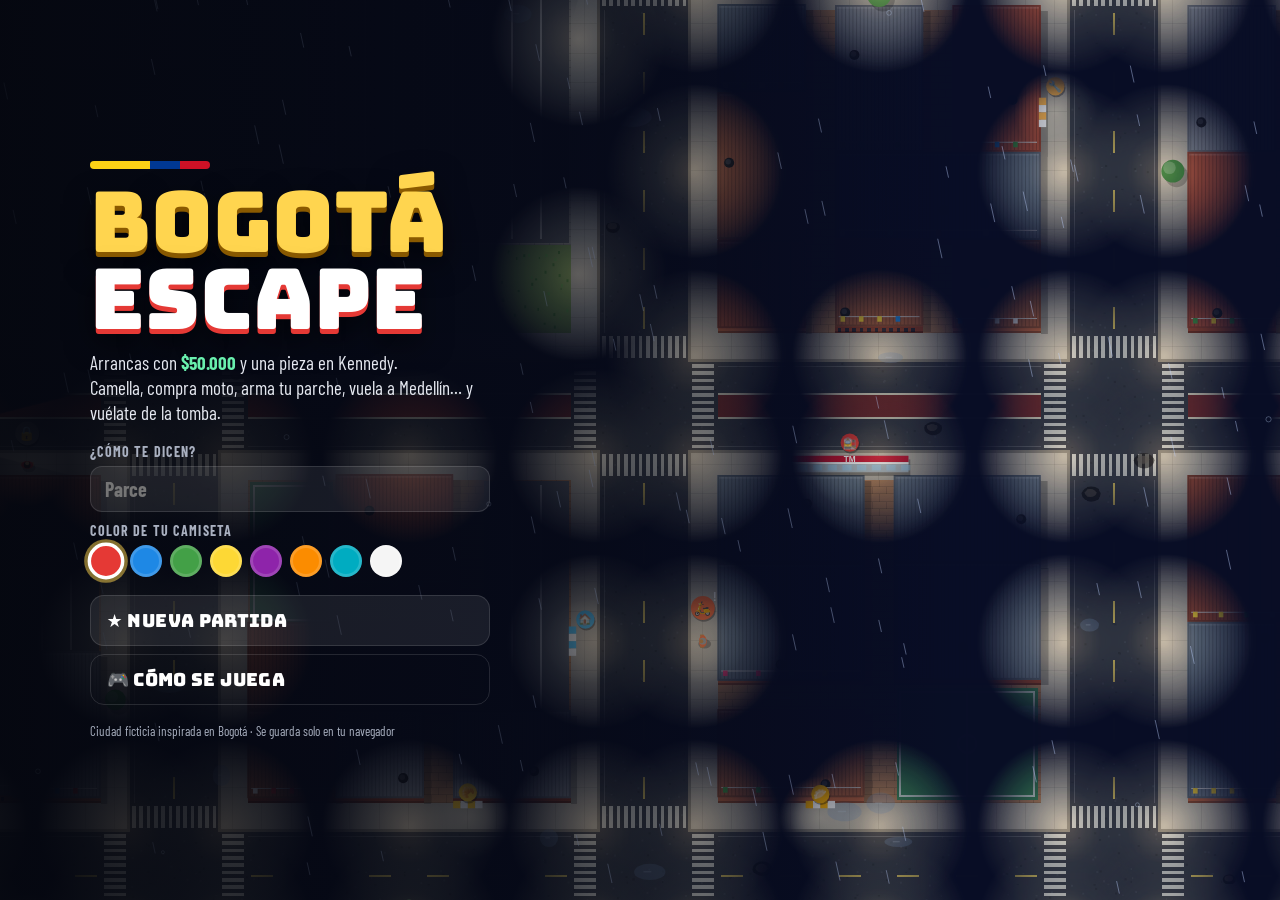
<file: bogota-escape/index.html>
<!DOCTYPE html>
<html lang="es">
<head>
<meta charset="utf-8">
<meta name="viewport" content="width=device-width, initial-scale=1, maximum-scale=1, user-scalable=no, viewport-fit=cover">
<meta name="theme-color" content="#0b0f1a">
<title>Bogotá Escape</title>
<meta name="description" content="Juego top-down de mundo abierto en una Bogotá estilizada: camella, compra moto, abre negocio y vuélate de la policía.">
<link rel="preconnect" href="https://fonts.googleapis.com">
<link rel="stylesheet" href="https://fonts.googleapis.com/css2?family=Bungee&family=Barlow+Condensed:wght@500;600;700;800&display=swap">
<link rel="stylesheet" href="style.css">
</head>
<body>
<canvas id="game"></canvas>

<!-- ===================== HUD ===================== -->
<div id="hud" hidden>
  <div id="hud-left" class="glass">
    <div class="h-top"><span id="h-name">Parce</span><span id="h-wanted" class="wanted"></span></div>
    <div id="h-money" class="h-money">$50.000</div>
    <div class="bar"><span>❤️</span><div class="track"><div id="h-health" class="fill health"></div></div></div>
    <div class="bar"><span>⚡</span><div class="track"><div id="h-energy" class="fill energy"></div></div></div>
    <div class="h-rep">⭐ <b id="h-rep">0</b> <small id="h-next"></small></div>
    <div id="h-weapon" class="h-weapon"></div>
    <div id="escape-bar" hidden><span>Perdiendo a la policía…</span><div class="track"><div id="escape-fill" class="fill"></div></div></div>
  </div>

  <div id="hud-mission" class="glass" hidden>
    <div id="m-title" class="m-title"></div>
    <div id="m-text" class="m-text"></div>
    <div class="m-row"><span id="m-extra" class="m-extra"></span><span id="m-timer" class="m-timer"></span></div>
    <div id="m-hint" class="m-hint"></div>
  </div>

  <div id="hud-right" class="glass">
    <div id="h-clock" class="h-clock">7:00 a.m.</div>
    <div class="h-sub"><span id="h-day">Día 1</span> · <span id="h-weather"></span></div>
  </div>
  <div id="toasts"></div>

  <div id="minimap-wrap" class="glass">
    <canvas id="minimap"></canvas>
    <div id="mm-addr"></div>
  </div>

  <div id="veh-box" class="glass" hidden>
    <div id="v-name" class="v-name"></div>
    <div class="v-speed"><b id="v-speed">0</b><small>km/h</small></div>
    <div class="track"><div id="v-hp" class="fill vhp"></div></div>
    <div id="v-extra" class="v-extra"></div>
  </div>

  <div id="prompt" hidden></div>
  <div id="banner" hidden><div class="b-title"></div><div class="b-sub"></div></div>
  <div id="district-banner" hidden><div class="db-name"></div><div class="db-tag"></div></div>
</div>

<div id="overlay" hidden><div class="ov-title"></div><div class="ov-sub"></div></div>
<div id="fade"></div>
<div id="menu" hidden></div>

<div id="bigmap" hidden>
  <canvas id="bigmap-canvas"></canvas>
  <div class="bm-bar">
    <b id="bm-title">🗺️ Mapa de Bogotá</b>
    <span>Arrastra para moverte · rueda o pellizco para zoom · toca para poner destino</span>
    <button id="bm-out" class="bm-btn" aria-label="Alejar">－</button>
    <button id="bm-in" class="bm-btn" aria-label="Acercar">＋</button>
    <button id="bm-me" class="bm-btn" aria-label="Centrar en mí">📍</button>
    <button class="bm-close">Cerrar (M)</button>
  </div>
</div>

<!-- ===================== TÍTULO ===================== -->
<div id="title">
  <div class="t-card">
    <div class="t-flag"><i></i><i></i><i></i></div>
    <h1>BOGOTÁ<br><span>ESCAPE</span></h1>
    <p class="t-tag">Arrancas con <b>$50.000</b> y una pieza en Kennedy.<br>Camella, compra moto, arma tu parche, vuela a Medellín… y vuélate de la tomba.</p>
    <label class="t-label" for="name-input">¿Cómo te dicen?</label>
    <input id="name-input" maxlength="14" placeholder="Parce" autocomplete="off" spellcheck="false">
    <div class="t-label">Color de tu camiseta</div>
    <div id="swatches"></div>
    <button id="btn-continue" class="t-btn primary" hidden>▶ Continuar<small></small></button>
    <button id="btn-new" class="t-btn">★ Nueva partida</button>
    <button id="btn-help" class="t-btn ghost">🎮 Cómo se juega</button>
    <div id="help" hidden>
      <div class="ctl-grid">
        <b>WASD / Flechas</b><span>Caminar y manejar</span>
        <b>Shift</b><span>Correr</span>
        <b>F</b><span>Subir/bajar de vehículos (o robarlos…)</span>
        <b>E</b><span>Hablar, comprar, esconderse</span>
        <b>Espacio</b><span>Freno de mano</span>
        <b>H</b><span>Pitar</span>
        <b>C</b><span>Celular (domicilios)</span>
        <b>Clic / Ctrl / J</b><span>Atacar · <b>Q</b> cambiar arma</span>
        <b>R</b><span>Cambiar emisora (reguetón, cumbia, salsa, champeta)</span>
        <b>M</b><span>Mapa · <b>Esc</b> Pausa</span>
      </div>
      <p>Haz misiones para ganar <b>plata</b> y <b>reputación ⭐</b>. Con reputación desbloqueas barrios nuevos (Chapinero, Suba, El Dorado, Zona T, Usaquén) y misiones mejor pagadas. Si cometes delitos, la policía te persigue: escóndete o pierde su rastro.</p>
    </div>
    <div class="t-foot">Ciudad ficticia inspirada en Bogotá · Se guarda solo en tu navegador</div>
  </div>
</div>

<!-- ===================== CONTROLES TÁCTILES ===================== -->
<div id="touch" hidden>
  <div id="joy"><div id="joy-knob"></div></div>
  <div class="t-btns">
    <button data-k="e" class="tb big">E<small>Acción</small></button>
    <button data-k="f" class="tb big">🚗<small>Subir</small></button>
    <button data-k="space" class="tb">🏃<small>Correr/Freno</small></button>
    <button data-k="h" class="tb">📯<small>Pito</small></button>
    <button data-k="fire" class="tb">🔫<small>Atacar</small></button>
    <button data-k="q" class="tb">🔄<small>Arma</small></button>
  </div>
  <div class="t-top">
    <button data-k="c" class="tb sm">📱</button>
    <button data-k="m" class="tb sm">🗺️</button>
    <button data-k="esc" class="tb sm">⏸</button>
  </div>
</div>

<script src="game.js"></script>
</body>
</html>
</file>
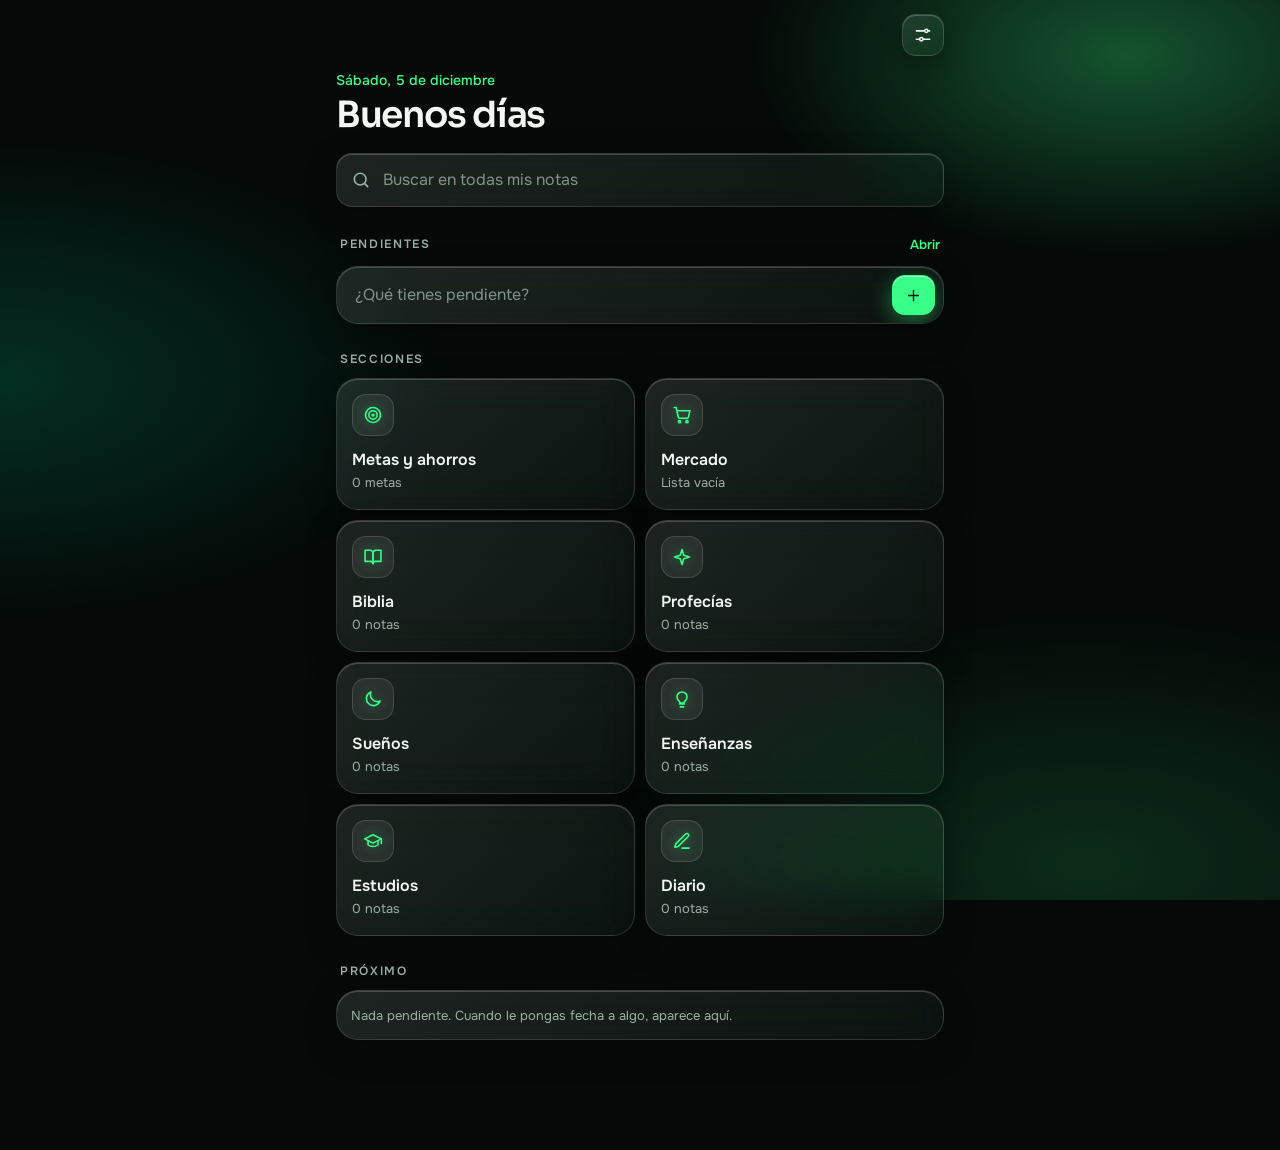
<file: cerebro/index.html>
<!doctype html>
<html lang="es">
<head>
<meta charset="utf-8">
<meta name="viewport" content="width=device-width, initial-scale=1, viewport-fit=cover">
<meta name="theme-color" content="#050a08">
<meta name="apple-mobile-web-app-capable" content="yes">
<meta name="mobile-web-app-capable" content="yes">
<meta name="apple-mobile-web-app-title" content="Mi Cerebro">
<meta name="apple-mobile-web-app-status-bar-style" content="default">
<link rel="manifest" href="manifest.webmanifest">
<link rel="icon" href="icon-192.png">
<link rel="apple-touch-icon" href="icon-192.png">
<title>Mi Segundo Cerebro</title>
<meta name="claude:viewport-fit-sides" content="cover">
<link rel="preconnect" href="https://fonts.googleapis.com">
<link rel="stylesheet" href="https://fonts.googleapis.com/css2?family=Sora:wght@500;600&family=Onest:wght@400;500;600&display=swap">
<style>
  /* Liquid glass: fondo oscuro con luces verdes, superficies de vidrio esmerilado y un solo acento verde neón. */
  :root {
    --bg: #050a08;
    --ink: #f2f7f4;
    --muted: #9db0a6;
    --glass: linear-gradient(140deg, rgba(255,255,255,.11), rgba(255,255,255,.035));
    --glass-solid: rgba(18,28,23,.78);
    --edge: rgba(255,255,255,.13);
    --hi: rgba(255,255,255,.2);
    --line: rgba(255,255,255,.09);
    --field: rgba(255,255,255,.07);
    --check: rgba(255,255,255,.32);
    --neon: #39ff88;
    --neon-ink: #39ff88;
    --on-neon: #03140a;
    --glow: rgba(57,255,136,.42);
    --blob1: rgba(57,255,136,.30);
    --blob2: rgba(0,214,170,.18);
    --blob3: rgba(57,255,136,.14);
    --head: rgba(5,10,8,.55);
    --scrim: rgba(0,0,0,.5);
    --shadow: 0 10px 30px rgba(0,0,0,.35);
    --good: #39ff88;
    --warn: #ffd166;
    --bad: #ff7272;
    --display: "Sora", system-ui, -apple-system, sans-serif;
    --text: "Onest", system-ui, -apple-system, "Segoe UI", sans-serif;
    --r: 22px;
    color-scheme: dark;
  }
  @media (prefers-color-scheme: light) {
    :root:not([data-theme="dark"]) {
      --bg: #e8efeb; --ink: #0b1510; --muted: #5a6a62;
      --glass: linear-gradient(140deg, rgba(255,255,255,.82), rgba(255,255,255,.5)); --glass-solid: rgba(250,253,251,.86);
      --edge: rgba(255,255,255,.9); --hi: rgba(255,255,255,.95); --line: rgba(11,21,16,.08); --field: rgba(255,255,255,.6);
      --check: rgba(11,21,16,.25); --neon-ink: #07964a; --glow: rgba(57,255,136,.35);
      --blob1: rgba(57,255,136,.38); --blob2: rgba(0,214,170,.2); --blob3: rgba(57,255,136,.2);
      --head: rgba(232,239,235,.6); --scrim: rgba(10,20,15,.3); --shadow: 0 8px 26px rgba(20,50,35,.09);
      --good: #07964a; --warn: #a86a12; --bad: #c2453c;
      color-scheme: light;
    }
  }
  :root[data-theme="light"] {
    --bg: #e8efeb; --ink: #0b1510; --muted: #5a6a62;
    --glass: linear-gradient(140deg, rgba(255,255,255,.82), rgba(255,255,255,.5)); --glass-solid: rgba(250,253,251,.86);
    --edge: rgba(255,255,255,.9); --hi: rgba(255,255,255,.95); --line: rgba(11,21,16,.08); --field: rgba(255,255,255,.6);
    --check: rgba(11,21,16,.25); --neon-ink: #07964a; --glow: rgba(57,255,136,.35);
    --blob1: rgba(57,255,136,.38); --blob2: rgba(0,214,170,.2); --blob3: rgba(57,255,136,.2);
    --head: rgba(232,239,235,.6); --scrim: rgba(10,20,15,.3); --shadow: 0 8px 26px rgba(20,50,35,.09);
    --good: #07964a; --warn: #a86a12; --bad: #c2453c;
    color-scheme: light;
  }
  * { box-sizing: border-box; }
  [hidden] { display: none !important; }
  html, body { margin: 0; }
  body {
    background: var(--bg); color: var(--ink); font-family: var(--text);
    font-size: 16px; line-height: 1.5; min-height: 100vh;
    -webkit-font-smoothing: antialiased; -webkit-tap-highlight-color: transparent;
  }
  /* Luces de fondo que se ven a través del vidrio */
  #fx {
    position: fixed; inset: 0; z-index: 0; pointer-events: none;
    background:
      radial-gradient(42% 32% at 88% 6%, var(--blob1), transparent 70%),
      radial-gradient(50% 38% at 0% 42%, var(--blob2), transparent 70%),
      radial-gradient(55% 40% at 85% 96%, var(--blob3), transparent 70%);
  }
  header, main { position: relative; z-index: 1; }
  body::before { content: ""; position: fixed; inset: 0 0 auto; height: env(safe-area-inset-top, 0px); z-index: 10; background: var(--head); backdrop-filter: blur(20px); -webkit-backdrop-filter: blur(20px); }
  button, input, textarea, select { font: inherit; color: inherit; }
  button { cursor: pointer; }
  ::placeholder { color: var(--muted); opacity: .8; }
  :focus-visible { outline: 2px solid var(--neon); outline-offset: 2px; }
  svg.i { width: 20px; height: 20px; fill: none; stroke: currentColor; stroke-width: 1.9; stroke-linecap: round; stroke-linejoin: round; flex: none; }

  /* El vidrio: degradado translúcido, desenfoque, borde de luz arriba */
  .icon-btn, .search input, .tile, .panel, .card, .chip, .btn, .adder {
    background: var(--glass);
    -webkit-backdrop-filter: blur(22px) saturate(170%); backdrop-filter: blur(22px) saturate(170%);
    border: 1px solid var(--edge);
    box-shadow: inset 0 1px 0 var(--hi), var(--shadow);
  }

  .wrap { max-width: 640px; margin: 0 auto; padding-left: max(16px, env(safe-area-inset-left, 0px)); padding-right: max(16px, env(safe-area-inset-right, 0px)); }

  /* Encabezado */
  header { position: sticky; top: env(safe-area-inset-top, 0px); z-index: 5; transition: background .2s; }
  header.scrolled { background: var(--head); -webkit-backdrop-filter: blur(20px) saturate(160%); backdrop-filter: blur(20px) saturate(160%); }
  header .wrap { display: flex; align-items: center; gap: 10px; padding-block: 14px 10px; }
  .htitle { flex: 1; min-width: 0; }
  .htitle h1 { font-family: var(--display); font-weight: 600; font-size: 22px; letter-spacing: -.02em; margin: 0; line-height: 1.2; white-space: nowrap; overflow: hidden; text-overflow: ellipsis; }
  .htitle p { margin: 0; color: var(--muted); font-size: 13px; }
  .icon-btn { width: 42px; height: 42px; border-radius: 14px; display: grid; place-items: center; color: var(--ink); flex: none; }
  .hero { padding-block: 4px 18px; }
  .hero p { margin: 0; color: var(--neon-ink); font-size: 14px; font-weight: 500; }
  .hero p::first-letter, .month::first-letter { text-transform: uppercase; }
  .hero h1 { font-family: var(--display); font-weight: 600; font-size: 36px; letter-spacing: -.035em; line-height: 1.1; margin: 4px 0 0; text-wrap: balance; }

  main { padding-bottom: calc(110px + env(safe-area-inset-bottom, 0px)); }

  .search { position: relative; margin-bottom: 8px; }
  .search svg { position: absolute; left: 15px; top: 50%; transform: translateY(-50%); color: var(--muted); z-index: 1; }
  .search input { width: 100%; border-radius: 16px; padding: 14px 14px 14px 46px; outline: none; font-size: 16px; }
  .search input:focus { border-color: var(--neon); }

  .label { display: flex; justify-content: space-between; align-items: center; margin: 26px 4px 10px; }
  .label h2 { margin: 0; font-size: 12px; font-weight: 600; text-transform: uppercase; letter-spacing: .14em; color: var(--muted); }
  .label span { font-size: 13px; color: var(--muted); }
  .more { border: 0; background: none; color: var(--neon-ink); font-weight: 600; font-size: 13px; padding: 2px 0; }

  /* Ícono de sección: trazo neón sobre vidrio */
  .chip-i {
    width: 42px; height: 42px; border-radius: 14px; display: grid; place-items: center; flex: none;
    color: var(--neon-ink); background: var(--field); border: 1px solid var(--edge);
  }
  .chip-i svg { filter: drop-shadow(0 0 6px var(--glow)); }
  .chip-i.sm { width: 34px; height: 34px; border-radius: 11px; }
  .chip-i.sm svg { width: 17px; height: 17px; }

  .grid { display: grid; grid-template-columns: repeat(2, minmax(0, 1fr)); gap: 10px; }
  .tile { border-radius: var(--r); padding: 15px; text-align: left; display: flex; flex-direction: column; gap: 14px; transition: transform .12s; }
  .tile:active { transform: scale(.97); }
  .tile b { display: block; font-weight: 600; font-size: 16px; line-height: 1.25; }
  .tile small { color: var(--muted); font-size: 13px; }

  .panel { border-radius: var(--r); overflow: hidden; }
  .rowlink { display: flex; align-items: center; gap: 12px; padding: 12px 14px; border: 0; background: none; width: 100%; text-align: left; }
  .rowlink + .rowlink { border-top: 1px solid var(--line); }
  .rowlink .txt { flex: 1; min-width: 0; }
  .rowlink .txt b { display: block; font-weight: 600; white-space: nowrap; overflow: hidden; text-overflow: ellipsis; }
  .rowlink .txt small { color: var(--muted); font-size: 13px; }
  .rowlink .sub { display: flex; flex-wrap: wrap; align-items: center; gap: 4px 8px; margin-top: 4px; }

  .card { border-radius: var(--r); padding: 16px; display: block; width: 100%; text-align: left; margin-bottom: 10px; }
  button.card:active { transform: scale(.99); }
  .card h3 { margin: 0; font-size: 17px; font-weight: 600; line-height: 1.35; overflow-wrap: anywhere; }
  .card .prev { margin: 6px 0 0; color: var(--muted); font-size: 15px; white-space: pre-wrap; overflow-wrap: anywhere;
    display: -webkit-box; -webkit-line-clamp: 3; -webkit-box-orient: vertical; overflow: hidden; }
  .card .verse { font-style: italic; }
  .foot { display: flex; flex-wrap: wrap; gap: 6px; align-items: center; margin-top: 12px; font-size: 13px; color: var(--muted); }
  .eyebrow { display: flex; align-items: center; gap: 6px; font-size: 13px; color: var(--muted); margin-bottom: 6px; }
  .eyebrow i { width: 6px; height: 6px; border-radius: 50%; background: var(--neon); box-shadow: 0 0 8px var(--glow); }

  .pill {
    display: inline-flex; align-items: center; gap: 5px; border-radius: 999px; padding: 3px 10px;
    font-size: 12.5px; font-weight: 500; background: var(--field); border: 1px solid var(--line); color: var(--ink); white-space: nowrap;
  }
  .pill svg { width: 13px; height: 13px; }
  .pill.ok { color: var(--good); border-color: color-mix(in srgb, var(--good) 40%, transparent); }
  .pill.warn { color: var(--warn); border-color: color-mix(in srgb, var(--warn) 40%, transparent); }
  .pill.late { color: var(--bad); border-color: color-mix(in srgb, var(--bad) 40%, transparent); }

  .month { font-size: 13px; font-weight: 600; color: var(--muted); margin: 22px 4px 8px; }
  .month:first-child { margin-top: 4px; }

  .chips { display: flex; gap: 8px; overflow-x: auto; padding: 2px 2px 6px; margin-bottom: 6px; scrollbar-width: none; }
  .chip { border-radius: 999px; padding: 7px 15px; white-space: nowrap; font-size: 14px; font-weight: 500; }
  .chip.on, .btn.main {
    background: var(--neon); color: var(--on-neon); border-color: transparent;
    box-shadow: inset 0 1px 0 rgba(255,255,255,.5), 0 6px 22px var(--glow);
  }

  .empty { text-align: center; color: var(--muted); padding: 48px 24px; }
  .empty .chip-i { width: 58px; height: 58px; border-radius: 19px; margin: 0 auto 14px; }
  .empty .chip-i svg { width: 26px; height: 26px; }
  .empty b { display: block; color: var(--ink); font-size: 17px; font-weight: 600; margin-bottom: 4px; }

  /* Metas */
  .amount { display: flex; align-items: baseline; gap: 8px; flex-wrap: wrap; margin-top: 14px; }
  .amount strong { font-family: var(--display); font-size: 30px; font-weight: 600; letter-spacing: -.03em; font-variant-numeric: tabular-nums; color: var(--neon-ink); text-shadow: 0 0 22px var(--glow); }
  .amount span { color: var(--muted); font-size: 14px; }
  .amount em { margin-left: auto; font-style: normal; font-weight: 600; font-variant-numeric: tabular-nums; }
  .bar { height: 8px; background: var(--field); border-radius: 99px; overflow: hidden; margin: 10px 0 2px; }
  .bar > i { display: block; height: 100%; background: var(--neon); border-radius: 99px; box-shadow: 0 0 12px var(--glow); transition: width .4s; }
  .plan { background: var(--field); border: 1px solid var(--line); border-radius: 14px; padding: 11px 13px; font-size: 14px; margin-top: 12px; line-height: 1.55; }
  .plan b { font-variant-numeric: tabular-nums; }
  .why { margin: 4px 0 0; color: var(--muted); font-size: 15px; }

  .checks { list-style: none; padding: 0; margin: 12px 0 0; }
  .checks li { display: flex; align-items: center; gap: 12px; padding: 11px 0; border-top: 1px solid var(--line); }
  .checks li span { flex: 1; min-width: 0; overflow-wrap: anywhere; }
  .checks li small { color: var(--muted); font-size: 13px; }
  .checks .done span { text-decoration: line-through; color: var(--muted); }
  .checks .tap { flex: 1; min-width: 0; border: 0; background: none; padding: 0; text-align: left; display: flex; flex-direction: column; align-items: flex-start; gap: 5px; }
  .checks .tap span { flex: none; }
  input[type="checkbox"] {
    appearance: none; -webkit-appearance: none; width: 24px; height: 24px; margin: 0; border-radius: 50%;
    border: 2px solid var(--check); background: transparent; flex: none; display: grid; place-items: center; transition: background .15s, box-shadow .15s;
  }
  input[type="checkbox"]:checked { background: var(--neon); border-color: var(--neon); box-shadow: 0 0 12px var(--glow); }
  input[type="checkbox"]:checked::after {
    content: ""; width: 6px; height: 11px; border: solid var(--on-neon); border-width: 0 2.5px 2.5px 0; transform: translateY(-1px) rotate(45deg);
  }

  .actions { display: flex; gap: 8px; flex-wrap: wrap; margin-top: 14px; }
  .btn { border-radius: 14px; padding: 10px 15px; font-weight: 600; font-size: 15px; display: inline-flex; align-items: center; gap: 7px; }
  .btn svg { width: 17px; height: 17px; }
  .btn.danger { color: var(--bad); }
  .btn.full { width: 100%; justify-content: center; padding: 15px; font-size: 16px; border-radius: 16px; }
  .btn.text { border: 0; background: none; box-shadow: none; -webkit-backdrop-filter: none; backdrop-filter: none; padding: 10px 4px; }

  /* Mercado y pendientes */
  .adder { display: flex; flex-wrap: wrap; gap: 8px; border-radius: 18px; padding: 6px; margin-bottom: 10px; }
  .adder:focus-within { border-color: var(--neon); }
  .adder input { flex: 1; min-width: 0; border: 0; background: none; padding: 8px 10px; outline: none; font-size: 16px; }
  .adder input.qty { flex: 0 0 72px; border-left: 1px solid var(--line); }
  .adder .btn { padding: 8px 12px; border-radius: 13px; }
  .whenrow { flex: 1 1 100%; display: flex; align-items: center; gap: 8px; border-top: 1px solid var(--line); padding: 8px 8px 2px; color: var(--muted); font-size: 14px; }
  .whenrow svg { width: 17px; height: 17px; }
  .whenrow span { white-space: nowrap; }
  .adder .whenrow input { flex: 1; min-width: 0; background: var(--field); border-radius: 10px; padding: 6px 8px; font-size: 14px; }
  .todo-home .adder { margin: 0; border: 0; border-radius: 0; background: none; box-shadow: none; -webkit-backdrop-filter: none; backdrop-filter: none; padding: 8px; }
  .todo-home .checks { margin: 0; padding: 0 14px; border-top: 1px solid var(--line); }
  .todo-home .checks li:first-child { border-top: 0; }
  .when { display: flex; flex-wrap: wrap; align-items: center; gap: 10px 12px; padding: 12px 14px; }
  .when .txt { flex: 1 0 auto; }
  .when .txt b { display: block; font-weight: 600; font-size: 15px; white-space: nowrap; }
  .when input { flex: 1 1 170px; min-width: 0; border: 0; background: var(--field); border-radius: 10px; padding: 8px 10px; font-size: 14px; }
  .list { padding: 0 14px; }
  .list .checks { margin: 0; }
  .list .checks li:first-child { border-top: 0; }
  .x { border: 0; background: none; color: var(--muted); padding: 4px; display: grid; place-items: center; }
  .x svg { width: 17px; height: 17px; }

  .fab {
    position: fixed; right: max(18px, env(safe-area-inset-right, 0px)); bottom: calc(22px + env(safe-area-inset-bottom, 0px)); z-index: 6;
    height: 56px; padding: 0 22px 0 18px; border-radius: 20px; border: 0; background: var(--neon); color: var(--on-neon);
    display: flex; align-items: center; gap: 8px; font-weight: 600; font-size: 16px;
    box-shadow: inset 0 1px 0 rgba(255,255,255,.55), 0 10px 32px var(--glow);
  }
  .fab svg { width: 22px; height: 22px; }

  /* Hoja inferior para formularios */
  .sheet-bg { position: fixed; inset: 0; background: var(--scrim); z-index: 20; display: none; align-items: flex-end; justify-content: center; }
  .sheet-bg.open { display: flex; }
  .sheet {
    background: var(--glass-solid); -webkit-backdrop-filter: blur(30px) saturate(170%); backdrop-filter: blur(30px) saturate(170%);
    border: 1px solid var(--edge); border-bottom: 0; box-shadow: inset 0 1px 0 var(--hi);
    width: 100%; max-width: 640px; max-height: 92vh; overflow-y: auto;
    border-radius: 28px 28px 0 0; padding: 10px max(18px, env(safe-area-inset-right, 0px)) calc(22px + env(safe-area-inset-bottom, 0px)) max(18px, env(safe-area-inset-left, 0px));
    animation: up .24s cubic-bezier(.2,.8,.2,1);
  }
  @keyframes up { from { transform: translateY(30px); opacity: .4; } }
  @media (prefers-reduced-motion: reduce) { .sheet { animation: none; } .tile, .bar > i { transition: none; } }
  .grab { width: 38px; height: 5px; border-radius: 9px; background: var(--check); margin: 0 auto 14px; }
  .shead { display: flex; align-items: center; gap: 12px; margin-bottom: 18px; }
  .shead h2 { flex: 1; margin: 0; font-family: var(--display); font-weight: 600; font-size: 21px; letter-spacing: -.02em; line-height: 1.25; text-wrap: balance; }
  .field { display: block; margin-bottom: 14px; }
  .field > span { display: block; font-size: 13px; font-weight: 600; color: var(--muted); margin-bottom: 6px; }
  .field input, .field textarea, .field select {
    width: 100%; border: 1px solid var(--line); background: var(--field); border-radius: 14px; padding: 12px 13px; outline: none; font-size: 16px;
  }
  .field select option { background: var(--bg); color: var(--ink); }
  .field input:focus, .field textarea:focus, .field select:focus { border-color: var(--neon); box-shadow: 0 0 0 3px color-mix(in srgb, var(--neon) 18%, transparent); }
  .field textarea { min-height: 130px; resize: vertical; line-height: 1.5; }
  .field textarea.short { min-height: 84px; }
  .two { display: grid; grid-template-columns: repeat(2, minmax(0, 1fr)); gap: 10px; }
  .hint { color: var(--muted); font-size: 13px; margin: -4px 0 14px; }
  .cal { display: inline-flex; align-items: center; gap: 6px; color: var(--neon-ink); font-weight: 600; font-size: 14px; text-decoration: none; margin: -2px 0 16px; }
  .cal svg { width: 16px; height: 16px; }
  .sheet .row { display: flex; gap: 8px; flex-wrap: wrap; }
  .sheet .center { justify-content: center; margin-top: 6px; }
  .setting { padding: 14px 0; border-top: 1px solid var(--line); }
  .setting h3 { margin: 0 0 4px; font-size: 15px; font-weight: 600; }
  .setting p { margin: 0 0 12px; color: var(--muted); font-size: 14px; }

  .toast {
    position: fixed; left: 50%; bottom: calc(96px + env(safe-area-inset-bottom, 0px)); transform: translateX(-50%);
    background: var(--glass-solid); -webkit-backdrop-filter: blur(24px); backdrop-filter: blur(24px);
    border: 1px solid color-mix(in srgb, var(--neon) 45%, transparent); color: var(--ink);
    padding: 11px 18px; border-radius: 16px; z-index: 30;
    font-weight: 500; font-size: 15px; max-width: calc(100% - 32px); display: none; box-shadow: 0 8px 28px rgba(0,0,0,.25), 0 0 18px var(--glow);
  }
  .toast.show { display: block; }
</style>
</head>
<body>
<div id="fx" aria-hidden="true"></div>
<header><div class="wrap" id="head"></div></header>
<main class="wrap" id="view"></main>
<button class="fab" id="fab" hidden></button>
<div class="sheet-bg" id="sheetBg"><div class="sheet" id="sheet"></div></div>
<div class="toast" id="toast" role="status"></div>
<input type="file" id="importFile" accept="application/json" hidden>

<script>
// ---------- Íconos (trazos sencillos) ----------
const ICONS = {
  target: '<circle cx="12" cy="12" r="9"/><circle cx="12" cy="12" r="5"/><circle cx="12" cy="12" r="1"/>',
  cart: '<circle cx="9" cy="20" r="1.3"/><circle cx="18" cy="20" r="1.3"/><path d="M2.5 3h2.6l2.4 11.4a2 2 0 0 0 2 1.6h8.2a2 2 0 0 0 2-1.5L21.5 7H6"/>',
  book: '<path d="M2.5 4h6a3.5 3.5 0 0 1 3.5 3.5V20a2.7 2.7 0 0 0-2.7-2.7H2.5z"/><path d="M21.5 4h-6A3.5 3.5 0 0 0 12 7.5V20a2.7 2.7 0 0 1 2.7-2.7h6.8z"/>',
  spark: '<path d="M12 3l2.1 6.9L21 12l-6.9 2.1L12 21l-2.1-6.9L3 12l6.9-2.1z"/>',
  moon: '<path d="M20.5 14.5A8.5 8.5 0 0 1 9.5 3.5a8.5 8.5 0 1 0 11 11z"/>',
  bulb: '<path d="M9 18h6M10 21.5h4"/><path d="M8.5 14.5C7 13.3 6 11.6 6 9.5a6 6 0 1 1 12 0c0 2.1-1 3.8-2.5 5-.6.5-1 1.2-1 2v.5h-5v-.5c0-.8-.4-1.5-1-2z"/>',
  cap: '<path d="M22 9.5 12 4.5 2 9.5l10 5z"/><path d="M6 11.5v5c3.3 2.7 8.7 2.7 12 0v-5M22 9.5V15"/>',
  pen: '<path d="M12 20.5h8.5"/><path d="M16.4 3.6a2.1 2.1 0 0 1 3 3L7.5 18.5l-4 1 1-4z"/>',
  back: '<path d="M15 5l-7 7 7 7"/>',
  sliders: '<path d="M4 7h10M18 7h2M4 17h4M12 17h8"/><circle cx="16" cy="7" r="2"/><circle cx="10" cy="17" r="2"/>',
  plus: '<path d="M12 5v14M5 12h14"/>',
  search: '<circle cx="11" cy="11" r="7"/><path d="m20 20-3.6-3.6"/>',
  clock: '<circle cx="12" cy="12" r="9"/><path d="M12 7.5V12l3 2"/>',
  flag: '<path d="M5 21V4M5 4.5c4-2.5 7 2.5 14 0v9c-7 2.5-10-2.5-14 0"/>',
  x: '<path d="M17 7 7 17M7 7l10 10"/>',
  cal: '<rect x="3.5" y="5" width="17" height="15.5" rx="3"/><path d="M8 3v4M16 3v4M3.5 10h17"/>',
  trash: '<path d="M4 7h16M10 11v6M14 11v6M6 7l1 12a2 2 0 0 0 2 2h6a2 2 0 0 0 2-2l1-12M9 7V4.5h6V7"/>',
  coins: '<ellipse cx="9" cy="7" rx="6" ry="3"/><path d="M3 7v5c0 1.7 2.7 3 6 3s6-1.3 6-3V7"/><path d="M9 15v2c0 1.7 2.7 3 6 3s6-1.3 6-3v-5c0-1.7-2.7-3-6-3"/>',
  edit: '<path d="M4 20h4L19 9l-4-4L4 16z"/>',
  list: '<path d="M9 6h11M9 12h11M9 18h11M4.5 6h.01M4.5 12h.01M4.5 18h.01"/>',
  check: '<rect x="3.5" y="3.5" width="17" height="17" rx="5"/><path d="m8.5 12 2.5 2.5 5-5"/>',
};
const ic = (name, cls = 'i') => `<svg class="${cls}" viewBox="0 0 24 24" aria-hidden="true">${ICONS[name]}</svg>`;

// ---------- Secciones ----------
// Cada sección de notas define sus propios campos; "metas" y "mercado" tienen pantallas especiales.
const SECTIONS = {
  pendientes: { name: 'Pendientes',      icon: 'check',  c: '#39ff88', special: true },
  metas:      { name: 'Metas y ahorros', icon: 'target', c: '#3d7a5e', special: true },
  mercado:    { name: 'Mercado',         icon: 'cart',   c: '#b0673f', special: true },
  biblia:     { name: 'Biblia',          icon: 'book',   c: '#6f5a9a', add: 'Nuevo estudio bíblico',
                fields: [
                  { k: 'ref', label: 'Cita (ej. Salmo 23:1-4)', title: true },
                  { k: 'verse', label: 'El versículo', type: 'area', small: true },
                  { k: 'body', label: 'Lo que Dios me enseñó', type: 'area' },
                ] },
  profecias:  { name: 'Profecías',       icon: 'spark',  c: '#3f7391', add: 'Nueva profecía',
                fields: [
                  { k: 'title', label: 'Título', title: true },
                  { k: 'who', label: '¿Quién la dio? ¿Dónde?' },
                  { k: 'when', label: 'Fecha en que la recibí', type: 'date' },
                  { k: 'status', label: 'Estado', type: 'select', options: ['Esperando', 'En proceso', 'Cumplida'], filter: true },
                  { k: 'body', label: 'La profecía', type: 'area' },
                ] },
  suenos:     { name: 'Sueños',          icon: 'moon',   c: '#4f5b8c', add: 'Nuevo sueño',
                fields: [
                  { k: 'title', label: 'Título del sueño', title: true },
                  { k: 'body', label: '¿Qué soñé?', type: 'area' },
                  { k: 'meaning', label: 'Interpretación o enseñanza', type: 'area', small: true },
                ] },
  ensenanzas: { name: 'Enseñanzas',      icon: 'bulb',   c: '#a8874a', add: 'Nueva enseñanza',
                fields: [
                  { k: 'title', label: 'La enseñanza en una frase', title: true },
                  { k: 'source', label: '¿De quién o de dónde la aprendí?' },
                  { k: 'body', label: 'Detalles', type: 'area' },
                ] },
  estudios:   { name: 'Estudios',        icon: 'cap',    c: '#a4566a', add: 'Nuevo apunte',
                fields: [
                  { k: 'subject', label: 'Materia', type: 'list', filter: true },
                  { k: 'title', label: 'Tema', title: true },
                  { k: 'body', label: 'Apuntes', type: 'area' },
                ] },
  diario:     { name: 'Diario',          icon: 'pen',    c: '#3e7f7a', add: 'Escribir en el diario',
                fields: [
                  { k: 'mood', label: '¿Cómo me siento?', type: 'select', options: ['😀 Feliz', '🙏 Agradecido', '😌 En paz', '😐 Normal', '😔 Triste', '😤 Estresado'], filter: true },
                  { k: 'title', label: 'Título (opcional)', title: true },
                  { k: 'body', label: '¿Qué pasó hoy?', type: 'area' },
                ] },
};
const secIcon = (k, cls = '') => `<span class="chip-i ${cls}" style="--c:${SECTIONS[k].c}">${ic(SECTIONS[k].icon)}</span>`;

// ---------- Datos ----------
const KEY = 'segundoCerebro.v1';
let db;
try { db = JSON.parse(localStorage.getItem(KEY)); } catch (e) {}
db = Object.assign({ notes: [], goals: [], shop: [], todos: [], shopRemind: '', theme: '' }, db || {});
function save() {
  try { localStorage.setItem(KEY, JSON.stringify(db)); }
  catch (e) { toast('No se pudo guardar. Haz una copia de seguridad.'); }
}
const uid = () => Date.now().toString(36) + Math.random().toString(36).slice(2, 7);

// ---------- Utilidades ----------
const $ = s => document.querySelector(s);
const esc = s => String(s ?? '').replace(/[&<>"']/g, c => ({ '&': '&amp;', '<': '&lt;', '>': '&gt;', '"': '&quot;', "'": '&#39;' }[c]));
const money = n => new Intl.NumberFormat('es-CO', { style: 'currency', currency: 'COP', maximumFractionDigits: 0 }).format(n || 0);
const num = v => Number(String(v).replace(/[^\d]/g, '')) || 0;
const toDate = d => new Date(d.length === 10 ? d + 'T00:00' : d);
function fmtDate(d, withTime) {
  if (!d) return '';
  const opt = { day: 'numeric', month: 'short' };
  if (toDate(d).getFullYear() !== new Date().getFullYear()) opt.year = 'numeric';
  if (withTime) Object.assign(opt, { hour: 'numeric', minute: '2-digit' });
  return toDate(d).toLocaleString('es-CO', opt);
}
function daysUntil(d) {
  const t = new Date(d.length === 10 ? d + 'T23:59' : d) - new Date();
  return Math.ceil(t / 86400000);
}
function toast(msg) {
  const t = $('#toast'); t.textContent = msg; t.classList.add('show');
  clearTimeout(toast.t); toast.t = setTimeout(() => t.classList.remove('show'), 2600);
}
// Link para pasar el recordatorio a Google Calendar (así suena aunque la app esté cerrada).
function calLink(text, when, details) {
  const s = new Date(when.length === 10 ? when + 'T08:00' : when);
  const e = new Date(s.getTime() + 30 * 60000);
  const f = d => d.getFullYear() + String(d.getMonth() + 1).padStart(2, '0') + String(d.getDate()).padStart(2, '0') + 'T' +
    String(d.getHours()).padStart(2, '0') + String(d.getMinutes()).padStart(2, '0') + '00';
  return 'https://calendar.google.com/calendar/render?action=TEMPLATE&text=' + encodeURIComponent(text) +
    '&dates=' + f(s) + '/' + f(e) + '&details=' + encodeURIComponent(details || 'Desde Mi Segundo Cerebro');
}
const calA = (text, when, details, label = 'Pasar a Google Calendar') =>
  `<a class="cal" target="_blank" rel="noopener" href="${calLink(text, when, details)}">${ic('cal')}${label}</a>`;
function remindPill(when, icon = 'clock') {
  if (!when) return '';
  const d = daysUntil(when);
  const cls = d < 0 ? 'late' : d <= 2 ? 'warn' : '';
  return `<span class="pill ${cls}">${ic(icon)}${fmtDate(when, when.length > 10)}</span>`;
}
function noteTitle(n) {
  const tf = SECTIONS[n.sec].fields.find(f => f.title);
  return n[tf.k] || (n.body || '').split('\n')[0].slice(0, 60) || 'Sin título';
}
const plural = (n, one, many) => `${n} ${n === 1 ? one : many}`;

// ---------- Navegación ----------
let route = { name: 'home' };
let filter = '';
function go(r) { route = r; filter = ''; render(); window.scrollTo(0, 0); }
window.addEventListener('popstate', () => { if (route.name !== 'home') go({ name: 'home' }); });

function sectionCount(k) {
  if (k === 'metas') return plural(db.goals.length, 'meta', 'metas');
  if (k === 'mercado') { const c = db.shop.filter(i => !i.done).length; return c ? `${c} por comprar` : 'Lista vacía'; }
  if (k === 'pendientes') { const c = db.todos.filter(t => !t.done).length; return c ? `${c} por hacer` : 'Todo al día'; }
  return plural(db.notes.filter(n => n.sec === k).length, 'nota', 'notas');
}
function render() {
  const home = route.name === 'home';
  if (!home) history.replaceState(null, '', '#' + route.name);
  const sec = SECTIONS[route.name];
  $('#head').innerHTML = home
    ? `<div class="htitle"></div><button class="icon-btn" id="menuBtn" aria-label="Opciones">${ic('sliders')}</button>`
    : `<button class="icon-btn" id="back" aria-label="Volver">${ic('back')}</button>
       <div class="htitle"><h1>${sec.name}</h1><p>${sectionCount(route.name)}</p></div>`;
  if (home) $('#menuBtn').onclick = openSettings; else $('#back').onclick = () => go({ name: 'home' });
  const fab = $('#fab');
  fab.hidden = home || route.name === 'mercado' || route.name === 'pendientes';
  fab.innerHTML = ic('plus') + (route.name === 'metas' ? 'Nueva meta' : 'Nueva nota');
  const v = $('#view');
  if (home) v.innerHTML = homeView();
  else if (route.name === 'metas') v.innerHTML = goalsView();
  else if (route.name === 'mercado') v.innerHTML = shopView();
  else if (route.name === 'pendientes') v.innerHTML = todoView();
  else v.innerHTML = notesView(route.name);
  bindView();
}

// ---------- Inicio ----------
function greeting() {
  const h = new Date().getHours();
  return h < 12 ? 'Buenos días' : h < 19 ? 'Buenas tardes' : 'Buenas noches';
}
function upcoming() {
  const list = [];
  db.notes.forEach(n => n.remind && list.push({ when: n.remind, text: noteTitle(n), sec: n.sec }));
  db.goals.forEach(g => {
    if (g.remind) list.push({ when: g.remind, text: g.title, sec: 'metas' });
    if (g.deadline && !goalDone(g)) list.push({ when: g.deadline, text: 'Fecha límite: ' + g.title, sec: 'metas', flag: true });
  });
  if (db.shopRemind) list.push({ when: db.shopRemind, text: 'Ir a mercar', sec: 'mercado' });
  db.todos.forEach(t => !t.done && t.when && list.push({ when: t.when, text: t.text, sec: 'pendientes' }));
  return list.filter(x => daysUntil(x.when) >= -1).sort((a, b) => toDate(a.when) - toDate(b.when)).slice(0, 5);
}
function homeView() {
  const today = new Date().toLocaleDateString('es-CO', { weekday: 'long', day: 'numeric', month: 'long' });
  let h = `<div class="hero"><p>${today}</p><h1>${greeting()}</h1></div>
    <div class="search">${ic('search')}<input id="q" type="search" placeholder="Buscar en todas mis notas" autocomplete="off"></div>
    <div id="results"></div><div id="homeBody">${homeTodos()}
    <div class="label"><h2>Secciones</h2></div>
    <div class="grid">` +
    Object.keys(SECTIONS).filter(k => k !== 'pendientes').map(k => `<button class="tile" data-go="${k}">${secIcon(k)}
      <span><b>${SECTIONS[k].name}</b><small>${sectionCount(k)}</small></span></button>`).join('') + `</div>`;

  const up = upcoming();
  h += `<div class="label"><h2>Próximo</h2></div>`;
  h += up.length
    ? `<div class="panel">` + up.map(x => `<button class="rowlink" data-go="${x.sec}">${secIcon(x.sec, 'sm')}
        <span class="txt"><b>${esc(x.text)}</b><span class="sub">${remindPill(x.when, x.flag ? 'flag' : 'clock')}<small>${SECTIONS[x.sec].name}</small></span></span></button>`).join('') + `</div>`
    : `<div class="panel"><div class="rowlink"><span class="txt"><small>Nada pendiente. Cuando le pongas fecha a algo, aparece aquí.</small></span></div></div>`;

  const active = db.goals.filter(g => g.target && !goalDone(g));
  if (active.length) {
    h += `<div class="label"><h2>Ahorros</h2></div>` + active.slice(0, 3).map(g => {
      const p = pct(g);
      return `<button class="card" data-go="metas" style="--c:${SECTIONS.metas.c}"><h3>${esc(g.title)}</h3>
        <div class="bar"><i style="width:${p}%"></i></div>
        <div class="foot"><span>${money(saved(g))} de ${money(g.target)}</span><span style="margin-left:auto">${p}%</span></div></button>`;
    }).join('');
  }
  return h + `</div>`;
}
function searchResults(q) {
  q = q.trim().toLowerCase();
  if (!q) return '';
  const hits = [];
  db.notes.forEach(n => {
    const text = SECTIONS[n.sec].fields.map(f => n[f.k] || '').join(' ').toLowerCase();
    if (text.includes(q)) hits.push(noteCard(n, true));
  });
  const simple = (k, title) => `<button class="card" data-go="${k}" style="--c:${SECTIONS[k].c}"><div class="eyebrow"><i></i>${SECTIONS[k].name}</div><h3>${esc(title)}</h3></button>`;
  db.goals.forEach(g => { if ((g.title + ' ' + (g.why || '')).toLowerCase().includes(q)) hits.push(simple('metas', g.title)); });
  db.shop.forEach(i => { if (i.name.toLowerCase().includes(q)) hits.push(simple('mercado', i.name)); });
  db.todos.forEach(t => { if (t.text.toLowerCase().includes(q)) hits.push(simple('pendientes', t.text)); });
  return `<div class="label"><h2>${plural(hits.length, 'resultado', 'resultados')}</h2></div>` +
    (hits.join('') || `<div class="empty">No encontré nada con “${esc(q)}”.</div>`);
}

// ---------- Notas (Biblia, Profecías, Sueños, Enseñanzas, Estudios, Diario) ----------
function noteCard(n, showSec) {
  const sec = SECTIONS[n.sec];
  const pills = sec.fields.filter(f => !f.title && n[f.k] && f.type !== 'area' && f.type !== 'date')
    .map(f => `<span class="pill ${n[f.k] === 'Cumplida' ? 'ok' : ''}">${esc(n[f.k])}</span>`).join('');
  const prev = n.verse ? `<p class="prev verse">“${esc(n.verse)}”</p>` : n.body ? `<p class="prev">${esc(n.body)}</p>` : n.meaning ? `<p class="prev">${esc(n.meaning)}</p>` : '';
  return `<button class="card" data-edit="${n.id}" style="--c:${sec.c}">
    ${showSec ? `<div class="eyebrow"><i></i>${sec.name}</div>` : ''}
    <h3>${esc(noteTitle(n))}</h3>${prev}
    <div class="foot"><span>${fmtDate(n.when || n.created)}</span>${pills}${remindPill(n.remind)}</div></button>`;
}
function notesView(k) {
  const sec = SECTIONS[k];
  let notes = db.notes.filter(n => n.sec === k).sort((a, b) => b.created.localeCompare(a.created));
  const ff = sec.fields.find(f => f.filter);
  let h = '';
  if (ff) {
    const vals = [...new Set(notes.map(n => n[ff.k]).filter(Boolean))];
    if (vals.length) h += `<div class="chips"><button class="chip ${!filter ? 'on' : ''}" data-filter="">Todas</button>` +
      vals.map(v => `<button class="chip ${filter === v ? 'on' : ''}" data-filter="${esc(v)}">${esc(v)}</button>`).join('') + `</div>`;
    if (filter) notes = notes.filter(n => n[ff.k] === filter);
  }
  if (!notes.length) return h + `<div class="empty">${secIcon(k)}<b>Aún no hay nada aquí</b>Toca “Nueva nota” para empezar.</div>`;
  // Agrupadas por mes, para encontrar las cosas por fecha.
  let last = '';
  return h + notes.map(n => {
    const m = new Date(n.created).toLocaleDateString('es-CO', { month: 'long', year: 'numeric' });
    const head = m !== last ? `<div class="month">${m}</div>` : '';
    last = m;
    return head + noteCard(n);
  }).join('');
}
function sheetHead(title, k) {
  return `<div class="grab"></div><div class="shead">${k ? secIcon(k, 'sm') : ''}<h2>${title}</h2>
    <button type="button" class="icon-btn" id="closeX" aria-label="Cerrar">${ic('x')}</button></div>`;
}
function noteForm(k, n) {
  const sec = SECTIONS[k];
  n = n || {};
  const fieldHtml = f => {
    const v = esc(n[f.k] || '');
    let input;
    if (f.type === 'area') input = `<textarea name="${f.k}" id="f-${f.k}" class="${f.small ? 'short' : ''}">${v}</textarea>`;
    else if (f.type === 'select') input = `<select name="${f.k}" id="f-${f.k}"><option value=""></option>${f.options.map(o => `<option ${n[f.k] === o ? 'selected' : ''}>${o}</option>`).join('')}</select>`;
    else if (f.type === 'date') input = `<input type="date" name="${f.k}" id="f-${f.k}" value="${v}">`;
    else if (f.type === 'list') {
      const opts = [...new Set(db.notes.filter(x => x.sec === k).map(x => x[f.k]).filter(Boolean))];
      input = `<input name="${f.k}" id="f-${f.k}" value="${v}" list="dl-${f.k}" autocomplete="off"><datalist id="dl-${f.k}">${opts.map(o => `<option value="${esc(o)}">`).join('')}</datalist>`;
    } else input = `<input name="${f.k}" id="f-${f.k}" value="${v}" autocomplete="off">`;
    return `<label class="field"><span>${f.label}</span>${input}</label>`;
  };
  openSheet(sheetHead(n.id ? 'Editar' : sec.add, k) + `
    <form id="f">${sec.fields.map(fieldHtml).join('')}
      <label class="field"><span>Recordármelo (opcional)</span><input type="datetime-local" name="remind" id="f-remind" value="${esc(n.remind || '')}"></label>
      ${n.remind ? calA(noteTitle(n), n.remind) : ''}
      <button class="btn main full">Guardar</button>
      ${n.id ? `<div class="row center"><button type="button" class="btn text danger" id="del">${ic('trash')}Borrar nota</button></div>` : ''}
    </form>`);
  $('#f').onsubmit = e => {
    e.preventDefault();
    const data = Object.fromEntries(new FormData(e.target));
    if (!Object.entries(data).some(([key, val]) => key !== 'remind' && val.trim())) return toast('Escribe algo primero');
    if (n.id) { if (data.remind !== n.remind) n.notified = false; Object.assign(n, data); }
    else db.notes.push({ id: uid(), sec: k, created: new Date().toISOString(), ...data });
    save(); closeSheet(); render(); toast('Guardado');
  };
  if (n.id) $('#del').onclick = () => {
    askConfirm('¿Borrar esta nota?', () => { db.notes = db.notes.filter(x => x.id !== n.id); save(); closeSheet(); render(); toast('Nota borrada'); }, () => noteForm(k, n));
  };
}

// ---------- Metas y ahorros ----------
const saved = g => (g.deposits || []).reduce((s, d) => s + d.amt, 0);
const pct = g => g.target ? Math.max(0, Math.min(100, Math.round(saved(g) / g.target * 100))) : stepsPct(g);
const stepsPct = g => (g.steps || []).length ? Math.round(g.steps.filter(s => s.done).length / g.steps.length * 100) : 0;
const goalDone = g => g.target ? saved(g) >= g.target : (g.steps || []).length > 0 && g.steps.every(s => s.done);

// Cuánto hay que guardar por semana/mes para llegar a tiempo.
function savingPlan(g) {
  const left = g.target - saved(g);
  if (left <= 0) return '¡Meta cumplida! Gloria a Dios.';
  if (!g.deadline) return `Te faltan <b>${money(left)}</b>. Ponle una fecha límite y te digo cuánto guardar.`;
  const days = daysUntil(g.deadline);
  if (days <= 0) return `Se pasó la fecha y faltan <b>${money(left)}</b>. Cambia la fecha y sigue con toda.`;
  const weeks = Math.max(1, days / 7), months = Math.max(1, days / 30.4);
  return `Faltan <b>${money(left)}</b> en ${plural(days, 'día', 'días')}. Guarda <b>${money(Math.ceil(left / weeks))}</b> por semana` +
    (days > 45 ? ` o <b>${money(Math.ceil(left / months))}</b> al mes.` : '.');
}
function goalsView() {
  if (!db.goals.length) return `<div class="empty">${secIcon('metas')}<b>¿Qué quieres lograr?</b>Crea tu primera meta. Puede ser de ahorro o de pasos.</div>`;
  const sorted = [...db.goals].sort((a, b) => goalDone(a) - goalDone(b));
  return sorted.map(g => {
    const p = pct(g), done = goalDone(g), steps = g.steps || [];
    return `<div class="card" style="--c:${SECTIONS.metas.c}">
      <h3>${esc(g.title)}</h3>
      ${g.why ? `<p class="why">${esc(g.why)}</p>` : ''}
      ${g.target ? `<div class="amount"><strong>${money(saved(g))}</strong><span>de ${money(g.target)}</span><em>${p}%</em></div>` : ''}
      ${g.target || steps.length ? `<div class="bar"><i style="width:${p}%"></i></div>` : ''}
      ${g.target ? `<div class="plan">${savingPlan(g)}</div>` : ''}
      ${steps.length ? `<ul class="checks">${steps.map((s, i) => `<li class="${s.done ? 'done' : ''}">
        <input type="checkbox" data-step="${g.id}:${i}" ${s.done ? 'checked' : ''} aria-label="${esc(s.text)}"><span>${esc(s.text)}</span></li>`).join('')}</ul>` : ''}
      <div class="foot">${done ? '<span class="pill ok">Cumplida</span>' : ''}${g.deadline ? remindPill(g.deadline, 'flag') : ''}${g.remind ? remindPill(g.remind) : ''}</div>
      <div class="actions">
        ${g.target ? `<button class="btn main" data-deposit="${g.id}">${ic('coins')}Abonar</button>` : ''}
        <button class="btn" data-goal="${g.id}">${ic('edit')}Editar</button>
        ${(g.deposits || []).length ? `<button class="btn" data-history="${g.id}">${ic('list')}Abonos</button>` : ''}
      </div></div>`;
  }).join('');
}
function goalForm(g) {
  g = g || {};
  openSheet(sheetHead(g.id ? 'Editar meta' : 'Nueva meta', 'metas') + `
    <form id="f">
      <label class="field"><span>¿Qué quiero lograr?</span><input name="title" id="g-title" value="${esc(g.title || '')}" required placeholder="Ej. Comprar una moto"></label>
      <label class="field"><span>¿Por qué es importante para mí?</span><textarea name="why" id="g-why" class="short">${esc(g.why || '')}</textarea></label>
      <div class="two">
        <label class="field"><span>Plata que necesito</span><input name="target" id="g-target" inputmode="numeric" value="${g.target || ''}" placeholder="0 si no es de plata"></label>
        <label class="field"><span>Fecha límite</span><input type="date" name="deadline" id="g-deadline" value="${esc(g.deadline || '')}"></label>
      </div>
      <label class="field"><span>Pasos, uno por línea</span><textarea name="steps" id="g-steps" class="short" placeholder="Abrir cuenta de ahorros&#10;Guardar cada quincena">${esc((g.steps || []).map(s => s.text).join('\n'))}</textarea></label>
      <label class="field"><span>Recordármelo (ej. el día de pago)</span><input type="datetime-local" name="remind" id="g-remind" value="${esc(g.remind || '')}"></label>
      ${g.remind ? calA('Meta: ' + g.title, g.remind, 'Abonar a mi meta') : ''}
      <button class="btn main full">Guardar</button>
      ${g.id ? `<div class="row center"><button type="button" class="btn text danger" id="del">${ic('trash')}Borrar meta</button></div>` : ''}
    </form>`);
  $('#f').onsubmit = e => {
    e.preventDefault();
    const d = Object.fromEntries(new FormData(e.target));
    const old = g.steps || [];
    const steps = d.steps.split('\n').map(s => s.trim()).filter(Boolean)
      .map(text => ({ text, done: !!(old.find(o => o.text === text) || {}).done }));
    if (g.id && d.remind !== g.remind) g.notified = false;
    const item = Object.assign(g.id ? g : { id: uid(), created: new Date().toISOString(), deposits: [] },
      { title: d.title.trim(), why: d.why, target: num(d.target), deadline: d.deadline, remind: d.remind, steps });
    if (!g.id) db.goals.push(item);
    save(); closeSheet(); render(); toast('Meta guardada');
  };
  if (g.id) $('#del').onclick = () => {
    askConfirm('¿Borrar esta meta y sus abonos?', () => { db.goals = db.goals.filter(x => x.id !== g.id); save(); closeSheet(); render(); }, () => goalForm(g));
  };
}
function depositForm(g) {
  openSheet(sheetHead(`Abonar a “${esc(g.title)}”`, 'metas') + `
    <form id="f">
      <label class="field"><span>¿Cuánto guardaste?</span><input name="amt" id="d-amt" inputmode="numeric" required placeholder="Ej. 50000"></label>
      <label class="field"><span>Nota (opcional)</span><input name="note" id="d-note" placeholder="Ej. de la quincena"></label>
      <p class="hint">Si te tocó sacar plata, escribe el valor con un menos adelante (ej. -20000).</p>
      <button class="btn main full">Guardar abono</button>
    </form>`);
  $('#f').onsubmit = e => {
    e.preventDefault();
    const d = Object.fromEntries(new FormData(e.target));
    const amt = num(d.amt) * (d.amt.trim().startsWith('-') ? -1 : 1);
    if (!amt) return toast('Escribe un valor');
    (g.deposits = g.deposits || []).push({ amt, note: d.note, date: new Date().toISOString() });
    save(); closeSheet(); render();
    toast(goalDone(g) ? '¡Cumpliste la meta!' : 'Abono guardado');
  };
}
function historySheet(g) {
  openSheet(sheetHead(`Abonos de “${esc(g.title)}”`, 'metas') + `
    <ul class="checks">${[...g.deposits].reverse().map(d => `<li><span><b>${money(d.amt)}</b>${d.note ? ' · ' + esc(d.note) : ''}<br><small>${fmtDate(d.date, true)}</small></span>
      <button class="x" data-deldep="${d.date}" aria-label="Borrar abono">${ic('trash')}</button></li>`).join('')}</ul>`);
  $('#sheet').querySelectorAll('[data-deldep]').forEach(b => b.onclick = () => {
    askConfirm('¿Borrar este abono?', () => {
      g.deposits = g.deposits.filter(d => d.date !== b.dataset.deldep); save(); render(); g.deposits.length ? historySheet(g) : closeSheet();
    }, () => historySheet(g));
  });
}

// ---------- Mercado ----------
function shopView() {
  const pend = db.shop.filter(i => !i.done), got = db.shop.filter(i => i.done);
  const li = i => `<li class="${i.done ? 'done' : ''}"><input type="checkbox" data-shop="${i.id}" ${i.done ? 'checked' : ''} aria-label="${esc(i.name)}">
    <span>${esc(i.name)}</span>${i.qty ? `<small>${esc(i.qty)}</small>` : ''}<button class="x" data-delshop="${i.id}" aria-label="Quitar">${ic('x')}</button></li>`;
  return `<div style="--c:${SECTIONS.mercado.c}">
    <form class="adder" id="shopForm">
      <input name="name" id="s-name" placeholder="¿Qué hay que comprar?" autocomplete="off" required>
      <input name="qty" id="s-qty" class="qty" placeholder="Cant.">
      <button class="btn main" aria-label="Agregar">${ic('plus')}</button></form>
    <div class="panel"><div class="when">${secIcon('mercado', 'sm')}<span class="txt"><b>Día de mercar</b></span>
      <input type="datetime-local" id="shopRemind" value="${esc(db.shopRemind)}" aria-label="Día de mercar"></div></div>
    ${db.shopRemind ? `<div style="margin-top:12px">${calA('Ir a mercar', db.shopRemind, pend.map(i => '• ' + i.name + (i.qty ? ' (' + i.qty + ')' : '')).join('\n'), 'Pasar a Google Calendar con la lista')}</div>` : ''}
    <div class="label"><h2>Por comprar</h2><span>${pend.length}</span></div>
    ${pend.length ? `<div class="panel list"><ul class="checks">${pend.map(li).join('')}</ul></div>`
      : `<div class="empty">${secIcon('mercado')}<b>Lista al día</b>Escribe arriba lo que haga falta.</div>`}
    ${got.length ? `<div class="label"><h2>En el carrito</h2><span>${got.length}</span></div>
      <div class="panel list"><ul class="checks">${got.map(li).join('')}</ul></div>
      <div class="actions"><button class="btn" id="clearShop">${ic('trash')}Borrar lo comprado</button></div>` : ''}
    </div>`;
}

// ---------- Pendientes ----------
// Primero lo que tiene fecha (lo más cercano arriba), después lo demás en el orden en que se anotó.
const sortTodos = list => [...list].sort((a, b) => (a.when ? 0 : 1) - (b.when ? 0 : 1) ||
  (a.when && b.when ? toDate(a.when) - toDate(b.when) : a.created.localeCompare(b.created)));
function todoItem(t) {
  return `<li class="${t.done ? 'done' : ''}"><input type="checkbox" data-todo="${t.id}" ${t.done ? 'checked' : ''} aria-label="${esc(t.text)}">
    <button class="tap" data-edittodo="${t.id}"><span>${esc(t.text)}</span>${t.when && !t.done ? remindPill(t.when) : ''}</button>
    <button class="x" data-deltodo="${t.id}" aria-label="Borrar">${ic('x')}</button></li>`;
}
function todoAdder(withDate) {
  return `<form class="adder" id="todoForm">
    <input name="text" id="t-text" placeholder="¿Qué tienes pendiente?" autocomplete="off" required>
    <button class="btn main" aria-label="Agregar">${ic('plus')}</button>
    ${withDate ? `<label class="whenrow">${ic('clock')}<span>Para cuándo</span><input type="datetime-local" name="when" id="t-when"></label>` : ''}
  </form>`;
}
function homeTodos() {
  const pend = sortTodos(db.todos.filter(t => !t.done));
  return `<div class="label"><h2>Pendientes</h2><button class="more" data-go="pendientes">${pend.length > 4 ? `Ver todos (${pend.length})` : 'Abrir'}</button></div>
    <div class="panel todo-home">${todoAdder(false)}${pend.length ? `<ul class="checks">${pend.slice(0, 4).map(todoItem).join('')}</ul>` : ''}</div>`;
}
function todoView() {
  const pend = sortTodos(db.todos.filter(t => !t.done)), done = db.todos.filter(t => t.done);
  return todoAdder(true) +
    `<div class="label"><h2>Por hacer</h2><span>${pend.length}</span></div>` +
    (pend.length ? `<div class="panel list"><ul class="checks">${pend.map(todoItem).join('')}</ul></div>`
      : `<div class="empty">${secIcon('pendientes')}<b>Todo al día</b>Escribe arriba lo que tengas pendiente.</div>`) +
    (done.length ? `<div class="label"><h2>Hechos</h2><span>${done.length}</span></div>
      <div class="panel list"><ul class="checks">${done.map(todoItem).join('')}</ul></div>
      <div class="actions"><button class="btn" id="clearTodos">${ic('trash')}Borrar los hechos</button></div>` : '');
}
function todoForm(t) {
  openSheet(sheetHead('Editar pendiente', 'pendientes') + `
    <form id="f">
      <label class="field"><span>¿Qué hay que hacer?</span><input name="text" id="e-text" value="${esc(t.text)}" required></label>
      <label class="field"><span>Para cuándo (opcional)</span><input type="datetime-local" name="when" id="e-when" value="${esc(t.when || '')}"></label>
      ${t.when ? calA(t.text, t.when) : ''}
      <button class="btn main full">Guardar</button>
      <div class="row center"><button type="button" class="btn text danger" id="del">${ic('trash')}Borrar</button></div>
    </form>`);
  $('#f').onsubmit = e => {
    e.preventDefault();
    const d = Object.fromEntries(new FormData(e.target));
    if (d.when !== t.when) t.notified = false;
    t.text = d.text.trim(); t.when = d.when;
    save(); closeSheet(); render(); toast('Guardado');
  };
  $('#del').onclick = () => { db.todos = db.todos.filter(x => x.id !== t.id); save(); closeSheet(); render(); toast('Pendiente borrado'); };
}

// ---------- Eventos de la vista ----------
function bindCards(root) {
  root.querySelectorAll('[data-go]').forEach(b => b.onclick = () => go({ name: b.dataset.go }));
  root.querySelectorAll('[data-edit]').forEach(b => b.onclick = () => { const n = db.notes.find(x => x.id === b.dataset.edit); noteForm(n.sec, n); });
}
function bindView() {
  const v = $('#view');
  bindCards(v);
  v.querySelectorAll('[data-filter]').forEach(b => b.onclick = () => { filter = b.dataset.filter; render(); });
  v.querySelectorAll('[data-goal]').forEach(b => b.onclick = () => goalForm(db.goals.find(g => g.id === b.dataset.goal)));
  v.querySelectorAll('[data-deposit]').forEach(b => b.onclick = () => depositForm(db.goals.find(g => g.id === b.dataset.deposit)));
  v.querySelectorAll('[data-history]').forEach(b => b.onclick = () => historySheet(db.goals.find(g => g.id === b.dataset.history)));
  v.querySelectorAll('[data-step]').forEach(c => c.onchange = () => {
    const [id, i] = c.dataset.step.split(':'); const g = db.goals.find(x => x.id === id);
    g.steps[i].done = c.checked; save(); render(); if (goalDone(g)) toast('¡Cumpliste la meta!');
  });
  v.querySelectorAll('[data-shop]').forEach(c => c.onchange = () => { db.shop.find(i => i.id === c.dataset.shop).done = c.checked; save(); render(); });
  v.querySelectorAll('[data-delshop]').forEach(b => b.onclick = () => { db.shop = db.shop.filter(i => i.id !== b.dataset.delshop); save(); render(); });
  v.querySelectorAll('[data-todo]').forEach(c => c.onchange = () => {
    db.todos.find(t => t.id === c.dataset.todo).done = c.checked; save(); render(); if (c.checked) toast('¡Hecho!');
  });
  v.querySelectorAll('[data-edittodo]').forEach(b => b.onclick = () => todoForm(db.todos.find(t => t.id === b.dataset.edittodo)));
  v.querySelectorAll('[data-deltodo]').forEach(b => b.onclick = () => { db.todos = db.todos.filter(t => t.id !== b.dataset.deltodo); save(); render(); });
  const tf = $('#todoForm');
  if (tf) tf.onsubmit = e => {
    e.preventDefault(); const d = Object.fromEntries(new FormData(tf));
    db.todos.push({ id: uid(), text: d.text.trim(), when: d.when || '', done: false, created: new Date().toISOString() });
    save(); render(); $('#t-text').focus();
  };
  const ct = $('#clearTodos'); if (ct) ct.onclick = () => { db.todos = db.todos.filter(t => !t.done); save(); render(); };
  const sf = $('#shopForm');
  if (sf) {
    sf.onsubmit = e => {
      e.preventDefault(); const d = Object.fromEntries(new FormData(sf));
      db.shop.push({ id: uid(), name: d.name.trim(), qty: d.qty.trim(), done: false }); save(); render(); $('#s-name').focus();
    };
    $('#shopRemind').onchange = e => { db.shopRemind = e.target.value; db.shopNotified = false; save(); render(); };
    const cl = $('#clearShop'); if (cl) cl.onclick = () => { db.shop = db.shop.filter(i => !i.done); save(); render(); };
  }
  const q = $('#q');
  if (q) q.oninput = () => {
    $('#results').innerHTML = searchResults(q.value);
    $('#homeBody').hidden = !!q.value.trim();
    bindCards($('#results'));
  };
}
$('#fab').onclick = () => route.name === 'metas' ? goalForm() : noteForm(route.name);

// ---------- Hoja (formularios) ----------
function openSheet(html) {
  $('#sheet').innerHTML = html; $('#sheetBg').classList.add('open'); $('#sheet').scrollTop = 0;
  const x = $('#closeX'); if (x) x.onclick = closeSheet;
}
function closeSheet() { $('#sheetBg').classList.remove('open'); }
$('#sheetBg').onclick = e => { if (e.target.id === 'sheetBg') closeSheet(); };
// Confirmación dentro de la app (los navegadores embebidos bloquean confirm()).
function askConfirm(msg, onYes, onNo, yesLabel = 'Sí, borrar') {
  openSheet(`<div class="grab"></div><div class="shead"><h2>${esc(msg)}</h2></div>
    <div class="row"><button class="btn main" id="yes" style="flex:1;justify-content:center">${yesLabel}</button>
    <button class="btn" id="no" style="flex:1;justify-content:center">Cancelar</button></div>`);
  $('#yes').onclick = onYes;
  $('#no').onclick = () => onNo ? onNo() : closeSheet();
}

// ---------- Opciones: copia de seguridad, tema, notificaciones ----------
function openSettings() {
  const notif = 'Notification' in window;
  openSheet(sheetHead('Opciones') + `
    <div class="setting"><h3>Copia de seguridad</h3>
      <p>Todo se guarda en este celular. Haz una copia de vez en cuando y guárdala en Drive o en WhatsApp.</p>
      <div class="row"><button class="btn main" id="exp">Descargar copia</button><button class="btn" id="imp">Restaurar desde archivo</button></div>
      <div class="row" style="margin-top:8px"><button class="btn" id="copy">Copiar como texto</button><button class="btn" id="paste">Pegar copia</button></div></div>
    <div class="setting"><h3>Recordatorios</h3>
      <p>Con la app abierta te aviso cuando llegue la hora. Para que suene aunque esté cerrada, usa “Pasar a Google Calendar”.</p>
      ${notif ? `<button class="btn" id="perm">${Notification.permission === 'granted' ? 'Avisos activados' : 'Activar avisos'}</button>` : ''}</div>
    <div class="setting"><h3>Apariencia</h3>
      <div class="chips">${[['', 'Oscuro neón'], ['light', 'Claro']].map(([v, l]) => `<button class="chip ${(db.theme === 'light' ? 'light' : '') === v ? 'on' : ''}" data-theme="${v}">${l}</button>`).join('')}</div></div>`);
  $('#exp').onclick = () => {
    const a = document.createElement('a');
    a.href = URL.createObjectURL(new Blob([JSON.stringify(db, null, 1)], { type: 'application/json' }));
    a.download = 'segundo-cerebro-' + new Date().toISOString().slice(0, 10) + '.json'; a.click();
  };
  $('#imp').onclick = () => $('#importFile').click();
  $('#paste').onclick = () => {
    openSheet(sheetHead('Pegar copia') + `<label class="field"><span>Pega aquí el texto de tu copia</span><textarea id="pasted"></textarea></label>
      <button class="btn main full" id="doPaste">Restaurar</button>`);
    $('#doPaste').onclick = () => restore($('#pasted').value);
  };
  $('#copy').onclick = () => {
    try {
      navigator.clipboard.writeText(JSON.stringify(db)).then(() => toast('Copia copiada. Pégala en una nota o en WhatsApp'), () => toast('No se pudo copiar'));
    } catch (e) { toast('No se pudo copiar'); }
  };
  if (notif) $('#perm').onclick = () => Notification.requestPermission().then(p => { toast(p === 'granted' ? 'Avisos activados' : 'No se dio permiso'); closeSheet(); });
  $('#sheet').querySelectorAll('[data-theme]').forEach(b => b.onclick = () => { db.theme = b.dataset.theme; save(); applyTheme(); openSettings(); });
}
function restore(text) {
  return Promise.resolve(text).then(t => {
    const data = JSON.parse(t);
    if (!Array.isArray(data.notes)) throw new Error();
    askConfirm('Esto reemplaza lo que tienes ahora con la copia. ¿Seguir?', () => {
      db = Object.assign({ notes: [], goals: [], shop: [], todos: [], shopRemind: '', theme: '' }, data);
      save(); applyTheme(); closeSheet(); go({ name: 'home' }); toast('Copia restaurada');
    }, null, 'Sí, restaurar');
  }).catch(() => toast('Eso no es una copia válida'));
}
$('#importFile').onchange = e => {
  const file = e.target.files[0]; if (!file) return;
  restore(file.text());
  e.target.value = '';
};
function applyTheme() {
  document.documentElement.dataset.theme = db.theme === 'light' ? 'light' : 'dark';
}

// ---------- Avisos con la app abierta ----------
// El service worker deja la app instalada en el celular y funcionando sin internet.
let swReg = null;
if ('serviceWorker' in navigator && location.protocol !== 'file:') {
  navigator.serviceWorker.register('sw.js').then(r => { swReg = r; }).catch(() => {});
}
function checkReminders() {
  const now = new Date();
  const due = [];
  const isDue = w => w && new Date(w.length === 10 ? w + 'T08:00' : w) <= now;
  db.notes.forEach(n => { if (isDue(n.remind) && !n.notified) { n.notified = true; due.push(SECTIONS[n.sec].name + ': ' + noteTitle(n)); } });
  db.goals.forEach(g => { if (isDue(g.remind) && !g.notified) { g.notified = true; due.push('Meta: ' + g.title); } });
  if (isDue(db.shopRemind) && !db.shopNotified) { db.shopNotified = true; due.push('Ir a mercar'); }
  db.todos.forEach(t => { if (!t.done && isDue(t.when) && !t.notified) { t.notified = true; due.push('Pendiente: ' + t.text); } });
  if (!due.length) return;
  save();
  due.forEach(text => {
    toast('Recordatorio: ' + text);
    if ('Notification' in window && Notification.permission === 'granted') {
      const opts = { body: text, icon: 'icon-192.png', badge: 'icon-192.png' };
      if (swReg) swReg.showNotification('Mi Segundo Cerebro', opts).catch(() => {});
      else try { new Notification('Mi Segundo Cerebro', opts); } catch (e) {}
    }
  });
}

// ---------- Arranque ----------
window.addEventListener('scroll', () => document.querySelector('header').classList.toggle('scrolled', window.scrollY > 4), { passive: true });
applyTheme();
const start = location.hash.slice(1);
if (SECTIONS[start]) route = { name: start };
history.pushState(null, '', location.href);
render();
checkReminders();
setInterval(checkReminders, 30000);
</script>
</body>
</html>
</file>
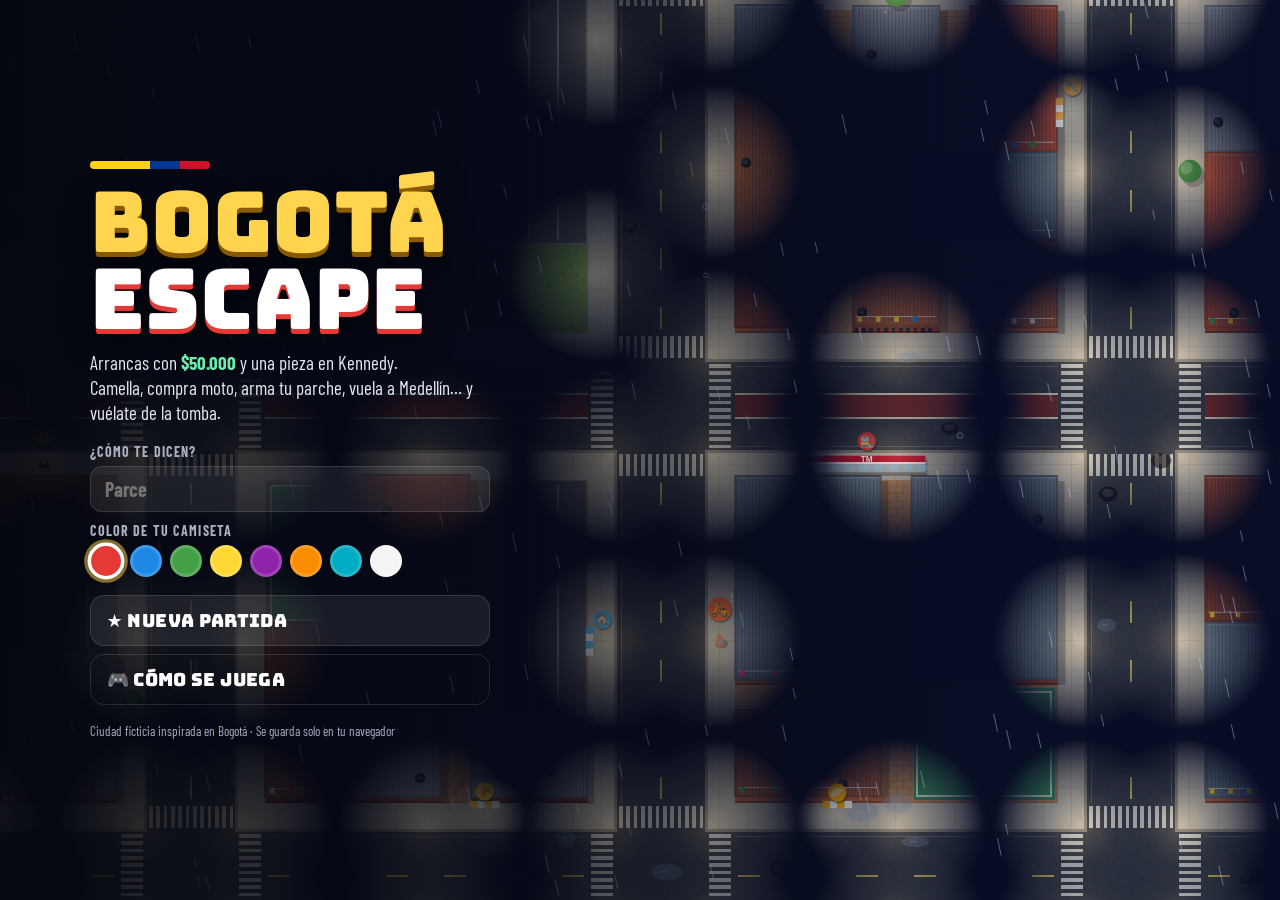
<file: bogota-escape.html>
<!DOCTYPE html>
<html lang="es">
<head>
<meta charset="utf-8">
<meta name="viewport" content="width=device-width, initial-scale=1, maximum-scale=1, user-scalable=no, viewport-fit=cover">
<meta name="theme-color" content="#0b0f1a">
<title>Bogotá Escape</title>
<meta name="description" content="Juego top-down de mundo abierto en una Bogotá estilizada: camella, compra moto, abre negocio y vuélate de la policía.">
<link rel="preconnect" href="https://fonts.googleapis.com">
<link rel="stylesheet" href="https://fonts.googleapis.com/css2?family=Bungee&family=Barlow+Condensed:wght@500;600;700;800&display=swap">
<style>
/* ==========================================================================
   BOGOTÁ ESCAPE — estilos del HUD, menús y pantalla de título
   Paneles oscuros tipo vidrio sobre el canvas; acentos con los colores
   de la bandera (amarillo, azul, rojo) y del neón de la Zona T.
   ========================================================================== */
:root {
  --ink: #0b0f1a;
  --glass: rgba(12, 16, 28, 0.72);
  --glass-2: rgba(22, 28, 44, 0.86);
  --line: rgba(255, 255, 255, 0.12);
  --text: #f4f1ea;
  --mute: #a9b0c0;
  --yellow: #ffd54f;
  --blue: #2f6fdb;
  --red: #e53935;
  --green: #69f0ae;
  --display: "Bungee", "Impact", system-ui, sans-serif;
  --body: "Barlow Condensed", "Arial Narrow", system-ui, sans-serif;
  --safe-t: env(safe-area-inset-top, 0px);
  --safe-b: env(safe-area-inset-bottom, 0px);
  color-scheme: dark;
}
* { box-sizing: border-box; }
[hidden] { display: none !important; }
html, body { margin: 0; height: 100%; overflow: hidden; }
body {
  background: var(--ink);
  color: var(--text);
  font-family: var(--body);
  font-size: 16px;
  user-select: none;
  -webkit-user-select: none;
  -webkit-tap-highlight-color: transparent;
  touch-action: none;
}
#game { position: fixed; inset: 0; width: 100%; height: 100%; display: block; image-rendering: pixelated; }

.glass {
  background: var(--glass);
  border: 1px solid var(--line);
  border-radius: 14px;
  backdrop-filter: blur(10px) saturate(1.3);
  -webkit-backdrop-filter: blur(10px) saturate(1.3);
  box-shadow: 0 10px 30px rgba(0, 0, 0, 0.35);
}
.track { height: 8px; border-radius: 6px; background: rgba(255, 255, 255, 0.1); overflow: hidden; flex: 1; }
.fill { height: 100%; border-radius: 6px; transition: width 0.25s ease; }
.fill.health { background: linear-gradient(90deg, #ff5252, #ff8a80); }
.fill.energy { background: linear-gradient(90deg, #ffb300, #ffe082); }
.fill.low { animation: blink 0.6s steps(2) infinite; }
@keyframes blink { 50% { opacity: 0.35; } }

#hud { position: fixed; inset: 0; pointer-events: none; z-index: 5; }

/* --- Panel de estado (arriba a la izquierda) --- */
#hud-left {
  position: absolute; top: calc(12px + var(--safe-t)); left: 12px;
  width: 230px; padding: 10px 14px 12px;
  transition: box-shadow 0.3s, border-color 0.3s;
}
#hud-left.hunted { border-color: rgba(255, 60, 60, 0.7); animation: hunted 0.8s infinite alternate; }
@keyframes hunted { from { box-shadow: 0 0 0 rgba(255, 30, 60, 0); } to { box-shadow: 0 0 26px rgba(80, 120, 255, 0.55); } }
.h-top { display: flex; justify-content: space-between; align-items: center; font-weight: 700; font-size: 15px; color: var(--mute); text-transform: uppercase; letter-spacing: 0.06em; }
.wanted i { font-style: normal; font-size: 18px; color: rgba(255, 255, 255, 0.18); margin-left: 2px; }
.wanted i.on { color: #ff5252; text-shadow: 0 0 8px #ff1744; animation: blink 0.5s steps(2) infinite; }
.h-money { font-family: var(--display); font-size: 27px; color: var(--green); letter-spacing: 0.02em; margin: 2px 0 6px; text-shadow: 0 2px 0 rgba(0, 0, 0, 0.4); }
.bar { display: flex; align-items: center; gap: 8px; margin: 5px 0; font-size: 13px; }
.h-rep { margin-top: 6px; font-size: 15px; }
.h-rep b { color: var(--yellow); font-size: 18px; }
.h-rep small { color: var(--mute); font-size: 13px; }
.h-weapon { margin-top: 5px; font-size: 14px; font-weight: 700; color: #ffcc80; }
#minimap-wrap { pointer-events: auto; cursor: pointer; }
.bm-btn { font-family: var(--body); font-weight: 800; font-size: 20px; width: 44px; height: 40px; color: var(--text); background: rgba(255,255,255,.1); border: 1px solid var(--line); border-radius: 10px; cursor: pointer; }
#bigmap-canvas { touch-action: none; cursor: grab; }
#fade { display: flex; align-items: center; justify-content: center; font-family: var(--display); font-size: clamp(22px, 4vw, 36px); color: var(--yellow); }
#escape-bar { margin-top: 8px; font-size: 12px; color: #90caf9; }
#escape-bar .track { margin-top: 4px; }
#escape-fill { background: linear-gradient(90deg, #2979ff, #69f0ae); }

/* --- Misión (arriba al centro) --- */
#hud-mission {
  position: absolute; top: calc(12px + var(--safe-t)); left: 50%; transform: translateX(-50%);
  width: min(460px, calc(100vw - 520px)); min-width: 300px;
  padding: 10px 16px; border-left: 4px solid var(--yellow);
}
.m-title { font-family: var(--display); font-size: 15px; letter-spacing: 0.03em; }
.m-text { font-size: 17px; font-weight: 600; margin-top: 3px; line-height: 1.15; }
.m-row { display: flex; justify-content: space-between; align-items: baseline; gap: 10px; margin-top: 4px; }
.m-extra { font-size: 14px; color: var(--mute); }
.m-timer { font-family: var(--display); font-size: 20px; color: var(--yellow); }
.m-timer.urgent { color: #ff5252; animation: blink 0.5s steps(2) infinite; }
.m-hint:empty { display: none; }
.m-hint { margin-top: 5px; font-size: 14px; color: #ffab40; font-weight: 600; }

/* --- Reloj (arriba a la derecha) --- */
#hud-right { position: absolute; top: calc(12px + var(--safe-t)); right: 12px; padding: 8px 14px; text-align: right; min-width: 170px; }
.h-clock { font-family: var(--display); font-size: 22px; }
.h-sub { font-size: 14px; color: var(--mute); }

/* --- Notificaciones --- */
#toasts {
  position: absolute; top: calc(84px + var(--safe-t)); right: 12px; width: 300px;
  display: flex; flex-direction: column; gap: 6px; align-items: flex-end;
}
.toast {
  background: var(--glass-2); border: 1px solid var(--line); border-radius: 10px;
  padding: 7px 12px; font-size: 15px; font-weight: 600; max-width: 300px;
  box-shadow: 0 6px 18px rgba(0, 0, 0, 0.35);
  animation: toastIn 0.35s cubic-bezier(.2, 1.4, .4, 1);
  transition: opacity 0.4s, transform 0.4s;
}
.toast.card { border-left: 4px solid var(--c, var(--yellow)); width: 300px; }
.toast.card b { display: block; font-size: 16px; color: var(--c, var(--yellow)); }
.toast.card span { display: block; font-size: 14px; font-weight: 500; color: #dfe3ee; margin-top: 1px; line-height: 1.2; }
.toast.out { opacity: 0; transform: translateX(40px); }
@keyframes toastIn { from { opacity: 0; transform: translateX(40px) scale(0.95); } }

/* --- Minimapa --- */
#minimap-wrap { position: absolute; right: 12px; bottom: calc(12px + var(--safe-b)); padding: 6px; border-radius: 16px; }
#minimap { width: 190px; height: 190px; display: block; border-radius: 11px; }
#mm-addr { font-size: 12px; color: var(--mute); text-align: center; margin-top: 4px; max-width: 190px; white-space: nowrap; overflow: hidden; text-overflow: ellipsis; }

/* --- Velocímetro --- */
#veh-box { position: absolute; left: 12px; bottom: calc(12px + var(--safe-b)); width: 200px; padding: 10px 14px; }
.v-name { font-weight: 700; font-size: 15px; color: var(--mute); text-transform: uppercase; letter-spacing: 0.05em; }
.v-speed b { font-family: var(--display); font-size: 40px; line-height: 1; }
.v-speed small { margin-left: 6px; color: var(--mute); }
.fill.vhp { background: linear-gradient(90deg, #26c6da, #69f0ae); }
.v-extra { font-size: 12px; color: var(--mute); margin-top: 6px; }

/* --- Sugerencia de interacción --- */
#prompt {
  position: absolute; left: 50%; bottom: calc(26px + var(--safe-b)); transform: translateX(-50%);
  background: var(--glass-2); border: 1px solid var(--line); border-radius: 30px;
  padding: 8px 18px; font-size: 17px; font-weight: 600; white-space: nowrap;
  box-shadow: 0 8px 20px rgba(0, 0, 0, 0.4);
}
kbd {
  display: inline-block; min-width: 24px; padding: 1px 7px; margin-right: 6px;
  border-radius: 6px; background: var(--yellow); color: #1a1a1a;
  font-family: var(--display); font-size: 14px; text-align: center;
  box-shadow: 0 2px 0 #b38f00;
}

/* --- Anuncios grandes --- */
#banner {
  position: absolute; left: 50%; top: 28%; transform: translate(-50%, -50%);
  text-align: center; pointer-events: none; width: 92vw;
}
#banner.show { animation: bannerIn 0.5s cubic-bezier(.2, 1.4, .4, 1); }
.b-title { font-family: var(--display); font-size: clamp(22px, 4vw, 38px); color: var(--c); text-shadow: 0 3px 0 rgba(0, 0, 0, 0.7), 0 0 30px rgba(0, 0, 0, 0.6); }
#banner.big .b-title { font-size: clamp(30px, 6vw, 60px); }
.b-sub { font-size: clamp(16px, 2.2vw, 22px); font-weight: 700; margin-top: 6px; text-shadow: 0 2px 6px rgba(0, 0, 0, 0.9); }
@keyframes bannerIn { from { opacity: 0; transform: translate(-50%, -50%) scale(0.6); } }

#district-banner { position: absolute; left: 50%; bottom: 22%; transform: translateX(-50%); text-align: center; }
#district-banner.show { animation: districtIn 2.8s ease both; }
.db-name { font-family: var(--display); font-size: clamp(26px, 5vw, 48px); color: var(--c); text-shadow: 0 4px 0 rgba(0, 0, 0, 0.6); letter-spacing: 0.04em; }
.db-tag { font-size: 18px; font-weight: 600; text-shadow: 0 2px 6px rgba(0, 0, 0, 0.9); }
@keyframes districtIn { 0% { opacity: 0; transform: translate(-50%, 20px); } 12%, 80% { opacity: 1; transform: translate(-50%, 0); } 100% { opacity: 0; } }

/* --- Overlay de muerte / arresto --- */
#overlay {
  position: fixed; inset: 0; z-index: 20; display: flex; flex-direction: column;
  align-items: center; justify-content: center; text-align: center;
  background: radial-gradient(circle, rgba(80, 0, 0, 0.35), rgba(0, 0, 0, 0.82));
  animation: fadeIn 0.6s ease;
}
#overlay.busted { background: radial-gradient(circle, rgba(10, 30, 90, 0.4), rgba(0, 0, 0, 0.85)); }
.ov-title { font-family: var(--display); font-size: clamp(36px, 8vw, 80px); color: #ff5252; text-shadow: 0 5px 0 #000; }
#overlay.busted .ov-title { color: #64b5f6; }
.ov-sub { font-size: 22px; font-weight: 700; margin-top: 10px; }
@keyframes fadeIn { from { opacity: 0; } }
#fade { position: fixed; inset: 0; background: #000; opacity: 0; pointer-events: none; transition: opacity 0.5s; z-index: 30; }
#fade.on { opacity: 1; }

/* --- Menús --- */
#menu {
  position: fixed; inset: 0; z-index: 25; display: flex; align-items: center; justify-content: center;
  background: rgba(4, 6, 12, 0.5); padding: 16px;
  animation: fadeIn 0.18s ease;
}
.menu-card {
  width: min(520px, 100%); max-height: calc(100vh - 32px); display: flex; flex-direction: column;
  background: linear-gradient(180deg, rgba(26, 32, 50, 0.95), rgba(14, 18, 30, 0.96));
  border: 1px solid var(--line); border-top: 4px solid var(--accent); border-radius: 18px;
  box-shadow: 0 30px 80px rgba(0, 0, 0, 0.6);
  backdrop-filter: blur(14px); -webkit-backdrop-filter: blur(14px);
  animation: cardIn 0.25s cubic-bezier(.2, 1.3, .4, 1);
}
@keyframes cardIn { from { opacity: 0; transform: translateY(16px) scale(0.97); } }
.menu-head { display: flex; align-items: center; gap: 12px; padding: 14px 16px 10px; }
.menu-icon { font-size: 34px; width: 52px; height: 52px; display: grid; place-items: center; border-radius: 14px; background: rgba(255, 255, 255, 0.06); flex: none; }
.menu-ht { flex: 1; min-width: 0; }
.menu-title { font-family: var(--display); font-size: 21px; color: var(--accent); line-height: 1.1; }
.menu-sub { color: var(--mute); font-size: 15px; margin-top: 2px; }
.menu-x { background: none; border: 0; color: var(--mute); font-size: 20px; cursor: pointer; padding: 6px; align-self: flex-start; }
.menu-x:hover { color: #fff; }
.menu-info { margin: 0 16px 8px; padding: 10px 12px; border-radius: 10px; background: rgba(255, 255, 255, 0.05); font-size: 15px; line-height: 1.3; color: #dfe3ee; }
.menu-list { overflow-y: auto; padding: 4px 10px 8px; }
.menu-section { padding: 10px 8px 4px; font-size: 13px; text-transform: uppercase; letter-spacing: 0.08em; color: var(--mute); font-weight: 700; }
.menu-item {
  display: flex; align-items: center; gap: 10px; padding: 10px 12px; margin: 3px 0;
  border-radius: 12px; border: 1px solid transparent; cursor: pointer;
  transition: background 0.12s, border-color 0.12s;
}
.menu-item:hover { background: rgba(255, 255, 255, 0.05); }
.menu-item.sel { background: rgba(255, 255, 255, 0.09); border-color: var(--accent); }
.menu-item.disabled { opacity: 0.45; }
.mi-main { flex: 1; min-width: 0; }
.mi-label { font-size: 18px; font-weight: 700; }
.mi-sub { font-size: 14px; color: var(--mute); margin-top: 1px; }
.mi-right { font-family: var(--display); font-size: 15px; color: var(--green); white-space: nowrap; }
.mi-btns { display: flex; gap: 6px; flex: none; }
.mi-btn {
  font-family: var(--body); font-weight: 700; font-size: 14px; color: var(--text);
  background: rgba(255, 255, 255, 0.08); border: 1px solid var(--line); border-radius: 9px;
  padding: 6px 9px; cursor: pointer; white-space: nowrap;
}
.mi-btn.sel { border-color: var(--accent); background: rgba(255, 213, 79, 0.18); }
.mi-btn.disabled { opacity: 0.4; }
.menu-foot { padding: 8px 16px 12px; font-size: 13px; color: var(--mute); text-align: center; border-top: 1px solid var(--line); }
.ctl-grid { display: grid; grid-template-columns: auto 1fr; gap: 4px 14px; font-size: 15px; }
.ctl-grid b { color: var(--yellow); white-space: nowrap; }

/* --- Mapa grande --- */
#bigmap { position: fixed; inset: 0; z-index: 22; background: rgba(6, 9, 16, 0.94); display: flex; flex-direction: column; }
#bigmap-canvas { flex: 1; width: 100%; min-height: 0; cursor: crosshair; }
.bm-bar { display: flex; align-items: center; gap: 14px; padding: 10px 16px calc(10px + var(--safe-b)); border-top: 1px solid var(--line); font-size: 14px; color: var(--mute); flex-wrap: wrap; }
.bm-bar b { color: var(--yellow); font-family: var(--display); font-weight: 400; }
.bm-bar span { flex: 1; min-width: 200px; }
.bm-close { font-family: var(--body); font-weight: 700; font-size: 15px; color: #1a1a1a; background: var(--yellow); border: 0; border-radius: 10px; padding: 8px 14px; cursor: pointer; }

/* --- Pantalla de título --- */
#title {
  position: fixed; inset: 0; z-index: 15; display: flex; align-items: center; justify-content: flex-start;
  padding: 24px 24px 24px max(24px, 7vw); overflow-y: auto;
  background: linear-gradient(90deg, rgba(5, 7, 14, 0.9) 0%, rgba(5, 7, 14, 0.55) 45%, rgba(5, 7, 14, 0) 75%);
}
.t-card { width: min(400px, 100%); margin: auto 0; animation: cardIn 0.6s ease; }
.t-flag { display: flex; height: 8px; width: 120px; border-radius: 4px; overflow: hidden; margin-bottom: 14px; }
.t-flag i { flex: 1; } .t-flag i:nth-child(1) { flex: 2; background: #fcd116; } .t-flag i:nth-child(2) { background: #003893; } .t-flag i:nth-child(3) { background: #ce1126; }
#title h1 {
  font-family: var(--display); font-weight: 400; margin: 0; line-height: 0.92;
  font-size: clamp(48px, 9vw, 84px); color: var(--yellow);
  text-shadow: 0 5px 0 #8a5a00, 0 12px 30px rgba(0, 0, 0, 0.6);
}
#title h1 span { color: #fff; text-shadow: 0 5px 0 var(--red), 0 12px 30px rgba(0, 0, 0, 0.6); }
.t-tag { font-size: 19px; line-height: 1.3; color: #e5e8f0; margin: 14px 0 18px; }
.t-tag b { color: var(--green); }
.t-label { display: block; font-size: 14px; text-transform: uppercase; letter-spacing: 0.08em; color: var(--mute); margin: 10px 0 6px; font-weight: 700; }
#name-input {
  width: 100%; font-family: var(--body); font-size: 20px; font-weight: 700; color: #fff;
  background: rgba(255, 255, 255, 0.07); border: 1px solid var(--line); border-radius: 12px; padding: 10px 14px; outline: none;
  user-select: text; -webkit-user-select: text;
}
#name-input:focus { border-color: var(--yellow); }
#swatches { display: flex; gap: 8px; flex-wrap: wrap; margin-bottom: 18px; }
.swatch { width: 32px; height: 32px; border-radius: 50%; border: 3px solid rgba(255, 255, 255, 0.15); cursor: pointer; transition: transform 0.15s; }
.swatch.on { border-color: #fff; transform: scale(1.15); box-shadow: 0 0 0 3px rgba(255, 213, 79, 0.5); }
.t-btn {
  display: block; width: 100%; margin: 8px 0; padding: 13px 16px; text-align: left;
  font-family: var(--display); font-size: 18px; color: #fff; letter-spacing: 0.02em;
  background: rgba(255, 255, 255, 0.08); border: 1px solid var(--line); border-radius: 14px; cursor: pointer;
  transition: transform 0.12s, background 0.12s;
}
.t-btn:hover { transform: translateX(4px); background: rgba(255, 255, 255, 0.14); }
.t-btn.primary { background: linear-gradient(90deg, #ffd54f, #ffb300); color: #1a1a1a; border: 0; box-shadow: 0 6px 0 #9c6b00; }
.t-btn small { display: block; font-family: var(--body); font-size: 14px; font-weight: 600; opacity: 0.75; margin-top: 2px; letter-spacing: 0; }
.t-btn.ghost { background: transparent; }
#help { margin-top: 10px; padding: 12px 14px; border-radius: 12px; background: rgba(0, 0, 0, 0.45); border: 1px solid var(--line); }
#help p { font-size: 15px; line-height: 1.3; color: #dfe3ee; margin: 10px 0 0; }
.t-foot { margin-top: 18px; font-size: 13px; color: var(--mute); }

/* --- Controles táctiles --- */
#touch { position: fixed; inset: 0; z-index: 8; pointer-events: none; }
body:not(.playing) #touch { display: none; }
#joy {
  position: absolute; left: 22px; bottom: calc(26px + var(--safe-b)); width: 132px; height: 132px; border-radius: 50%;
  background: rgba(255, 255, 255, 0.07); border: 2px solid rgba(255, 255, 255, 0.18); pointer-events: auto;
}
#joy-knob {
  position: absolute; left: 50%; top: 50%; width: 56px; height: 56px; margin: -28px 0 0 -28px; border-radius: 50%;
  background: rgba(255, 255, 255, 0.28); border: 2px solid rgba(255, 255, 255, 0.5);
}
.t-btns { position: absolute; right: 18px; bottom: calc(22px + var(--safe-b)); display: grid; grid-template-columns: repeat(2, 72px); gap: 10px; pointer-events: auto; }
.tb {
  width: 72px; height: 58px; border-radius: 18px; border: 2px solid rgba(255, 255, 255, 0.2);
  background: rgba(12, 16, 28, 0.6); color: #fff; font-family: var(--display); font-size: 18px;
  display: flex; flex-direction: column; align-items: center; justify-content: center; line-height: 1;
}
.tb small { font-family: var(--body); font-size: 11px; font-weight: 700; margin-top: 3px; opacity: 0.8; }
.tb.big { height: 72px; font-size: 24px; background: rgba(255, 213, 79, 0.22); border-color: rgba(255, 213, 79, 0.6); }
.tb.on { background: rgba(255, 213, 79, 0.5); }
.t-top { position: absolute; left: 50%; transform: translateX(-50%); top: calc(8px + var(--safe-t)); display: flex; gap: 8px; pointer-events: auto; }
.tb.sm { width: 46px; height: 40px; font-size: 18px; border-radius: 12px; }

@media (max-width: 900px) {
  #hud-left { width: 190px; padding: 8px 11px; }
  .h-money { font-size: 22px; }
  #hud-mission { top: auto; bottom: calc(80px + var(--safe-b)); width: min(440px, calc(100vw - 24px)); min-width: 0; }
  .toast.card, .toast { width: 250px; }
  #toasts { width: 250px; }
}
@media (max-width: 600px) {
  #hud-left { width: 168px; }
  .h-top { font-size: 13px; }
  .h-money { font-size: 19px; }
  .h-rep small { display: none; }
  #hud-right .h-sub { display: none; }
  .h-clock { font-size: 17px; }
  .v-speed b { font-size: 28px; }
  #title { justify-content: center; padding: 20px; background: rgba(5, 7, 14, 0.75); }
}
/* --- Pantallas táctiles: retrato --- */
body.touch #hud-left { top: calc(10px + var(--safe-t)); left: 10px; width: 170px; padding: 8px 11px; }
body.touch #hud-right { top: calc(10px + var(--safe-t)); right: 10px; padding: 6px 10px; min-width: 0; }
body.touch #hud-right .h-sub { display: none; }
body.touch #minimap-wrap { top: calc(62px + var(--safe-t)); bottom: auto; right: 10px; padding: 4px; }
body.touch #minimap { width: 124px; height: 124px; }
body.touch #mm-addr { display: none; }
body.touch .t-top { left: auto; right: 10px; transform: none; top: calc(198px + var(--safe-t)); }
body.touch #toasts { top: calc(252px + var(--safe-t)); left: 10px; right: 10px; width: auto; align-items: stretch; }
body.touch .toast, body.touch .toast.card { width: auto; max-width: none; font-size: 14px; }
body.touch #hud-mission { top: auto; bottom: calc(282px + var(--safe-b)); left: 10px; right: 10px; width: auto; min-width: 0; transform: none; }
body.touch #prompt { bottom: calc(226px + var(--safe-b)); font-size: 15px; }
body.touch .tb:not(.big) { height: 50px; }
body.touch #veh-box { left: 10px; right: auto; top: calc(168px + var(--safe-t)); bottom: auto; width: 140px; padding: 6px 10px; }
body.touch .v-extra { display: none; }
body.touch .v-name { font-size: 12px; }
body.touch .v-speed b { font-size: 28px; }
body.touch #district-banner { bottom: auto; top: 36%; }
body.touch #banner { top: 40%; }
body.touch .m-text { font-size: 15px; }
body.touch .m-title { font-size: 13px; }
body.touch #escape-bar span { display: none; }

/* --- Pantallas táctiles: horizontal --- */
@media (orientation: landscape) and (max-height: 520px) {
  body.touch #minimap { width: 100px; height: 100px; }
  body.touch #minimap-wrap { top: calc(54px + var(--safe-t)); }
  body.touch .h-rep small { display: none; }
  body.touch .t-top { top: calc(10px + var(--safe-t)); left: 50%; right: auto; transform: translateX(-50%); }
  body.touch #toasts { top: calc(58px + var(--safe-t)); left: 50%; right: auto; width: min(320px, calc(100vw - 400px)); transform: translateX(-50%); }
  body.touch #hud-mission { bottom: calc(10px + var(--safe-b)); left: 164px; right: 300px; width: auto; transform: none; padding: 6px 12px; }
  body.touch .m-extra { display: none; }
  body.touch #banner { top: 34%; }
  body.touch #prompt { bottom: calc(150px + var(--safe-b)); }
  body.touch .t-btns { grid-template-columns: repeat(3, 60px); gap: 8px; }
  body.touch .tb, body.touch .tb.big { width: 60px; height: 56px; font-size: 18px; }
  body.touch #veh-box { left: auto; right: 10px; bottom: auto; top: calc(180px + var(--safe-t)); width: 120px; }
  body.touch #district-banner { top: 28%; }
}

@media (prefers-reduced-motion: reduce) {
  *, *::before, *::after { animation-duration: 0.01ms !important; transition-duration: 0.01ms !important; }
}

</style>
</head>
<body>
<canvas id="game"></canvas>

<!-- ===================== HUD ===================== -->
<div id="hud" hidden>
  <div id="hud-left" class="glass">
    <div class="h-top"><span id="h-name">Parce</span><span id="h-wanted" class="wanted"></span></div>
    <div id="h-money" class="h-money">$50.000</div>
    <div class="bar"><span>❤️</span><div class="track"><div id="h-health" class="fill health"></div></div></div>
    <div class="bar"><span>⚡</span><div class="track"><div id="h-energy" class="fill energy"></div></div></div>
    <div class="h-rep">⭐ <b id="h-rep">0</b> <small id="h-next"></small></div>
    <div id="h-weapon" class="h-weapon"></div>
    <div id="escape-bar" hidden><span>Perdiendo a la policía…</span><div class="track"><div id="escape-fill" class="fill"></div></div></div>
  </div>

  <div id="hud-mission" class="glass" hidden>
    <div id="m-title" class="m-title"></div>
    <div id="m-text" class="m-text"></div>
    <div class="m-row"><span id="m-extra" class="m-extra"></span><span id="m-timer" class="m-timer"></span></div>
    <div id="m-hint" class="m-hint"></div>
  </div>

  <div id="hud-right" class="glass">
    <div id="h-clock" class="h-clock">7:00 a.m.</div>
    <div class="h-sub"><span id="h-day">Día 1</span> · <span id="h-weather"></span></div>
  </div>
  <div id="toasts"></div>

  <div id="minimap-wrap" class="glass">
    <canvas id="minimap"></canvas>
    <div id="mm-addr"></div>
  </div>

  <div id="veh-box" class="glass" hidden>
    <div id="v-name" class="v-name"></div>
    <div class="v-speed"><b id="v-speed">0</b><small>km/h</small></div>
    <div class="track"><div id="v-hp" class="fill vhp"></div></div>
    <div id="v-extra" class="v-extra"></div>
  </div>

  <div id="prompt" hidden></div>
  <div id="banner" hidden><div class="b-title"></div><div class="b-sub"></div></div>
  <div id="district-banner" hidden><div class="db-name"></div><div class="db-tag"></div></div>
</div>

<div id="overlay" hidden><div class="ov-title"></div><div class="ov-sub"></div></div>
<div id="fade"></div>
<div id="menu" hidden></div>

<div id="bigmap" hidden>
  <canvas id="bigmap-canvas"></canvas>
  <div class="bm-bar">
    <b id="bm-title">🗺️ Mapa de Bogotá</b>
    <span>Arrastra para moverte · rueda o pellizco para zoom · toca para poner destino</span>
    <button id="bm-out" class="bm-btn" aria-label="Alejar">－</button>
    <button id="bm-in" class="bm-btn" aria-label="Acercar">＋</button>
    <button id="bm-me" class="bm-btn" aria-label="Centrar en mí">📍</button>
    <button class="bm-close">Cerrar (M)</button>
  </div>
</div>

<!-- ===================== TÍTULO ===================== -->
<div id="title">
  <div class="t-card">
    <div class="t-flag"><i></i><i></i><i></i></div>
    <h1>BOGOTÁ<br><span>ESCAPE</span></h1>
    <p class="t-tag">Arrancas con <b>$50.000</b> y una pieza en Kennedy.<br>Camella, compra moto, arma tu parche, vuela a Medellín… y vuélate de la tomba.</p>
    <label class="t-label" for="name-input">¿Cómo te dicen?</label>
    <input id="name-input" maxlength="14" placeholder="Parce" autocomplete="off" spellcheck="false">
    <div class="t-label">Color de tu camiseta</div>
    <div id="swatches"></div>
    <button id="btn-continue" class="t-btn primary" hidden>▶ Continuar<small></small></button>
    <button id="btn-new" class="t-btn">★ Nueva partida</button>
    <button id="btn-help" class="t-btn ghost">🎮 Cómo se juega</button>
    <div id="help" hidden>
      <div class="ctl-grid">
        <b>WASD / Flechas</b><span>Caminar y manejar</span>
        <b>Shift</b><span>Correr</span>
        <b>F</b><span>Subir/bajar de vehículos (o robarlos…)</span>
        <b>E</b><span>Hablar, comprar, esconderse</span>
        <b>Espacio</b><span>Freno de mano</span>
        <b>H</b><span>Pitar</span>
        <b>C</b><span>Celular (domicilios)</span>
        <b>Clic / Ctrl / J</b><span>Atacar · <b>Q</b> cambiar arma</span>
        <b>R</b><span>Cambiar emisora (reguetón, cumbia, salsa, champeta)</span>
        <b>M</b><span>Mapa · <b>Esc</b> Pausa</span>
      </div>
      <p>Haz misiones para ganar <b>plata</b> y <b>reputación ⭐</b>. Con reputación desbloqueas barrios nuevos (Chapinero, Suba, El Dorado, Zona T, Usaquén) y misiones mejor pagadas. Si cometes delitos, la policía te persigue: escóndete o pierde su rastro.</p>
    </div>
    <div class="t-foot">Ciudad ficticia inspirada en Bogotá · Se guarda solo en tu navegador</div>
  </div>
</div>

<!-- ===================== CONTROLES TÁCTILES ===================== -->
<div id="touch" hidden>
  <div id="joy"><div id="joy-knob"></div></div>
  <div class="t-btns">
    <button data-k="e" class="tb big">E<small>Acción</small></button>
    <button data-k="f" class="tb big">🚗<small>Subir</small></button>
    <button data-k="space" class="tb">🏃<small>Correr/Freno</small></button>
    <button data-k="h" class="tb">📯<small>Pito</small></button>
    <button data-k="fire" class="tb">🔫<small>Atacar</small></button>
    <button data-k="q" class="tb">🔄<small>Arma</small></button>
  </div>
  <div class="t-top">
    <button data-k="c" class="tb sm">📱</button>
    <button data-k="m" class="tb sm">🗺️</button>
    <button data-k="esc" class="tb sm">⏸</button>
  </div>
</div>

<script>
'use strict';
/* ==========================================================================
   BOGOTÁ ESCAPE
   Juego 2D top-down de mundo abierto en una Bogotá estilizada (ficticia).
   Todo corre local: Canvas 2D + WebAudio + localStorage. Sin servidor.
   --------------------------------------------------------------------------
   Índice
    1. Utilidades y configuración
    2. Datos del juego (barrios, vehículos, tiendas, mercados, misiones…)
    3. Audio (efectos y "radio" de cumbia generados con WebAudio)
    4. Entrada (teclado + controles táctiles)
    5. Generación de la ciudad
    6. Render de la ciudad (piso en caché por chunks, techos en vivo)
    7. Entidades: vehículos, peatones, jugador, policía
    8. Sistemas: tráfico, búsqueda policial, clima y hora
    9. Misiones y eventos aleatorios
   10. Economía, tiendas y menús
   11. HUD, minimapa y mapa grande
   12. Guardado
   13. Bucle principal e inicio
   ========================================================================== */

// ==========================================================================
// 1. UTILIDADES Y CONFIGURACIÓN
// ==========================================================================
const TAU = Math.PI * 2;
const clamp = (v, a, b) => (v < a ? a : v > b ? b : v);
const lerp = (a, b, t) => a + (b - a) * t;
const dist = (ax, ay, bx, by) => Math.hypot(bx - ax, by - ay);
const rand = (a, b) => a + Math.random() * (b - a);
const randi = (a, b) => Math.floor(rand(a, b + 1));
const pick = arr => arr[Math.floor(Math.random() * arr.length)];
const approach = (v, target, step) => (v < target ? Math.min(v + step, target) : Math.max(v - step, target));
const angDiff = (a, b) => { let d = (b - a) % TAU; if (d > Math.PI) d -= TAU; if (d < -Math.PI) d += TAU; return d; };
const fmtMoney = n => (n < 0 ? '-$' : '$') + Math.abs(Math.round(n)).toString().replace(/\B(?=(\d{3})+(?!\d))/g, '.');
const round500 = n => Math.round(n / 500) * 500;

/** Generador pseudoaleatorio con semilla (la ciudad siempre es la misma). */
function mulberry32(seed) {
  return function () {
    seed |= 0; seed = (seed + 0x6D2B79F5) | 0;
    let t = Math.imul(seed ^ (seed >>> 15), 1 | seed);
    t = (t + Math.imul(t ^ (t >>> 7), 61 | t)) ^ t;
    return ((t ^ (t >>> 14)) >>> 0) / 4294967296;
  };
}
const pickR = (rng, arr) => arr[Math.floor(rng() * arr.length)];

/** Hash determinístico de dos enteros a [0,1): texturas sin guardar estado. */
function h2(x, y) {
  let h = (x * 374761393 + y * 668265263) | 0;
  h = Math.imul(h ^ (h >>> 13), 1274126177);
  return ((h ^ (h >>> 16)) >>> 0) / 4294967296;
}

/** Aclara (amt>0) u oscurece (amt<0) un color hex. */
function shade(hex, amt) {
  const c = parseInt(hex.slice(1), 16);
  let r = c >> 16, g = (c >> 8) & 255, b = c & 255;
  if (amt < 0) { r *= 1 + amt; g *= 1 + amt; b *= 1 + amt; }
  else { r += (255 - r) * amt; g += (255 - g) * amt; b += (255 - b) * amt; }
  return `rgb(${r | 0},${g | 0},${b | 0})`;
}

// --- Medidas del mundo ---
const T = 32;            // tamaño de un tile (px de mundo)
const P = 16;            // cada 16 tiles hay una calle
const RW = 3;            // ancho de la calle en tiles (2 carriles + separador)
const BX = 10, BY = 8;   // manzanas en X y en Y
const PT = P * T;        // 512 px entre calles
const MW = BX * P + RW;  // ancho del mapa en tiles
const MH = BY * P + RW;  // alto del mapa en tiles
const WORLD_W = MW * T, WORLD_H = MH * T;
const MIN_PER_SEC = 2;   // minutos de juego por segundo real (1 día = 12 min)
const SAVE_KEY = 'bogotaEscape.save.v1';

const TILE = { ROAD: 0, SIDEWALK: 1, BUILDING: 2, GRASS: 3, PLAZA: 4, WATER: 5, TREE: 6, RUNWAY: 7, APRON: 8, SAND: 9 };
const SOLID_LUT = [0, 0, 1, 0, 0, 1, 1, 0, 0, 0];
const DIRV = [[1, 0], [0, 1], [-1, 0], [0, -1]];            // E S O N
const DIR_ANG = [0, Math.PI / 2, Math.PI, -Math.PI / 2];

// ==========================================================================
// 2. DATOS DEL JUEGO
// ==========================================================================

/** Barrios: reputación necesaria para entrar y color en el mapa. */
const BOG_DISTRICTS = {
  K: { name: 'Kennedy', rep: 0, color: '#d08b4f', tagline: 'Donde arranca todo, parce.' },
  D: { name: 'Centro', rep: 0, color: '#9aa3b0', tagline: 'Rascacielos, afán y San Victorino.' },
  L: { name: 'La Candelaria', rep: 0, color: '#e2b84a', tagline: 'Casitas de colores y calles empedradas.' },
  C: { name: 'Chapinero', rep: 5, color: '#c96a40', tagline: 'Ladrillo, cafecitos y parche bohemio.' },
  S: { name: 'Suba', rep: 10, color: '#86b55f', tagline: 'Humedales, lomas y barrio.' },
  A: { name: 'Aeropuerto El Dorado', rep: 15, color: '#9fb4c8', tagline: 'Vuelos, turistas y puro afán.' },
  Z: { name: 'Zona T', rep: 20, color: '#c35bd6', tagline: 'Rumba, neón y gente con plata.' },
  U: { name: 'Usaquén', rep: 30, color: '#55b082', tagline: 'Colonial, tranquilo y muy caché.' },
};
/** Barrio de cada manzana (10 columnas x 8 filas). Norte arriba, cerros al oriente. */
const BOG_GRID = [
  'SSSSUUUUUU',
  'SSSSUUUUUU',
  'AASSCZZZUU',
  'AAKCCZZZCC',
  'AAKCCCCCCC',
  'AAKKDDDLLL',
  'KKKKDDDLLL',
  'KKKKDDDLLL',
];

/** Estilo de construcción por barrio. */
const BOG_STYLE = {
  K: { minS: 3, gap: 0.35, empty: 0.1, court: 0.12, h: [8, 16], roofs: ['#b5523b', '#9c4a35', '#8a8f99', '#6f7d8c', '#c46a3c', '#a65d3f'], walls: ['#a0472f', '#8c3d2a', '#b8603e'], kind: 'tanks' },
  D: { minS: 4, gap: 0.3, empty: 0.06, court: 0, h: [28, 60], roofs: ['#8c929c', '#7a828e', '#9aa3ad', '#6b7380', '#a2a8b0'], walls: ['#5a616c', '#4a515b', '#666d78'], kind: 'ac' },
  L: { minS: 3, gap: 0.18, empty: 0.04, court: 0, h: [8, 14], roofs: ['#c0582f', '#b14d2a', '#cc6a3a', '#b8532d'], walls: ['#f2c94c', '#6fa8dc', '#93c47d', '#e06666', '#f6f1e7', '#c27ba0', '#f6b26b'], kind: 'tejas' },
  C: { minS: 3, gap: 0.3, empty: 0.06, court: 0.03, h: [16, 32], roofs: ['#8d6e63', '#7a6157', '#a1887f', '#6d6d6d', '#94705e'], walls: ['#b3542f', '#9e4a2a', '#a8502d'], kind: 'terrace' },
  Z: { minS: 4, gap: 0.45, empty: 0.05, court: 0, h: [18, 40], roofs: ['#2b3a55', '#23415a', '#1f4e5f', '#33475b', '#2e3550'], walls: ['#18263a', '#1a3346', '#223044'], kind: 'glass' },
  U: { minS: 3, gap: 0.4, empty: 0.08, court: 0.02, h: [8, 18], roofs: ['#c0582f', '#a84a2c', '#7c8a5c', '#b86b45'], walls: ['#f4efe6', '#b3542f', '#e8dcc6'], kind: 'tejas' },
  S: { minS: 3, gap: 0.35, empty: 0.1, court: 0.1, h: [10, 22], roofs: ['#a35d43', '#8f5a48', '#7d7f86', '#b06f50', '#996049'], walls: ['#a8492e', '#93432c', '#b4583a'], kind: 'tanks' },
};

/** Manzanas que son parques o plazas. */
const BOG_PARKS = {
  '3,0': { kind: 'park', name: 'Parque Mirador' },
  '2,1': { kind: 'humedal', name: 'Humedal de Suba' },
  '7,0': { kind: 'usaquen', name: 'Parque de Usaquén' },
  '6,2': { kind: 'park93', name: 'Parque de la 93' },
  '4,3': { kind: 'park', name: 'Parque de los Hippies' },
  '7,5': { kind: 'plaza', name: 'Plaza de Bolívar' },
  '2,7': { kind: 'park', name: 'Parque Timiza' },
  '6,7': { kind: 'park', name: 'Parque Tercer Milenio' },
};

/** Vehículos: medidas en px, velocidades en px/s (×0.3 ≈ km/h). */
const VEH = {
  bici: { name: 'Bicicleta', len: 18, w: 7, max: 205, acc: 210, turn: 3.6, grip: 8, hp: 40, seats: 1, cap: 10, two: true, mass: 0.3, engine: false },
  moto: { name: 'Moto 125cc', len: 21, w: 8, max: 320, acc: 430, turn: 3.5, grip: 7.5, hp: 60, seats: 2, cap: 14, two: true, mass: 0.5, engine: true },
  motosport: { name: 'Moto deportiva', len: 23, w: 9, max: 410, acc: 580, turn: 3.6, grip: 7.5, hp: 70, seats: 2, cap: 12, two: true, mass: 0.55, engine: true },
  sedan: { name: 'Sedán', len: 30, w: 15, max: 290, acc: 300, turn: 2.7, grip: 5.5, hp: 100, seats: 4, cap: 30, mass: 1, engine: true },
  taxi: { name: 'Taxi', len: 30, w: 15, max: 290, acc: 300, turn: 2.7, grip: 5.5, hp: 100, seats: 4, cap: 30, mass: 1, engine: true },
  suv: { name: 'Camioneta', len: 34, w: 17, max: 285, acc: 280, turn: 2.4, grip: 6, hp: 160, seats: 5, cap: 45, mass: 1.4, engine: true },
  sport: { name: 'Deportivo', len: 31, w: 15, max: 430, acc: 580, turn: 3.0, grip: 6.5, hp: 110, seats: 2, cap: 15, mass: 1, engine: true },
  police: { name: 'Patrulla', len: 31, w: 15, max: 335, acc: 360, turn: 2.9, grip: 6, hp: 150, seats: 4, cap: 20, mass: 1.2, engine: true },
  bus: { name: 'Buseta SITP', len: 52, w: 19, max: 175, acc: 130, turn: 1.5, grip: 6, hp: 300, seats: 30, cap: 60, mass: 3, engine: true },
  tm: { name: 'TransMilenio', len: 84, w: 19, max: 200, acc: 120, turn: 1.2, grip: 6, hp: 600, seats: 150, cap: 0, mass: 5, engine: true, nodrive: true },
};
const CAR_COLORS = ['#d9d9d9', '#2b2b2b', '#b71c1c', '#1e5aa8', '#7a7f87', '#f0f0f0', '#5d4037', '#2e7d32', '#8e1b5a', '#c56a12'];
function defaultColor(type) {
  if (type === 'taxi') return '#ffd21f';
  if (type === 'police') return '#f4f6f4';
  if (type === 'bus') return '#1c64b5';
  if (type === 'tm') return CITY.troncal.color;
  if (type === 'bici') return pick(['#26a69a', '#e53935', '#fdd835', '#5e35b1']);
  return pick(CAR_COLORS);
}

/** Tiendas: e = energía, h = salud, cloth = ropa, veh = vehículo, phone = celular. */
const SHOPS = {
  empanadas: { name: 'Empanadas La Mona', icon: '🥟', color: '#ffb300', items: [
    { n: 'Empanada con ají', p: 2500, e: 14 },
    { n: 'Pastel de pollo', p: 4500, e: 24 },
    { n: 'Avena fría', p: 3000, e: 10, h: 3 }] },
  tinto: { name: 'Tinto y Pan', icon: '☕', color: '#a1887f', items: [
    { n: 'Tinto', p: 1500, e: 9 },
    { n: 'Pan de bono', p: 2000, e: 12 },
    { n: 'Chocolate con queso', p: 7000, e: 30, h: 5 }] },
  panaderia: { name: 'Panadería La Espiga', icon: '🥐', color: '#ffca28', items: [
    { n: 'Almojábana', p: 2500, e: 14 },
    { n: 'Roscón de arequipe', p: 3500, e: 18 },
    { n: 'Tinto', p: 1500, e: 9 }] },
  corrientazo: { name: 'Corrientazo Doña Marta', icon: '🍛', color: '#ff7043', items: [
    { n: 'Almuerzo ejecutivo', p: 14000, e: 55, h: 10 },
    { n: 'Jugo de lulo', p: 4500, e: 14, h: 2 }] },
  ajiaco: { name: 'El Santafereño', icon: '🍲', color: '#fdd835', items: [
    { n: 'Ajiaco santafereño', p: 28000, e: 85, h: 20 },
    { n: 'Changua', p: 12000, e: 40, h: 8 },
    { n: 'Tamal con chocolate', p: 18000, e: 60, h: 10 }] },
  gourmet: { name: 'Restaurante La 93', icon: '🍽️', color: '#ab47bc', items: [
    { n: 'Bandeja paisa', p: 48000, e: 100, h: 25 },
    { n: 'Hamburguesa gourmet', p: 36000, e: 70, h: 12 }] },
  drogueria: { name: 'Droguería', icon: '💊', color: '#66bb6a', items: [
    { n: 'Curitas y acetaminofén', p: 9000, h: 18 },
    { n: 'Botiquín completo', p: 32000, h: 50 },
    { n: 'Suero oral', p: 6000, e: 18, h: 6 }] },
  ropa: { name: 'Ropa San Victorino', icon: '👕', color: '#ec407a', items: [
    { n: 'Ruana boyacense', p: 65000, cloth: 'ruana', rep: 2, desc: 'Te abriga: la lluvia y el frío gastan menos energía.' },
    { n: 'Impermeable', p: 90000, cloth: 'impermeable', rep: 1, desc: 'La lluvia ya no te cansa cuando vas a pie.' },
    { n: 'Tenis "originales"', p: 110000, cloth: 'tenis', rep: 2, desc: 'Corres 12% más rápido.' }] },
  boutique: { name: 'Boutique Zona T', icon: '🕶️', color: '#7e57c2', items: [
    { n: 'Gafas de sol', p: 180000, cloth: 'gafas', rep: 4, desc: 'Puro estilo.' },
    { n: 'Pinta elegante', p: 480000, cloth: 'pinta', rep: 6, desc: 'Entrada VIP en la rumba: sin cover y más reputación.' },
    { n: 'Chaqueta de cuero', p: 650000, cloth: 'cuero', rep: 8, desc: 'Respeto en la calle.' }] },
  celulares: { name: 'Celulares San Andresito', icon: '📱', color: '#29b6f6', items: [
    { n: 'Celular básico', p: 180000, phone: 1, desc: 'Recibe domicilios desde cualquier parte (tecla C).' },
    { n: 'Smartphone gama alta', p: 850000, phone: 2, desc: 'Domicilios mejor pagados (+25%).' }] },
  bicis: { name: 'Bicicletería El Pedalazo', icon: '🚲', color: '#26a69a', items: [
    { n: 'Bicicleta', p: 250000, veh: 'bici', desc: 'Mucho más rápida que caminar. Ideal para domicilios.' }] },
  motos: { name: 'Motos La 68', icon: '🏍️', color: '#ef6c00', items: [
    { n: 'Moto 125cc', p: 1500000, veh: 'moto', desc: 'La reina de Bogotá: rápida y se mete por todo lado.' },
    { n: 'Moto deportiva', p: 4200000, veh: 'motosport', desc: 'Para los que viven con afán.' }] },
  carros: { name: 'Concesionario del Norte', icon: '🚗', color: '#5c6bc0', items: [
    { n: 'Carro usado', p: 5500000, veh: 'sedan', desc: 'Cuatro puestos y techo para el aguacero.' },
    { n: 'Camioneta', p: 13000000, veh: 'suv', desc: 'Aguanta huecos y estrellones.' },
    { n: 'Deportivo', p: 38000000, veh: 'sport', desc: 'El más rápido de la ciudad.' }] },
};

/** Viviendas: arriendo diario o compra. */
const HOMES = {
  kennedy: { name: 'Pieza en Kennedy', price: 0, rent: 8000, sleep: 70 },
  chapinero: { name: 'Apartaestudio en Chapinero', price: 3500000, rent: 0, sleep: 85 },
  usaquen: { name: 'Apartamento en Usaquén', price: 12000000, rent: 0, sleep: 100 },
  penthouse: { name: 'Penthouse en la Zona T', price: 35000000, rent: 0, sleep: 100 },
};

/** Negocios: dejan plata cada medianoche. */
const BIZ = {
  tienda: { name: 'Tienda de barrio "La Bendición"', price: 2000000, income: 130000, icon: '🏪' },
  foodtruck: { name: 'Food truck de arepas', price: 6000000, income: 420000, icon: '🫓' },
  parqueadero: { name: 'Parqueadero del Centro', price: 9000000, income: 650000, icon: '🅿️' },
  bar: { name: 'Bar "El Guaro" en la Zona T', price: 20000000, income: 1500000, icon: '🍸' },
};

/** Mercancía para revender. */
const GOODS = [
  { id: 'paraguas', n: 'Paraguas', icon: '☂️', base: 14000 },
  { id: 'mango', n: 'Mango biche', icon: '🥭', base: 4000 },
  { id: 'cargador', n: 'Cargadores', icon: '🔌', base: 16000 },
  { id: 'ropa', n: 'Ropa de paca', icon: '👕', base: 20000 },
  { id: 'flores', n: 'Flores de la Sabana', icon: '💐', base: 22000 },
  { id: 'cafe', n: 'Café de origen', icon: '☕', base: 28000 },
  { id: 'artesania', n: 'Artesanías', icon: '🧺', base: 38000 },
];
const GOOD = Object.fromEntries(GOODS.map(g => [g.id, g]));
const MARKETS = {
  victorino: { name: 'San Victorino', desc: 'Todo al por mayor y barato.', m: { paraguas: 0.62, mango: 0.8, cargador: 0.55, ropa: 0.5, flores: 0.9, cafe: 0.85, artesania: 0.8 } },
  corabastos: { name: 'Corabastos', desc: 'La central de abastos: comida y flores baratas.', m: { paraguas: 0.9, mango: 0.45, cargador: 0.95, ropa: 0.9, flores: 0.55, cafe: 0.7, artesania: 1.0 } },
  suba: { name: 'Feria de Suba', desc: 'Mercado de barrio, precios normales.', m: { paraguas: 1.05, mango: 1.1, cargador: 1.1, ropa: 1.15, flores: 0.75, cafe: 1.05, artesania: 1.05 } },
  candelaria: { name: 'Toldos de La Candelaria', desc: 'Turistas por todo lado.', m: { paraguas: 1.2, mango: 1.35, cargador: 1.05, ropa: 1.1, flores: 1.2, cafe: 1.45, artesania: 1.4 } },
  zonat: { name: 'Puestos de la Zona T', desc: 'Gente con plata y afán.', m: { paraguas: 1.45, mango: 1.4, cargador: 1.55, ropa: 1.2, flores: 1.65, cafe: 1.3, artesania: 1.25 } },
  pulgas: { name: 'Mercado de Pulgas de Usaquén', desc: 'Lleno de turistas y cachacos.', m: { paraguas: 1.25, mango: 1.2, cargador: 1.15, ropa: 1.45, flores: 1.4, cafe: 1.55, artesania: 1.75 } },
};

/** Misiones: reputación mínima para que te las den. */
const MISSION_INFO = {
  delivery: { title: 'Domicilio Express', icon: '🛵', rep: 0, color: '#ff6f3c', desc: 'Recoge el pedido y entrégalo antes de que se enfríe. Si te estrellas, la comida llega vuelta nada y te pagan menos.' },
  hustle: { title: 'Negocio en San Victorino', icon: '💰', rep: 0, color: '#ffd54f', desc: 'Un cliente quiere mercancía. Cómprala barata en cualquier mercado y llévasela antes de que se arrepienta.' },
  tmrace: { title: 'Carrera contra el TransMilenio', icon: '🚌', rep: 10, color: '#e53935', desc: 'Apostaste que llegabas al Portal Norte antes que el articulado. Arranca en el Portal Américas. ¡No pierda, mijo!' },
  airport: { title: 'Afán al Aeropuerto', icon: '✈️', rep: 15, color: '#4fc3f7', desc: 'Un turista va tarde para su vuelo. Llévalo a El Dorado rápido pero sin volverlo nada. Necesitas carro o moto.' },
  rumba: { title: 'Rumba en la Zona T', icon: '🍻', rep: 20, color: '#d05ce3', desc: 'El parche sale de rumba. Saca plata, compra las polas, recoge a los amigos y llega a la discoteca antes de las 11:30 p.m. Cover: $40.000.' },
  diluvio: { title: 'El Diluvio', icon: '🌧️', rep: 25, color: '#64b5f6', desc: 'Se viene el aguacero del año. Rescata a 3 personas varadas y llévalas a su casa antes de que la ciudad colapse.' },
  volada: { title: 'La Volada', icon: '🚨', rep: 35, color: '#ff5252', desc: 'El Flaco necesita que le "recojas" un carro. Va a sonar la alarma: pierde a la policía y entra al taller sin estrellas.' },
};

/** Logros. */
const ACH = {
  first_delivery: { n: 'Primer domicilio', d: 'Entrega tu primer pedido.', i: '🛵' },
  rolo: { n: 'Rolo de verdad', d: 'Visita los 8 barrios.', i: '🗺️' },
  fugitive: { n: 'Fugitivo', d: 'Escápate de la policía con 3 estrellas.', i: '🚨' },
  biz: { n: 'Empresario', d: 'Compra un negocio.', i: '🏪' },
  home: { n: 'Propietario', d: 'Compra un apartamento.', i: '🏠' },
  moto: { n: 'Motero', d: 'Compra tu primera moto.', i: '🏍️' },
  rich: { n: 'Millonario', d: 'Junta $10.000.000.', i: '💰' },
  tm: { n: 'Más rápido que el TM', d: 'Gánale al TransMilenio.', i: '🚌' },
  rumba: { n: 'Rumbero', d: 'Termina la rumba en la Zona T.', i: '🍻' },
  flood: { n: 'Sobreviviente del diluvio', d: 'Completa El Diluvio.', i: '🌧️' },
  hustler: { n: 'Comerciante', d: 'Gana $500.000 negociando.', i: '💼' },
  pothole: { n: 'Cazahuecos', d: 'Cae en 25 huecos.', i: '🕳️' },
  legend: { n: 'Leyenda de la calle', d: 'Llega a 100 de reputación.', i: '⭐' },
};

/** Puntos de interés: manzana [col, fila], lado de la acera y posición. */
const BOG_POIS = [
  // Viviendas
  { id: 'home_kennedy', type: 'home', home: 'kennedy', b: [1, 6], side: 'E', off: 6 },
  { id: 'home_chapinero', type: 'home', home: 'chapinero', b: [3, 3], side: 'E', off: 6 },
  { id: 'home_usaquen', type: 'home', home: 'usaquen', b: [8, 1], side: 'S', off: 6 },
  { id: 'home_penthouse', type: 'home', home: 'penthouse', b: [5, 2], side: 'S', off: 6 },
  // Comida
  { id: 'f1', type: 'shop', shop: 'empanadas', b: [2, 6], side: 'S', off: 4 },
  { id: 'f2', type: 'shop', shop: 'corrientazo', b: [5, 5], side: 'S', off: 4 },
  { id: 'f3', type: 'shop', shop: 'tinto', b: [8, 6], side: 'W', off: 5 },
  { id: 'f4', type: 'shop', shop: 'ajiaco', b: [8, 5], side: 'N', off: 8 },
  { id: 'f5', type: 'shop', shop: 'gourmet', b: [7, 3], side: 'W', off: 4 },
  { id: 'f6', type: 'shop', shop: 'empanadas', b: [3, 4], side: 'S', off: 3 },
  { id: 'f7', type: 'shop', shop: 'tinto', b: [1, 1], side: 'S', off: 5 },
  { id: 'f8', type: 'shop', shop: 'panaderia', b: [6, 0], side: 'S', off: 5 },
  { id: 'f9', type: 'shop', shop: 'corrientazo', b: [0, 7], side: 'N', off: 9 },
  { id: 'f10', type: 'shop', shop: 'panaderia', b: [1, 6], side: 'S', off: 8 },
  // Salud y autoridad
  { id: 'ph1', type: 'shop', shop: 'drogueria', b: [3, 7], side: 'N', off: 4 },
  { id: 'ph2', type: 'shop', shop: 'drogueria', b: [5, 4], side: 'E', off: 5 },
  { id: 'hosp1', type: 'hospital', b: [6, 5], side: 'N', off: 6 },
  { id: 'hosp2', type: 'hospital', b: [8, 0], side: 'S', off: 3 },
  { id: 'police1', type: 'police', b: [4, 6], side: 'E', off: 8 },
  // Ropa y celulares
  { id: 'cl1', type: 'shop', shop: 'ropa', b: [5, 6], side: 'S', off: 3 },
  { id: 'cl2', type: 'shop', shop: 'boutique', b: [5, 3], side: 'E', off: 6 },
  { id: 'cel', type: 'shop', shop: 'celulares', b: [6, 6], side: 'N', off: 8 },
  // Vehículos
  { id: 'bikes', type: 'shop', shop: 'bicis', b: [3, 6], side: 'N', off: 8 },
  { id: 'motos', type: 'shop', shop: 'motos', b: [6, 4], side: 'S', off: 6 },
  { id: 'cars', type: 'shop', shop: 'carros', b: [8, 3], side: 'S', off: 6 },
  { id: 'mech1', type: 'mechanic', b: [2, 5], side: 'E', off: 4 },
  { id: 'mech2', type: 'mechanic', b: [7, 4], side: 'N', off: 6 },
  { id: 'wash1', type: 'carwash', b: [3, 5], side: 'S', off: 8 },
  { id: 'wash2', type: 'carwash', b: [9, 4], side: 'W', off: 6 },
  { id: 'wash3', type: 'carwash', b: [1, 0], side: 'E', off: 6 },
  // Mercados
  { id: 'm_victorino', type: 'market', market: 'victorino', b: [5, 6], side: 'E', off: 6 },
  { id: 'm_corabastos', type: 'market', market: 'corabastos', b: [0, 6], side: 'S', off: 6 },
  { id: 'm_pulgas', type: 'market', market: 'pulgas', b: [7, 0], side: 'S', off: 6 },
  { id: 'm_zonat', type: 'market', market: 'zonat', b: [5, 2], side: 'E', off: 4 },
  { id: 'm_suba', type: 'market', market: 'suba', b: [2, 2], side: 'N', off: 6 },
  { id: 'm_cande', type: 'market', market: 'candelaria', b: [8, 7], side: 'N', off: 5 },
  // Negocios en venta
  { id: 'biz_tienda', type: 'business', biz: 'tienda', b: [1, 7], side: 'N', off: 6 },
  { id: 'biz_parq', type: 'business', biz: 'parqueadero', b: [4, 7], side: 'E', off: 6 },
  { id: 'biz_truck', type: 'business', biz: 'foodtruck', b: [4, 4], side: 'S', off: 8 },
  { id: 'biz_bar', type: 'business', biz: 'bar', b: [7, 2], side: 'S', off: 5 },
  // Quienes dan misiones
  { id: 'g_domi', type: 'giver', mission: 'delivery', b: [2, 6], side: 'W', off: 6, npc: 'Central de Domicilios' },
  { id: 'g_hustle', type: 'giver', mission: 'hustle', b: [5, 6], side: 'E', off: 9, npc: 'Don Ramiro' },
  { id: 'g_tm', type: 'giver', mission: 'tmrace', b: [0, 6], side: 'N', off: 9, npc: 'El Apostador' },
  { id: 'g_rumba', type: 'giver', mission: 'rumba', b: [4, 2], side: 'S', off: 6, npc: 'El Parce' },
  { id: 'g_air', type: 'giver', mission: 'airport', b: [8, 4], side: 'W', off: 6, npc: 'Hotel Andino Inn' },
  { id: 'g_diluvio', type: 'giver', mission: 'diluvio', b: [6, 5], side: 'W', off: 8, npc: 'Doña Gloria' },
  { id: 'g_volada', type: 'giver', mission: 'volada', b: [9, 6], side: 'W', off: 6, npc: 'El Flaco' },
  // Destinos especiales
  { id: 'club', type: 'club', b: [6, 3], side: 'N', off: 6 },
  { id: 'atm1', type: 'atm', b: [3, 3], side: 'S', off: 3 },
  { id: 'atm2', type: 'atm', b: [5, 4], side: 'N', off: 4 },
  // Escondites para perder a la policía
  { id: 'hide1', type: 'hide', b: [2, 5], side: 'W', off: 9 },
  { id: 'hide2', type: 'hide', b: [5, 7], side: 'S', off: 9 },
  { id: 'hide3', type: 'hide', b: [8, 6], side: 'S', off: 3 },
  { id: 'hide4', type: 'hide', b: [3, 3], side: 'N', off: 9 },
  { id: 'hide5', type: 'hide', b: [1, 1], side: 'E', off: 9 },
  { id: 'hide6', type: 'hide', b: [6, 1], side: 'W', off: 9 },
  { id: 'hide7', type: 'hide', b: [5, 3], side: 'W', off: 9 },
  { id: 'hide8', type: 'hide', b: [8, 4], side: 'N', off: 3 },
  { id: 'hide9', type: 'hide', b: [0, 7], side: 'E', off: 4 },
];

/** Estaciones de TransMilenio (sobre la Av. Américas y la Av. Caracas). */
const BOG_STATIONS = [
  { name: 'Portal Américas', tx: 8, ty: 99, axis: 'h' },
  { name: 'Kennedy', tx: 40, ty: 99, axis: 'h' },
  { name: 'San Victorino', tx: 88, ty: 99, axis: 'h' },
  { name: 'Universidades', tx: 136, ty: 99, axis: 'h' },
  { name: 'Calle 26', tx: 67, ty: 88, axis: 'v' },
  { name: 'Calle 45', tx: 67, ty: 72, axis: 'v' },
  { name: 'Calle 72', tx: 67, ty: 40, axis: 'v' },
  { name: 'Portal Norte', tx: 63, ty: 8, axis: 'v' },
];

/** Nomenclatura bogotana: calles de oriente a occidente, carreras de norte a sur. */
function calleName(j) { return j === 6 ? CITY.avH : 'Calle ' + ((BY - j) * 10 + 8); }
function carreraName(i) { return i === 4 ? CITY.avV : 'Carrera ' + ((BX - i) * 7 + 3); }
function carreraNum(i) { return (BX - i) * 7 + 3; }
function calleNum(j) { return (BY - j) * 10 + 8; }
/** Dirección tipo "Calle 48 # 24-31" para un punto del mapa. */
function addressOf(x, y) {
  const j = clamp(Math.round((y - 48) / PT), 0, BY), i = clamp(Math.round((x - 48) / PT), 0, BX);
  const dy = Math.abs(y - (j * PT + 48)), dx = Math.abs(x - (i * PT + 48));
  const nn = 10 + Math.floor(h2(Math.floor(x), Math.floor(y)) * 80);
  if (dy <= dx) {
    const ii = clamp(Math.round((x - 48) / PT), 0, BX);
    return `${calleName(j)} # ${carreraNum(ii)}-${nn}`;
  }
  return `${carreraName(i)} # ${calleNum(j)}-${nn}`;
}

const RESTAURANT_NAMES = ['Arepas Doña Ceci', 'Pollos La Brasa', 'Pizzería Il Forno', 'Sushi Ichiban', 'Frutería Tropical', 'Hamburguesas El Mono', 'Asadero Los Llanos', 'Crepes y Más', 'Comidas Rápidas Mi Rancho', 'Tamales Doña Chava'];
const CLIENT_NAMES = ['Valentina', 'Andrés', 'Doña Luz', 'Camilo', 'Sebastián', 'Mariana', 'Don Jairo', 'Laura', 'Felipe', 'Natalia', 'Juan Pablo', 'Daniela'];
const TOURIST_LINES = ['Wow, ¡cuántas motos!', 'Is it always this traffic?', '¿Ajiaco? Yes please!', '¡Qué frío hace aquí!', 'Bogotá is beautiful, man!', '¿Eso es Monserrate?', 'Please, my flight!!', '¡Chévere, parce!'];
const HONK_LINES = ['¡Pite pues!', '¡Muévase, señor!', '¡Ay, qué trancón!', '¿Sí o qué?', '¡Uy, qué tal este!', '¡Pilas, pues!'];

// ==========================================================================
// 2b. CIUDADES DE COLOMBIA — cada una con sus barrios, comida, dichos y radio
// ==========================================================================

/** Kits de construcción reutilizables. */
const KIT = {
  brick: { minS: 3, gap: 0.3, empty: 0.06, court: 0.05, h: [14, 30], roofs: ['#9a5a40', '#8d6e63', '#a1664a', '#7a6157'], walls: ['#b3542f', '#a04a2b', '#bf6a3c'], kind: 'terrace' },
  comuna: { minS: 2, gap: 0.22, empty: 0.02, court: 0.05, h: [6, 12], roofs: ['#8a8f99', '#b5523b', '#6f7d8c', '#c46a3c', '#9e9e9e'], walls: ['#e53935', '#fdd835', '#1e88e5', '#43a047', '#fb8c00', '#8e24aa', '#00acc1'], kind: 'tanks', graffiti: true },
  glass: BOG_STYLE.Z,
  white: { minS: 4, gap: 0.4, empty: 0.05, court: 0, h: [30, 70], roofs: ['#e8e8e4', '#d9dcdf', '#f1efe9', '#cfd8dc'], walls: ['#b0bec5', '#cfd4d8', '#a7b4bc'], kind: 'ac' },
  colonial: { minS: 3, gap: 0.15, empty: 0.03, court: 0, h: [10, 18], roofs: ['#c0582f', '#b14d2a', '#cc6a3a', '#d27a45'], walls: ['#f2c94c', '#e8a33d', '#3f88c5', '#e86a92', '#69b578', '#f6f1e7', '#ff8a65'], kind: 'tejas', balcony: true },
  costa: { minS: 3, gap: 0.3, empty: 0.08, court: 0.08, h: [8, 18], roofs: ['#e0e0dc', '#c9c9c4', '#b5523b', '#d7a86e', '#bdbdb6'], walls: ['#f6d6a8', '#a8dadc', '#f4a6a6', '#fff1c1', '#b8e0b0', '#ce93d8'], kind: 'tanks' },
  centro: BOG_STYLE.D,
  verde: BOG_STYLE.U,
  barrio: BOG_STYLE.K,
};
const withK = (base, extra) => Object.assign({}, base, extra);

/** Lugares estándar que tiene toda ciudad (posición automática dentro del barrio indicado). */
function cityPOIs(c) {
  return [
    { id: 'hotel', type: 'home', home: 'hotel', d: c.hotel },
    ...c.food.map((f, i) => ({ id: 'food' + i, type: 'shop', shop: f[0], d: f[1] })),
    { id: 'drog', type: 'shop', shop: 'drogueria', d: c.misc[0] },
    { id: 'hosp1', type: 'hospital', d: c.misc[1] },
    { id: 'police1', type: 'police', d: c.misc[2] },
    { id: 'ropa', type: 'shop', shop: c.ropa[0], d: c.ropa[1] },
    { id: 'motos', type: 'shop', shop: 'motos', d: c.misc[3] },
    { id: 'bikes', type: 'shop', shop: 'bicis', d: c.misc[0] },
    { id: 'mech1', type: 'mechanic', d: c.misc[4] },
    { id: 'wash1', type: 'carwash', d: c.misc[5] },
    { id: 'armas', type: 'shop', shop: 'armas', d: c.misc[5] },
    { id: 'cel', type: 'shop', shop: 'celulares', d: c.misc[1] },
    { id: 'atm1', type: 'atm', d: c.misc[3] },
    { id: 'club', type: 'club', d: c.club[0], name: c.club[1] },
    ...c.markets.map((m, i) => ({ id: 'm_' + m[0], type: 'market', market: m[0], d: m[1] })),
    ...c.givers.map(g => Object.assign({ type: 'giver' }, g)),
    ...['hideA', 'hideB', 'hideC', 'hideD'].map((id, i) => ({ id, type: 'hide', d: c.hides[i % c.hides.length] })),
  ];
}

/** Bogotá también tiene misiones nuevas. */
BOG_POIS.push(
  { id: 'g_taxi', type: 'giver', mission: 'taxi', b: [4, 5], side: 'N', off: 4, npc: 'Don Pacho, el de los taxis' },
  { id: 'g_race', type: 'giver', mission: 'carrera', b: [7, 4], side: 'S', off: 4, npc: 'El Pique' },
  { id: 'g_gang', type: 'giver', mission: 'pandilla', b: [0, 7], side: 'S', off: 5, npc: 'La Junta de Acción Comunal' },
  { id: 'armas', type: 'shop', shop: 'armas', b: [3, 7], side: 'W', off: 9 },
);

const CITIES = {
  bogota: {
    id: 'bogota', name: 'Bogotá', nick: 'La Nevera', seed: 1538,
    districts: BOG_DISTRICTS, grid: BOG_GRID, style: BOG_STYLE, parks: BOG_PARKS, pois: BOG_POIS,
    stationNames: BOG_STATIONS.map(s => s.name),
    avH: 'Av. Américas', avV: 'Av. Caracas',
    troncal: { name: 'TransMilenio', short: 'TM', color: '#c8102e', lane: '#7b2d2d', fare: 2950 },
    airport: 'El Dorado', climate: 'frio', rain: 0.35, palms: false,
    outside: { N: 'sabana', S: 'sabana', W: 'sabana', E: 'mount' },
    radio: 1, price: 0,
    sayings: ['¡Qué más, sumercé!', '¡Uy, qué oso!', 'Ala, ¿sí o qué?', '¡Qué boleta, parce!', '¡Qué frío tan berraco!', 'Llegué tarde por el trancón, ¿sí me entiende?', '¡Chévere, parce!', '¿Me regala un tintico?', '¡Uy, se largó a llover otra vez!', 'Ese man es muy gomelo', '¡Qué chimba, parce!', '¡Pilas con el celular, ome!', '¿Una changüita o qué?', 'Hágale, que yo le camello'],
    honk: ['¡Pite pues!', '¡Muévase, señor!', '¡Ay, qué trancón!', '¿Sí o qué?', '¡Uy, qué tal este!', '¡Pilas, pues!'],
    welcome: 'La capital: frío, trancón y oportunidades. ¡A camellar!',
    landmark: { kind: 'monserrate', x: MW + 4, y: 70 },
  },
  medellin: {
    id: 'medellin', name: 'Medellín', nick: 'La Eterna Primavera', seed: 5021,
    districts: {
      T: { name: 'Comuna 13', rep: 0, color: '#e57373', tagline: 'Grafitis, escaleras eléctricas y puro arte.' },
      L: { name: 'Laureles', rep: 0, color: '#8bc34a', tagline: 'Arborizado, tranquilo y con buena papa.' },
      C: { name: 'Centro', rep: 0, color: '#b0a8a0', tagline: 'Botero, el Parque Berrío y el metro pasando.' },
      P: { name: 'El Poblado', rep: 0, color: '#ab47bc', tagline: 'Vidrio, Provenza y el Parque Lleras.' },
      B: { name: 'Belén', rep: 0, color: '#ffb74d', tagline: 'Arepa, fútbol en la cuadra y señoras en la ventana.' },
      E: { name: 'Envigado', rep: 0, color: '#4db6ac', tagline: 'El pueblito sabroso pegado a la ciudad.' },
      N: { name: 'Manrique', rep: 0, color: '#f06292', tagline: 'Las lomas, el metrocable y el tango.' },
      A: { name: 'Aeropuerto Olaya Herrera', rep: 0, color: '#9fb4c8', tagline: 'Avionetas, turistas y montañas.' },
    },
    grid: ['TTTLLCCCNN', 'TTTLLCCCNN', 'AATLLCCCNN', 'AALLLCCPPN', 'AABBBPPPPP', 'AABBBPPPPP', 'BBBBEEEPPP', 'BBBBEEEEEE'],
    style: { T: KIT.comuna, L: withK(KIT.brick, { empty: 0.1 }), C: withK(KIT.centro, { walls: ['#a0522d', '#8d6e63', '#6d4c41'] }), P: KIT.glass, B: withK(KIT.barrio, { roofs: ['#b5523b', '#a65d3f', '#c46a3c'] }), E: KIT.colonial, N: KIT.comuna },
    parks: {
      '6,1': { kind: 'botero', name: 'Plaza Botero' }, '6,2': { kind: 'plaza', name: 'Parque Berrío' },
      '7,4': { kind: 'park93', name: 'Parque Lleras' }, '3,3': { kind: 'park', name: 'Parque de Laureles' },
      '5,7': { kind: 'park', name: 'Parque de Envigado' }, '8,0': { kind: 'park', name: 'Entrada al Parque Arví' },
      '1,0': { kind: 'park', name: 'Mirador de la Comuna 13' },
    },
    avH: 'Av. San Juan', avV: 'Av. Oriental',
    troncal: { name: 'Metroplús', short: 'M+', color: '#2e7d32', lane: '#2f5d34', fare: 2900 },
    stationNames: ['San Javier', 'Floresta', 'Industriales', 'Poblado', 'Exposiciones', 'Parque Berrío', 'Prado', 'Niquía'],
    airport: 'Olaya Herrera', climate: 'templado', rain: 0.25, palms: false,
    outside: { N: 'mount', S: 'mount', W: 'mount', E: 'mount' },
    metro: true, radio: 0, price: 280000,
    sayings: ['¡Eh, avemaría, pues!', '¿Qué más pues, parcero?', 'Hágale pues, mijo', '¡Qué chimba de día!', 'Pa\' las que sea, pues', '¡Ome, no sea tan lambón!', 'Bien o qué, ¿todo bien?', 'Eso sí está muy bacano', 'Vamos por una bandeja, pues', '¡Pilas pues con el metro!', 'Medallo es Medallo, parce', 'De una, ¡hagámosle!', '¡Qué gonorrea de calor! Mentiras, aquí es primavera', '¿Y vos qué, pues?'],
    honk: ['¡Avemaría, avance pues!', '¡Ome, muévase!', '¡Hágale, que voy de afán!'],
    welcome: 'La ciudad de la eterna primavera 🌸 Metro, flores y bandeja paisa.',
    hotel: 'P', food: [['fonda', 'C'], ['fonda', 'B'], ['cafepaisa', 'L'], ['cafepaisa', 'P']], misc: ['L', 'C', 'C', 'B', 'B', 'T'],
    ropa: ['paisa_ropa', 'C'], club: ['P', 'Discoteca Provenza'], hides: ['T', 'N', 'B'],
    markets: [['hueco', 'C'], ['minorista', 'C'], ['lleras', 'P']],
    givers: [
      { id: 'g_domi', mission: 'delivery', d: 'L', npc: 'Domicilios Paisas' },
      { id: 'g_hustle', mission: 'hustle', d: 'C', npc: 'Doña Gilma' },
      { id: 'g_taxi', mission: 'taxi', d: 'B', npc: 'Don Efraín, taxista' },
      { id: 'g_race', mission: 'carrera', d: 'P', npc: 'Los de las Palmas' },
      { id: 'g_gang', mission: 'pandilla', d: 'B', npc: 'La Junta de Belén' },
      { id: 'g_silleta', mission: 'silleta', d: 'E', npc: 'Don Arturo, silletero' },
      { id: 'g_grafiti', mission: 'grafiti', d: 'T', npc: 'Guía de la Comuna 13' },
    ],
    landmark: { kind: 'cable', x: MW + 3, y: 20 },
  },
  cali: {
    id: 'cali', name: 'Cali', nick: 'La Sucursal del Cielo', seed: 7311,
    districts: {
      G: { name: 'Granada', rep: 0, color: '#ba68c8', tagline: 'Restaurantes, rumba y la Avenida Sexta.' },
      N: { name: 'San Antonio', rep: 0, color: '#ffb74d', tagline: 'Colinas coloniales y los mejores atardeceres.' },
      C: { name: 'Centro', rep: 0, color: '#a1a1a1', tagline: 'La Plaza de Caycedo y el Bulevar del Río.' },
      J: { name: 'Juanchito', rep: 0, color: '#ef5350', tagline: 'Aquí se baila salsa hasta que salga el sol.' },
      E: { name: 'El Peñón', rep: 0, color: '#4db6ac', tagline: 'El Gato del Río y la brisa de la tarde.' },
      P: { name: 'Pance', rep: 0, color: '#81c784', tagline: 'Verde, ríos fríos y paseo de olla.' },
      A: { name: 'Aeropuerto Bonilla Aragón', rep: 0, color: '#9fb4c8', tagline: 'Calorcito apenas se abre la puerta.' },
    },
    grid: ['GGGGCCJJJJ', 'GGGNCCJJJJ', 'AANNCCCJJJ', 'AANNECCCJJ', 'AAEEECCCJJ', 'AAEEEPPPJJ', 'PPPPPPPPJJ', 'PPPPPPPPPJ'],
    style: { G: withK(KIT.brick, { kind: 'glass', roofs: KIT.glass.roofs }), N: KIT.colonial, C: KIT.centro, J: withK(KIT.costa, { graffiti: true }), E: KIT.brick, P: withK(KIT.verde, { empty: 0.14 }) },
    parks: {
      '5,3': { kind: 'rio', name: 'Bulevar del Río' }, '3,2': { kind: 'plaza', name: 'Iglesia de San Antonio' },
      '4,4': { kind: 'gato', name: 'El Gato del Río' }, '7,1': { kind: 'park', name: 'Parque de la Salsa' },
      '3,7': { kind: 'park', name: 'Parque de la Caña' }, '1,0': { kind: 'park93', name: 'Parque del Perro' },
    },
    avH: 'Calle Quinta', avV: 'Av. Sexta',
    troncal: { name: 'MIO', short: 'MIO', color: '#1565c0', lane: '#1e3f73', fare: 2700 },
    stationNames: ['Universidades', 'Calipso', 'Santa Librada', 'Plaza de Caycedo', 'Estadio', 'Torre de Cali', 'Chiminangos', 'Menga'],
    airport: 'Bonilla Aragón', climate: 'calor', rain: 0.2, palms: true,
    outside: { N: 'cana', S: 'cana', W: 'mount', E: 'cana' },
    radio: 2, price: 260000,
    sayings: ['¡Oís, ve, qué más pues!', '¡Mirá ve, qué calor tan berraco!', '¿Vos qué, mor?', 'Cali es Cali, lo demás es loma', '¡Uy, qué chimba de salsa!', 'Ve, ¿y vos de dónde sos?', '¡Ay, no, qué pereza!', 'Pasáme el chontaduro, ve', 'Esta noche es pa\' bailar, mi llave', '¡Ve, qué ricura de brisa!', 'Ole, ¿qué más pues, pelao?', '¡Ahí sí, mor, a gozar!'],
    honk: ['¡Mirá ve, avanzá pues!', '¡Oís, moveté!', '¡Ve, qué man tan lento!'],
    welcome: 'La capital mundial de la salsa 💃 Chontaduro, brisa y rumba hasta el amanecer.',
    hotel: 'G', food: [['chontaduro', 'C'], ['chontaduro', 'J'], ['pandebono', 'N'], ['sancocho', 'E']], misc: ['G', 'C', 'C', 'E', 'J', 'J'],
    ropa: ['salsero', 'G'], club: ['J', 'Juanchito Salsa Club'], hides: ['J', 'P', 'E'],
    markets: [['alameda', 'C'], ['santaelena', 'J'], ['granada', 'G']],
    givers: [
      { id: 'g_domi', mission: 'delivery', d: 'E', npc: 'Domicilios Caleños' },
      { id: 'g_hustle', mission: 'hustle', d: 'C', npc: 'Doña Mercedes' },
      { id: 'g_taxi', mission: 'taxi', d: 'C', npc: 'Taxista Caleño' },
      { id: 'g_race', mission: 'carrera', d: 'P', npc: 'Los Pilotos de Pance' },
      { id: 'g_gang', mission: 'pandilla', d: 'J', npc: 'Líder de Juanchito' },
      { id: 'g_salsa', mission: 'salsa', d: 'J', npc: 'Jurado del Concurso' },
      { id: 'g_vend', mission: 'vendedor', d: 'C', npc: 'Don Chucho', product: { n: 'chontaduro', icon: '🥥', pay: 12000 } },
    ],
    landmark: { kind: 'cristo', x: -5, y: 60 },
  },
  cartagena: {
    id: 'cartagena', name: 'Cartagena', nick: 'La Heroica', seed: 9177,
    districts: {
      M: { name: 'Ciudad Amurallada', rep: 0, color: '#f2c94c', tagline: 'Balcones, buganvilias y coches de caballos.' },
      G: { name: 'Getsemaní', rep: 0, color: '#e86a92', tagline: 'Grafitis, sombrillas de colores y rumba en la plaza.' },
      B: { name: 'Bocagrande', rep: 0, color: '#4fc3f7', tagline: 'Torres blancas, playa y sol picante.' },
      Z: { name: 'Manga', rep: 0, color: '#9ccc65', tagline: 'Casas republicanas y la brisa de la bahía.' },
      K: { name: 'Bazurto', rep: 0, color: '#ff8a65', tagline: 'El mercado más caótico y sabroso del Caribe.' },
      A: { name: 'Aeropuerto Rafael Núñez', rep: 0, color: '#9fb4c8', tagline: 'Sales del avión y te abraza el calor.' },
    },
    grid: ['MMMMGGGZZZ', 'MMMMGGGZZZ', 'AAMMGGGZZZ', 'AABBGGZZKK', 'AABBBZZKKK', 'AABBBZZKKK', 'BBBBBZZKKK', 'BBBBBZZKKK'],
    style: { M: KIT.colonial, G: withK(KIT.colonial, { graffiti: true, balcony: false }), B: KIT.white, Z: KIT.costa, K: withK(KIT.costa, { minS: 2, empty: 0.04 }) },
    parks: {
      '0,0': { kind: 'muralla', name: 'Baluarte de Santo Domingo' }, '1,0': { kind: 'muralla', name: 'Las Murallas' },
      '0,1': { kind: 'muralla', name: 'Baluarte de San Ignacio' }, '3,1': { kind: 'reloj', name: 'Torre del Reloj' },
      '2,0': { kind: 'plaza', name: 'Plaza de la Catedral' }, '5,1': { kind: 'usaquen', name: 'Plaza de la Trinidad' },
      '8,1': { kind: 'castillo', name: 'Castillo San Felipe' }, '0,6': { kind: 'beach', name: 'Playa de Bocagrande' },
      '0,7': { kind: 'beach', name: 'Playa de Castillogrande' }, '1,7': { kind: 'beach', name: 'Playa del Laguito' },
      '8,5': { kind: 'usaquen', name: 'Mercado de Bazurto' },
    },
    avH: 'Av. Pedro de Heredia', avV: 'Av. Santander',
    troncal: { name: 'Transcaribe', short: 'TC', color: '#00897b', lane: '#1f5e57', fare: 2900 },
    stationNames: ['Portal El Gallo', 'Bazurto', 'Chambacú', 'La Popa', 'Bocagrande', 'Centro', 'Getsemaní', 'Crespo'],
    airport: 'Rafael Núñez', climate: 'calor', rain: 0.1, palms: true,
    outside: { N: 'sea', S: 'sea', W: 'sea', E: 'manglar' },
    radio: 3, price: 420000,
    sayings: ['¡Ajá, y entonces!', '¡Eche, no joda, qué calor!', '¿Qué hubo, mi llave?', '¡Ombe, qué vaina tan buena!', '¡Erda, mi vale!', 'Aquí se vive sabroso, compa', '¡Uy, cuidao con el sol, cachaco!', '¡Ajá, mi rey, a la orden!', '¡Ey, mi vale, cómprame una cocadita!', 'Eso está bacano, ¿oíste?', 'Tranquilo, que aquí todo es con calma', '¡Qué molleja de calor!', '¿Masajito, mi amor? Barato'],
    honk: ['¡Eche, muévete, mi vale!', '¡Ajá, y qué esperas!', '¡Ombe, avanza!'],
    welcome: 'La Heroica 🌴 Murallas, playa y un calor que no perdona.',
    hotel: 'M', food: [['fritos', 'M'], ['mariscos', 'B'], ['raspao', 'G'], ['cocadas', 'B']], misc: ['G', 'Z', 'M', 'K', 'K', 'K'],
    ropa: ['costa_ropa', 'M'], club: ['G', 'Champetódromo La Trinidad'], hides: ['G', 'K', 'Z'],
    markets: [['bazurto', 'K'], ['amurallada', 'M'], ['bocagrande', 'B']],
    givers: [
      { id: 'g_domi', mission: 'delivery', d: 'Z', npc: 'Domicilios del Caribe' },
      { id: 'g_hustle', mission: 'hustle', d: 'K', npc: 'Doña Emelina' },
      { id: 'g_taxi', mission: 'taxi', d: 'Z', npc: 'Los del Mototaxi' },
      { id: 'g_race', mission: 'carrera', d: 'B', npc: 'Los Pelaos del Laguito' },
      { id: 'g_gang', mission: 'pandilla', d: 'K', npc: 'Comerciantes de Bazurto' },
      { id: 'g_guia', mission: 'guia', d: 'M', npc: 'Agencia de Turismo' },
      { id: 'g_vend', mission: 'vendedor', d: 'B', npc: 'Palenquera Doña Emelina', product: { n: 'cocadas', icon: '🥥', pay: 14000 } },
    ],
    landmark: { kind: 'popa', x: MW + 5, y: 30 },
  },
  barranquilla: {
    id: 'barranquilla', name: 'Barranquilla', nick: 'Curramba la Bella', seed: 3343,
    districts: {
      N: { name: 'Norte', rep: 0, color: '#7986cb', tagline: 'Edificios, centros comerciales y la Calle 84.' },
      P: { name: 'El Prado', rep: 0, color: '#aed581', tagline: 'Casonas republicanas y palmeras.' },
      R: { name: 'Barrio Abajo', rep: 0, color: '#ff7043', tagline: 'Cuna del Carnaval: tambores y marimondas.' },
      C: { name: 'Centro', rep: 0, color: '#bdbdbd', tagline: 'El Paseo Bolívar y los almacenes.' },
      S: { name: 'Soledad', rep: 0, color: '#ffd54f', tagline: 'Calor, picó y fritos por todo lado.' },
      M: { name: 'Gran Malecón', rep: 0, color: '#4dd0e1', tagline: 'El río Magdalena y la brisa de la tarde.' },
      A: { name: 'Aeropuerto Cortissoz', rep: 0, color: '#9fb4c8', tagline: '¡Bienvenido a Curramba, mi llave!' },
    },
    grid: ['NNNNNPPPMM', 'NNNNNPPPMM', 'AANNPPPRMM', 'AARRPPPRRM', 'AARRRCCCRM', 'AASSRCCCCM', 'SSSSSCCCCM', 'SSSSSSCCCM'],
    style: { N: KIT.white, P: withK(KIT.colonial, { walls: ['#fff1c1', '#f6d6a8', '#e8f5e9', '#ffe0b2', '#f8bbd0'] }), R: withK(KIT.costa, { graffiti: true }), C: KIT.centro, S: KIT.costa, M: KIT.costa },
    parks: {
      '8,0': { kind: 'malecon', name: 'Gran Malecón' }, '9,0': { kind: 'malecon', name: 'Gran Malecón' }, '8,1': { kind: 'malecon', name: 'Gran Malecón' },
      '9,1': { kind: 'malecon', name: 'Gran Malecón' }, '9,2': { kind: 'malecon', name: 'Gran Malecón' }, '9,3': { kind: 'malecon', name: 'Gran Malecón' },
      '9,4': { kind: 'malecon', name: 'Gran Malecón' }, '9,5': { kind: 'malecon', name: 'Gran Malecón' }, '9,6': { kind: 'malecon', name: 'Gran Malecón' },
      '9,7': { kind: 'malecon', name: 'Gran Malecón' }, '8,2': { kind: 'malecon', name: 'Gran Malecón' },
      '6,1': { kind: 'park93', name: 'Parque Washington' }, '5,4': { kind: 'plaza', name: 'Plaza de la Paz' },
      '3,3': { kind: 'usaquen', name: 'Plaza del Carnaval' }, '2,6': { kind: 'park', name: 'Parque de Soledad' },
    },
    avH: 'Calle Murillo', avV: 'Av. Olaya Herrera',
    troncal: { name: 'Transmetro', short: 'TRM', color: '#43a047', lane: '#2f5a32', fare: 2650 },
    stationNames: ['Portal de Soledad', 'Joaquín Barrios', 'Barranquillita', 'Paseo Bolívar', 'Hospital', 'Plaza de la Paz', 'Calle 72', 'Portal del Norte'],
    airport: 'Ernesto Cortissoz', climate: 'calor', rain: 0.15, palms: true,
    outside: { N: 'sea', S: 'sabana', W: 'sabana', E: 'river' },
    radio: 3, price: 380000,
    sayings: ['¡Ajá, mi llave! ¿Qué es la que hay?', '¡Quien lo vive es quien lo goza!', '¡Nojoda, qué brisa tan sabrosa!', '¡Eche, no joda!', 'Ajá, ¿y la mía qué?', '¡Erda, qué calor tan arrecho!', 'Mi vale, vamos pa\' la verbena', '¡Ombe, eso está bueno!', 'Aquí en Curramba todo es bacano', '¡Ey, mi llave, sube el picó!', 'Ajá, ¿te vas a disfrazá pa\'l Carnaval?', '¡Qué vaina tan buena, compa!'],
    honk: ['¡Ajá, avanza, mi llave!', '¡Eche, el pito no es de adorno!', '¡Nojoda, muévete!'],
    welcome: 'Curramba la Bella 🎭 ¡Quien lo vive es quien lo goza!',
    hotel: 'N', food: [['fritos', 'C'], ['sancocho', 'S'], ['raspao', 'P'], ['fritos', 'R']], misc: ['N', 'P', 'C', 'S', 'S', 'R'],
    ropa: ['carnaval_ropa', 'R'], club: ['N', 'La Troja del Picó'], hides: ['R', 'S', 'C'],
    markets: [['barranquillita', 'C'], ['paseo', 'C'], ['calle84', 'N']],
    givers: [
      { id: 'g_domi', mission: 'delivery', d: 'P', npc: 'Domicilios Curramba' },
      { id: 'g_hustle', mission: 'hustle', d: 'C', npc: 'Don Abelardo' },
      { id: 'g_taxi', mission: 'taxi', d: 'S', npc: 'Mototaxista de Soledad' },
      { id: 'g_race', mission: 'carrera', d: 'N', npc: 'Los Pelaos de la 84' },
      { id: 'g_gang', mission: 'pandilla', d: 'S', npc: 'La Cuadra de Soledad' },
      { id: 'g_carnaval', mission: 'carnaval', d: 'R', npc: 'Reina del Carnaval' },
      { id: 'g_vend', mission: 'vendedor', d: 'S', npc: 'Doña Nena', product: { n: 'bollos de yuca', icon: '🌽', pay: 11000 } },
    ],
    landmark: null,
  },
};
const CITY_ORDER = ['bogota', 'medellin']; // Cali, Cartagena y Barranquilla ya tienen datos; se activan después
let CITY = CITIES.bogota;
let DISTRICTS, DISTRICT_GRID, STYLE, PARKS, POI_DEFS;
/** Activa una ciudad: todas las funciones del mundo leen estas variables. */
function applyCity(id) {
  CITY = CITIES[id] || CITIES.bogota;
  DISTRICTS = CITY.districts; DISTRICT_GRID = CITY.grid; STYLE = CITY.style; PARKS = CITY.parks;
  POI_DEFS = CITY.id === 'bogota' ? CITY.pois : cityPOIs(CITY);
}
applyCity('bogota');

// --- Tiendas, mercados y vivienda de las otras ciudades ---
HOMES.hotel = { name: 'Hotel', price: 0, rent: 0, sleep: 90, night: 70000 };
Object.assign(SHOPS, {
  fonda: { name: 'Fonda Paisa La Arriería', icon: '🍛', color: '#ff7043', items: [
    { n: 'Bandeja paisa', p: 32000, e: 100, h: 20 }, { n: 'Arepa con quesito', p: 4000, e: 18 }, { n: 'Mazamorra con panela', p: 3500, e: 14, h: 3 }] },
  cafepaisa: { name: 'Café de la 70', icon: '☕', color: '#8d6e63', items: [
    { n: 'Tinto campesino', p: 2000, e: 10 }, { n: 'Buñuelo', p: 1500, e: 8 }, { n: 'Parva paisa', p: 5000, e: 20 }] },
  paisa_ropa: { name: 'Almacén El Carriel', icon: '👜', color: '#a1887f', items: [
    { n: 'Carriel antioqueño', p: 150000, cloth: 'carriel', rep: 5, desc: 'Más paisa que la arepa: +5 reputación.' },
    { n: 'Poncho', p: 70000, cloth: 'ruana', rep: 2, desc: 'Abriga en las lomas y en la lluvia.' },
    { n: 'Sombrero aguadeño', p: 90000, cloth: 'sombrero', rep: 3, desc: 'El sol y el calor ya no te cansan.' }] },
  chontaduro: { name: 'Chontaduro y Cholado', icon: '🥥', color: '#ff9800', items: [
    { n: 'Chontaduro con sal y miel', p: 3000, e: 16 }, { n: 'Cholado', p: 7000, e: 28, cool: true }, { n: 'Lulada', p: 5000, e: 18, cool: true }] },
  pandebono: { name: 'Pandebonos del Valle', icon: '🥯', color: '#ffca28', items: [
    { n: 'Pandebono', p: 1500, e: 10 }, { n: 'Champús', p: 3500, e: 14, cool: true }, { n: 'Empanada valluna', p: 1500, e: 9 }] },
  sancocho: { name: 'Sancochos Doña Nena', icon: '🍲', color: '#fdd835', items: [
    { n: 'Sancocho', p: 18000, e: 80, h: 15 }, { n: 'Bollo de yuca', p: 1500, e: 10 }, { n: 'Jugo de níspero', p: 5000, e: 16, cool: true }] },
  fritos: { name: 'Fritos de Doña Eloísa', icon: '🫓', color: '#ffb300', items: [
    { n: 'Arepa e\' huevo', p: 4000, e: 20 }, { n: 'Carimañola', p: 2500, e: 12 }, { n: 'Butifarra', p: 3000, e: 14 }] },
  mariscos: { name: 'La Mojarra de Bocagrande', icon: '🐟', color: '#26c6da', items: [
    { n: 'Mojarra frita con patacón', p: 35000, e: 85, h: 15 }, { n: 'Cazuela de mariscos', p: 45000, e: 100, h: 20 }, { n: 'Limonada de coco', p: 9000, e: 20, cool: true }] },
  raspao: { name: 'Raspao y Bolis', icon: '🍧', color: '#f06292', items: [
    { n: 'Raspao de colores', p: 2500, e: 8, cool: true }, { n: 'Bolis de corozo', p: 1000, e: 5, cool: true }, { n: 'Agua de coco', p: 4000, e: 12, h: 3, cool: true }] },
  cocadas: { name: 'Palenquera Doña Emelina', icon: '🥥', color: '#8bc34a', items: [
    { n: 'Cocadas', p: 3000, e: 14 }, { n: 'Alegría de coco', p: 2000, e: 10 }, { n: 'Enyucado', p: 3000, e: 15 }] },
  costa_ropa: { name: 'Artesanías del Caribe', icon: '👒', color: '#ffb74d', items: [
    { n: 'Sombrero vueltiao', p: 150000, cloth: 'sombrero', rep: 4, desc: 'El calor ya no te cansa. ¡Puro orgullo costeño!' },
    { n: 'Guayabera', p: 110000, cloth: 'guayabera', rep: 3, desc: 'Elegante y fresquita.' },
    { n: 'Chanclas', p: 25000, cloth: 'tenis', rep: 0, desc: 'Corres más (sí, con chanclas).' }] },
  salsero: { name: 'Pinta Salsera', icon: '🕺', color: '#e91e63', items: [
    { n: 'Camisa de salsero', p: 120000, cloth: 'salsero', rep: 4, desc: 'Más margen en el concurso de salsa.' },
    { n: 'Zapatos de baile', p: 90000, cloth: 'tenis', rep: 2, desc: 'Corres 12% más rápido.' }] },
  carnaval_ropa: { name: 'Disfraces del Carnaval', icon: '🎭', color: '#ffeb3b', items: [
    { n: 'Máscara de marimonda', p: 80000, cloth: 'marimonda', rep: 5, desc: '¡Quien lo vive es quien lo goza!' },
    { n: 'Sombrero vueltiao', p: 150000, cloth: 'sombrero', rep: 4, desc: 'El calor ya no te cansa.' }] },
  armas: { name: 'Los Fierros del Mono', icon: '🔫', color: '#78909c', items: [
    { n: 'Bate de béisbol', p: 45000, weapon: 'bate', desc: 'Para defenderse en la cuadra.' },
    { n: 'Pistola', p: 380000, weapon: 'pistola', desc: 'Incluye 24 tiros.' },
    { n: 'Munición de pistola ×24', p: 30000, ammo: 'pistola', amount: 24 },
    { n: 'Escopeta', p: 950000, weapon: 'escopeta', desc: 'Pega duro de cerca. Incluye 12 cartuchos.' },
    { n: 'Cartuchos ×12', p: 45000, ammo: 'escopeta', amount: 12 },
    { n: 'Mini-Uzi', p: 1700000, weapon: 'uzi', desc: 'Dispara ráfagas. Incluye 60 tiros.' },
    { n: 'Munición Uzi ×60', p: 60000, ammo: 'uzi', amount: 60 },
    { n: 'Papas bomba ×3', p: 15000, ammo: 'papa', amount: 3, desc: 'Se tiran y ¡PUM! Ojo dónde caen.' }] },
});
Object.assign(MARKETS, {
  hueco: { name: 'El Hueco', desc: 'El paraíso del contrabando… digo, de lo barato.', m: { paraguas: 0.55, mango: 0.9, cargador: 0.5, ropa: 0.45, flores: 0.7, cafe: 0.8, artesania: 0.85 } },
  minorista: { name: 'Plaza Minorista', desc: 'Fruta y flores fresquitas.', m: { paraguas: 0.9, mango: 0.5, cargador: 1.0, ropa: 0.9, flores: 0.4, cafe: 0.6, artesania: 1.0 } },
  lleras: { name: 'Puestos del Parque Lleras', desc: 'Turistas con dólares.', m: { paraguas: 1.4, mango: 1.4, cargador: 1.5, ropa: 1.3, flores: 1.5, cafe: 1.6, artesania: 1.6 } },
  alameda: { name: 'Galería Alameda', desc: 'La galería más sabrosa de Cali.', m: { paraguas: 0.9, mango: 0.45, cargador: 0.9, ropa: 0.8, flores: 0.9, cafe: 0.75, artesania: 0.9 } },
  santaelena: { name: 'Galería Santa Elena', desc: 'Al por mayor y con regateo.', m: { paraguas: 0.7, mango: 0.6, cargador: 0.65, ropa: 0.6, flores: 0.85, cafe: 0.8, artesania: 0.95 } },
  granada: { name: 'Toldos de Granada', desc: 'Gente con plata en la Sexta.', m: { paraguas: 1.3, mango: 1.5, cargador: 1.4, ropa: 1.5, flores: 1.6, cafe: 1.4, artesania: 1.5 } },
  bazurto: { name: 'Mercado de Bazurto', desc: 'Caos total, precios bajitos.', m: { paraguas: 0.6, mango: 0.4, cargador: 0.6, ropa: 0.55, flores: 1.1, cafe: 0.9, artesania: 0.6 } },
  amurallada: { name: 'Toldos de la Ciudad Amurallada', desc: 'Cruceros llenos de turistas.', m: { paraguas: 1.6, mango: 1.6, cargador: 1.4, ropa: 1.5, flores: 1.8, cafe: 1.9, artesania: 2.0 } },
  bocagrande: { name: 'Vendedores de Bocagrande', desc: 'En la playa todo vale doble.', m: { paraguas: 1.9, mango: 1.5, cargador: 1.3, ropa: 1.3, flores: 1.3, cafe: 1.4, artesania: 1.6 } },
  barranquillita: { name: 'Mercado de Barranquillita', desc: 'Donde se surte media costa.', m: { paraguas: 0.6, mango: 0.45, cargador: 0.6, ropa: 0.55, flores: 1.0, cafe: 0.85, artesania: 0.75 } },
  paseo: { name: 'Paseo Bolívar', desc: 'Vendedores por todo lado.', m: { paraguas: 0.9, mango: 0.9, cargador: 0.8, ropa: 0.8, flores: 1.1, cafe: 1.0, artesania: 1.0 } },
  calle84: { name: 'Puestos de la 84', desc: 'La zona rosa de Curramba.', m: { paraguas: 1.6, mango: 1.4, cargador: 1.5, ropa: 1.4, flores: 1.7, cafe: 1.5, artesania: 1.5 } },
});
Object.assign(MISSION_INFO, {
  taxi: { title: 'Taxista Pirata', icon: '🚕', rep: 5, color: '#ffd21f', desc: 'Recoge pasajeros y llévalos rápido. Necesitas carro o moto (en la costa, ¡mototaxi!).' },
  carrera: { title: 'Pique Ilegal', icon: '🏁', rep: 10, color: '#ff9100', desc: 'Carrera callejera contra dos pilotos. Pasa por todos los puntos antes que ellos. Necesitas vehículo.' },
  pandilla: { title: 'Guerra de Pandillas', icon: '👊', rep: 8, color: '#d50000', desc: 'Una gallada se tomó un parque y tiene azotado al barrio. Noquéalos a todos. Mejor llega armado (Los Fierros del Mono 🔫).' },
  silleta: { title: 'Desfile de Silleteros', icon: '💐', rep: 0, color: '#f06292', desc: 'Lleva la silleta llena de flores hasta la tarima del desfile. Pesa harto: no puedes correr ni montarte en nada.' },
  grafiti: { title: 'Grafitour Comuna 13', icon: '🎨', rep: 0, color: '#ff7043', desc: 'Lleva a los turistas a ver los 4 murales más bacanos de la Comuna 13 antes de que se les acabe la batería del celular.' },
  salsa: { title: 'Concurso de Salsa', icon: '💃', rep: 0, color: '#e91e63', desc: 'Sube a la pista y demostrá que sos un salsero caleño. Seguí el ritmo con las flechas (o los botones).' },
  vendedor: { title: 'Venta Ambulante', icon: '🛒', rep: 0, color: '#8bc34a', desc: 'Sal con el carrito y vende en todos los puntos antes de que se acabe el turno.' },
  guia: { title: 'Guía Turístico', icon: '📸', rep: 0, color: '#26c6da', desc: 'Los turistas quieren conocer lo más bacano de La Heroica. Llévalos a los 3 sitios antes de que se acabe el tour.' },
  carnaval: { title: 'Batalla de Flores', icon: '🎭', rep: 0, color: '#ffeb3b', desc: 'Métete al desfile del Carnaval y recoge 10 bolsas de maicena antes de que pase la última carroza.' },
});
Object.assign(ACH, {
  viajero: { n: 'Mochilero', d: 'Visita las 5 ciudades.', i: '✈️' },
  salsero: { n: 'Salsero caleño', d: 'Gana el concurso de salsa.', i: '💃' },
  carnaval: { n: 'Quien lo vive lo goza', d: 'Termina la Batalla de Flores.', i: '🎭' },
  silletero: { n: 'Silletero', d: 'Lleva la silleta al desfile.', i: '💐' },
  piloto: { n: 'Rey del pique', d: 'Gana una carrera ilegal.', i: '🏁' },
  barrio: { n: 'Defensor del barrio', d: 'Gana una guerra de pandillas.', i: '👊' },
  bandeja: { n: 'Paisa de corazón', d: 'Cómete una bandeja paisa.', i: '🍛' },
});

/** Armas: daño, cadencia (s), velocidad de la bala, dispersión. */
const WEAPONS = {
  punos: { n: 'Puños', icon: '👊', melee: true, dmg: 12, range: 20, rate: 0.42 },
  bate: { n: 'Bate', icon: '🏏', melee: true, dmg: 30, range: 27, rate: 0.6 },
  pistola: { n: 'Pistola', icon: '🔫', dmg: 24, rate: 0.3, speed: 950, spread: 0.04, range: 560, start: 24 },
  escopeta: { n: 'Escopeta', icon: '💥', dmg: 14, pellets: 6, rate: 0.85, speed: 820, spread: 0.24, range: 320, start: 12 },
  uzi: { n: 'Mini-Uzi', icon: '🔥', dmg: 13, rate: 0.085, speed: 980, spread: 0.11, range: 480, start: 60 },
  papa: { n: 'Papa bomba', icon: '💣', thrown: true, dmg: 75, radius: 78, rate: 0.8, range: 260 },
};
const WEAPON_ORDER = ['punos', 'bate', 'pistola', 'escopeta', 'uzi', 'papa'];

/** Emisoras de radio (todo sintetizado, nada de canciones con derechos). */
const STATIONS = [
  { id: 'mega', name: 'La Mega 🔥 Reguetón', bpm: 94 },
  { id: 'tropi', name: 'Tropicana · Cumbia', bpm: 100 },
  { id: 'rumba', name: 'Rumba Estéreo · Salsa', bpm: 104 },
  { id: 'champe', name: 'Champeta FM', bpm: 112 },
];
const WASTED_LINES = ['¡PAILA, PARCE!', '¡QUEDASTE FRITO!', '¡SE LO LLEVÓ EL QUE LO TRAJO!', '¡NO DIO PA\' MÁS!'];
const BUSTED_LINES = ['¡TE COGIÓ LA TOMBA!', '¡PA\' LA UPJ, MIJO!', '¡SE ACABÓ LA FIESTA!'];
const SNITCH_LINES = ['🐸 Un sapo llamó a la tomba', '🐸 ¡Lo sapearon!', '🐸 Una señora llamó al 123'];

// ==========================================================================
// 3. AUDIO — todo sintetizado con WebAudio (no hay archivos de sonido)
// ==========================================================================
const Sound = {
  ctx: null, master: null, muted: false, noiseBuf: null,
  engine: null, siren: null, rain: null,
  radio: { on: true, station: 0, forced: null, playing: false, next: 0, step: 0 },

  /** El navegador exige un gesto del usuario antes de arrancar el audio. */
  init() {
    if (this.ctx) { if (this.ctx.state === 'suspended') this.ctx.resume(); return; }
    try { this.ctx = new (window.AudioContext || window.webkitAudioContext)(); } catch (e) { return; }
    const c = this.ctx;
    this.master = c.createGain(); this.master.gain.value = this.muted ? 0 : 0.55; this.master.connect(c.destination);
    // Ruido blanco reutilizable
    const len = c.sampleRate * 2, buf = c.createBuffer(1, len, c.sampleRate), d = buf.getChannelData(0);
    for (let i = 0; i < len; i++) d[i] = Math.random() * 2 - 1;
    this.noiseBuf = buf;
    // Motor: diente de sierra filtrado
    const eo = c.createOscillator(); eo.type = 'sawtooth'; eo.frequency.value = 40;
    const ef = c.createBiquadFilter(); ef.type = 'lowpass'; ef.frequency.value = 380;
    const eg = c.createGain(); eg.gain.value = 0;
    eo.connect(ef); ef.connect(eg); eg.connect(this.master); eo.start();
    this.engine = { o: eo, f: ef, g: eg };
    // Sirena de policía
    const so = c.createOscillator(); so.type = 'square'; so.frequency.value = 700;
    const sf = c.createBiquadFilter(); sf.type = 'lowpass'; sf.frequency.value = 1800;
    const sg = c.createGain(); sg.gain.value = 0;
    so.connect(sf); sf.connect(sg); sg.connect(this.master); so.start();
    this.siren = { o: so, g: sg };
    // Lluvia: ruido pasabanda en bucle
    const rn = c.createBufferSource(); rn.buffer = buf; rn.loop = true;
    const rf = c.createBiquadFilter(); rf.type = 'bandpass'; rf.frequency.value = 1500; rf.Q.value = 0.5;
    const rg = c.createGain(); rg.gain.value = 0;
    rn.connect(rf); rf.connect(rg); rg.connect(this.master); rn.start();
    this.rain = { g: rg };
    // Bus de la radio (volumen propio)
    this.radioBus = c.createGain(); this.radioBus.gain.value = 0.9; this.radioBus.connect(this.master);
  },

  setMuted(m) { this.muted = m; if (this.master) this.master.gain.setTargetAtTime(m ? 0 : 0.55, this.ctx.currentTime, 0.05); },

  /** Tono simple con envolvente. */
  tone(freq, dur, type = 'sine', vol = 0.15, when = 0, slide = 0, dest) {
    if (!this.ctx || this.muted) return;
    const c = this.ctx, t = c.currentTime + when;
    const o = c.createOscillator(), g = c.createGain();
    o.type = type; o.frequency.setValueAtTime(freq, t);
    if (slide) o.frequency.exponentialRampToValueAtTime(Math.max(30, freq + slide), t + dur);
    g.gain.setValueAtTime(0.0001, t); g.gain.exponentialRampToValueAtTime(vol, t + 0.01);
    g.gain.exponentialRampToValueAtTime(0.0001, t + dur);
    o.connect(g); g.connect(dest || this.master); o.start(t); o.stop(t + dur + 0.05);
  },

  /** Golpe de ruido filtrado (choques, truenos, guacharaca). */
  noise(dur, vol = 0.2, freq = 800, type = 'lowpass', when = 0, dest) {
    if (!this.ctx || this.muted) return;
    const c = this.ctx, t = c.currentTime + when;
    const s = c.createBufferSource(); s.buffer = this.noiseBuf;
    const f = c.createBiquadFilter(); f.type = type; f.frequency.value = freq;
    const g = c.createGain(); g.gain.setValueAtTime(vol, t); g.gain.exponentialRampToValueAtTime(0.0001, t + dur);
    s.connect(f); f.connect(g); g.connect(dest || this.master);
    s.start(t, Math.random() * 1.5); s.stop(t + dur + 0.05);
  },

  sfx(name) {
    if (!this.ctx) return;
    switch (name) {
      case 'coin': this.tone(988, 0.08, 'square', 0.08); this.tone(1319, 0.16, 'square', 0.08, 0.07); break;
      case 'buy': this.tone(660, 0.07, 'triangle', 0.15); this.tone(880, 0.12, 'triangle', 0.15, 0.06); break;
      case 'deny': this.tone(200, 0.15, 'square', 0.08); this.tone(150, 0.2, 'square', 0.08, 0.1); break;
      case 'click': this.tone(1200, 0.03, 'square', 0.04); break;
      case 'notify': this.tone(784, 0.08, 'sine', 0.12); this.tone(1047, 0.14, 'sine', 0.12, 0.08); break;
      case 'success': [523, 659, 784, 1047].forEach((f, i) => this.tone(f, 0.2, 'square', 0.07, i * 0.09)); break;
      case 'fail': [392, 330, 262, 196].forEach((f, i) => this.tone(f, 0.25, 'sawtooth', 0.06, i * 0.12)); break;
      case 'crash': this.noise(0.35, 0.35, 600); this.tone(90, 0.2, 'sine', 0.2, 0, -40); break;
      case 'bump': this.noise(0.12, 0.18, 400); break;
      case 'horn': this.tone(392, 0.25, 'square', 0.05); this.tone(494, 0.25, 'square', 0.05); break;
      case 'door': this.noise(0.08, 0.15, 1200, 'bandpass'); break;
      case 'star': this.tone(880, 0.12, 'square', 0.07); this.tone(660, 0.18, 'square', 0.07, 0.12); break;
      case 'thunder': this.noise(1.6, 0.4, 180); break;
      case 'splash': this.noise(0.2, 0.08, 2500, 'highpass'); break;
      case 'shot': this.noise(0.09, 0.3, 2400, 'highpass'); this.tone(140, 0.08, 'square', 0.08, 0, -60); break;
      case 'shotgun': this.noise(0.25, 0.4, 900); this.tone(90, 0.15, 'square', 0.12, 0, -40); break;
      case 'uzi': this.noise(0.05, 0.2, 2800, 'highpass'); break;
      case 'boom': this.noise(1.2, 0.55, 220); this.tone(55, 0.6, 'sine', 0.35, 0, -30); break;
      case 'punch': this.noise(0.08, 0.22, 500); this.tone(110, 0.06, 'sine', 0.12); break;
      case 'achievement': [659, 784, 988, 1319].forEach((f, i) => this.tone(f, 0.18, 'triangle', 0.1, i * 0.07)); break;
    }
  },

  /** Actualiza sonidos continuos según el estado del juego. */
  update(dt) {
    if (!this.ctx) return;
    const c = this.ctx, now = c.currentTime, p = G.player;
    // Motor
    const v = p && !p.onFoot ? p.vehicle : null;
    const on = G.state === 'play' && v && v.spec.engine && !v.wrecked;
    const sp = v ? Math.abs(v.speed) : 0;
    this.engine.g.gain.setTargetAtTime(on ? 0.045 + Math.min(sp / 400, 1) * 0.05 : 0, now, 0.08);
    if (on) {
      const base = v.spec.two ? 70 : 45;
      this.engine.o.frequency.setTargetAtTime(base + sp * (v.spec.two ? 0.55 : 0.32), now, 0.06);
      this.engine.f.frequency.setTargetAtTime(300 + sp * 2, now, 0.1);
    }
    // Sirena: la más cercana manda
    let near = 1e9;
    if (G.state === 'play') for (const cv of G.vehicles) if (cv.siren) near = Math.min(near, dist(cv.x, cv.y, p.x, p.y));
    const sv = near < 900 ? (1 - near / 900) * 0.05 : 0;
    this.siren.g.gain.setTargetAtTime(sv, now, 0.1);
    if (sv > 0) this.siren.o.frequency.setTargetAtTime((now * 2.2) % 1 < 0.5 ? 640 : 920, now, 0.02);
    // Lluvia
    this.rain.g.gain.setTargetAtTime(G.state === 'play' || G.state === 'title' ? G.rain * 0.16 : 0, now, 0.4);
    // Radio: suena en carro y, más pasito, a pie (audífonos)
    const forced = this.radio.forced != null;
    const wantRadio = G.state === 'play' && !G.menu && (forced || (this.radio.on && !G.overlay));
    this.radioBus.gain.setTargetAtTime(forced ? 1 : on ? 0.95 : 0.45, now, 0.2);
    if (wantRadio && !this.radio.playing) { this.radio.playing = true; this.radio.next = now + 0.05; }
    if (!wantRadio) this.radio.playing = false;
    if (this.radio.playing && !this.muted) {
      const bpm = STATIONS[forced ? this.radio.forced : this.radio.station].bpm;
      while (this.radio.next < now + 0.15) { this.stationStep(this.radio.next, this.radio.step++); this.radio.next += 60 / bpm / 4; }
    }
  },

  /** Un paso de corchea de una cumbia sencilla: guacharaca, bajo y "acordeón". */
  radioStep(t, step) {
    const c = this.ctx, w = t - c.currentTime;
    const s8 = step % 8, bar = Math.floor(step / 8) % 4;
    // guacharaca (ruido agudo con acento largo-corto-corto)
    this.noise(s8 % 2 === 0 ? 0.09 : 0.04, s8 % 4 === 0 ? 0.05 : 0.025, 5500, 'highpass', w, this.radioBus);
    // tambora en 1 y 3
    if (s8 === 0 || s8 === 4) this.tone(80, 0.18, 'sine', 0.12, w, -30, this.radioBus);
    // llamador en contratiempo
    if (s8 === 2 || s8 === 6) this.tone(220, 0.06, 'triangle', 0.05, w, 0, this.radioBus);
    // bajo: La menor / Mi mayor
    const root = [110, 82.41, 110, 82.41][bar];
    if (s8 === 0) this.tone(root, 0.3, 'triangle', 0.13, w, 0, this.radioBus);
    if (s8 === 3) this.tone(root * 1.5, 0.2, 'triangle', 0.1, w, 0, this.radioBus);
    if (s8 === 4) this.tone(root, 0.25, 'triangle', 0.12, w, 0, this.radioBus);
    if (s8 === 7) this.tone(root * 2, 0.15, 'triangle', 0.08, w, 0, this.radioBus);
    // melodía tipo acordeón
    const scale = bar % 2 === 0 ? [440, 523, 659, 587, 523, 494] : [415, 494, 659, 587, 494, 330];
    if ((step * 7919) % 11 < 6) this.tone(scale[(step * 31 + bar) % scale.length], 0.13, 'square', 0.022, w, 0, this.radioBus);
  },
};

// ==========================================================================
// 4. ENTRADA — teclado y controles táctiles
// ==========================================================================
const KEYMAP = {
  arrowup: 'up', w: 'up', arrowdown: 'down', s: 'down', arrowleft: 'left', a: 'left', arrowright: 'right', d: 'right',
  ' ': 'space', shift: 'shift', e: 'e', f: 'f', enter: 'enter', escape: 'esc', p: 'esc', m: 'm', c: 'c', tab: 'c',
  n: 'n', r: 'r', h: 'h', x: 'x', backspace: 'back', q: 'q', control: 'fire', j: 'fire',
};
const Input = {
  keys: Object.create(null), hits: Object.create(null),
  joy: { x: 0, y: 0, on: false },
  down(...ks) { return ks.some(k => this.keys[k]); },
  hit(...ks) { return ks.some(k => this.hits[k]); },
  clear() { this.hits = Object.create(null); },
  ax() { return this.joy.on ? this.joy.x : (this.keys.right ? 1 : 0) - (this.keys.left ? 1 : 0); },
  ay() { return this.joy.on ? this.joy.y : (this.keys.down ? 1 : 0) - (this.keys.up ? 1 : 0); },
};
window.addEventListener('keydown', e => {
  if (e.target && (e.target.tagName === 'INPUT' || e.target.tagName === 'TEXTAREA')) return;
  const raw = e.key.toLowerCase();
  const k = KEYMAP[raw] || raw;
  if (['up', 'down', 'left', 'right', 'space', 'c'].includes(k)) e.preventDefault();
  if (!Input.keys[k]) Input.hits[k] = true;
  Input.keys[k] = true;
  Sound.init();
});
window.addEventListener('keyup', e => {
  const raw = e.key.toLowerCase();
  Input.keys[KEYMAP[raw] || raw] = false;
});
window.addEventListener('blur', () => { Input.keys = Object.create(null); });

/** Joystick virtual y botones para celular. */
function setupTouch() {
  const isTouch = 'ontouchstart' in window || (window.matchMedia && matchMedia('(pointer: coarse)').matches);
  const tc = document.getElementById('touch');
  if (!isTouch) return;
  tc.hidden = false;
  document.body.classList.add('touch');
  const base = document.getElementById('joy'), knob = document.getElementById('joy-knob');
  let jid = null, cx = 0, cy = 0;
  const R = 46;
  const move = t => {
    let dx = t.clientX - cx, dy = t.clientY - cy; const l = Math.hypot(dx, dy);
    if (l > R) { dx = dx / l * R; dy = dy / l * R; }
    knob.style.transform = `translate(${dx}px, ${dy}px)`;
    const m = Math.min(1, l / R);
    Input.joy.x = m < 0.15 ? 0 : dx / R; Input.joy.y = m < 0.15 ? 0 : dy / R;
    Input.joy.on = m >= 0.15;
  };
  base.addEventListener('touchstart', e => {
    e.preventDefault(); Sound.init();
    const t = e.changedTouches[0]; jid = t.identifier;
    const r = base.getBoundingClientRect(); cx = r.left + r.width / 2; cy = r.top + r.height / 2; move(t);
  }, { passive: false });
  base.addEventListener('touchmove', e => {
    e.preventDefault();
    for (const t of e.changedTouches) if (t.identifier === jid) move(t);
  }, { passive: false });
  const end = e => {
    for (const t of e.changedTouches) if (t.identifier === jid) {
      jid = null; Input.joy.on = false; Input.joy.x = Input.joy.y = 0; knob.style.transform = '';
    }
  };
  base.addEventListener('touchend', end); base.addEventListener('touchcancel', end);
  tc.querySelectorAll('[data-k]').forEach(btn => {
    const k = btn.dataset.k;
    btn.addEventListener('touchstart', e => { e.preventDefault(); Sound.init(); Input.keys[k] = true; Input.hits[k] = true; btn.classList.add('on'); }, { passive: false });
    const up = e => { e.preventDefault(); Input.keys[k] = false; btn.classList.remove('on'); };
    btn.addEventListener('touchend', up); btn.addEventListener('touchcancel', up);
  });
}

// ==========================================================================
// 5. GENERACIÓN DE LA CIUDAD
// ==========================================================================
const World = {
  tiles: null, dyn: null, h: [], v: [], closed: new Set(),
  buildings: [], trees: [], lamps: [], potholes: new Map(), puddles: [],
  pois: [], stations: [], parking: [], courts: [], lots: [], stalls: [], reeds: [], pigeons: [],
  edges: [], airport: null, planes: [],
};

function tileAt(tx, ty) { return tx < 0 || ty < 0 || tx >= MW || ty >= MH ? -1 : World.tiles[ty * MW + tx]; }
function setTile(tx, ty, t) { if (tx >= 0 && ty >= 0 && tx < MW && ty < MH) World.tiles[ty * MW + tx] = t; }
function fillTiles(x, y, w, h, t) { for (let j = y; j < y + h; j++) for (let i = x; i < x + w; i++) setTile(i, j, t); }
function tileAtPx(px, py) { return tileAt(Math.floor(px / T), Math.floor(py / T)); }
/** ¿Hay algo sólido (edificio, árbol, agua, barrera) en este punto del mundo? */
function solidAt(px, py) {
  const tx = Math.floor(px / T), ty = Math.floor(py / T);
  if (tx < 0 || ty < 0 || tx >= MW || ty >= MH) return true;
  const i = ty * MW + tx;
  return SOLID_LUT[World.tiles[i]] === 1 || World.dyn[i] === 1;
}
function blockOf(px, py) { return [clamp(Math.floor((px / T - RW) / P), 0, BX - 1), clamp(Math.floor((py / T - RW) / P), 0, BY - 1)]; }
function districtAt(px, py) { const b = blockOf(px, py); return DISTRICT_GRID[b[1]][b[0]]; }
function districtUnlocked(d) { return G.rep >= DISTRICTS[d].rep; }
/**
 * Barrio que "manda" en un punto para efectos de bloqueo: una calle de frontera
 * pertenece al barrio vecino menos exigente, para no encerrar al jugador.
 */
function lockDistrictAt(px, py) {
  const tx = Math.floor(px / T), ty = Math.floor(py / T);
  const lx = ((tx % P) + P) % P, ly = ((ty % P) + P) % P;
  const cols = lx < RW ? [Math.floor(tx / P) - 1, Math.floor(tx / P)] : [Math.floor((tx - RW) / P)];
  const rows = ly < RW ? [Math.floor(ty / P) - 1, Math.floor(ty / P)] : [Math.floor((ty - RW) / P)];
  let best = null;
  for (const c of cols) for (const r of rows) {
    if (c < 0 || r < 0 || c >= BX || r >= BY) continue;
    const d = DISTRICT_GRID[r][c];
    if (!best || DISTRICTS[d].rep < DISTRICTS[best].rep) best = d;
  }
  return best || districtAt(px, py);
}
function canEnter(px, py) { return districtUnlocked(lockDistrictAt(px, py)); }

// --- Grafo de calles: nodos = intersecciones, aristas = cuadras ---
function hEdgeOk(i, j) { return i >= 0 && i < BX && j >= 0 && j <= BY && World.h[i][j]; }
function vEdgeOk(i, j) { return i >= 0 && i <= BX && j >= 0 && j < BY && World.v[i][j]; }
function edgeKey(i, j, dir) {
  switch (dir) { case 0: return 'h' + i + ',' + j; case 1: return 'v' + i + ',' + j; case 2: return 'h' + (i - 1) + ',' + j; default: return 'v' + i + ',' + (j - 1); }
}
/** Direcciones por las que se puede salir de una intersección. */
function nodeExits(i, j, ignoreClosed) {
  const out = [];
  const ok = d => ignoreClosed || !World.closed.has(edgeKey(i, j, d));
  if (hEdgeOk(i, j) && ok(0)) out.push(0);
  if (vEdgeOk(i, j) && ok(1)) out.push(1);
  if (hEdgeOk(i - 1, j) && ok(2)) out.push(2);
  if (vEdgeOk(i, j - 1) && ok(3)) out.push(3);
  return out;
}
function nodeHasRoad(i, j) { return nodeExits(i, j, true).length > 0; }
function nodeCenter(i, j) { return [i * PT + 48, j * PT + 48]; }
/** Coordenada transversal del carril (se maneja por la derecha). */
function laneCoord(dir, idx, tm) {
  const b = idx * PT;
  if (tm) return dir === 0 || dir === 1 ? b + 56 : b + 40;
  return dir === 0 || dir === 3 ? b + 80 : b + 16;
}
function isTroncalEdge(i, j, d) { return d % 2 === 0 ? j === 6 : i === 4; }
function nearestNode(x, y) {
  let i = clamp(Math.round((x - 48) / PT), 0, BX), j = clamp(Math.round((y - 48) / PT), 0, BY);
  if (nodeHasRoad(i, j)) return [i, j];
  let best = null, bd = 1e9;
  for (let a = -1; a <= 1; a++) for (let b = -1; b <= 1; b++) {
    const ni = i + a, nj = j + b;
    if (ni < 0 || nj < 0 || ni > BX || nj > BY || !nodeHasRoad(ni, nj)) continue;
    const c = nodeCenter(ni, nj), dd = dist(x, y, c[0], c[1]);
    if (dd < bd) { bd = dd; best = [ni, nj]; }
  }
  return best || [0, 0];
}
/** Línea de visión libre de edificios. */
function losClear(x0, y0, x1, y1) {
  const d = dist(x0, y0, x1, y1), n = Math.ceil(d / 14);
  for (let k = 1; k < n; k++) {
    const t = k / n, tx = Math.floor(lerp(x0, x1, t) / T), ty = Math.floor(lerp(y0, y1, t) / T);
    const tl = tileAt(tx, ty);
    if (tl === TILE.BUILDING || tl < 0) return false;
  }
  return true;
}
/** BFS sobre el grafo de calles: distancia en cuadras desde un nodo. */
function bfsFrom(si, sj) {
  const W = BX + 1, out = new Int16Array(W * (BY + 1)).fill(-1), q = [si, sj];
  out[sj * W + si] = 0;
  for (let h = 0; h < q.length; h += 2) {
    const i = q[h], j = q[h + 1], dv = out[j * W + i];
    for (const d of nodeExits(i, j)) {
      const ni = i + DIRV[d][0], nj = j + DIRV[d][1];
      if (out[nj * W + ni] < 0) { out[nj * W + ni] = dv + 1; q.push(ni, nj); }
    }
  }
  return out;
}
/** Ruta (lista de nodos) para el GPS. */
function routeNodes(fx, fy, tx, ty) {
  const a = nearestNode(fx, fy), b = nearestNode(tx, ty), W = BX + 1;
  const field = bfsFrom(b[0], b[1]);
  const path = [a]; let cur = a, guard = 0;
  while ((cur[0] !== b[0] || cur[1] !== b[1]) && guard++ < 60) {
    const cd = field[cur[1] * W + cur[0]]; if (cd < 0) break;
    let nxt = null;
    for (const d of nodeExits(cur[0], cur[1])) {
      const ni = cur[0] + DIRV[d][0], nj = cur[1] + DIRV[d][1];
      if (field[nj * W + ni] === cd - 1) { nxt = [ni, nj]; break; }
    }
    if (!nxt) break;
    path.push(nxt); cur = nxt;
  }
  return path;
}

function sidewalkTile(bi, bj, side, off) {
  const x0 = bi * P + RW, y0 = bj * P + RW, x1 = x0 + 12, y1 = y0 + 12;
  switch (side) { case 'N': return [x0 + off, y0]; case 'S': return [x0 + off, y1]; case 'W': return [x0, y0 + off]; default: return [x1, y0 + off]; }
}
/** Punto aleatorio en una acera, con filtro opcional por barrio/posición. */
function randomSidewalkPoint(filter) {
  for (let k = 0; k < 300; k++) {
    const bi = randi(0, BX - 1), bj = randi(0, BY - 1), d = DISTRICT_GRID[bj][bi];
    if (d === 'A') continue;
    const side = pick(['N', 'S', 'W', 'E']), off = randi(2, 10);
    const [tx, ty] = sidewalkTile(bi, bj, side, off);
    const x = (tx + 0.5) * T, y = (ty + 0.5) * T;
    if (filter && !filter(d, x, y)) continue;
    if (World.pois.some(p => dist(p.x, p.y, x, y) < 48)) continue;
    return { x, y, d, side };
  }
  return null;
}

function genWorld() {
  const rng = mulberry32(CITY.seed);
  const W = World;
  Object.assign(W, {
    h: [], v: [], closed: new Set(), buildings: [], trees: [], lamps: [], potholes: new Map(), puddles: [],
    pois: [], stations: [], parking: [], courts: [], lots: [], stalls: [], reeds: [], pigeons: [], edges: [],
    airport: null, planes: [], umbrellas: [], statues: [],
  });
  chunkCache.clear();
  W.tiles = new Uint8Array(MW * MH).fill(TILE.GRASS);
  W.dyn = new Uint8Array(MW * MH);
  for (let i = 0; i < BX; i++) { W.h[i] = []; for (let j = 0; j <= BY; j++) W.h[i][j] = true; }
  for (let i = 0; i <= BX; i++) { W.v[i] = []; for (let j = 0; j < BY; j++) W.v[i][j] = true; }
  // El aeropuerto es una sola zona grande sin calles internas
  for (const j of [3, 4, 5]) { W.h[0][j] = false; W.h[1][j] = false; }
  for (const j of [2, 3, 4, 5]) W.v[1][j] = false;
  // Calles
  for (let i = 0; i <= BX; i++) for (let j = 0; j <= BY; j++) if (nodeHasRoad(i, j)) fillTiles(i * P, j * P, RW, RW, TILE.ROAD);
  for (let i = 0; i < BX; i++) for (let j = 0; j <= BY; j++) if (W.h[i][j]) { fillTiles(i * P + RW, j * P, P - RW, RW, TILE.ROAD); W.edges.push({ h: true, i, j }); }
  for (let i = 0; i <= BX; i++) for (let j = 0; j < BY; j++) if (W.v[i][j]) { fillTiles(i * P, j * P + RW, RW, P - RW, TILE.ROAD); W.edges.push({ h: false, i, j }); }
  // Manzanas
  for (let bj = 0; bj < BY; bj++) for (let bi = 0; bi < BX; bi++) {
    const d = DISTRICT_GRID[bj][bi];
    if (d !== 'A') genBlock(bi, bj, d, rng);
  }
  genAirport(rng);
  // Hito del Centro: la torre más grande se vuelve el rascacielos icónico
  let tallest = null;
  if (CITY.id === 'bogota') for (const b of W.buildings) if (b.d === 'D' && b.kind === 'ac' && (!tallest || b.tw * b.th > tallest.tw * tallest.th)) tallest = b;
  if (tallest) { tallest.kind = 'tower'; tallest.height = 95; tallest.lift = 26; }
  genPOIs();
  genStreetTrees(rng);
  genLamps();
  genPotholes(rng);
}

function addBuilding(tx, ty, tw, th, d, rng, o = {}) {
  const st = STYLE[d] || KIT.centro;
  const height = o.height || Math.round(lerp(st.h[0], st.h[1], rng()) * (0.75 + Math.min(tw, th) / 12));
  const b = {
    x: tx * T, y: ty * T, w: tw * T, h: th * T, tw, th, d, height,
    lift: o.lift || clamp(Math.round(height * 0.42), 5, 22),
    roof: o.roof || pickR(rng, st.roofs), wall: o.wall || pickR(rng, st.walls),
    kind: o.kind || st.kind, seed: (rng() * 1e9) | 0,
    neon: pickR(rng, ['#00e5ff', '#ff3dcd', '#b388ff', '#69f0ae', '#ffd740']),
  };
  b.patio = (st.kind === 'tejas' && st.walls === BOG_STYLE.L.walls || st.balcony) && tw >= 4 && th >= 4 && !o.kind;
  b.graffiti = !!st.graffiti && !o.kind; b.balcony = !!st.balcony && !o.kind;
  b.roofDark = shade(b.roof, -0.22); b.roofLight = shade(b.roof, 0.18); b.wallDark = shade(b.wall, -0.3);
  World.buildings.push(b);
  fillTiles(tx, ty, tw, th, TILE.BUILDING);
  return b;
}

/** Divide un rectángulo en lotes (con callejones de 1 tile a veces). */
function splitLots(rng, x, y, w, h, minS, gapP, out, depth) {
  const big = w * h > minS * minS * 3.2;
  const canH = h >= minS * 2, canW = w >= minS * 2;
  if ((!canH && !canW) || (!big && rng() < 0.55) || depth > 6) { out.push({ x, y, w, h }); return; }
  const horiz = canH && (!canW || h > w || (h === w && rng() < 0.5));
  const len = horiz ? h : w;
  let gap = rng() < gapP ? 1 : 0;
  if (len - gap - 2 * minS < 0) gap = 0;
  const span = len - gap - 2 * minS;
  if (span < 0) { out.push({ x, y, w, h }); return; }
  const s = minS + Math.floor(rng() * (span + 1));
  if (horiz) {
    splitLots(rng, x, y, w, s, minS, gapP, out, depth + 1);
    splitLots(rng, x, y + s + gap, w, h - s - gap, minS, gapP, out, depth + 1);
  } else {
    splitLots(rng, x, y, s, h, minS, gapP, out, depth + 1);
    splitLots(rng, x + s + gap, y, w - s - gap, h, minS, gapP, out, depth + 1);
  }
}

function addTree(tx, ty, rng, solid = true, r) {
  if (solid) setTile(tx, ty, TILE.TREE);
  const c = pickR(rng, ['#3f8f3a', '#4a9b3f', '#2f7a35', '#3d8a44', '#57a14a']);
  World.trees.push({ x: (tx + 0.5) * T + (rng() - 0.5) * 6, y: (ty + 0.5) * T + (rng() - 0.5) * 6, r: r || 13 + rng() * 6, c, c2: shade(c, 0.2), solid, palm: CITY.palms && rng() < 0.6 });
}

function genBlock(bi, bj, d, rng) {
  const x0 = bi * P + RW, y0 = bj * P + RW, x1 = x0 + 12, y1 = y0 + 12;
  for (let x = x0; x <= x1; x++) { setTile(x, y0, TILE.SIDEWALK); setTile(x, y1, TILE.SIDEWALK); }
  for (let y = y0; y <= y1; y++) { setTile(x0, y, TILE.SIDEWALK); setTile(x1, y, TILE.SIDEWALK); }
  const ix = x0 + 1, iy = y0 + 1, n = 11;
  const park = PARKS[bi + ',' + bj];
  if (park) { genPark(park, ix, iy, n, rng, d); return; }
  fillTiles(ix, iy, n, n, TILE.PLAZA);
  const st = STYLE[d], lots = [];
  splitLots(rng, ix, iy, n, n, st.minS, st.gap, lots, 0);
  for (const L of lots) {
    const r = rng();
    if (r < st.court && L.w >= 3 && L.h >= 3 && L.w * L.h >= 12) {
      World.courts.push({ x: L.x * T, y: L.y * T, w: L.w * T, h: L.h * T });
      continue;
    }
    if (r < st.court + st.empty && L.w * L.h >= 6 && L.h >= 2) {
      World.lots.push({ x: L.x * T, y: L.y * T, w: L.w * T, h: L.h * T });
      for (let k = 0; k < L.w; k++) World.parking.push({ x: (L.x + k + 0.5) * T, y: (L.y + L.h / 2) * T, a: -Math.PI / 2 });
      continue;
    }
    addBuilding(L.x, L.y, L.w, L.h, d, rng);
  }
}

function genPark(park, ix, iy, n, rng, d) {
  const W = World;
  switch (park.kind) {
    case 'park': {
      fillTiles(ix, iy, n, n, TILE.GRASS);
      fillTiles(ix, iy + 5, n, 1, TILE.PLAZA); fillTiles(ix + 5, iy, 1, n, TILE.PLAZA);
      fillTiles(ix + 4, iy + 4, 3, 3, TILE.PLAZA); setTile(ix + 5, iy + 5, TILE.WATER);
      for (let y = iy; y < iy + n; y++) for (let x = ix; x < ix + n; x++) {
        if (tileAt(x, y) !== TILE.GRASS) continue;
        if (Math.abs(x - ix - 5) <= 1 || Math.abs(y - iy - 5) <= 1) continue;
        if (rng() < 0.28) addTree(x, y, rng);
      }
      break;
    }
    case 'park93': {
      fillTiles(ix, iy, n, n, TILE.GRASS);
      fillTiles(ix + 1, iy + 1, 9, 1, TILE.PLAZA); fillTiles(ix + 1, iy + 9, 9, 1, TILE.PLAZA);
      fillTiles(ix + 1, iy + 1, 1, 9, TILE.PLAZA); fillTiles(ix + 9, iy + 1, 1, 9, TILE.PLAZA);
      fillTiles(ix + 4, iy + 4, 3, 3, TILE.PLAZA);
      fillTiles(ix + 5, iy, 1, 11, TILE.PLAZA); fillTiles(ix, iy + 5, 11, 1, TILE.PLAZA);
      for (let y = iy; y < iy + n; y++) for (let x = ix; x < ix + n; x++)
        if (tileAt(x, y) === TILE.GRASS && rng() < 0.38) addTree(x, y, rng);
      break;
    }
    case 'humedal': {
      fillTiles(ix, iy, n, n, TILE.GRASS);
      for (let y = iy; y < iy + n; y++) for (let x = ix; x < ix + n; x++) {
        const dx = (x - (ix + 5)) / 4.6, dy = (y - (iy + 4)) / 3.4;
        if (dx * dx + dy * dy < 1) setTile(x, y, TILE.WATER);
        else if (dx * dx + dy * dy < 1.5 && rng() < 0.5) W.reeds.push({ x: (x + rng()) * T, y: (y + rng()) * T });
      }
      fillTiles(ix, iy + 9, n, 1, TILE.PLAZA);
      for (let y = iy; y < iy + n; y++) for (let x = ix; x < ix + n; x++)
        if (tileAt(x, y) === TILE.GRASS && y < iy + 9 && rng() < 0.18) addTree(x, y, rng);
      break;
    }
    case 'plaza': {
      fillTiles(ix, iy, n, n, TILE.PLAZA);
      addBuilding(ix + 2, iy, 7, 3, 'L', rng, { height: 44, lift: 22, kind: 'cathedral', roof: '#8d8a84', wall: '#d8cdb8' });
      addBuilding(ix + 1, iy + 9, 9, 2, 'L', rng, { height: 24, lift: 14, kind: 'capitol', roof: '#aaa59b', wall: '#e2dccd' });
      addBuilding(ix + 5, iy + 5, 1, 1, 'L', rng, { height: 16, lift: 10, kind: 'statue', roof: '#b0a999', wall: '#8f887a' });
      for (let k = 0; k < 26; k++) W.pigeons.push({ x: (ix + 1 + rng() * 9) * T, y: (iy + 3.5 + rng() * 5) * T, t: rng() * 10, fly: 0, vx: 0, vy: 0 });
      break;
    }
    case 'usaquen': {
      fillTiles(ix, iy, n, n, TILE.GRASS);
      fillTiles(ix + 2, iy + 2, 7, 7, TILE.PLAZA);
      fillTiles(ix + 5, iy, 1, n, TILE.PLAZA); fillTiles(ix, iy + 5, n, 1, TILE.PLAZA);
      const cols = ['#e53935', '#1e88e5', '#fdd835', '#43a047', '#fb8c00', '#8e24aa'];
      for (let r = 0; r < 2; r++) for (let c = 0; c < 3; c++)
        W.stalls.push({ x: (ix + 2.6 + c * 2.3) * T, y: (iy + 3 + r * 3.4) * T, c: pickR(rng, cols) });
      for (let y = iy; y < iy + n; y++) for (let x = ix; x < ix + n; x++)
        if (tileAt(x, y) === TILE.GRASS && rng() < 0.45) addTree(x, y, rng);
      break;
    }
    case 'beach': { // playa: arena, mar hacia el borde del mapa, palmas y sombrillas
      fillTiles(ix, iy, n, n, TILE.SAND);
      const [bi, bj] = blockOf(ix * T, iy * T);
      if (bi === 0) fillTiles(ix, iy, 4, n, TILE.WATER);
      if (bj === BY - 1) fillTiles(ix, iy + 7, n, 4, TILE.WATER);
      const cols = ['#e53935', '#fdd835', '#1e88e5', '#43a047', '#ff6d00', '#ec407a'];
      for (let y = iy; y < iy + n; y++) for (let x = ix; x < ix + n; x++) {
        if (tileAt(x, y) !== TILE.SAND) continue;
        const rr = rng();
        if (rr < 0.12) addTree(x, y, rng, true, 14);
        else if (rr < 0.3) W.umbrellas.push({ x: (x + 0.5) * T, y: (y + 0.5) * T, c: pickR(rng, cols) });
      }
      break;
    }
    case 'muralla': { // baluartes de piedra con cañones
      fillTiles(ix, iy, n, n, TILE.GRASS);
      fillTiles(ix + 2, iy + 2, 7, 7, TILE.PLAZA);
      const o = { height: 26, lift: 12, kind: 'wall', roof: '#c2a878', wall: '#9c8558' };
      addBuilding(ix, iy, 4, 2, 'M', rng, o); addBuilding(ix + 7, iy, 4, 2, 'M', rng, o);
      addBuilding(ix, iy + 9, 4, 2, 'M', rng, o); addBuilding(ix + 7, iy + 9, 4, 2, 'M', rng, o);
      addBuilding(ix, iy + 2, 2, 2, 'M', rng, o); addBuilding(ix, iy + 7, 2, 2, 'M', rng, o);
      addBuilding(ix + 9, iy + 2, 2, 2, 'M', rng, o); addBuilding(ix + 9, iy + 7, 2, 2, 'M', rng, o);
      for (let k = 0; k < 4; k++) W.statues.push({ x: (ix + 3 + k * 1.7) * T, y: (iy + 5.5) * T, kind: 'cannon' });
      break;
    }
    case 'reloj': {
      fillTiles(ix, iy, n, n, TILE.PLAZA);
      addBuilding(ix + 4, iy + 3, 3, 3, 'M', rng, { height: 60, lift: 24, kind: 'reloj', roof: '#f2c94c', wall: '#e0a93b' });
      const cols = ['#e53935', '#1e88e5', '#fdd835', '#43a047'];
      for (let k = 0; k < 4; k++) W.stalls.push({ x: (ix + 1.8 + k * 2.4) * T, y: (iy + 8.6) * T, c: pickR(rng, cols) });
      break;
    }
    case 'castillo': {
      fillTiles(ix, iy, n, n, TILE.GRASS);
      fillTiles(ix + 5, iy + 9, 1, 2, TILE.PLAZA);
      addBuilding(ix + 1, iy + 1, 9, 8, 'M', rng, { height: 44, lift: 18, kind: 'castillo', roof: '#b39b72', wall: '#8f7a55' });
      break;
    }
    case 'botero': {
      fillTiles(ix, iy, n, n, TILE.PLAZA);
      for (const [a, b] of [[2, 2], [7, 2], [2, 7], [7, 7], [5, 4], [4, 8]]) addBuilding(ix + a, iy + b, 1, 1, 'C', rng, { height: 16, lift: 8, kind: 'botero', roof: '#6d4c2f', wall: '#4e3620' });
      for (const [a, b] of [[0, 0], [10, 0], [0, 10], [10, 10]]) addTree(ix + a, iy + b, rng);
      for (let k = 0; k < 20; k++) W.pigeons.push({ x: (ix + 1 + rng() * 9) * T, y: (iy + 1 + rng() * 9) * T, t: rng() * 10, fly: 0, vx: 0, vy: 0 });
      break;
    }
    case 'rio': { // Bulevar del Río (Cali)
      fillTiles(ix, iy, n, n, TILE.PLAZA);
      fillTiles(ix, iy + 4, n, 3, TILE.WATER);
      for (let x = ix; x < ix + n; x += 2) { addTree(x, iy + 1, rng, true, 13); addTree(x + 1, iy + 9, rng, true, 13); }
      break;
    }
    case 'gato': {
      fillTiles(ix, iy, n, n, TILE.GRASS);
      fillTiles(ix + 3, iy + 3, 5, 5, TILE.PLAZA); fillTiles(ix + 5, iy, 1, n, TILE.PLAZA);
      fillTiles(ix + 8, iy, 3, n, TILE.WATER);
      addBuilding(ix + 4, iy + 4, 2, 2, 'C', rng, { height: 24, lift: 12, kind: 'gato', roof: '#5d4037', wall: '#3e2723' });
      for (let y = iy; y < iy + n; y++) for (let x = ix; x < ix + 8; x++) if (tileAt(x, y) === TILE.GRASS && rng() < 0.35) addTree(x, y, rng);
      break;
    }
    case 'malecon': { // Gran Malecón del río Magdalena
      fillTiles(ix, iy, n, n, TILE.PLAZA);
      const [bi] = blockOf(ix * T, iy * T);
      if (bi === BX - 1) fillTiles(ix + 6, iy, 5, n, TILE.WATER);
      for (let y = iy; y < iy + n; y += 2) addTree(ix + (bi === BX - 1 ? 5 : 1 + (y % 4)), y, rng, true, 13);
      if (rng() < 0.6) W.stalls.push({ x: (ix + 2.5) * T, y: (iy + 5) * T, c: pickR(rng, ['#e53935', '#fdd835', '#1e88e5']) });
      break;
    }
  }
}

function genAirport(rng) {
  const W = World;
  const ax = 3, ay = 35, aw = 29, ah = 61;
  fillTiles(ax, ay, aw, ah, TILE.GRASS);
  for (let x = ax; x < ax + aw; x++) { setTile(x, ay, TILE.SIDEWALK); setTile(x, ay + ah - 1, TILE.SIDEWALK); }
  for (let y = ay; y < ay + ah; y++) { setTile(ax, y, TILE.SIDEWALK); setTile(ax + aw - 1, y, TILE.SIDEWALK); }
  fillTiles(7, 39, 5, 53, TILE.RUNWAY);                 // pista
  fillTiles(12, 45, 6, 2, TILE.APRON); fillTiles(12, 84, 6, 2, TILE.APRON); // calles de rodaje
  fillTiles(16, 45, 2, 41, TILE.APRON);
  fillTiles(18, 48, 4, 24, TILE.APRON);                 // plataforma
  addBuilding(22, 50, 7, 16, 'D', rng, { height: 30, lift: 14, kind: 'terminal', roof: '#cfd6dd', wall: '#7f8c99' });
  fillTiles(29, 50, 2, 16, TILE.PLAZA);                 // andén de llegada
  addBuilding(22, 72, 7, 6, 'D', rng, { height: 20, lift: 12, kind: 'hangar', roof: '#9aa5ae', wall: '#5e6a74' });
  addBuilding(24, 40, 2, 2, 'D', rng, { height: 46, lift: 22, kind: 'ac', roof: '#e0e0e0', wall: '#90a4ae' });
  fillTiles(22, 82, 9, 10, TILE.PLAZA);                 // parqueadero
  W.lots.push({ x: 22 * T, y: 82 * T, w: 9 * T, h: 10 * T });
  for (let r = 0; r < 3; r++) for (let k = 0; k < 9; k++) W.parking.push({ x: (22 + k + 0.5) * T, y: (83.5 + r * 3) * T, a: -Math.PI / 2 });
  W.airport = { x: 30.5 * T, y: 58 * T };
  // Aviones parqueados en la plataforma
  W.planes.push({ x: 19.5 * T, y: 53 * T, a: 0, parked: true }, { x: 19.5 * T, y: 64 * T, a: 0, parked: true });
  for (let k = 0; k < 18; k++) {
    const x = ax + 2 + Math.floor(rng() * 3), y = ay + 3 + Math.floor(rng() * (ah - 6));
    if (tileAt(x, y) === TILE.GRASS) addTree(x, y, rng);
  }
}

function poiMeta(p) {
  switch (p.type) {
    case 'home': return p.home === 'hotel' ? { name: 'Hotel ' + CITY.nick, icon: '🏨', color: '#4fc3f7' } : { name: HOMES[p.home].name, icon: '🏠', color: '#4fc3f7' };
    case 'shop': return { name: SHOPS[p.shop].name, icon: SHOPS[p.shop].icon, color: SHOPS[p.shop].color };
    case 'hospital': return { name: CITY.id !== 'bogota' ? 'Hospital Universitario' : p.id === 'hosp1' ? 'Hospital San Juan' : 'Clínica del Norte', icon: '🏥', color: '#ef5350' };
    case 'police': return { name: 'Estación de Policía', icon: '🚓', color: '#42a5f5' };
    case 'mechanic': return { name: 'Taller El Mono', icon: '🔧', color: '#ffb74d' };
    case 'carwash': return { name: 'Lavadero y Placas', icon: '🧽', color: '#4dd0e1' };
    case 'market': return { name: MARKETS[p.market].name, icon: '💰', color: '#ffd54f' };
    case 'business': return { name: BIZ[p.biz].name, icon: BIZ[p.biz].icon, color: '#81c784' };
    case 'giver': return { name: p.npc, icon: MISSION_INFO[p.mission].icon, color: MISSION_INFO[p.mission].color };
    case 'club': return { name: p.name || 'Discoteca Galáctica', icon: '🪩', color: '#e040fb' };
    case 'atm': return { name: 'Cajero automático', icon: '🏧', color: '#90a4ae' };
    case 'hide': return { name: 'Escondite', icon: '🌿', color: '#66bb6a' };
    case 'airport': return { name: 'Aeropuerto ' + CITY.airport + ' · Vuelos', icon: '✈️', color: '#4fc3f7' };
    case 'station': return { name: 'Estación ' + p.station, icon: '🚉', color: '#e53935' };
  }
  return { name: '?', icon: '?', color: '#fff' };
}

/** Escoge un andén libre dentro del barrio pedido (para las ciudades nuevas). */
function autoPlace(def, rng) {
  const blocks = [];
  for (let bj = 0; bj < BY; bj++) for (let bi = 0; bi < BX; bi++)
    if (DISTRICT_GRID[bj][bi] === def.d && !PARKS[bi + ',' + bj]) blocks.push([bi, bj]);
  if (!blocks.length) for (let bj = 0; bj < BY; bj++) for (let bi = 0; bi < BX; bi++) if (DISTRICT_GRID[bj][bi] !== 'A' && !PARKS[bi + ',' + bj]) blocks.push([bi, bj]);
  for (let k = 0; k < 400; k++) {
    const b = pickR(rng, blocks), side = pickR(rng, ['N', 'S', 'W', 'E']), off = 2 + Math.floor(rng() * 9);
    const [tx, ty] = sidewalkTile(b[0], b[1], side, off);
    const x = (tx + 0.5) * T, y = (ty + 0.5) * T;
    const minD = k < 300 ? 76 : 44;
    if (World.pois.some(p => dist(p.x, p.y, x, y) < minD)) continue;
    if (BOG_STATIONS.some(st => dist((st.tx + 0.5) * T, (st.ty + 0.5) * T, x, y) < 110)) continue;
    return { b, side, off };
  }
  return { b: blocks[0], side: 'N', off: 6 };
}

function genPOIs() {
  const W = World;
  const rng = mulberry32(CITY.seed + 77);
  for (const d0 of POI_DEFS) {
    const def = d0.b ? d0 : Object.assign({}, d0, autoPlace(d0, rng));
    const [tx, ty] = sidewalkTile(def.b[0], def.b[1], def.side, def.off);
    const p = Object.assign({}, def, { x: (tx + 0.5) * T, y: (ty + 0.5) * T, tx, ty });
    Object.assign(p, poiMeta(p));
    W.pois.push(p);
  }
  const ap = { id: 'airport', type: 'airport', x: W.airport.x, y: W.airport.y, side: 'E' };
  Object.assign(ap, poiMeta(ap)); W.pois.push(ap);
  BOG_STATIONS.forEach((sd0, i) => {
    const sd = Object.assign({}, sd0, { name: CITY.stationNames[i] });
    const p = { id: 'st_' + sd.name, type: 'station', station: sd.name, axis: sd.axis, x: (sd.tx + 0.5) * T, y: (sd.ty + 0.5) * T, side: sd.axis === 'h' ? 'N' : (sd.tx % P === RW ? 'W' : 'E') };
    Object.assign(p, poiMeta(p));
    W.pois.push(p); W.stations.push(p);
  });
}

function genStreetTrees(rng) {
  const prob = CITY.id === 'bogota' ? { U: 0.3, S: 0.22, C: 0.2, Z: 0.16, K: 0.08, L: 0.04, D: 0.07 } : null;
  for (let bj = 0; bj < BY; bj++) for (let bi = 0; bi < BX; bi++) {
    const d = DISTRICT_GRID[bj][bi]; if (d === 'A') continue;
    for (const side of ['N', 'S', 'W', 'E']) for (let off = 2; off <= 10; off += 2) {
      if (rng() > (prob ? prob[d] : CITY.palms ? 0.2 : 0.18)) continue;
      const [tx, ty] = sidewalkTile(bi, bj, side, off);
      const x = (tx + 0.5) * T, y = (ty + 0.5) * T;
      if (World.pois.some(p => dist(p.x, p.y, x, y) < 56)) continue;
      const c = pickR(rng, ['#3f8f3a', '#4a9b3f', '#2f7a35', '#5aa64c']);
      World.trees.push({ x, y, r: 11 + rng() * 4, c, c2: shade(c, 0.2), solid: false, palm: CITY.palms && rng() < 0.75 });
    }
  }
}

function genLamps() {
  const L = World.lamps;
  for (let bj = 0; bj < BY; bj++) for (let bi = 0; bi < BX; bi++) {
    if (DISTRICT_GRID[bj][bi] === 'A') continue;
    const x0 = (bi * P + RW) * T, y0 = (bj * P + RW) * T, s = 13 * T;
    L.push({ x: x0 + 6, y: y0 + 6 }, { x: x0 + s - 6, y: y0 + 6 }, { x: x0 + 6, y: y0 + s - 6 }, { x: x0 + s - 6, y: y0 + s - 6 });
    L.push({ x: x0 + s / 2, y: y0 + 6 }, { x: x0 + s / 2, y: y0 + s - 6 }, { x: x0 + 6, y: y0 + s / 2 }, { x: x0 + s - 6, y: y0 + s / 2 });
  }
  for (let k = 0; k < 8; k++) L.push({ x: 31.5 * T - 8, y: (37 + k * 8) * T });
}

function genPotholes(rng) {
  let made = 0;
  while (made < 170) {
    const tx = Math.floor(rng() * MW), ty = Math.floor(rng() * MH);
    if (tileAt(tx, ty) !== TILE.ROAD) continue;
    const lx = tx % P, ly = ty % P;
    if (lx < RW && ly < RW) continue;
    const key = ty * MW + tx;
    if (World.potholes.has(key)) continue;
    World.potholes.set(key, { x: (tx + 0.25 + rng() * 0.5) * T, y: (ty + 0.25 + rng() * 0.5) * T, r: 5 + rng() * 4 });
    made++;
  }
  for (let k = 0; k < 300; k++) {
    const tx = Math.floor(rng() * MW), ty = Math.floor(rng() * MH), t = tileAt(tx, ty);
    if (t === TILE.ROAD || t === TILE.SIDEWALK || t === TILE.PLAZA)
      World.puddles.push({ x: (tx + rng()) * T, y: (ty + rng()) * T, rx: 8 + rng() * 14, ry: 5 + rng() * 7 });
  }
}

// ==========================================================================
// 6. RENDER DE LA CIUDAD
// ==========================================================================
const CHUNK = 16, CHUNK_PX = CHUNK * T;
const chunkCache = new Map();
function circ(g, x, y, r) { g.beginPath(); g.arc(x, y, r, 0, TAU); g.fill(); }

/** Devuelve (y cachea) la capa de piso de un chunk de 16x16 tiles. */
function getChunk(cx, cy) {
  const key = cx + ',' + cy;
  let c = chunkCache.get(key);
  if (c) { chunkCache.delete(key); chunkCache.set(key, c); return c; }
  c = document.createElement('canvas');
  c.width = c.height = CHUNK_PX;
  renderChunk(c.getContext('2d'), cx, cy);
  chunkCache.set(key, c);
  if (chunkCache.size > 56) chunkCache.delete(chunkCache.keys().next().value);
  return c;
}

function renderChunk(g, cx, cy) {
  const tx0 = cx * CHUNK, ty0 = cy * CHUNK;
  for (let ty = ty0; ty < ty0 + CHUNK; ty++)
    for (let tx = tx0; tx < tx0 + CHUNK; tx++) drawTile(g, tx, ty, (tx - tx0) * T, (ty - ty0) * T);
  g.save();
  g.translate(-tx0 * T, -ty0 * T);
  const X0 = tx0 * T - 40, Y0 = ty0 * T - 40, X1 = X0 + CHUNK_PX + 80, Y1 = Y0 + CHUNK_PX + 80;
  const inR = (x, y, w, h) => x < X1 && x + w > X0 && y < Y1 && y + h > Y0;
  for (const c of World.courts) if (inR(c.x, c.y, c.w, c.h)) drawCourt(g, c);
  for (const l of World.lots) if (inR(l.x, l.y, l.w, l.h)) drawParkingLot(g, l);
  for (const p of World.potholes.values()) if (inR(p.x - 12, p.y - 12, 24, 24)) drawPothole(g, p);
  for (const r of World.reeds) if (inR(r.x - 6, r.y - 10, 12, 14)) drawReeds(g, r);
  for (const b of World.buildings) if (inR(b.x, b.y - 30, b.w + 30, b.h + 40)) drawBuildingShadow(g, b);
  for (const b of World.buildings) if (inR(b.x, b.y, b.w, b.h)) drawBuildingWall(g, b);
  g.restore();
}

const dStyle = d => STYLE[d] || KIT.centro;
const isCobble = d => dStyle(d).walls === BOG_STYLE.L.walls || !!dStyle(d).balcony;
/** Lo que se ve fuera de la ciudad: cerros, sabana, caña, mar, río o manglar. */
function drawOutside(g, tx, ty, px, py, r) {
  const side = tx >= MW ? 'E' : tx < 0 ? 'W' : ty < 0 ? 'N' : 'S';
  const kind = CITY.outside[side];
  const near = Math.max(tx - MW + 1, -tx, -ty, ty - MH + 1); // tiles de distancia al borde
  switch (kind) {
    case 'sea': case 'river': case 'manglar': {
      if (kind === 'sea' && near <= 2) { g.fillStyle = '#e9d59a'; g.fillRect(px, py, T, T); g.fillStyle = '#d6bf7c'; g.fillRect(px + r * 24, py + 10, 3, 3); return; }
      g.fillStyle = kind === 'sea' ? (near < 5 ? '#2f9fc4' : '#1f78a8') : kind === 'river' ? '#7d6b4f' : '#3d6b4f';
      g.fillRect(px, py, T, T);
      g.fillStyle = kind === 'river' ? 'rgba(255,240,200,.18)' : 'rgba(255,255,255,.22)';
      g.fillRect(px + r * 18, py + 8 + r * 10, 12, 2);
      if (kind === 'manglar' && r > 0.5) { g.fillStyle = '#2e5e34'; circ(g, px + 16, py + 16, 9 + r * 5); }
      return;
    }
    case 'cana': {
      g.fillStyle = r < 0.5 ? '#6fa84a' : '#79b24f'; g.fillRect(px, py, T, T);
      g.fillStyle = '#5a9440'; for (let k = 0; k < 4; k++) g.fillRect(px + k * 8 + 2, py, 2, T);
      return;
    }
    case 'mount': {
      g.fillStyle = r < 0.5 ? '#2c5631' : '#305b35'; g.fillRect(px, py, T, T);
      if (r > 0.55) { g.fillStyle = 'rgba(18,48,24,.7)'; circ(g, px + 16, py + 16, 8 + r * 8); }
      if (CITY.id === 'medellin' && near < 8 && r < 0.3) { // casitas en las lomas
        g.fillStyle = pick(['#e53935', '#fdd835', '#1e88e5', '#fb8c00', '#ffffff', '#b5523b']); g.fillRect(px + 6, py + 8, 12, 10);
        g.fillStyle = '#8a8f99'; g.fillRect(px + 5, py + 6, 14, 3);
      }
      return;
    }
    default: {
      g.fillStyle = r < 0.5 ? '#5c8442' : '#618a46'; g.fillRect(px, py, T, T);
      if (r > 0.55) { g.fillStyle = 'rgba(70,110,50,.6)'; circ(g, px + 16, py + 16, 8 + r * 8); }
      if (r < 0.06) { g.fillStyle = '#e8e2d0'; g.fillRect(px + 10, py + 12, 10, 8); g.fillStyle = '#b5523b'; g.fillRect(px + 8, py + 8, 14, 5); }
    }
  }
}

function drawTile(g, tx, ty, px, py) {
  const t = tileAt(tx, ty), r = h2(tx, ty);
  if (t < 0) { drawOutside(g, tx, ty, px, py, r); return; }
  const d = districtAt((tx + 0.5) * T, (ty + 0.5) * T);
  switch (t) {
    case TILE.ROAD: drawRoadTile(g, tx, ty, px, py, d); break;
    case TILE.SIDEWALK: {
      g.fillStyle = isCobble(d) ? '#c4b49a' : dStyle(d).kind === 'glass' ? '#c9c6cf' : d === 'A' ? '#c2c2bc' : '#bdb6a8';
      g.fillRect(px, py, T, T);
      g.fillStyle = 'rgba(0,0,0,.08)'; g.fillRect(px, py + 15, T, 1); g.fillRect(px + 15, py, 1, T);
      g.fillStyle = '#8a8478';
      if (tileAt(tx, ty - 1) === TILE.ROAD) g.fillRect(px, py, T, 3);
      if (tileAt(tx, ty + 1) === TILE.ROAD) g.fillRect(px, py + T - 3, T, 3);
      if (tileAt(tx - 1, ty) === TILE.ROAD) g.fillRect(px, py, 3, T);
      if (tileAt(tx + 1, ty) === TILE.ROAD) g.fillRect(px + T - 3, py, 3, T);
      break;
    }
    case TILE.GRASS: case TILE.TREE: {
      g.fillStyle = d === 'A' || CITY.palms ? '#7ea65c' : '#5b9a48'; g.fillRect(px, py, T, T);
      for (let k = 0; k < 5; k++) {
        g.fillStyle = k % 2 ? '#6db257' : '#4c8a3c';
        g.fillRect(px + h2(tx * 3 + k, ty) * 29, py + h2(tx, ty * 3 + k) * 29, 2, 3);
      }
      if (t === TILE.TREE) { g.fillStyle = '#5d4037'; g.fillRect(px + 14, py + 14, 4, 4); }
      break;
    }
    case TILE.PLAZA: {
      g.fillStyle = dStyle(d).kind === 'glass' ? '#a9a4ad' : isCobble(d) ? '#b9a98f' : d === 'A' ? '#a8a8a2' : '#b8845c';
      g.fillRect(px, py, T, T);
      g.fillStyle = 'rgba(0,0,0,.13)';
      for (let row = 0; row < 4; row++) {
        g.fillRect(px, py + row * 8 + 7, T, 1);
        const o = (row % 2) * 8;
        for (let c = 0; c < 2; c++) g.fillRect(px + o + c * 16, py + row * 8, 1, 8);
      }
      break;
    }
    case TILE.WATER: {
      g.fillStyle = CITY.id === 'bogota' && d === 'S' ? '#3f7f86' : CITY.palms ? '#2f9fc4' : '#3779b0'; g.fillRect(px, py, T, T);
      g.fillStyle = 'rgba(255,255,255,.18)';
      g.fillRect(px + r * 16, py + 8, 10, 2); g.fillRect(px + 4 + (1 - r) * 14, py + 22, 8, 2);
      break;
    }
    case TILE.SAND: {
      g.fillStyle = '#e9d59a'; g.fillRect(px, py, T, T);
      g.fillStyle = '#d9c27f'; for (let k = 0; k < 4; k++) g.fillRect(px + h2(tx * 5 + k, ty) * 29, py + h2(tx, ty * 5 + k) * 29, 2, 2);
      break;
    }
    case TILE.RUNWAY: {
      g.fillStyle = '#2e3137'; g.fillRect(px, py, T, T);
      g.fillStyle = '#e9e9e9';
      if (tx === 9 && ty % 3 === 0) g.fillRect(px + 14, py + 4, 4, 22);
      if (tx === 7) g.fillRect(px + 3, py, 2, T);
      if (tx === 11) g.fillRect(px + T - 5, py, 2, T);
      if (ty === 40 || ty === 90) for (let k = 0; k < 4; k++) g.fillRect(px + 3 + k * 8, py + 4, 4, 24);
      break;
    }
    case TILE.APRON: {
      g.fillStyle = '#9b9b96'; g.fillRect(px, py, T, T);
      g.fillStyle = 'rgba(0,0,0,.12)'; g.fillRect(px, py, T, 1); g.fillRect(px, py, 1, T);
      g.fillStyle = '#f2c94c';
      if (tx === 16 || tx === 20) g.fillRect(px + 15, py, 2, T);
      if (ty === 45 || ty === 84) g.fillRect(px, py + 15, T, 2);
      break;
    }
    default: g.fillStyle = '#333'; g.fillRect(px, py, T, T);
  }
}

function drawRoadTile(g, tx, ty, px, py, d) {
  const cob = isCobble(d);
  g.fillStyle = cob ? '#5f564c' : '#3a3d45';
  g.fillRect(px, py, T, T);
  if (cob) { // adoquines de La Candelaria
    g.fillStyle = '#6e6458';
    for (let yy = 0; yy < 4; yy++) for (let xx = 0; xx < 5; xx++) g.fillRect(px + xx * 8 + (yy % 2) * 4 - 4, py + yy * 8 + 1, 6, 6);
  } else {
    for (let k = 0; k < 4; k++) {
      g.fillStyle = k % 2 ? '#454952' : '#31343a';
      g.fillRect(px + h2(tx * 7 + k, ty) * 30, py + h2(tx, ty * 7 + k) * 30, 2, 2);
    }
  }
  const lx = tx % P, ly = ty % P;
  if (lx < RW && ly < RW) return; // intersección
  const horiz = ly < RW;
  const along = horiz ? lx : ly, across = horiz ? ly : lx;
  const troncal = horiz ? Math.floor(ty / P) === 6 : Math.floor(tx / P) === 4;
  // Cebras junto a las intersecciones
  if (along === RW || along === P - 1) {
    g.fillStyle = 'rgba(236,236,226,.85)';
    for (let k = 0; k < 4; k++) horiz ? g.fillRect(px + 4, py + 2 + k * 8, 24, 4) : g.fillRect(px + 2 + k * 8, py + 4, 4, 24);
    return;
  }
  if (across === 1) {
    if (troncal) { // carril exclusivo de TransMilenio
      g.fillStyle = CITY.troncal.lane;
      horiz ? g.fillRect(px, py + 2, T, T - 4) : g.fillRect(px + 2, py, T - 4, T);
      g.fillStyle = '#e8e2c8';
      if (horiz) { g.fillRect(px, py + 2, T, 2); g.fillRect(px, py + T - 4, T, 2); }
      else { g.fillRect(px + 2, py, 2, T); g.fillRect(px + T - 4, py, 2, T); }
    } else if (along % 2 === 0) {
      g.fillStyle = '#e0c860';
      horiz ? g.fillRect(px + 4, py + 15, 24, 2) : g.fillRect(px + 15, py + 4, 2, 24);
    }
  }
  g.fillStyle = 'rgba(255,255,255,.2)';
  if (across === 0) horiz ? g.fillRect(px, py + 4, T, 1) : g.fillRect(px + 4, py, 1, T);
  if (across === 2) horiz ? g.fillRect(px, py + T - 5, T, 1) : g.fillRect(px + T - 5, py, 1, T);
}

function drawCourt(g, c) {
  g.fillStyle = '#3d8b5a'; g.fillRect(c.x + 3, c.y + 3, c.w - 6, c.h - 6);
  g.strokeStyle = 'rgba(255,255,255,.8)'; g.lineWidth = 2;
  g.strokeRect(c.x + 7, c.y + 7, c.w - 14, c.h - 14);
  g.beginPath();
  if (c.w > c.h) { g.moveTo(c.x + c.w / 2, c.y + 7); g.lineTo(c.x + c.w / 2, c.y + c.h - 7); }
  else { g.moveTo(c.x + 7, c.y + c.h / 2); g.lineTo(c.x + c.w - 7, c.y + c.h / 2); }
  g.stroke();
  g.beginPath(); g.arc(c.x + c.w / 2, c.y + c.h / 2, 10, 0, TAU); g.stroke();
}

function drawParkingLot(g, l) {
  g.fillStyle = '#62656c'; g.fillRect(l.x + 2, l.y + 2, l.w - 4, l.h - 4);
  g.fillStyle = 'rgba(255,255,255,.65)';
  for (let x = l.x + T; x < l.x + l.w - 4; x += T) g.fillRect(x - 1, l.y + 6, 2, l.h - 12);
}

function drawPothole(g, p) {
  g.fillStyle = 'rgba(0,0,0,.55)'; g.beginPath(); g.ellipse(p.x, p.y, p.r * 1.3, p.r, 0, 0, TAU); g.fill();
  g.fillStyle = 'rgba(90,85,80,.6)'; g.beginPath(); g.ellipse(p.x - 1, p.y - 1, p.r * 0.8, p.r * 0.55, 0, 0, TAU); g.fill();
}

function drawReeds(g, r) {
  g.strokeStyle = '#6a8f3a'; g.lineWidth = 1.5;
  for (let k = -1; k <= 1; k++) { g.beginPath(); g.moveTo(r.x + k * 3, r.y); g.lineTo(r.x + k * 4, r.y - 9); g.stroke(); }
}

function drawBuildingShadow(g, b) {
  const sw = Math.min(18, 4 + b.height * 0.3);
  g.fillStyle = 'rgba(0,0,0,.26)';
  g.fillRect(b.x + b.w, b.y - b.lift + 6, sw, b.h);
}

function drawBuildingWall(g, b) {
  g.fillStyle = b.wallDark; g.fillRect(b.x, b.y, b.w, b.h);
  const fy = b.y + b.h - b.lift;
  g.fillStyle = b.wall; g.fillRect(b.x, fy, b.w, b.lift);
  const colonial = b.kind === 'tejas';
  if (b.lift >= 7) {
    const rows = Math.max(1, Math.floor((b.lift - 2) / 7));
    for (let r = 0; r < rows; r++) {
      const wy = fy + 2 + r * 7;
      for (let wx = b.x + 3; wx < b.x + b.w - 5; wx += 8) {
        g.fillStyle = colonial ? '#5d4037' : (h2(wx, wy) < 0.22 ? '#ffe9a8' : 'rgba(25,35,52,.85)');
        g.fillRect(wx, wy, 4, 4);
      }
    }
  }
  if (b.graffiti && b.lift >= 5) { // murales de colores
    const R = mulberry32(b.seed + 3);
    for (let k = 0; k < Math.max(2, b.w / 14); k++) {
      g.fillStyle = pickR(R, ['#ff1744', '#ffea00', '#00e5ff', '#76ff03', '#d500f9', '#ff9100', '#ffffff']);
      g.beginPath(); g.ellipse(b.x + R() * b.w, fy + R() * b.lift, 3 + R() * 6, 2 + R() * 3, R() * 3, 0, TAU); g.fill();
    }
  }
  if (b.balcony && b.lift >= 8) { // balcones de madera
    for (let bx = b.x + 4; bx < b.x + b.w - 14; bx += 22) {
      g.fillStyle = '#5d4037'; g.fillRect(bx, fy + 1, 14, 4);
      g.fillStyle = '#8d6e63'; for (let k = 0; k < 14; k += 3) g.fillRect(bx + k, fy + 1, 1, 4);
    }
  }
  g.fillStyle = 'rgba(0,0,0,.28)'; g.fillRect(b.x, b.y + b.h - 2, b.w, 2);
}

/** Techos: se dibujan encima de las entidades para dar sensación de altura. */
function drawRoof(g, b, time) {
  const x = b.x, y = b.y - b.lift, w = b.w, h = b.h;
  g.fillStyle = b.roof; g.fillRect(x, y, w, h);
  const R = mulberry32(b.seed);
  switch (b.kind) {
    case 'tejas': {
      g.fillStyle = b.roofDark;
      for (let yy = y + 4; yy < y + h - 1; yy += 5) g.fillRect(x + 1, yy, w - 2, 1);
      g.fillStyle = b.roofLight;
      if (w >= h) g.fillRect(x + 1, y + (h >> 1) - 1, w - 2, 3); else g.fillRect(x + (w >> 1) - 1, y + 1, 3, h - 2);
      if (b.patio) {
        const px = x + w * 0.3, py = y + h * 0.3, pw = w * 0.4, ph = h * 0.4;
        g.fillStyle = '#d7c7a8'; g.fillRect(px - 3, py - 3, pw + 6, ph + 6);
        g.fillStyle = '#6fa356'; g.fillRect(px, py, pw, ph);
        g.fillStyle = '#3f7f35'; circ(g, px + pw / 2, py + ph / 2, Math.min(pw, ph) * 0.28);
      }
      break;
    }
    case 'tanks': {
      g.fillStyle = b.roofDark;
      for (let xx = x + 3; xx < x + w - 1; xx += 4) g.fillRect(xx, y + 1, 1, h - 2);
      const tx = x + 7 + R() * Math.max(1, w - 16), ty = y + 7 + R() * Math.max(1, h - 16);
      g.fillStyle = '#1d1d1f'; circ(g, tx, ty, 5.5);
      g.fillStyle = '#3d3d42'; circ(g, tx - 1, ty - 1, 3);
      if (R() < 0.55 && w > 40) {
        g.fillStyle = '#ddd'; g.fillRect(x + 4, y + h - 11, w - 8, 1);
        for (let k = 0; k < 4; k++) {
          g.fillStyle = pickR(R, ['#e53935', '#1e88e5', '#fdd835', '#ffffff', '#43a047', '#ec407a']);
          g.fillRect(x + 6 + k * ((w - 16) / 4), y + h - 11, 5, 6);
        }
      }
      break;
    }
    case 'terrace': {
      g.fillStyle = b.roofLight; g.fillRect(x + 3, y + 3, w - 6, h - 6);
      g.fillStyle = b.roof; g.fillRect(x + 5, y + 5, w - 10, h - 10);
      const dw = Math.min(34, w * 0.42), dh = Math.min(26, h * 0.36);
      g.fillStyle = '#a1887f'; g.fillRect(x + 7, y + 7, dw, dh);
      g.fillStyle = '#8d6e63'; for (let k = y + 10; k < y + 7 + dh; k += 4) g.fillRect(x + 7, k, dw, 1);
      g.fillStyle = '#4caf50'; for (let k = 0; k < 4; k++) circ(g, x + 9 + R() * (w - 18), y + 9 + R() * (h - 18), 3);
      g.fillStyle = '#90caf9'; g.fillRect(x + w - 17, y + h - 15, 9, 7);
      break;
    }
    case 'ac': {
      const n = 2 + Math.floor(R() * 4);
      for (let k = 0; k < n; k++) {
        const ax = x + 6 + R() * Math.max(1, w - 22), ay = y + 6 + R() * Math.max(1, h - 20);
        g.fillStyle = '#c9ccd1'; g.fillRect(ax, ay, 11, 9);
        g.fillStyle = '#555'; circ(g, ax + 5.5, ay + 4.5, 2.6);
      }
      if (w >= 128 && h >= 128 && R() < 0.6) {
        g.strokeStyle = '#f5f5f5'; g.lineWidth = 2;
        g.beginPath(); g.arc(x + w / 2, y + h / 2, 18, 0, TAU); g.stroke();
        g.fillStyle = '#f5f5f5'; g.font = 'bold 18px sans-serif'; g.textAlign = 'center'; g.textBaseline = 'middle';
        g.fillText('H', x + w / 2, y + h / 2 + 1);
      }
      break;
    }
    case 'glass': {
      g.save(); g.beginPath(); g.rect(x, y, w, h); g.clip();
      g.fillStyle = 'rgba(150,220,255,.11)';
      for (let k = -h; k < w; k += 24) { g.beginPath(); g.moveTo(x + k, y + h); g.lineTo(x + k + 10, y + h); g.lineTo(x + k + 10 + h, y); g.lineTo(x + k + h, y); g.closePath(); g.fill(); }
      g.restore();
      g.strokeStyle = b.neon; g.globalAlpha = 0.6; g.lineWidth = 2; g.strokeRect(x + 3, y + 3, w - 6, h - 6); g.globalAlpha = 1;
      break;
    }
    case 'tower': {
      for (let s = 0; s < 3; s++) {
        const ins = 8 + s * 12;
        if (w - ins * 2 < 10) break;
        g.fillStyle = s % 2 ? b.roofDark : b.roofLight; g.fillRect(x + ins, y + ins, w - ins * 2, h - ins * 2);
      }
      g.fillStyle = (time % 1.4) < 0.7 ? '#ff1744' : '#5a0010'; circ(g, x + w / 2, y + h / 2, 4);
      break;
    }
    case 'terminal': {
      g.fillStyle = b.roofDark; for (let yy = y + 8; yy < y + h; yy += 16) g.fillRect(x + 2, yy, w - 4, 2);
      g.fillStyle = '#7fb3d5'; for (let yy = y + 14; yy < y + h - 8; yy += 32) g.fillRect(x + 12, yy, w - 24, 6);
      g.save(); g.translate(x + w / 2, y + h / 2); g.rotate(-Math.PI / 2);
      g.fillStyle = '#37474f'; g.font = 'bold 26px sans-serif'; g.textAlign = 'center'; g.textBaseline = 'middle';
      g.fillText(CITY.airport.toUpperCase(), 0, 0); g.restore();
      break;
    }
    case 'hangar': {
      g.fillStyle = b.roofLight; for (let xx = x + 6; xx < x + w; xx += 12) g.fillRect(xx, y + 2, 3, h - 4);
      break;
    }
    case 'cathedral': {
      g.fillStyle = b.roofDark; g.fillRect(x + 30, y + 10, w - 60, h - 20);
      g.fillStyle = '#9e9a92'; g.fillRect(x + 4, y + h - 36, 30, 32); g.fillRect(x + w - 34, y + h - 36, 30, 32);
      g.fillStyle = '#6d6a64'; circ(g, x + 19, y + h - 20, 8); circ(g, x + w - 19, y + h - 20, 8);
      g.fillStyle = '#f5f0e0'; g.fillRect(x + w / 2 - 2, y + 18, 4, 26); g.fillRect(x + w / 2 - 10, y + 26, 20, 4);
      break;
    }
    case 'capitol': {
      g.fillStyle = b.roofLight; for (let xx = x + 6; xx < x + w - 4; xx += 10) g.fillRect(xx, y + 4, 4, h - 8);
      break;
    }
    case 'wall': { // piedra de las murallas con almenas
      g.fillStyle = b.roofDark;
      for (let yy = y + 5; yy < y + h; yy += 6) for (let xx = x + ((yy / 6) % 2) * 5; xx < x + w; xx += 10) g.fillRect(xx, yy, 1, 6);
      for (let yy = y + 5; yy < y + h; yy += 6) g.fillRect(x, yy, w, 1);
      g.fillStyle = b.roofLight; for (let xx = x + 2; xx < x + w - 4; xx += 10) g.fillRect(xx, y + 1, 6, 4);
      break;
    }
    case 'reloj': { // Torre del Reloj
      g.fillStyle = '#f6d365'; g.fillRect(x + 10, y + 10, w - 20, h - 20);
      g.fillStyle = '#c62828'; g.fillRect(x + w / 2 - 8, y + 6, 16, 10);
      g.fillStyle = '#fff'; circ(g, x + w / 2, y + h / 2 + 4, 13);
      g.strokeStyle = '#333'; g.lineWidth = 2; g.beginPath();
      g.moveTo(x + w / 2, y + h / 2 + 4); g.lineTo(x + w / 2, y + h / 2 - 6);
      g.moveTo(x + w / 2, y + h / 2 + 4); g.lineTo(x + w / 2 + 7, y + h / 2 + 4); g.stroke();
      break;
    }
    case 'castillo': { // Castillo San Felipe: terrazas escalonadas y bandera
      for (let s2 = 0; s2 < 4; s2++) { const ins = 6 + s2 * 18; if (w - ins * 2 < 20) break; g.fillStyle = s2 % 2 ? b.roofDark : b.roofLight; g.fillRect(x + ins, y + ins, w - ins * 2, h - ins * 2); }
      const fx = x + w / 2, fy = y + h / 2;
      g.fillStyle = '#5d4037'; g.fillRect(fx - 1, fy - 20, 2, 22);
      g.fillStyle = '#fcd116'; g.fillRect(fx + 1, fy - 20, 16, 5); g.fillStyle = '#003893'; g.fillRect(fx + 1, fy - 15, 16, 3); g.fillStyle = '#ce1126'; g.fillRect(fx + 1, fy - 12, 16, 3);
      break;
    }
    case 'botero': { // escultura gordita de bronce
      g.fillStyle = 'rgba(0,0,0,.25)'; circ(g, x + w / 2 + 3, y + h / 2 + 3, 12);
      g.fillStyle = '#4e342e'; circ(g, x + w / 2, y + h / 2 + 2, 12);
      g.fillStyle = '#795548'; circ(g, x + w / 2 - 3, y + h / 2 - 1, 7);
      g.fillStyle = '#6d4c41'; circ(g, x + w / 2, y + h / 2 - 9, 5);
      return;
    }
    case 'gato': { // El Gato del Río
      const cx = x + w / 2, cy = y + h / 2;
      g.fillStyle = '#3e2723'; circ(g, cx, cy + 6, 16); circ(g, cx, cy - 12, 11);
      g.beginPath(); g.moveTo(cx - 10, cy - 18); g.lineTo(cx - 6, cy - 30); g.lineTo(cx - 1, cy - 20); g.fill();
      g.beginPath(); g.moveTo(cx + 10, cy - 18); g.lineTo(cx + 6, cy - 30); g.lineTo(cx + 1, cy - 20); g.fill();
      g.fillStyle = '#ffd54f'; circ(g, cx - 4, cy - 13, 2); circ(g, cx + 4, cy - 13, 2);
      g.strokeStyle = '#3e2723'; g.lineWidth = 4; g.beginPath(); g.moveTo(cx + 14, cy + 12); g.quadraticCurveTo(cx + 28, cy + 10, cx + 24, cy - 6); g.stroke();
      return;
    }
    case 'statue': {
      g.fillStyle = '#7d7668'; circ(g, x + w / 2, y + h / 2, 9);
      g.fillStyle = '#4e5a4a'; circ(g, x + w / 2, y + h / 2 - 2, 5);
      break;
    }
  }
  g.strokeStyle = b.roofDark; g.lineWidth = 2; g.strokeRect(x + 1, y + 1, w - 2, h - 2);
  g.fillStyle = 'rgba(255,255,255,.14)'; g.fillRect(x + 2, y + 2, w - 4, 2);
  if (b.balcony) { // buganvilias
    const R2 = mulberry32(b.seed + 9);
    for (let k = 0; k < w / 9; k++) { g.fillStyle = R2() < 0.5 ? '#e91e63' : '#f06292'; circ(g, x + R2() * w, y + h - 2 - R2() * 5, 2.4); }
  }
}

function drawTreeCanopy(g, t) {
  if (t.palm) { // palmera: hojas en estrella
    g.fillStyle = 'rgba(0,0,0,.22)'; circ(g, t.x + 5, t.y + 6, t.r * 0.8);
    const R = t.r * 1.15;
    for (let k = 0; k < 7; k++) {
      const a = k * 0.9 + t.x * 0.01;
      g.strokeStyle = k % 2 ? '#3f9a3a' : '#56b04a'; g.lineWidth = 5; g.lineCap = 'round';
      g.beginPath(); g.moveTo(t.x, t.y); g.quadraticCurveTo(t.x + Math.cos(a) * R * 0.7, t.y + Math.sin(a) * R * 0.7 - 3, t.x + Math.cos(a) * R, t.y + Math.sin(a) * R); g.stroke();
    }
    g.lineCap = 'butt';
    g.fillStyle = '#8d6e63'; circ(g, t.x, t.y, 3.5);
    g.fillStyle = '#795548'; circ(g, t.x + 2, t.y + 1, 1.8);
    return;
  }
  g.fillStyle = 'rgba(0,0,0,.24)'; circ(g, t.x + 4, t.y + 5, t.r);
  g.fillStyle = t.c; circ(g, t.x, t.y, t.r);
  g.fillStyle = t.c2; circ(g, t.x - t.r * 0.3, t.y - t.r * 0.3, t.r * 0.55);
}

function drawStall(g, s) {
  g.fillStyle = 'rgba(0,0,0,.25)'; g.fillRect(s.x - 22, s.y - 12, 48, 30);
  for (let k = 0; k < 6; k++) { g.fillStyle = k % 2 ? '#fafafa' : s.c; g.fillRect(s.x - 24 + k * 8, s.y - 16, 8, 28); }
}

/** Paradero de TransMilenio (techo rojo sobre el andén). */
function drawStation(g, st) {
  g.save(); g.translate(st.x, st.y);
  if (st.axis === 'v') g.rotate(Math.PI / 2);
  g.fillStyle = 'rgba(0,0,0,.3)'; g.fillRect(-62, -6, 128, 18);
  g.fillStyle = '#b0bec5'; g.fillRect(-64, -10, 128, 18);
  g.fillStyle = CITY.troncal.color; g.fillRect(-64, -10, 128, 7);
  g.fillStyle = '#fff'; g.fillRect(-64, -3, 128, 2);
  g.fillStyle = 'rgba(160,220,255,.5)'; for (let k = -56; k < 60; k += 16) g.fillRect(k, 0, 10, 6);
  g.fillStyle = '#fff'; g.font = 'bold 9px sans-serif'; g.textAlign = 'center'; g.textBaseline = 'middle';
  g.fillText(CITY.troncal.short, 0, -6);
  g.restore();
}

/** Toldo de colores frente a cada negocio. */
function drawAwning(g, p) {
  if (p.type === 'giver' || p.type === 'hide' || p.type === 'atm' || p.type === 'station' || p.type === 'airport') return;
  let x, y, w, h;
  switch (p.side) {
    case 'N': x = p.x - 16; y = p.y + 10; w = 32; h = 8; break;
    case 'S': x = p.x - 16; y = p.y - 18; w = 32; h = 8; break;
    case 'W': x = p.x + 10; y = p.y - 16; w = 8; h = 32; break;
    default: x = p.x - 18; y = p.y - 16; w = 8; h = 32;
  }
  const n = 4;
  for (let k = 0; k < n; k++) {
    g.fillStyle = k % 2 ? '#fafafa' : p.color;
    if (w > h) g.fillRect(x + k * w / n, y, w / n, h); else g.fillRect(x, y + k * h / n, w, h / n);
  }
}

// ==========================================================================
// 7. ENTIDADES
// ==========================================================================
const SKINS = ['#f1c27d', '#e0ac69', '#c68642', '#8d5524', '#ffdbac', '#d4a373'];
const HAIRS = ['#2b1b0e', '#4a2c17', '#0f0f0f', '#6b4423', '#9e9e9e', '#3b2416'];
const SHIRTS = ['#e53935', '#1e88e5', '#43a047', '#fdd835', '#8e24aa', '#fb8c00', '#00897b', '#f06292', '#ffffff', '#455a64', '#6d4c41', '#3949ab'];
const PANTS = ['#263238', '#37474f', '#1a237e', '#3e2723', '#212121', '#5d4037'];
const UMBRELLAS = ['#e53935', '#1e88e5', '#212121', '#fdd835', '#8e24aa', '#43a047'];
function randomLook() {
  return { skin: pick(SKINS), hair: pick(HAIRS), shirt: pick(SHIRTS), pants: pick(PANTS), ruana: Math.random() < 0.06 };
}

let VID = 1;
class Vehicle {
  constructor(type, x, y, angle, o = {}) {
    this.id = VID++; this.type = type; this.spec = VEH[type];
    this.x = x; this.y = y; this.angle = angle; this.vx = 0; this.vy = 0; this.speed = 0;
    this.hp = o.hp != null ? o.hp : this.spec.hp;
    this.setColor(o.color || defaultColor(type));
    this.mode = o.mode || 'traffic';                     // traffic | physics
    this.driver = o.driver !== undefined ? o.driver : (this.mode === 'traffic' ? 'npc' : null); // npc | player | cop | null
    this.dir = 0; this.ni = 0; this.nj = 0; this.plan = null;
    this.cruise = (type === 'bus' ? 105 : type === 'tm' ? 150 : type === 'moto' ? 165 : 128) * rand(0.85, 1.15);
    this.stopT = 0; this.jamT = 0; this.honkT = rand(2, 6); this.blockedT = 0; this.potCD = 0;
    this.owned = !!o.owned; this.stolen = false; this.persist = !!o.persist; this.mission = !!o.mission;
    this.siren = false; this.wrecked = false; this.stuckT = 0; this.reverseT = 0;
    this.rider = o.rider || randomLook();
    this.lastStation = null; this.chase = false; this.wp = null; this.officerOut = false;
  }
  setColor(c) { this.color = c; this.colorL = shade(c, 0.28); this.colorD = shade(c, -0.3); }
}
const NOCTL = { throttle: 0, steer: 0, brake: 1 };
const VEH_PTS = [[1, 1], [1, -1], [-1, 1], [-1, -1], [1, 0], [-1, 0], [0, 1], [0, -1], [0.5, 1], [0.5, -1], [-0.5, 1], [-0.5, -1]];

function vehCircles(v) {
  const c = Math.cos(v.angle), s = Math.sin(v.angle), L = v.spec.len, r = v.spec.w / 2 + 1;
  if (L > 40) return [-L / 3, 0, L / 3].map(o => [v.x + c * o, v.y + s * o, r]);
  return [[v.x - c * L / 4, v.y - s * L / 4, r], [v.x + c * L / 4, v.y + s * L / 4, r]];
}
/** Velocidad en el mundo (el tráfico no guarda vx/vy). */
function vehVel(v) { return v.mode === 'traffic' ? [DIRV[v.dir][0] * v.speed, DIRV[v.dir][1] * v.speed] : [v.vx, v.vy]; }

function vehicleBlocked(v, x, y, a) {
  const c = Math.cos(a), s = Math.sin(a), hl = v.spec.len / 2, hw = v.spec.w / 2;
  for (const pt of VEH_PTS) {
    const lx = pt[0] * hl, ly = pt[1] * hw;
    if (solidAt(x + lx * c - ly * s, y + lx * s + ly * c)) return true;
  }
  if (v.driver === 'player') {
    const d = lockDistrictAt(x, y);
    if (!districtUnlocked(d)) { G.lockHint = d; return true; }
  }
  return false;
}

/** Mueve un vehículo con colisión contra el mapa. Devuelve la velocidad del impacto. */
function moveVehicle(v, dt, na) {
  const nx = v.x + v.vx * dt, ny = v.y + v.vy * dt;
  if (vehicleBlocked(v, v.x, v.y, v.angle)) { v.x = nx; v.y = ny; v.angle = na; return 0; } // atrapado: dejarlo salir
  if (!vehicleBlocked(v, v.x, v.y, na)) v.angle = na; else { v.vx *= 0.92; v.vy *= 0.92; }
  if (!vehicleBlocked(v, nx, ny, v.angle)) { v.x = nx; v.y = ny; return 0; }
  if (!vehicleBlocked(v, nx, v.y, v.angle)) { v.x = nx; const imp = Math.abs(v.vy); v.vy *= -0.25; v.vx *= 0.85; return imp; }
  if (!vehicleBlocked(v, v.x, ny, v.angle)) { v.y = ny; const imp = Math.abs(v.vx); v.vx *= -0.25; v.vy *= 0.85; return imp; }
  const imp = Math.hypot(v.vx, v.vy); v.vx *= -0.3; v.vy *= -0.3; return imp;
}

/** Física arcade: aceleración, giro dependiente de la velocidad y derrape lateral. */
function updatePhysicsVehicle(v, dt, ctl) {
  const s = v.spec;
  if (v.hp <= 0 && !v.wrecked) {
    v.wrecked = true; v.siren = false;
    for (let k = 0; k < 14; k++) addFx('smoke', v.x, v.y, rand(-30, 30), rand(-30, 30), rand(1, 2));
    if (v === G.player.vehicle) { notify('💥 Vehículo varado', 'Se murió el motor. Bájate con F y busca otro.', '#ff5252'); Sound.sfx('crash'); }
  }
  if (v.wrecked) ctl = NOCTL;
  const fx = Math.cos(v.angle), fy = Math.sin(v.angle), rx = -fy, ry = fx;
  let fwd = v.vx * fx + v.vy * fy, lat = v.vx * rx + v.vy * ry;
  const tl = tileAtPx(v.x, v.y);
  const offroad = tl === TILE.GRASS || tl === TILE.TREE;
  let maxF = s.max * (v.hp < s.hp * 0.3 ? 0.7 : 1) * (offroad ? 0.55 : 1);
  if (v.driver === 'player' && !s.engine && G.player.energy < 10) maxF *= 0.6;
  const th = ctl.throttle;
  if (th > 0) {
    if (fwd < -5) fwd += s.acc * 2.2 * th * dt;
    else if (fwd < maxF) fwd = Math.min(maxF, fwd + s.acc * th * dt * (1 - 0.45 * fwd / maxF));
    else fwd = approach(fwd, maxF, 300 * dt);
  } else if (th < 0) {
    if (fwd > 5) fwd -= s.acc * 2.2 * -th * dt;
    else fwd = Math.max(-maxF * 0.38, fwd - s.acc * 0.7 * -th * dt);
  } else fwd = approach(fwd, 0, (55 + Math.abs(fwd) * 0.5) * dt);
  if (ctl.brake) fwd = approach(fwd, 0, 240 * dt);
  const sf = clamp(fwd / 110, -1, 1);
  const turn = s.turn * ctl.steer * sf * (ctl.brake ? 1.4 : 1);
  const grip = s.grip * (ctl.brake ? 0.22 : 1) * (1 - G.wetness * 0.55) * (offroad ? 0.8 : 1);
  lat *= Math.exp(-grip * dt);
  if (Math.abs(lat) > 65 && !s.two) addSkid(v);
  v.vx = fx * fwd + rx * lat; v.vy = fy * fwd + ry * lat;
  v.speed = fwd;
  const imp = moveVehicle(v, dt, v.angle + turn * dt);
  if (imp > 45) vehicleImpact(v, imp);
  if (v.potCD > 0) v.potCD -= dt;
  else if (Math.abs(fwd) > 110) checkPothole(v);
  if (v.hp < s.hp * 0.35 && Math.random() < dt * (v.wrecked ? 6 : 3)) addFx('smoke', v.x + fx * s.len * 0.35, v.y + fy * s.len * 0.35, rand(-10, 10), rand(-20, -5), rand(1, 1.8));
}

function vehicleImpact(v, imp) {
  const dmg = (imp - 45) * 0.11 / Math.sqrt(v.spec.mass);
  v.hp = Math.max(0, v.hp - dmg);
  for (let k = 0; k < Math.min(8, imp / 25); k++) addFx('spark', v.x + Math.cos(v.angle) * v.spec.len / 2, v.y + Math.sin(v.angle) * v.spec.len / 2, rand(-80, 80), rand(-80, 80), 0.4);
  if (v === G.player.vehicle) {
    shake(Math.min(12, imp / 25));
    Sound.sfx(imp > 120 ? 'crash' : 'bump');
    const hurt = (imp - 90) * (v.spec.two ? 0.12 : 0.03);
    if (hurt > 0) damagePlayer(hurt);
    if (G.mission && G.mission.onImpact) G.mission.onImpact(imp);
  }
}

function checkPothole(v) {
  const key = Math.floor(v.y / T) * MW + Math.floor(v.x / T);
  const ph = World.potholes.get(key);
  if (!ph || dist(ph.x, ph.y, v.x, v.y) > ph.r + 7) return;
  v.potCD = 0.7;
  v.hp = Math.max(0, v.hp - rand(2, 5) * (v.spec.two ? 1.4 : 1));
  v.vx *= 0.86; v.vy *= 0.86;
  if (v === G.player.vehicle) {
    shake(5); Sound.sfx('bump');
    floater(v.x, v.y - 20, '¡HUECO!', '#ffb74d');
    G.stats.potholes++;
    if (G.stats.potholes >= 25) unlock('pothole');
    if (G.mission && G.mission.onImpact) G.mission.onImpact(70, true);
  }
}

// ---------- Tráfico (sigue carriles e intersecciones) ----------
function randomTrafficType() {
  const r = Math.random();
  if (r < 0.37) return 'sedan';
  if (r < 0.61) return G.events.strike ? 'sedan' : 'taxi';
  if (r < 0.81) return 'moto';
  if (r < 0.88) return 'bus';
  if (r < 0.96) return 'suv';
  return 'police';
}

function spawnTrafficOn(e, dir, s, type) {
  const tm = type === 'tm';
  const x = e.h ? s : laneCoord(dir, e.i, tm), y = e.h ? laneCoord(dir, e.j, tm) : s;
  const v = new Vehicle(type, x, y, DIR_ANG[dir], { mode: 'traffic' });
  v.dir = dir;
  if (e.h) { v.nj = e.j; v.ni = dir === 0 ? e.i + 1 : e.i; } else { v.ni = e.i; v.nj = dir === 1 ? e.j + 1 : e.j; }
  if (type === 'tm') v.cruise = 160;
  G.vehicles.push(v);
  return v;
}

function spawnTraffic(type, minD = 520, maxD = 1300) {
  const f = G.focus, tm = type === 'tm';
  const near = World.edges.filter(e => {
    if (tm && !(e.h ? e.j === 6 : e.i === 4)) return false;
    const mx = e.h ? e.i * PT + 304 : e.i * PT + 48, my = e.h ? e.j * PT + 48 : e.j * PT + 304;
    const d = dist(mx, my, f.x, f.y);
    return d < maxD + 260 && d > minD - 260 && !World.closed.has((e.h ? 'h' : 'v') + e.i + ',' + e.j);
  });
  if (!near.length) return null;
  for (let tries = 0; tries < 10; tries++) {
    const e = pick(near);
    const dir = e.h ? (Math.random() < 0.5 ? 0 : 2) : (Math.random() < 0.5 ? 1 : 3);
    const base = e.h ? e.i * PT : e.j * PT;
    const s = rand(base + 112, base + PT - 24);
    const x = e.h ? s : laneCoord(dir, e.i, tm), y = e.h ? laneCoord(dir, e.j, tm) : s;
    const d = dist(x, y, f.x, f.y);
    if (d < minD || d > maxD || onScreen(x, y, 80)) continue;
    if (G.vehicles.some(o => Math.abs(o.x - x) < 70 && Math.abs(o.y - y) < 70)) continue;
    return spawnTrafficOn(e, dir, s, type || randomTrafficType());
  }
  return null;
}

/** Distancia al obstáculo más cercano delante (otros carros, peatones en la vía, barreras). */
function obstacleAhead(v, f) {
  let best = 999;
  const look = 95 + v.spec.len * 0.5;
  const check = (ox, oy, rad) => {
    const rx = ox - v.x, ry = oy - v.y;
    const along = rx * f[0] + ry * f[1];
    if (along <= 0 || along > look + rad) return;
    const lat = Math.abs(rx * f[1] - ry * f[0]);
    if (lat < 11 + rad * 0.6) best = Math.min(best, along - rad);
  };
  for (const o of G.vehicles) {
    if (o === v) continue;
    if (o.mode === 'traffic' && o.dir !== v.dir) continue;
    if (Math.abs(o.x - v.x) > 160 || Math.abs(o.y - v.y) > 160) continue;
    check(o.x, o.y, o.spec.len * 0.5);
  }
  const p = G.player;
  if (G.state === 'play' && p.onFoot && !p.hidden) check(p.x, p.y, 6);
  for (const pd of G.peds) if (pd.mode !== 'walk' && pd.mode !== 'gone') check(pd.x, pd.y, 6);
  const fx = v.x + f[0] * (v.spec.len * 0.5 + 18), fy = v.y + f[1] * (v.spec.len * 0.5 + 18);
  if (solidAt(fx, fy)) best = Math.min(best, 10);
  return best;
}

function updateTrafficCar(v, dt) {
  const tm = v.type === 'tm';
  let desired = v.cruise * G.trafficMul;
  if (v.jamT > 0) { v.jamT -= dt; desired = 0; }
  if (v.stopT > 0) { v.stopT -= dt; desired = 0; }
  // Retén: todos frenan al pasar
  const cp = G.events.checkpoint;
  if (cp && dist(v.x, v.y, cp.x, cp.y) < 110) desired = Math.min(desired, 45);
  const f = DIRV[v.dir];
  const gap = obstacleAhead(v, f);
  if (gap < 90) desired = Math.min(desired, Math.max(0, (gap - 14) * 2.4));
  // TransMilenio: para en las estaciones
  if (tm) for (const st of World.stations) {
    if (v.lastStation === st) continue;
    const onAxis = st.axis === 'h' ? (v.dir % 2 === 0 && Math.abs(v.y - (6 * PT + 48)) < 40) : (v.dir % 2 === 1 && Math.abs(v.x - (4 * PT + 48)) < 40);
    if (onAxis && (st.axis === 'h' ? Math.abs(v.x - st.x) : Math.abs(v.y - st.y)) < 6) { v.stopT = 2.5; v.lastStation = st; }
  }
  v.speed = approach(v.speed, desired, (desired < v.speed ? 420 : v.spec.acc * 0.6) * dt);
  // Pitos cuando el trancón no avanza
  if (v.speed < 5 && gap < 90) {
    v.blockedT += dt;
    if (v.blockedT > v.honkT) {
      v.blockedT = 0; v.honkT = rand(3, 7);
      if (dist(v.x, v.y, G.player.x, G.player.y) < 420) { Sound.sfx('horn'); if (Math.random() < 0.4) bubble(v, pick(CITY.honk)); }
    }
    // Calle bloqueada por barreras: media vuelta
    if (solidAt(v.x + f[0] * (v.spec.len * 0.5 + 18), v.y + f[1] * (v.spec.len * 0.5 + 18)) && v.blockedT > 2) uTurn(v);
  } else if (v.speed > 20) v.blockedT = 0;
  v.x += f[0] * v.speed * dt; v.y += f[1] * v.speed * dt;
  v.angle += angDiff(v.angle, DIR_ANG[v.dir]) * Math.min(1, dt * 9);
  handleTurn(v);
}

function uTurn(v) {
  const tm = v.type === 'tm';
  const nd = (v.dir + 2) % 4;
  v.ni -= DIRV[v.dir][0]; v.nj -= DIRV[v.dir][1];
  v.dir = nd; v.plan = null; v.blockedT = 0;
  if (nd % 2 === 0) v.y = laneCoord(nd, Math.round((v.y - 48) / PT), tm); else v.x = laneCoord(nd, Math.round((v.x - 48) / PT), tm);
  v.angle = DIR_ANG[nd];
}

/** Decide y ejecuta los giros en las intersecciones. */
function handleTurn(v) {
  const tm = v.type === 'tm';
  const c = nodeCenter(v.ni, v.nj);
  const toNode = v.dir === 0 ? c[0] - v.x : v.dir === 2 ? v.x - c[0] : v.dir === 1 ? c[1] - v.y : v.y - c[1];
  if (!v.plan && toNode < 130) {
    let exits = nodeExits(v.ni, v.nj).filter(d => d !== (v.dir + 2) % 4);
    if (tm) exits = exits.filter(d => isTroncalEdge(v.ni, v.nj, d));
    if (!exits.length) exits = [(v.dir + 2) % 4];
    let nd = exits.includes(v.dir) && Math.random() < 0.55 ? v.dir : pick(exits);
    if (v.route) { const r = v.route(v.ni, v.nj, exits); if (r != null) nd = r; }
    let tp;
    if (nd === v.dir || nd === (v.dir + 2) % 4) tp = v.dir % 2 === 0 ? c[0] : c[1];
    else tp = laneCoord(nd, nd % 2 === 1 ? v.ni : v.nj, tm);
    v.plan = { nd, tp };
  }
  if (!v.plan) return;
  const pos = v.dir % 2 === 0 ? v.x : v.y;
  const passed = v.dir === 0 || v.dir === 1 ? pos >= v.plan.tp : pos <= v.plan.tp;
  if (!passed) return;
  const nd = v.plan.nd;
  if (v.dir % 2 === 0) v.x = v.plan.tp; else v.y = v.plan.tp;
  v.dir = nd;
  if (nd % 2 === 0) v.y = laneCoord(nd, v.nj, tm); else v.x = laneCoord(nd, v.ni, tm);
  v.ni += DIRV[nd][0]; v.nj += DIRV[nd][1];
  v.plan = null;
}

// ---------- Colisiones entre vehículos ----------
function collideVehicles() {
  const vs = G.vehicles;
  for (let a = 0; a < vs.length; a++) {
    const A = vs[a];
    for (let b = a + 1; b < vs.length; b++) {
      const B = vs[b];
      if (A.mode !== 'physics' && B.mode !== 'physics') continue;
      if (Math.abs(A.x - B.x) > 110 || Math.abs(A.y - B.y) > 110) continue;
      // Las patrullas atraviesan el tráfico para no quedarse atascadas
      if (((A.driver === 'cop' || A.driver === 'racer') && B.mode === 'traffic') || ((B.driver === 'cop' || B.driver === 'racer') && A.mode === 'traffic')) continue;
      const CA = vehCircles(A), CB = vehCircles(B);
      let pen = 0, nx = 0, ny = 0;
      for (const ca of CA) for (const cb of CB) {
        const dx = cb[0] - ca[0], dy = cb[1] - ca[1], d = Math.hypot(dx, dy) || 0.01, p = ca[2] + cb[2] - d;
        if (p > pen) { pen = p; nx = dx / d; ny = dy / d; }
      }
      if (pen <= 0) continue;
      const ma = A.mode === 'physics' ? A.spec.mass : 1000, mb = B.mode === 'physics' ? B.spec.mass : 1000, tot = ma + mb;
      if (A.mode === 'physics') { const ox = A.x, oy = A.y; A.x -= nx * pen * mb / tot; A.y -= ny * pen * mb / tot; if (vehicleBlocked(A, A.x, A.y, A.angle)) { A.x = ox; A.y = oy; } }
      if (B.mode === 'physics') { const ox = B.x, oy = B.y; B.x += nx * pen * ma / tot; B.y += ny * pen * ma / tot; if (vehicleBlocked(B, B.x, B.y, B.angle)) { B.x = ox; B.y = oy; } }
      const [avx, avy] = vehVel(A), [bvx, bvy] = vehVel(B);
      const rvn = (bvx - avx) * nx + (bvy - avy) * ny;
      if (rvn >= 0) continue;
      const j = -(1.3 * rvn) / (1 / ma + 1 / mb);
      if (A.mode === 'physics') { A.vx -= j * nx / ma; A.vy -= j * ny / ma; }
      if (B.mode === 'physics') { B.vx += j * nx / mb; B.vy += j * ny / mb; }
      const imp = -rvn;
      if (A.mode === 'traffic') A.stopT = Math.max(A.stopT, 1.5);
      if (B.mode === 'traffic') B.stopT = Math.max(B.stopT, 1.5);
      if (imp > 40) {
        A.hp = Math.max(0, A.hp - (imp - 40) * 0.07 * mb / tot / Math.sqrt(A.spec.mass) * (A.mode === 'traffic' ? 0 : 1));
        B.hp = Math.max(0, B.hp - (imp - 40) * 0.07 * ma / tot / Math.sqrt(B.spec.mass) * (B.mode === 'traffic' ? 0 : 1));
        const pv = G.player.vehicle;
        if (pv === A || pv === B) {
          const other = pv === A ? B : A;
          shake(Math.min(10, imp / 25)); Sound.sfx(imp > 110 ? 'crash' : 'bump');
          addFx('spark', (A.x + B.x) / 2, (A.y + B.y) / 2, rand(-60, 60), rand(-60, 60), 0.4);
          if (pv.spec.two && imp > 100) damagePlayer((imp - 100) * 0.1);
          if (G.mission && G.mission.onImpact) G.mission.onImpact(imp);
          if (other.type === 'police' && imp > 70 && other.driver !== null) addWanted(1, 'Le pegaste a una patrulla');
          if (other.mode === 'traffic' && Math.random() < 0.5) bubble(other, pick(['¡Ey, qué le pasa!', '¡Mire por dónde va!', '¡Me rayó el carro!']));
        }
      }
    }
  }
}

// ---------- Peatones ----------
function ringPos(bi, bj, d, off) {
  const x0 = (bi * P + RW + 0.5) * T, y0 = (bj * P + RW + 0.5) * T, L = 12 * T, per = 4 * L;
  d = ((d % per) + per) % per;
  const seg = Math.floor(d / L), u = d - seg * L;
  switch (seg) {
    case 0: return [x0 + u, y0 + off, 0];
    case 1: return [x0 + L - off, y0 + u, Math.PI / 2];
    case 2: return [x0 + L - u, y0 + L - off, Math.PI];
    default: return [x0 + off, y0 + L - u, -Math.PI / 2];
  }
}

class Ped {
  constructor(o) {
    this.mode = 'walk'; this.t = 0; this.anim = Math.random() * 10; this.alpha = 1; this.idle = 0;
    this.look = o.look || randomLook(); this.speed = rand(28, 46);
    this.umbrella = Math.random() < 0.65 ? pick(UMBRELLAS) : null;
    this.x = 0; this.y = 0; this.angle = 0;
    if (o.bi != null) {
      this.bi = o.bi; this.bj = o.bj; this.d = o.d; this.off = rand(-7, 7); this.dirS = Math.random() < 0.5 ? 1 : -1;
      this.place();
    } else { this.x = o.x; this.y = o.y; this.mode = o.mode || 'static'; this.angle = o.angle || 0; }
  }
  place() {
    const p = ringPos(this.bi, this.bj, this.d, this.off);
    this.x = p[0]; this.y = p[1]; this.angle = p[2] + (this.dirS < 0 ? Math.PI : 0);
  }
}

function circleFree(x, y, r) {
  return !(solidAt(x - r, y - r) || solidAt(x + r, y - r) || solidAt(x - r, y + r) || solidAt(x + r, y + r));
}
/** Mueve una entidad circular con deslizamiento contra paredes. */
function moveCircle(e, dx, dy, r, isPlayer) {
  const ok = (x, y) => {
    if (!circleFree(x, y, r)) return false;
    if (isPlayer) { const d = lockDistrictAt(x, y); if (!districtUnlocked(d)) { G.lockHint = d; return false; } }
    return true;
  };
  if (ok(e.x + dx, e.y)) e.x += dx;
  if (ok(e.x, e.y + dy)) e.y += dy;
}

function scarePed(p, fx, fy, t = 3) {
  if (p.mode !== 'walk' && p.mode !== 'static') return;
  if (p.keep) return;
  p.mode = 'flee'; p.fleeT = t; p.fx = fx; p.fy = fy; p.speed = rand(95, 125);
  if (Math.random() < 0.3) bubble(p, pick(['¡Ay, Dios mío!', '¡Uy, cuidado!', '¡Corran!', '¡Qué peligro!']));
}

function updatePed(p, dt) {
  p.t += dt;
  switch (p.mode) {
    case 'walk': {
      if (p.idle > 0) { p.idle -= dt; break; }
      p.d += p.dirS * p.speed * dt; p.place(); p.anim += dt * p.speed * 0.15;
      if (Math.random() < dt * 0.04) p.idle = rand(1, 3);
      if (Math.random() < dt * 0.015) p.dirS *= -1;
      break;
    }
    case 'flee': {
      const dx = p.x - p.fx, dy = p.y - p.fy, l = Math.hypot(dx, dy) || 1;
      moveCircle(p, dx / l * p.speed * dt, dy / l * p.speed * dt, 5);
      p.angle = Math.atan2(dy, dx); p.anim += dt * p.speed * 0.15;
      p.fleeT -= dt;
      if (p.fleeT <= 0) p.mode = 'gone';
      break;
    }
    case 'gang': updateGang(p, dt); break;
    case 'down': {
      p.downT -= dt;
      if (p.downT <= 0 && p.koGone) { p.mode = 'gone'; break; }
      if (p.downT <= 0) { p.mode = 'flee'; p.fleeT = 4; p.speed = 80; bubble(p, pick(['¡Ay, mi espalda!', '¡Lo voy a demandar!', '¡Casi me mata!'])); }
      break;
    }
    case 'gone': p.alpha -= dt * 0.8; break;
    case 'thief': updateThief(p, dt); break;
    case 'cop': updateOfficer(p, dt); copShoot(p, dt); break;
    case 'dance': p.anim += dt * 8; p.angle += Math.sin(p.t * 3) * dt * 2; break;
    case 'static': p.anim = 0; break;
  }
}

function hitPed(p, v) {
  if (p.mode === 'down' || p.mode === 'gone' || p.keep) return;
  const sp = Math.hypot(v.vx, v.vy);
  p.mode = 'down'; p.downT = 2.5; p.angle = Math.atan2(v.vy, v.vx);
  const l = sp || 1; moveCircle(p, v.vx / l * 14, v.vy / l * 14, 5);
  Sound.sfx('bump');
  addFx('spark', p.x, p.y, rand(-40, 40), rand(-40, 40), 0.3);
  if (v.driver === 'player') {
    G.rep = Math.max(0, G.rep - 1);
    floater(p.x, p.y - 16, '-1 ⭐ reputación', '#ff8a80');
    if (p.mode === 'cop' || p.officer) addWanted(1, 'Atropellaste a un policía');
    else if (copWitness(p.x, p.y) || Math.random() < 0.4) addWanted(1, 'Atropellaste a un peatón');
  }
}

// ---------- Ladrón de celulares (evento) ----------
function updateThief(p, dt) {
  const pl = G.player;
  const dx = p.x - pl.x, dy = p.y - pl.y, l = Math.hypot(dx, dy) || 1;
  moveCircle(p, dx / l * 128 * dt + Math.sin(p.t * 3) * 30 * dt, dy / l * 128 * dt + Math.cos(p.t * 2.3) * 30 * dt, 5);
  p.angle = Math.atan2(dy, dx); p.anim += dt * 18;
  p.thiefT -= dt;
  if (l < 16) {
    G.phone = p.stolenPhone; p.mode = 'flee'; p.fleeT = 3; p.fx = pl.x; p.fy = pl.y;
    notify('📱 ¡Recuperaste el celular!', '+3 reputación. Ese ladrón no vuelve por acá.', '#69f0ae');
    G.rep += 3; Sound.sfx('success'); floater(pl.x, pl.y - 20, '¡Recuperado!', '#69f0ae');
  } else if (p.thiefT <= 0 || l > 700) {
    p.mode = 'gone';
    notify('📱 Se voló el ladrón', 'Te tocó comprar otro celular en San Andresito.', '#ff8a80');
  }
}

// ---------- Policía ----------
function copWitness(x, y) {
  for (const v of G.vehicles) if (v.type === 'police' && v.driver !== 'player' && v.driver !== null && dist(v.x, v.y, x, y) < 430 && losClear(v.x, v.y, x, y)) return true;
  for (const p of G.peds) if (p.mode === 'cop' && dist(p.x, p.y, x, y) < 380 && losClear(p.x, p.y, x, y)) return true;
  return false;
}

function makeCop(v) {
  if (v.mode === 'traffic') { const vv = vehVel(v); v.vx = vv[0]; v.vy = vv[1]; }
  v.mode = 'physics'; v.driver = 'cop'; v.chase = true; v.siren = true; v.wp = null; v.persist = false;
}

function updateCopCar(v, dt) {
  const p = G.player;
  const tx = p.onFoot ? p.x : p.vehicle.x, ty = p.onFoot ? p.y : p.vehicle.y;
  const pvx = p.onFoot ? 0 : p.vehicle.vx, pvy = p.onFoot ? 0 : p.vehicle.vy;
  const d = dist(v.x, v.y, tx, ty);
  let ax, ay;
  if (!v.chase) {
    // Sin persecución: se van por la calle hasta desaparecer
    if (!v.wp || dist(v.x, v.y, v.wp[0], v.wp[1]) < 70) {
      const n = nearestNode(v.x, v.y), ex = nodeExits(n[0], n[1]);
      const dd = pick(ex); const c = nodeCenter(n[0] + DIRV[dd][0], n[1] + DIRV[dd][1]);
      v.wp = c;
    }
    ax = v.wp[0]; ay = v.wp[1];
  } else if ((d < 280 && !p.hidden && losClear(v.x, v.y, tx, ty)) || !G.bfs) {
    ax = tx + pvx * 0.35; ay = ty + pvy * 0.35;
  } else {
    // Navegar por la red de calles usando el campo BFS hacia el jugador
    const W = BX + 1;
    if (!v.wpn) v.wpn = nearestNode(v.x, v.y);
    let c = nodeCenter(v.wpn[0], v.wpn[1]);
    if (dist(v.x, v.y, c[0], c[1]) < 70) {
      const cd = G.bfs[v.wpn[1] * W + v.wpn[0]];
      let best = null, bd = cd < 0 ? 999 : cd;
      for (const dd of nodeExits(v.wpn[0], v.wpn[1])) {
        const ni = v.wpn[0] + DIRV[dd][0], nj = v.wpn[1] + DIRV[dd][1], val = G.bfs[nj * W + ni];
        if (val >= 0 && val < bd) { bd = val; best = [ni, nj]; }
      }
      if (best) v.wpn = best; else { v.wpn = null; ax = tx; ay = ty; }
      if (v.wpn) c = nodeCenter(v.wpn[0], v.wpn[1]);
    }
    if (ax == null) { ax = c[0]; ay = c[1]; }
  }
  let diff = angDiff(v.angle, Math.atan2(ay - v.y, ax - v.x));
  // Esquivar paredes con antenas
  const probe = a => solidAt(v.x + Math.cos(a) * 42, v.y + Math.sin(a) * 42);
  if (probe(v.angle)) diff += probe(v.angle - 0.7) ? 1.1 : -1.1;
  let steer = clamp(diff * 2.4, -1, 1);
  let throttle = Math.abs(diff) > 1.5 && v.speed > 90 ? 0.25 : 1;
  let brake = false;
  if (v.chase && p.onFoot && d < 90) { throttle = 0; brake = true; }
  if (v.chase && !p.onFoot && d < 60 && Math.abs(p.vehicle.speed) < 30) { throttle = 0.2; }
  // Atascado: reversa un momento
  if (Math.abs(v.speed) < 15 && throttle > 0.5) v.stuckT += dt; else v.stuckT = Math.max(0, v.stuckT - dt);
  if (v.stuckT > 1.1) { v.reverseT = 0.9; v.stuckT = 0; v.wpn = null; }
  if (v.reverseT > 0) { v.reverseT -= dt; throttle = -1; steer = -steer; }
  updatePhysicsVehicle(v, dt, { throttle, steer, brake });
  copCarShoot(v, dt);
  // Bajar un policía cuando el jugador va a pie
  if (v.chase && p.onFoot && d < 120 && Math.abs(v.speed) < 50 && !v.officerOut && !v.wrecked) {
    v.officerOut = true;
    const o = new Ped({ x: v.x + Math.cos(v.angle + 1.57) * 14, y: v.y + Math.sin(v.angle + 1.57) * 14, mode: 'cop', look: { skin: pick(SKINS), hair: '#1b5e20', shirt: '#2e7d32', pants: '#1b2a1b' } });
    o.officer = true; o.umbrella = null; o.speed = 132;
    if (circleFree(o.x, o.y, 5)) G.peds.push(o);
    if (Math.random() < 0.6) bubble(o, pick(['¡Alto ahí!', '¡Quieto, mijo!', '¡Policía! ¡No se mueva!']));
  }
}

function updateOfficer(p, dt) {
  const pl = G.player;
  if (G.wanted <= 0) { p.mode = 'gone'; return; }
  const tx = pl.x, ty = pl.y;
  const dx = tx - p.x, dy = ty - p.y, l = Math.hypot(dx, dy) || 1;
  if (pl.hidden && l > 40) { p.anim = 0; return; }
  moveCircle(p, dx / l * p.speed * dt, dy / l * p.speed * dt, 5);
  p.angle = Math.atan2(dy, dx); p.anim += dt * 16;
  if (l > 1500) p.mode = 'gone';
}

/** Patrulla nueva fuera de pantalla, ya persiguiendo. */
function spawnCop() {
  const v = spawnTraffic('police', 650, 1150);
  if (v) makeCop(v);
}

// ==========================================================================
// ESTADO GLOBAL
// ==========================================================================
const G = {
  state: 'title', menu: null, overlay: null, bigmap: false,
  minutes: 7 * 60, day: 1, weather: 'sol', weatherT: 160, rain: 0, wetness: 0, trafficMul: 1, lightning: 0, forceStorm: false,
  player: null, vehicles: [], peds: [], pickups: [], fx: [], floaters: [], bubbles: [], skids: [],
  focus: { x: 0, y: 0 }, spawnT: 0, pedT: 0,
  money: 50000, rep: 0, wanted: 0, unseen: 0, peakWanted: 0, bustT: 0, bfs: null, bfsT: 0, copSpawnT: 0,
  phone: 0, clothes: {}, homes: { kennedy: true }, home: 'kennedy', biz: {}, inv: {}, invCost: {}, garage: [], outVeh: null,
  mission: null, offers: null, offersT: 0, eventT: 45,
  events: { checkpoint: null, closed: null, jam: null, bonus: 0, strike: 0, festival: null },
  stats: { deliveries: 0, missions: 0, earned: 0, potholes: 0, hustle: 0, busted: 0, wasted: 0, played: 0 },
  ach: {}, visited: {}, name: 'Parce', shirt: '#e53935',
  waypoint: null, lockHint: null, lockToastT: 0, saveT: 30, gps: null, gpsT: 0, districtNow: null,
  clubNight: -1, festivalDone: false,
  city: 'bogota', cityVisited: { bogota: true }, bullets: [], grenades: [], scorch: [],
  weapons: { punos: true }, ammo: {}, weapon: 'punos', fireCD: 0, snitchCD: 0, flash: 0,
  coolT: 0, chatT: 6, carry: null, maicena: 0, minigame: null, bm: null, mouse: null,
};
function newPlayer(x, y) {
  return { x, y, vx: 0, vy: 0, angle: -Math.PI / 2, onFoot: true, vehicle: null, health: 100, energy: 100, hidden: false, hideT: 0, anim: 0, moving: false, hurtT: 0 };
}
function poi(id) { return World.pois.find(p => p.id === id); }
function playerLook() {
  const c = G.clothes, hot = CITY.climate === 'calor';
  return {
    skin: '#e0ac69', hair: '#2b1b0e',
    shirt: c.pinta ? '#1a237e' : hot && c.guayabera ? '#fafafa' : CITY.id === 'cali' && c.salsero ? '#e91e63' : c.cuero && !hot ? '#212121' : c.impermeable && G.rain > 0.2 ? '#fdd835' : G.shirt,
    pants: c.pinta ? '#1a237e' : hot ? '#5d4037' : '#263238', ruana: !!c.ruana && !hot, gafas: !!c.gafas,
    sombrero: !!c.sombrero && (hot || CITY.id === 'medellin'), marimonda: !!c.marimonda && CITY.id === 'barranquilla',
    silleta: G.carry === 'silleta', carriel: !!c.carriel && CITY.id === 'medellin',
  };
}

// ==========================================================================
// 8. SISTEMAS: jugador, hora, clima, policía
// ==========================================================================
function damagePlayer(n) {
  const p = G.player;
  if (G.overlay) return;
  p.health = Math.max(0, p.health - n); p.hurtT = 0.4;
  if (p.health <= 0) wasted();
}

function updatePlayer(dt) {
  const p = G.player;
  if (p.hurtT > 0) p.hurtT -= dt;
  if (p.hidden) {
    p.hideT += dt;
    const mv = Math.abs(Input.ax()) + Math.abs(Input.ay());
    if ((Input.hit('e') || mv > 0.5) && p.hideT > 0.6) { p.hidden = false; toast('Saliste del escondite'); }
    return;
  }
  if (p.onFoot) {
    const ax = Input.ax(), ay = Input.ay(), l = Math.hypot(ax, ay);
    const tired = p.energy < 12;
    const running = (Input.down('shift', 'space') || (Input.joy.on && l > 0.92)) && !tired;
    const sp = (running ? 155 : 92) * (G.clothes.tenis ? 1.12 : 1) * (tired ? 0.8 : 1);
    if (l > 0.1) {
      const k = Input.joy.on ? Math.min(1, l) / l : 1 / l;
      const ox = p.x, oy = p.y;
      moveCircle(p, ax * k * sp * dt, ay * k * sp * dt, 6, true);
      p.vx = (p.x - ox) / dt; p.vy = (p.y - oy) / dt;
      p.angle += angDiff(p.angle, Math.atan2(ay, ax)) * Math.min(1, dt * 14);
      p.anim += dt * sp * 0.14; p.moving = true;
      if (running) p.energy -= 0.5 * dt;
    } else { p.moving = false; p.vx = p.vy = 0; }
    pushPlayerOutOfVehicles(p);
  } else {
    const v = p.vehicle;
    let ctl;
    if (Input.joy.on) {
      const jx = Input.joy.x, jy = Input.joy.y, m = Math.min(1, Math.hypot(jx, jy));
      const diff = angDiff(v.angle, Math.atan2(jy, jx));
      if (Math.abs(diff) > 2.3 && v.speed < 60) ctl = { throttle: -m, steer: -Math.sign(diff), brake: false };
      else ctl = { throttle: m * (Math.abs(diff) > 1.6 ? 0.4 : 1), steer: clamp(diff * 2.6, -1, 1), brake: Input.down('space') };
    } else ctl = { throttle: (Input.down('up') ? 1 : 0) - (Input.down('down') ? 1 : 0), steer: Input.ax(), brake: Input.down('space') };
    updatePhysicsVehicle(v, dt, ctl);
    p.x = v.x; p.y = v.y; p.angle = v.angle; p.vx = v.vx; p.vy = v.vy;
    if (!v.spec.engine) { p.energy -= 0.22 * dt * Math.abs(ctl.throttle); p.anim += dt * Math.abs(v.speed) * 0.08; }
    // Atropellos
    if (Math.abs(v.speed) > 45) for (const pd of G.peds) {
      if (pd.mode === 'down' || pd.mode === 'gone' || pd.keep) continue;
      if (Math.abs(pd.x - v.x) > 40 || Math.abs(pd.y - v.y) > 40) continue;
      for (const c of vehCircles(v)) if (dist(c[0], c[1], pd.x, pd.y) < c[2] + 5) { hitPed(pd, v); break; }
    }
    // Los peatones se apartan de un carro que viene rápido
    if (Math.abs(v.speed) > 140) for (const pd of G.peds) if (pd.mode === 'walk' && dist(pd.x, pd.y, v.x + v.vx * 0.4, v.y + v.vy * 0.4) < 50) scarePed(pd, v.x, v.y, 2);
  }
  if (Input.hit('h')) honk();
}

function pushPlayerOutOfVehicles(p) {
  for (const v of G.vehicles) {
    if (Math.abs(v.x - p.x) > 60 || Math.abs(v.y - p.y) > 60) continue;
    for (const c of vehCircles(v)) {
      const dx = p.x - c[0], dy = p.y - c[1], d = Math.hypot(dx, dy) || 0.01, min = c[2] + 6;
      if (d < min) {
        const nx = p.x + dx / d * (min - d), ny = p.y + dy / d * (min - d);
        if (circleFree(nx, ny, 6)) { p.x = nx; p.y = ny; }
        const sp = Math.hypot(v.vx, v.vy);
        if (v.mode === 'physics' && sp > 90 && v.driver !== 'player' && p.hurtT <= 0) {
          damagePlayer(sp * 0.08); shake(6); Sound.sfx('bump');
          if (v.driver === 'cop') floater(p.x, p.y - 20, '¡Auch!', '#ff8a80');
        }
      }
    }
  }
}

function honk() {
  const p = G.player;
  Sound.sfx('horn');
  for (const pd of G.peds) if (pd.mode === 'walk' && dist(pd.x, pd.y, p.x, p.y) < 110) scarePed(pd, p.x, p.y, 1.5);
}

function updateVitals(dt) {
  const p = G.player;
  const hour = G.minutes / 60;
  let drain = 0.07;
  if (p.onFoot && G.rain > 0.3 && !G.clothes.impermeable) drain += G.clothes.ruana ? 0.05 : 0.14;
  if (hour >= 23 || hour < 5) drain += 0.05;
  G.coolT = Math.max(0, G.coolT - dt);
  if (CITY.climate === 'calor' && hour >= 9 && hour < 17 && p.onFoot && !G.clothes.sombrero && G.coolT <= 0) {
    drain += 0.09;
    if (Math.random() < dt * 0.02) toast(pick(['🥵 ¡Qué calor tan berraco! Tómate algo frío', '🥵 ¡Eche, qué sol! Un raspao o un sombrero vueltiao te salvan']));
  }
  p.energy = clamp(p.energy - drain * dt, 0, 100);
  if (p.energy <= 0) { damagePlayer(0.6 * dt); if (Math.random() < dt * 0.15) toast('😵 Sin energía: come algo o vas a desmayarte'); }
  else if (p.energy > 50 && p.health < 100) p.health = Math.min(100, p.health + 0.06 * dt);
}

function enterVehicle(v) {
  const p = G.player;
  if (v.driver === 'npc' || v.driver === 'cop' || v.driver === 'post') {
    const fl = new Ped({ x: v.x + Math.cos(v.angle - 1.57) * 18, y: v.y + Math.sin(v.angle - 1.57) * 18, mode: 'flee', look: v.rider });
    fl.fleeT = 4; fl.fx = p.x; fl.fy = p.y; fl.speed = 110; fl.umbrella = null;
    if (circleFree(fl.x, fl.y, 5)) { G.peds.push(fl); bubble(fl, pick(['¡Ladrón! ¡Me robaron!', '¡Auxilio! ¡Mi carro!', '¡Policía, policía!'])); }
    v.stolen = true;
    if (v.type === 'police') addWanted(2, 'Te robaste una patrulla');
    else if (copWitness(p.x, p.y) || Math.random() < 0.65) addWanted(1, 'Robo de vehículo');
    if (v.mode === 'traffic') { const vv = vehVel(v); v.vx = vv[0]; v.vy = vv[1]; }
  } else if (!v.owned && !v.stolen) {
    v.stolen = true;
    if (copWitness(p.x, p.y) || Math.random() < 0.25) addWanted(1, 'Robo de vehículo');
  }
  v.mode = 'physics'; v.driver = 'player'; v.chase = false; v.siren = false; v.officerOut = false;
  p.onFoot = false; p.vehicle = v; p.hidden = false;
  Sound.sfx('door');
  if (v.owned) toast(`🔑 ${v.spec.name} (tuyo)`);
  else if (G.stats.played < 200) toast(isTouch() ? 'Inclina el joystick hacia donde quieres ir · 🏃 = freno de mano' : 'Manejas con W/S, giras con A/D, freno de mano con Espacio');
}

function exitVehicle() {
  const p = G.player, v = p.vehicle;
  const c = Math.cos(v.angle), s = Math.sin(v.angle), hw = v.spec.w / 2 + 9, hl = v.spec.len / 2 + 9;
  for (const [lx, ly] of [[0, -hw], [0, hw], [-hl, 0], [hl, 0]]) {
    const x = v.x + lx * c - ly * s, y = v.y + lx * s + ly * c;
    if (circleFree(x, y, 6) && canEnter(x, y)) {
      if (Math.abs(v.speed) > 90) { damagePlayer(Math.abs(v.speed) * 0.06); toast('🤕 ¡Te tiraste andando!'); }
      v.driver = null; p.vehicle = null; p.onFoot = true; p.x = x; p.y = y;
      Sound.sfx('door');
      return;
    }
  }
  toast('No hay espacio para bajarse aquí');
}

function tryToggleVehicle() {
  const p = G.player;
  if (!p.onFoot) { exitVehicle(); return true; }
  let best = null, bd = 1e9;
  for (const v of G.vehicles) {
    const d = dist(p.x, p.y, v.x, v.y) - v.spec.len / 2;
    if (d < 24 && d < bd) { bd = d; best = v; }
  }
  if (!best) return false;
  if (best.spec.nodrive) { toast(`Ni por el chiras le dejan manejar un ${CITY.troncal.name} 😅`); return true; }
  if (best.wrecked) { toast('Ese vehículo está varado 💥'); return true; }
  enterVehicle(best);
  return true;
}

// ---------- Búsqueda policial ----------
function addWanted(n, reason) {
  if (G.state !== 'play' || G.overlay) return;
  const before = G.wanted;
  G.wanted = Math.min(3, G.wanted + n); G.unseen = 0;
  G.peakWanted = Math.max(G.peakWanted, G.wanted);
  if (G.wanted > before) { notify('🚨 ' + reason, '★'.repeat(G.wanted) + '☆'.repeat(3 - G.wanted) + '  La policía te está buscando', '#ff5252'); Sound.sfx('star'); }
  const p = G.player;
  for (const v of G.vehicles) if (v.type === 'police' && v.driver !== 'player' && v.driver !== null && dist(v.x, v.y, p.x, p.y) < 800) makeCop(v);
  if (G.events.checkpoint && G.events.checkpoint.car && dist(G.events.checkpoint.x, G.events.checkpoint.y, p.x, p.y) < 600) makeCop(G.events.checkpoint.car);
}

function updateWanted(dt) {
  const p = G.player;
  if (G.wanted <= 0) {
    for (const v of G.vehicles) if (v.driver === 'cop' && v.chase) { v.chase = false; v.siren = false; v.wp = null; }
    G.bustT = 0;
    return;
  }
  G.bfsT -= dt;
  if (G.bfsT <= 0) { const n = nearestNode(p.x, p.y); G.bfs = bfsFrom(n[0], n[1]); G.bfsT = 0.5; }
  let seen = false;
  if (!p.hidden) {
    for (const v of G.vehicles) if (v.driver === 'cop' && v.chase && !v.wrecked && dist(v.x, v.y, p.x, p.y) < 470 && losClear(v.x, v.y, p.x, p.y)) { seen = true; break; }
    if (!seen) for (const o of G.peds) if (o.mode === 'cop' && dist(o.x, o.y, p.x, p.y) < 400 && losClear(o.x, o.y, p.x, p.y)) { seen = true; break; }
  }
  G.unseen = seen ? 0 : G.unseen + dt;
  const need = p.hidden ? 3 + G.wanted * 2 : 7 + G.wanted * 4;
  G.escape = G.unseen / need;
  if (G.unseen >= need) {
    G.wanted--; G.unseen = 0;
    if (G.wanted === 0) {
      notify('😎 ¡Te volaste!', 'La policía perdió tu rastro.', '#69f0ae');
      Sound.sfx('success');
      if (G.peakWanted >= 3) unlock('fugitive');
      G.peakWanted = 0;
      for (const o of G.peds) if (o.mode === 'cop') o.mode = 'gone';
      return;
    }
    toast('Bajó la búsqueda: ' + '★'.repeat(G.wanted));
  }
  // Mantener suficientes patrullas
  const want = [0, 2, 3, 5][G.wanted];
  const cops = G.vehicles.filter(v => v.driver === 'cop' && v.chase && !v.wrecked).length;
  G.copSpawnT -= dt;
  if (cops < want && G.copSpawnT <= 0) { spawnCop(); G.copSpawnT = 3 - G.wanted * 0.5; }
  // ¿Te cogieron?
  let caught = false;
  if (p.onFoot && !p.hidden) {
    for (const o of G.peds) if (o.mode === 'cop' && dist(o.x, o.y, p.x, p.y) < 14) caught = true;
    for (const v of G.vehicles) if (v.driver === 'cop' && v.chase && dist(v.x, v.y, p.x, p.y) < 30 && Math.abs(v.speed) < 40) caught = true;
  } else if (!p.onFoot) {
    const pv = p.vehicle;
    if (Math.abs(pv.speed) < 28 || pv.wrecked) {
      for (const v of G.vehicles) if (v.driver === 'cop' && v.chase && dist(v.x, v.y, pv.x, pv.y) < 48 + pv.spec.len / 2) caught = true;
      for (const o of G.peds) if (o.mode === 'cop' && dist(o.x, o.y, pv.x, pv.y) < pv.spec.len / 2 + 10) caught = true;
    }
  }
  if (caught) { G.bustT += dt; if (G.bustT > 1.3) busted(); } else G.bustT = Math.max(0, G.bustT - dt);
}

function respawnAt(x, y) {
  const p = G.player;
  if (p.vehicle) { p.vehicle.driver = null; if (!p.vehicle.owned) p.vehicle.persist = false; }
  p.vehicle = null; p.onFoot = true; p.hidden = false; p.x = x; p.y = y;
  G.wanted = 0; G.unseen = 0; G.bustT = 0; G.peakWanted = 0;
  G.vehicles = G.vehicles.filter(v => v.driver !== 'cop' && (v.owned || v.persist || v.mission) );
  G.peds = [];
  if (G.mission) failMission(G.overlay && G.overlay.type === 'busted' ? 'Te cogió la policía' : 'Terminaste en el hospital');
  cam.x = x; cam.y = y;
}

function wasted() {
  if (G.overlay) return;
  const bill = Math.min(G.money, Math.max(20000, Math.round(G.money * 0.1)));
  G.stats.wasted++;
  G.overlay = { type: 'wasted', t: 3.2, title: '¡QUEDASTE FRITO!', sub: `La cuenta del hospital: ${fmtMoney(bill)}`, bill };
  Sound.sfx('fail');
}
function busted() {
  if (G.overlay) return;
  const fine = Math.min(G.money, Math.max(30000, Math.round(G.money * 0.15)));
  G.stats.busted++;
  G.overlay = { type: 'busted', t: 3.2, title: '¡TE COGIÓ LA TOMBA!', sub: `Multa y noche en la estación: ${fmtMoney(fine)}`, bill: fine };
  Sound.sfx('fail');
}
function updateOverlay(dt) {
  const o = G.overlay;
  o.t -= dt;
  if (o.t > 0) return;
  G.money -= o.bill;
  if (o.type === 'wasted') {
    const hs = World.pois.filter(p => p.type === 'hospital' && districtUnlocked(districtAt(p.x, p.y)));
    const h = hs.sort((a, b) => dist(a.x, a.y, G.player.x, G.player.y) - dist(b.x, b.y, G.player.x, G.player.y))[0] || poi('hosp1');
    respawnAt(h.x, h.y);
    G.player.health = 70; G.player.energy = Math.max(G.player.energy, 40);
    notify('🏥 Saliste del hospital', 'Pilas pues con esa manera de vivir.', '#ef9a9a');
  } else {
    const ps = poi('police1');
    respawnAt(ps.x, ps.y);
    advanceTime(180);
    G.player.health = Math.max(G.player.health, 50);
    notify('🚓 Saliste de la estación', 'Te quitaron el vehículo y pagaste la multa.', '#90caf9');
  }
  G.overlay = null;
  saveGame(true);
}

// ---------- Hora y clima ----------
function updateTime(dt) {
  G.minutes += dt * MIN_PER_SEC;
  if (G.minutes >= 1440) { G.minutes -= 1440; newDay(); }
}
function advanceTime(mins) {
  G.minutes += mins;
  while (G.minutes >= 1440) { G.minutes -= 1440; newDay(); }
}
function clockStr(m = G.minutes) {
  const h = Math.floor(m / 60) % 24, mm = Math.floor(m % 60);
  const h12 = h % 12 === 0 ? 12 : h % 12;
  return `${h12}:${mm < 10 ? '0' : ''}${mm} ${h < 12 ? 'a.m.' : 'p.m.'}`;
}
function newDay() {
  G.day++;
  const parts = [];
  let net = 0;
  const ownsHome = Object.keys(G.homes).some(k => k !== 'kennedy' && G.homes[k]);
  if (!ownsHome) { net -= HOMES.kennedy.rent; parts.push(`Arriendo -${fmtMoney(HOMES.kennedy.rent)}`); }
  let inc = 0;
  for (const k in G.biz) if (G.biz[k]) inc += Math.round(BIZ[k].income * rand(0.85, 1.15) / 1000) * 1000;
  if (inc) { net += inc; parts.push(`Negocios +${fmtMoney(inc)}`); }
  G.money += net;
  if (inc) G.stats.earned += inc;
  if (G.money < 0) { G.money = 0; G.rep = Math.max(0, G.rep - 2); parts.push('Quedaste debiendo: -2 ⭐'); }
  notify(`📅 Día ${G.day}`, parts.join(' · ') || 'Un nuevo día en la ciudad.', '#ffd54f');
  G.offers = null;
  if (G.money >= 10000000) unlock('rich');
}
function darkness() {
  const h = G.minutes / 60;
  let d;
  if (h >= 7 && h < 17) d = 0;
  else if (h >= 17 && h < 19.5) d = (h - 17) / 2.5;
  else if (h >= 19.5 || h < 5) d = 1;
  else d = 1 - (h - 5) / 2;
  return d * 0.64 + (G.weather === 'nublado' ? 0.05 : 0) + G.rain * 0.07;
}
function setWeather(w, dur) { G.weather = w; G.weatherT = dur; }
function updateWeather(dt) {
  G.weatherT -= dt;
  if (G.weatherT <= 0 && !G.forceStorm) {
    if (G.weather === 'lluvia' || G.weather === 'tormenta') setWeather('nublado', rand(70, 140));
    else { const r = Math.random(); setWeather(r < 1 - CITY.rain - 0.1 ? 'sol' : r < 1 - CITY.rain * 0.43 ? 'nublado' : 'lluvia', rand(90, 200)); }
  }
  const target = { sol: 0, nublado: 0, lluvia: 0.65, tormenta: 1 }[G.weather];
  G.rain = approach(G.rain, target, dt * 0.15);
  G.wetness = G.rain > 0.1 ? approach(G.wetness, 1, dt * 0.1) : approach(G.wetness, 0, dt * 0.015);
  G.trafficMul = 1 - G.rain * 0.28;
  if (G.weather === 'tormenta' && Math.random() < dt * 0.1) { G.lightning = 1; setTimeout(() => Sound.sfx('thunder'), rand(150, 900)); }
  G.lightning = Math.max(0, G.lightning - dt * 2.5);
}

// ---------- Población de la ciudad (tráfico, peatones, carros parqueados) ----------
function manageWorld(dt) {
  const f = G.focus;
  G.spawnT -= dt;
  if (G.spawnT > 0) return;
  G.spawnT = 0.2;
  const p = G.player;
  G.vehicles = G.vehicles.filter(v => {
    if (v === p.vehicle || v.persist || v.mission || v.owned) return true;
    const d = dist(v.x, v.y, f.x, f.y);
    if (v.driver === 'cop' && v.chase) return d < 2200;
    if (v.wrecked) return d < 1400;
    return d < 1500;
  });
  G.peds = G.peds.filter(pd => pd.alpha > 0 && (pd.keep || dist(pd.x, pd.y, f.x, f.y) < 1250));
  // Tráfico
  const night = G.minutes < 5 * 60 || G.minutes > 22 * 60;
  const target = Math.round(26 * (night ? 0.6 : 1) * (1 + G.rain * 0.35));
  let traffic = 0, tm = 0, parked = 0;
  for (const v of G.vehicles) {
    if (v.mode === 'traffic') { if (v.type === 'tm') tm++; else traffic++; }
    else if (v.driver === null && !v.owned) parked++;
  }
  if (traffic < target) spawnTraffic();
  if (tm < 3) {
    const nearTroncal = Math.abs(f.y - (6 * PT + 48)) < 1300 || Math.abs(f.x - (4 * PT + 48)) < 1300;
    if (nearTroncal) spawnTraffic('tm', 600, 1500);
  }
  // Carros y motos parqueados para "tomar prestados"
  if (parked < 6) {
    for (let k = 0; k < 4; k++) {
      const s = pick(World.parking), d = dist(s.x, s.y, f.x, f.y);
      if (d < 380 || d > 1100 || onScreen(s.x, s.y, 60)) continue;
      if (G.vehicles.some(v => dist(v.x, v.y, s.x, s.y) < 30)) continue;
      const type = pick(['sedan', 'sedan', 'moto', 'moto', 'bici', 'suv', 'taxi']);
      const v = new Vehicle(type, s.x, s.y, s.a + (Math.random() < 0.5 ? Math.PI : 0), { mode: 'physics', driver: null });
      if (!vehicleBlocked(v, v.x, v.y, v.angle)) { G.vehicles.push(v); break; }
    }
  }
  // Peatones
  const busy = { D: 7, L: 6, Z: 6, C: 5, K: 5, S: 4, U: 4, A: 0 };
  const pedTarget = night ? 22 : 44;
  let walkers = 0;
  for (const pd of G.peds) if (pd.mode === 'walk') walkers++;
  if (walkers < pedTarget) {
    const [fbi, fbj] = blockOf(f.x, f.y);
    for (let k = 0; k < 3; k++) {
      const bi = clamp(fbi + randi(-2, 2), 0, BX - 1), bj = clamp(fbj + randi(-2, 2), 0, BY - 1);
      const d = DISTRICT_GRID[bj][bi];
      if (d === 'A' || Math.random() * 7 > (busy[d] != null && CITY.id === 'bogota' ? busy[d] : 5) * (night && dStyle(d).kind === 'glass' ? 1.6 : 1)) continue;
      const pd = new Ped({ bi, bj, d: Math.random() * 4 * 12 * T });
      const dd = dist(pd.x, pd.y, f.x, f.y);
      if (dd < 300 || dd > 1150 || onScreen(pd.x, pd.y, 30)) continue;
      G.peds.push(pd);
    }
  }
}

function updateVehicles(dt) {
  const p = G.player;
  for (const v of G.vehicles) {
    if (v === p.vehicle) continue;
    if (v.mode === 'traffic') {
      if (v.race) updateRaceBus(v, dt); else updateTrafficCar(v, dt);
    } else if (v.driver === 'cop') updateCopCar(v, dt);
    else if (v.driver !== 'racer') updatePhysicsVehicle(v, dt, NOCTL);
  }
  for (const v of G.vehicles) updateBurning(v, dt);
  collideVehicles();
  // Patrullas que atropellan peatones
  for (const v of G.vehicles) {
    if (v.driver !== 'cop' || Math.abs(v.speed) < 60) continue;
    for (const pd of G.peds) if (pd.mode === 'walk' && dist(pd.x, pd.y, v.x, v.y) < 45) scarePed(pd, v.x, v.y, 2);
  }
}

/** El articulado de la carrera ignora a los demás y sigue su ruta. */
function updateRaceBus(v, dt) {
  if (v.stopT > 0) { v.stopT -= dt; v.speed = approach(v.speed, 0, 400 * dt); }
  else v.speed = approach(v.speed, v.cruise, 120 * dt);
  for (const st of World.stations) {
    if (v.lastStation === st) continue;
    const onAxis = st.axis === 'h' ? v.dir % 2 === 0 : v.dir % 2 === 1;
    if (onAxis && (st.axis === 'h' ? Math.abs(v.x - st.x) < 6 && Math.abs(v.y - st.y) < 90 : Math.abs(v.y - st.y) < 6 && Math.abs(v.x - st.x) < 90)) { v.stopT = 2.5; v.lastStation = st; }
  }
  const f = DIRV[v.dir];
  v.x += f[0] * v.speed * dt; v.y += f[1] * v.speed * dt;
  v.angle += angDiff(v.angle, DIR_ANG[v.dir]) * Math.min(1, dt * 9);
  handleTurn(v);
}

// ==========================================================================
// 9. MISIONES
// ==========================================================================
function mkMission(type, o) {
  const info = MISSION_INFO[type];
  return Object.assign({ type, title: info.title, icon: info.icon, color: info.color, steps: [], idx: 0, timer: null, timerMax: null, data: {}, hint: null }, o);
}
function currentTarget() {
  const m = G.mission;
  if (m) { const st = m.steps[m.idx]; if (st && st.x != null) return { x: st.x, y: st.y, color: m.color }; }
  if (G.waypoint) return { x: G.waypoint.x, y: G.waypoint.y, color: '#ffd54f' };
  return null;
}
function startMission(m) {
  if (G.mission) { toast('Ya tienes una misión activa'); return; }
  G.mission = m; m.idx = 0;
  if (m.onStart) m.onStart();
  const st = m.steps[0];
  if (st && st.onEnter) st.onEnter();
  banner(`${m.icon} ${m.title}`, st ? st.text : '', m.color);
  Sound.sfx('notify');
  G.gpsT = 0;
}
function completeMission(pay, rep, extra) {
  const m = G.mission; if (!m) return;
  if (m.cleanup) m.cleanup();
  G.mission = null;
  if (pay) addMoney(pay);
  G.rep += rep; G.stats.missions++;
  banner('¡MISIÓN CUMPLIDA!', `${pay ? '+' + fmtMoney(pay) : ''}${rep ? '   +' + rep + ' ⭐' : ''}${extra ? '   ' + extra : ''}`, '#69f0ae', true);
  Sound.sfx('success');
  checkUnlocks();
  saveGame(true);
}
function failMission(reason) {
  const m = G.mission; if (!m) return;
  if (m.cleanup) m.cleanup();
  G.mission = null;
  banner('MISIÓN FALLIDA', reason, '#ff5252', true);
  Sound.sfx('fail');
}
function updateMission(dt) {
  const m = G.mission; if (!m) return;
  if (m.update) { m.update(dt); if (G.mission !== m) return; }
  if (m.timer != null) {
    m.timer -= dt;
    if (m.timer <= 0) { failMission(m.timeoutText || '¡Se acabó el tiempo!'); return; }
  }
  const st = m.steps[m.idx]; if (!st) return;
  const p = G.player;
  m.hint = null;
  if (st.cond) { if (!st.cond()) return; }
  else {
    if (dist(p.x, p.y, st.x, st.y) > st.r) return;
    if (st.needSeats && (p.onFoot || p.vehicle.spec.seats < 2)) { m.hint = 'Necesitas carro o moto (con puesto para el pasajero)'; return; }
    if (st.stop && !p.onFoot && Math.abs(p.vehicle.speed) > 45) { m.hint = 'Frena para ' + (st.stopText || 'parar aquí'); return; }
    if (st.check && !st.check()) { m.hint = st.checkHint || null; return; }
  }
  if (st.onReach) st.onReach();
  if (G.mission !== m) return;
  m.idx++;
  if (m.idx >= m.steps.length) { m.onDone(); return; }
  const ns = m.steps[m.idx];
  if (ns.onEnter) ns.onEnter();
  toast('➡️ ' + ns.text);
  Sound.sfx('coin');
  G.gpsT = 0;
}

/** Nivel de vehículo para calcular distancias y tiempos de domicilio. */
function deliveryTier() {
  const p = G.player;
  const types = G.garage.map(g => g.type);
  if (!p.onFoot) types.push(p.vehicle.type);
  if (types.some(t => t !== 'bici')) return 2;
  if (types.includes('bici')) return 1;
  return 0;
}
function genDeliveryOffers(n = 3) {
  const tier = deliveryTier(), p = G.player;
  const range = [[500, 1500], [900, 2500], [1400, 3800]][tier];
  const speedRef = [98, 160, 210][tier];
  const out = [];
  for (let k = 0; k < n * 3 && out.length < n; k++) {
    const a = randomSidewalkPoint((d, x, y) => districtUnlocked(d) && dist(x, y, p.x, p.y) < 900 && dist(x, y, p.x, p.y) > 120);
    if (!a) continue;
    const L = rand(range[0], range[1]);
    const b = randomSidewalkPoint((d, x, y) => districtUnlocked(d) && Math.abs(dist(x, y, a.x, a.y) - L) < 450);
    if (!b) continue;
    const man = Math.abs(b.x - a.x) + Math.abs(b.y - a.y), toA = Math.abs(a.x - p.x) + Math.abs(a.y - p.y);
    out.push({
      rest: pick(RESTAURANT_NAMES), client: pick(CLIENT_NAMES), a, b, addr: addressOf(b.x, b.y),
      pay: round500((7000 + man * 8.5) * (G.phone === 2 ? 1.25 : 1)),
      time: Math.round((man + toA) / speedRef + 22),
    });
  }
  return out;
}
function missionDelivery(o) {
  const m = mkMission('delivery', { timer: o.time, timerMax: o.time, data: { cond: 100, picked: false } });
  m.steps = [
    { x: o.a.x, y: o.a.y, r: 34, stop: true, stopText: 'recoger el pedido', text: `Recoge el pedido en ${o.rest}`, onReach() { m.data.picked = true; floater(o.a.x, o.a.y - 20, '🍔 ¡Pedido listo!', '#ffd54f'); } },
    { x: o.b.x, y: o.b.y, r: 34, stop: true, stopText: 'entregar', text: `Entrégale a ${o.client}: ${o.addr}` },
  ];
  m.onImpact = (imp, pot) => {
    if (!m.data.picked) return;
    const loss = pot ? 4 : (imp - 40) * 0.12;
    m.data.cond = Math.max(0, m.data.cond - loss);
    if (loss > 3) floater(G.player.x, G.player.y - 30, `Pedido ${Math.round(m.data.cond)}%`, '#ffab40');
  };
  m.extra = () => m.data.picked ? `🍔 Estado del pedido: ${Math.round(m.data.cond)}%` : `💵 Paga ${fmtMoney(o.pay)}`;
  m.onDone = () => {
    const mult = (G.events.bonus > 0 ? 2 : 1) * (G.rain > 0.4 ? 1.3 : 1) * (G.events.strike > 0 ? 1.5 : 1);
    const q = 0.4 + 0.6 * m.data.cond / 100;
    const tip = m.timer > m.timerMax * 0.35 && m.data.cond > 70 ? round500(o.pay * 0.25) : 0;
    G.stats.deliveries++; unlock('first_delivery');
    completeMission(round500(o.pay * mult * q) + tip, m.data.cond > 90 ? 2 : 1, tip ? `(propina ${fmtMoney(tip)})` : '');
  };
  return m;
}

function missionTMRace() {
  const start = World.stations.find(s => s.station === 'Portal Américas');
  const end = World.stations.find(s => s.station === 'Portal Norte');
  const m = mkMission('tmrace', { data: { count: 3 } });
  const total = (4 * PT + 48 - start.x) + (6 * PT + 48 - end.y);
  m.onStart = () => {
    const bus = spawnTrafficOn({ h: true, i: 0, j: 6 }, 0, start.x - 40, 'tm');
    bus.persist = true; bus.race = true; bus.cruise = 250;
    bus.route = (i, j, exits) => (j === 6 && i < 4 && exits.includes(0) ? 0 : exits.includes(3) ? 3 : null);
    bus.stopT = 3; bus.lastStation = start;
    m.data.bus = bus;
    floater(G.player.x, G.player.y - 30, '3… 2… 1… ¡YA!', '#ff5252');
  };
  m.steps = [{ x: end.x, y: end.y, r: 52, text: 'Llega al Portal Norte antes que el TransMilenio' }];
  m.update = () => {
    const b = m.data.bus;
    const done = b.dir === 0 ? b.x - start.x : (4 * PT + 48 - start.x) + (6 * PT + 48 - b.y);
    m.data.prog = clamp(done / total, 0, 1);
    if (b.dir === 3 && b.y <= end.y + 6) failMission('El TransMilenio llegó primero 🚌💨');
  };
  m.extra = () => `🚌 Avance del TM: ${Math.round((m.data.prog || 0) * 100)}%`;
  m.cleanup = () => { const b = m.data.bus; if (b) { b.persist = false; b.race = false; b.route = null; b.cruise = 160; } };
  m.onDone = () => { unlock('tm'); completeMission(120000, 5, '¡Le ganaste al articulado!'); };
  return m;
}

function missionAirport(giver) {
  const ap = World.airport;
  const m = mkMission('airport', { data: { comfort: 100, boarded: false, outT: 0, chatT: 6 } });
  const tourist = new Ped({ x: giver.x + 14, y: giver.y, mode: 'static', look: { skin: '#ffdbac', hair: '#f5d76e', shirt: '#26c6da', pants: '#f5f5f5' } });
  tourist.keep = true; tourist.umbrella = null; tourist.icon = '🧳';
  m.onStart = () => G.peds.push(tourist);
  m.steps = [
    { x: giver.x, y: giver.y, r: 64, needSeats: true, stop: true, stopText: 'recoger al turista', text: 'Recoge al turista en el hotel (necesitas carro o moto)',
      onReach() {
        tourist.alpha = 0; tourist.mode = 'gone'; tourist.keep = false;
        const man = Math.abs(ap.x - giver.x) + Math.abs(ap.y - giver.y);
        m.timer = m.timerMax = Math.round(man / 215 + 22);
        m.data.boarded = true; m.data.veh = G.player.vehicle;
        bubble(G.player, 'Hello! El Dorado, please. ¡Rápido, rápido!');
      } },
    { x: ap.x, y: ap.y, r: 72, stop: true, stopText: 'dejar al turista', text: 'Lleva al turista a la Terminal El Dorado ✈️' },
  ];
  m.update = dt => {
    if (!m.data.boarded) return;
    const p = G.player;
    if (p.onFoot || p.vehicle !== m.data.veh) { m.data.outT += dt; m.hint = 'El turista te espera en el vehículo'; if (m.data.outT > 7) failMission('El turista se cansó y pidió un taxi'); }
    else m.data.outT = 0;
    if (m.data.veh.wrecked) failMission('Volviste nada el carro con el turista adentro');
    m.data.chatT -= dt;
    if (m.data.chatT <= 0) { m.data.chatT = rand(7, 11); bubble(G.player, pick(TOURIST_LINES)); }
  };
  m.onImpact = (imp, pot) => {
    if (!m.data.boarded) return;
    m.data.comfort = Math.max(0, m.data.comfort - (pot ? 6 : (imp - 40) * 0.1));
    if (pot) bubble(G.player, 'Oh my god, the potholes!');
    else if (imp > 90) bubble(G.player, '¡Cuidado, señor!');
  };
  m.extra = () => m.data.boarded ? `😬 Comodidad del turista: ${Math.round(m.data.comfort)}%` : '💵 Paga hasta $250.000';
  m.cleanup = () => { tourist.keep = false; tourist.mode = 'gone'; };
  m.onDone = () => {
    const tip = m.timer > m.timerMax * 0.3 ? 50000 : 0;
    completeMission(round500(200000 * (0.5 + 0.5 * m.data.comfort / 100)) + tip, 4, tip ? '(propina en dólares 💵)' : '');
  };
  return m;
}

function missionRumba(giver) {
  const club = poi('club');
  const atm = World.pois.filter(p => p.type === 'atm').sort((a, b) => dist(a.x, a.y, giver.x, giver.y) - dist(b.x, b.y, giver.x, giver.y))[0];
  const tienda = randomSidewalkPoint((d, x, y) => d === 'C' && dist(x, y, atm.x, atm.y) > 450 && dist(x, y, atm.x, atm.y) < 1300) || randomSidewalkPoint(d => d === 'C');
  const parche = randomSidewalkPoint((d, x, y) => d === 'C' && dist(x, y, tienda.x, tienda.y) > 450 && dist(x, y, tienda.x, tienda.y) < 1400) || randomSidewalkPoint(d => d === 'C');
  const deadline = 23 * 60 + 30;
  const m = mkMission('rumba', { timer: (deadline - G.minutes) / MIN_PER_SEC, data: {} });
  m.timerMax = m.timer;
  m.timeoutText = 'Cerraron la puerta de la discoteca 😢';
  let friends = [];
  m.steps = [
    { x: atm.x, y: atm.y, r: 32, text: 'Saca plata del cajero 🏧', onReach() { floater(atm.x, atm.y - 20, '🏧 Retiro listo', '#90caf9'); } },
    { x: tienda.x, y: tienda.y, r: 34, stop: true, text: 'Compra las polas en la tienda ($15.000)', onReach() {
      if (G.money < 15000) { failMission('No te alcanzó ni pa\' las polas'); return; }
      G.money -= 15000; floater(tienda.x, tienda.y - 20, '🍺 -$15.000', '#ffd54f');
    } },
    { x: parche.x, y: parche.y, r: 40, stop: true, text: 'Recoge al parche 🎉',
      onEnter() {
        friends = [0, 1, 2].map(k => { const f = new Ped({ x: parche.x + (k - 1) * 12, y: parche.y, mode: 'dance' }); f.keep = true; f.umbrella = null; G.peds.push(f); return f; });
      },
      onReach() { friends.forEach(f => { f.keep = false; f.mode = 'gone'; }); bubble(G.player, '¡Uyyy, llegó el que era! 🎉'); } },
    { x: club.x, y: club.y, r: 46, stop: true, text: 'Llega a la Discoteca Galáctica (Zona T) antes de las 11:30 p.m.',
      check: () => G.player.energy >= 20, checkHint: 'Estás muy cansado: come algo antes de entrar a rumbear' },
  ];
  m.extra = () => `🕚 Cierran puertas: 11:30 p.m. · ⚡ ${Math.round(G.player.energy)}`;
  m.cleanup = () => friends.forEach(f => { f.keep = false; f.mode = 'gone'; });
  m.onDone = () => {
    const vip = !!G.clothes.pinta;
    if (!vip) {
      if (G.money < 40000) { failMission('No te alcanzó para el cover 😢'); return; }
      G.money -= 40000;
    }
    G.player.energy = Math.max(5, G.player.energy - 25);
    unlock('rumba');
    G.clubNight = G.day;
    fadeTransition(() => { advanceTime(((27 * 60) - G.minutes) % 1440); });
    completeMission(60000, vip ? 12 : 8, vip ? 'Entraste VIP 😎 · Le ganaste al parche en el tejo' : 'Le ganaste al parche en el tejo 🎯');
  };
  return m;
}

function missionHustle(giver) {
  const g = pick(GOODS.filter(x => x.id !== 'mango'));
  const cap = Math.max(6, G.player.onFoot ? 6 : G.player.vehicle.spec.cap);
  const qty = Math.min(cap, randi(3, 6));
  const buyer = randomSidewalkPoint((d, x, y) => districtUnlocked(d) && d !== 'D' && dist(x, y, giver.x, giver.y) > 1300 && dist(x, y, giver.x, giver.y) < 3600);
  if (!buyer) return null;
  const unit = round500(g.base * rand(1.75, 2.1));
  const man = Math.abs(buyer.x - giver.x) + Math.abs(buyer.y - giver.y);
  const client = pick(CLIENT_NAMES), addr = addressOf(buyer.x, buyer.y);
  const mk = World.pois.filter(q => q.type === 'market').sort((a, b) => dist(a.x, a.y, giver.x, giver.y) - dist(b.x, b.y, giver.x, giver.y))[0];
  const m = mkMission('hustle', { timer: Math.round(man / 140 + 70), data: { g, qty, unit } });
  m.timerMax = m.timer;
  m.steps = [
    { cond: () => (G.inv[g.id] || 0) >= qty, x: mk.x, y: mk.y, text: `Consigue ${qty} × ${g.icon} ${g.n} (en cualquier mercado 💰)` },
    { x: buyer.x, y: buyer.y, r: 36, stop: true, text: `Llévale la mercancía a ${client}: ${addr}`,
      check: () => (G.inv[g.id] || 0) >= qty, checkHint: `Te faltan ${g.n.toLowerCase()}`,
      onReach() {
        const cost = (G.invCost[g.id] || g.base) * qty;
        G.inv[g.id] -= qty;
        G.stats.hustle += qty * unit - cost;
        if (G.stats.hustle >= 500000) unlock('hustler');
      } },
  ];
  m.extra = () => `${g.icon} Tienes ${G.inv[g.id] || 0}/${qty} · Pagan ${fmtMoney(unit)} c/u`;
  m.onDone = () => completeMission(qty * unit, 2);
  return m;
}

function missionDiluvio() {
  const m = mkMission('diluvio', { timer: 210, timerMax: 210, data: { n: 0 } });
  let prev = { x: G.player.x, y: G.player.y };
  const names = ['Doña Rubiela', 'el profe Hernán', 'Yesenia', 'Don Efraín', 'la niña Sofía', 'Brayan'];
  const peds = [];
  for (let k = 0; k < 3; k++) {
    const a = randomSidewalkPoint((d, x, y) => districtUnlocked(d) && dist(x, y, prev.x, prev.y) > 450 && dist(x, y, prev.x, prev.y) < 1400);
    const b = randomSidewalkPoint((d, x, y) => districtUnlocked(d) && dist(x, y, a.x, a.y) > 800 && dist(x, y, a.x, a.y) < 2200);
    if (!a || !b) continue;
    const name = names[(k + G.day) % names.length];
    let ped = null;
    m.steps.push({ x: a.x, y: a.y, r: 46, needSeats: true, stop: true, stopText: 'recoger a ' + name, text: `Recoge a ${name} (varado/a en ${addressOf(a.x, a.y)})`,
      onEnter() { ped = new Ped({ x: a.x, y: a.y, mode: 'static', look: randomLook() }); ped.keep = true; ped.umbrella = pick(UMBRELLAS); ped.icon = '🆘'; G.peds.push(ped); peds.push(ped); },
      onReach() { if (ped) { ped.keep = false; ped.mode = 'gone'; } bubble(G.player, '¡Gracias, mijo! Casi me lleva el agua'); } });
    m.steps.push({ x: b.x, y: b.y, r: 42, stop: true, stopText: 'dejar a ' + name, text: `Lleva a ${name} a ${addressOf(b.x, b.y)}`,
      onReach() { addMoney(35000); G.rep += 1; m.data.n++; } });
    prev = b;
  }
  m.onStart = () => { setWeather('tormenta', 300); G.forceStorm = true; notify('⛈️ ¡El diluvio!', 'Calles como jabón y trancones por todo lado.', '#64b5f6'); };
  m.extra = () => `🆘 Rescatados: ${m.data.n}/3`;
  m.cleanup = () => { G.forceStorm = false; G.weatherT = 60; peds.forEach(p => { p.keep = false; p.mode = 'gone'; }); };
  m.onDone = () => { unlock('flood'); completeMission(80000, 6, 'Eres el héroe del aguacero'); };
  return m;
}

function missionVolada(giver) {
  const spots = World.parking.filter(s => { const d = districtAt(s.x, s.y); return districtUnlocked(d) && d !== 'A' && dist(s.x, s.y, giver.x, giver.y) > 900 && dist(s.x, s.y, giver.x, giver.y) < 2200 && !G.vehicles.some(v => dist(v.x, v.y, s.x, s.y) < 30); });
  const spot = pick(spots);
  const garage = randomSidewalkPoint((d, x, y) => districtUnlocked(d) && spot && dist(x, y, spot.x, spot.y) > 2200 && dist(x, y, spot.x, spot.y) < 4200);
  if (!spot || !garage) return null;
  const m = mkMission('volada', { data: {} });
  m.onStart = () => {
    const car = new Vehicle('sport', spot.x, spot.y, spot.a, { mode: 'physics', driver: null, color: '#ff1744', mission: true });
    G.vehicles.push(car); m.data.car = car;
  };
  m.steps = [
    { x: spot.x, y: spot.y, cond: () => G.player.vehicle === m.data.car, text: 'Ve por el deportivo rojo y súbete (F)',
      onReach() { addWanted(2, '¡Sonó la alarma del carro!'); } },
    { x: garage.x, y: garage.y, r: 52, stop: true, stopText: 'entrar al taller', text: 'Pierde a la policía y entra al taller del Flaco',
      check: () => G.player.vehicle === m.data.car && G.wanted === 0,
      checkHint: 'Pierde a la policía primero (sin estrellas) y llega en el deportivo' },
  ];
  m.update = () => {
    if (m.data.car && m.data.car.wrecked) failMission('Volviste nada el carro');
    if (m.idx === 1 && G.wanted > 0) m.extraHint = true;
  };
  m.extra = () => m.data.car ? `🚗 Estado del carro: ${Math.round(m.data.car.hp / m.data.car.spec.hp * 100)}%` : '';
  m.cleanup = () => {
    const car = m.data.car; if (!car) return;
    if (G.player.vehicle === car) exitVehicle();
    car.mission = false;
    if (G.player.vehicle !== car) G.vehicles = G.vehicles.filter(v => v !== car);
  };
  m.onDone = () => completeMission(650000, 7, 'El Flaco quedó contento 🤝');
  return m;
}

function canTakeMission(type, verbose) {
  const info = MISSION_INFO[type];
  if (G.rep < info.rep) return `Necesitas ${info.rep} ⭐ de reputación`;
  if (G.mission) return 'Termina primero tu misión actual';
  if (type === 'rumba') { const h = G.minutes / 60; if (!(h >= 18 && h < 22)) return 'El parche sale de 6:00 p.m. a 10:00 p.m.'; if (G.money < 70000) return 'Necesitas mínimo $70.000 para la rumba'; }
  if (type === 'diluvio' && G.weather === 'tormenta') return 'Ya está diluviando, mijo';
  return null;
}

// ==========================================================================
// EVENTOS ALEATORIOS
// ==========================================================================
const EVENT_DEFS = [
  { id: 'rain', get w() { return CITY.rain * 6; }, ok: () => G.weather === 'sol' || G.weather === 'nublado', run() { setWeather('lluvia', rand(140, 240)); notify('🌧️ ¡Se largó el aguacero!', 'Calles resbalosas y tráfico pesado. Los domicilios pagan +30%.', '#64b5f6'); } },
  { id: 'jam', w: 2, ok: () => true, run: () => eventJam(false) },
  { id: 'phone', w: 1.2, ok: () => G.phone > 0 && G.player.onFoot && !G.mission, run: eventThief },
  { id: 'checkpoint', w: 1.4, ok: () => !G.events.checkpoint, run: eventCheckpoint },
  { id: 'bonus', w: 1.4, ok: () => G.events.bonus <= 0, run() { G.events.bonus = 120; notify('🛵 Bono de domicilios x2', 'Durante 2 minutos los domicilios pagan doble.', '#ffab40'); } },
  { id: 'money', w: 1.3, ok: () => true, run: eventMoney },
  { id: 'closed', w: 1.3, ok: () => !G.events.closed, run: eventClosed },
  { id: 'festival', w: 1, ok: () => !G.events.festival, run: eventFestival },
  { id: 'strike', w: 0.9, ok: () => G.events.strike <= 0, run: () => eventJam(true) },
];

function updateEvents(dt) {
  const E = G.events;
  if (E.bonus > 0) E.bonus -= dt;
  if (E.strike > 0) E.strike -= dt;
  if (E.jam) { E.jam.t -= dt; if (E.jam.t <= 0) E.jam = null; }
  const p = G.player;
  if (E.checkpoint) {
    const c = E.checkpoint;
    c.t -= dt; c.cd -= dt;
    if (!p.onFoot && c.cd <= 0 && dist(p.x, p.y, c.x, c.y) < 72) {
      c.cd = 8;
      const sp = Math.abs(p.vehicle.speed);
      if (sp > 100) { addWanted(2, '¡Te volaste el retén!'); makeCop(c.car); }
      else if (p.vehicle.stolen) { addWanted(2, 'Vehículo con denuncia de robo'); makeCop(c.car); }
      else if (!c.ok) { c.ok = true; G.rep += 1; toast('👮 "Todo en regla, siga." +1 ⭐'); }
    }
    if (c.t <= 0) { c.car.persist = false; E.checkpoint = null; }
  }
  if (E.closed) {
    E.closed.t -= dt;
    if (E.closed.t <= 0) { for (const i of E.closed.tiles) World.dyn[i] = 0; World.closed.delete(E.closed.key); E.closed = null; toast('🚧 Ya abrieron la vía'); }
  }
  if (E.festival) {
    const f = E.festival;
    f.t -= dt;
    if (!f.done && p.onFoot && dist(p.x, p.y, f.x, f.y) < 110) {
      f.done = true; p.energy = Math.min(100, p.energy + 30); G.rep += 3;
      notify('🎸 ¡Qué toque tan bueno!', '+30 energía · +3 ⭐ reputación', '#e040fb'); Sound.sfx('success');
    }
    if (Math.random() < dt * 4 && dist(p.x, p.y, f.x, f.y) < 700) addFx('note', f.x + rand(-60, 60), f.y + rand(-50, 50), rand(-10, 10), -30, 1.5);
    if (f.t <= 0) { f.dancers.forEach(d => { d.keep = false; d.mode = 'gone'; }); E.festival = null; }
  }
  G.eventT -= dt;
  if (G.eventT <= 0) {
    G.eventT = rand(50, 95);
    const opts = EVENT_DEFS.filter(e => e.ok());
    let tot = opts.reduce((s, e) => s + e.w, 0), r = Math.random() * tot;
    for (const e of opts) { r -= e.w; if (r <= 0) { e.run(); break; } }
  }
}

/** Busca una cuadra cerca del jugador (y fuera de barrios bloqueados). */
function edgeNear(minD, maxD) {
  const p = G.player;
  const opts = World.edges.filter(e => {
    const mx = e.h ? e.i * PT + 304 : e.i * PT + 48, my = e.h ? e.j * PT + 48 : e.j * PT + 304;
    const d = dist(mx, my, p.x, p.y);
    return d > minD && d < maxD && canEnter(mx, my);
  });
  if (!opts.length) return null;
  const e = pick(opts);
  return { e, x: e.h ? e.i * PT + 304 : e.i * PT + 48, y: e.h ? e.j * PT + 48 : e.j * PT + 304 };
}

function eventJam(strike) {
  const r = edgeNear(250, 800); if (!r) return;
  const { e } = r;
  const base = e.h ? e.i * PT : e.j * PT;
  let made = 0;
  for (const dir of e.h ? [0, 2] : [1, 3]) {
    for (let s = base + 130; s < base + PT - 30; s += 46) {
      const x = e.h ? s : laneCoord(dir, e.i), y = e.h ? laneCoord(dir, e.j) : s;
      if (G.vehicles.some(o => Math.abs(o.x - x) < 36 && Math.abs(o.y - y) < 36)) continue;
      if (dist(x, y, G.player.x, G.player.y) < 60) continue;
      const v = spawnTrafficOn(e, dir, s, strike ? 'taxi' : randomTrafficType());
      v.jamT = strike ? 70 : rand(35, 50); made++;
    }
  }
  G.events.jam = { x: r.x, y: r.y, t: strike ? 70 : 45 };
  if (strike) { G.events.strike = 120; notify('🚕 Paro de taxistas', 'Taxis bloqueando la vía. Los domicilios pagan +50%.', '#ffd21f'); }
  else notify('🚦 Trancón adelante', `Bloqueo en ${addressOf(r.x, r.y)}. Busca otra ruta.`, '#ffab40');
}

function eventThief() {
  const p = G.player;
  for (let k = 0; k < 10; k++) {
    const a = rand(0, TAU), x = p.x + Math.cos(a) * 28, y = p.y + Math.sin(a) * 28;
    if (!circleFree(x, y, 5)) continue;
    const t = new Ped({ x, y, mode: 'thief', look: { skin: pick(SKINS), hair: '#b71c1c', shirt: '#b71c1c', pants: '#212121' } });
    t.thiefT = 22; t.stolenPhone = G.phone; t.umbrella = null; t.keep = true; t.icon = '📱';
    G.phone = 0;
    G.peds.push(t);
    notify('📱 ¡Le robaron el celular!', 'Persigue al de la capucha roja antes de que se vuele.', '#ff5252');
    Sound.sfx('deny');
    return;
  }
}

function eventCheckpoint() {
  const r = edgeNear(350, 900); if (!r) return;
  const { e } = r;
  const cx = r.x, cy = r.y;
  // Patrulla parqueada sobre el andén, al lado de la vía (no bloquea el carril)
  let car = null;
  for (const off of [-64, 64]) {
    const x = e.h ? cx + 50 : cx + off, y = e.h ? cy + off : cy + 50;
    const c = new Vehicle('police', x, y, e.h ? 0 : Math.PI / 2, { mode: 'physics', driver: 'post' });
    if (!vehicleBlocked(c, x, y, c.angle)) { car = c; break; }
  }
  if (!car) return;
  car.persist = true;
  G.vehicles.push(car);
  G.events.checkpoint = { x: cx, y: cy, h: e.h, t: 100, cd: 0, car, ok: false };
  notify('👮 Retén policial', `En ${addressOf(cx, cy)}. Pasa despacio… y ojalá no en carro robado.`, '#42a5f5');
}

function eventMoney() {
  const p = G.player;
  for (let k = 0; k < 20; k++) {
    const a = rand(0, TAU), d = rand(120, 280), x = p.x + Math.cos(a) * d, y = p.y + Math.sin(a) * d;
    const t = tileAtPx(x, y);
    if ((t === TILE.SIDEWALK || t === TILE.PLAZA) && canEnter(x, y)) {
      G.pickups.push({ x, y, amount: 20000, t: 70, kind: 'cash' });
      notify('💵 ¡Hay plata tirada cerca!', 'Alguien perdió $20.000. Búscalos en el minimapa.', '#69f0ae');
      return;
    }
  }
}

function eventClosed() {
  const r = edgeNear(250, 900); if (!r) return;
  const { e } = r;
  const tiles = [];
  if (e.h) { const tx = e.i * P + 9; for (let k = 0; k < RW; k++) tiles.push((e.j * P + k) * MW + tx); }
  else { const ty = e.j * P + 9; for (let k = 0; k < RW; k++) tiles.push(ty * MW + e.i * P + k); }
  // No cerrar encima de alguien
  for (const i of tiles) {
    const x = (i % MW + 0.5) * T, y = (Math.floor(i / MW) + 0.5) * T;
    if (G.vehicles.some(v => dist(v.x, v.y, x, y) < 40) || dist(G.player.x, G.player.y, x, y) < 60) return;
  }
  for (const i of tiles) World.dyn[i] = 1;
  const key = (e.h ? 'h' : 'v') + e.i + ',' + e.j;
  World.closed.add(key);
  G.events.closed = { key, tiles, t: 100, x: r.x, y: r.y };
  notify('🚧 Vía cerrada', `Obras en ${addressOf(r.x, r.y)}. ¡Como siempre!`, '#ff9800');
}

function eventFestival() {
  const opts = Object.entries(PARKS).map(([k, v]) => { const [bi, bj] = k.split(',').map(Number); return { name: v.name, x: (bi * P + RW + 6.5) * T, y: (bj * P + RW + 6.5) * T, d: DISTRICT_GRID[bj][bi] }; })
    .filter(o => districtUnlocked(o.d));
  if (!opts.length) return;
  const o = pick(opts);
  const dancers = [];
  for (let k = 0; k < 14; k++) {
    const a = rand(0, TAU), r = rand(20, 80), x = o.x + Math.cos(a) * r, y = o.y + Math.sin(a) * r;
    if (!circleFree(x, y, 5)) continue;
    const d = new Ped({ x, y, mode: 'dance' }); d.keep = true; d.umbrella = null; dancers.push(d); G.peds.push(d);
  }
  G.events.festival = { x: o.x, y: o.y, name: o.name, t: 150, done: false, dancers };
  notify('🎸 Festival en el ' + o.name, 'Ve a pie y disfruta: +energía y +reputación.', '#e040fb');
}

function updatePickups(dt) {
  const p = G.player;
  G.pickups = G.pickups.filter(k => {
    k.t -= dt;
    if (dist(k.x, k.y, p.x, p.y) < 24 && k.kind === 'maicena') {
      G.maicena++; Sound.sfx('coin'); floater(k.x, k.y - 16, '🎭 ¡Maicena!', '#fff59d');
      for (let i = 0; i < 6; i++) addFx('confetti', k.x, k.y, rand(-60, 60), rand(-60, 20), 1);
      return false;
    }
    if (dist(k.x, k.y, p.x, p.y) < 24) {
      addMoney(k.amount); Sound.sfx('coin');
      toast('💵 ¡Encontraste ' + fmtMoney(k.amount) + '!');
      return false;
    }
    return k.t > 0;
  });
}

// ==========================================================================
// 10. ECONOMÍA, TIENDAS Y MENÚS
// ==========================================================================
const $ = s => document.querySelector(s);
const esc = s => String(s).replace(/[&<>"]/g, c => ({ '&': '&amp;', '<': '&lt;', '>': '&gt;', '"': '&quot;' }[c]));

function addMoney(n) {
  G.money += n;
  if (n > 0) G.stats.earned += n;
  if (n && G.player) floater(G.player.x, G.player.y - 28, (n > 0 ? '+' : '') + fmtMoney(n), n > 0 ? '#69f0ae' : '#ff8a80');
  if (G.money >= 10000000) unlock('rich');
}
function spend(n) {
  if (G.money < n) { Sound.sfx('deny'); toast('No te alcanza la plata 💸'); return false; }
  G.money -= n; Sound.sfx('buy'); return true;
}
function invCount() { return Object.values(G.inv).reduce((a, b) => a + b, 0); }
function invCap() { const p = G.player; return p.onFoot ? 6 : Math.max(6, p.vehicle.spec.cap); }
function marketPrice(mk, gid) {
  const g = GOOD[gid], mi = Object.keys(MARKETS).indexOf(mk), gi = GOODS.indexOf(g);
  const noise = 0.85 + h2(G.day * 13 + mi * 7, gi * 31 + 5) * 0.3;
  const rainMul = gid === 'paraguas' && G.rain > 0.3 ? 1.9 : 1;
  return g.base * MARKETS[mk].m[gid] * noise * rainMul;
}
const buyPrice = (mk, gid) => Math.round(marketPrice(mk, gid) * 1.05 / 100) * 100;
const sellPrice = (mk, gid) => Math.round(marketPrice(mk, gid) * 0.95 / 100) * 100;
function tradeBuy(gid, price) {
  if (invCount() >= invCap()) { toast('No te cabe más mercancía'); return; }
  if (!spend(price)) return;
  const have = G.inv[gid] || 0;
  G.invCost[gid] = Math.round(((G.invCost[gid] || 0) * have + price) / (have + 1));
  G.inv[gid] = have + 1;
}
function tradeSell(gid, price) {
  if (!(G.inv[gid] > 0)) return;
  G.inv[gid]--; G.money += price; G.stats.earned += price;
  G.stats.hustle += price - (G.invCost[gid] || price);
  if (G.stats.hustle >= 500000) unlock('hustler');
  Sound.sfx('coin');
}

/** Punto en la calle frente a la acera de un lugar (para dejar vehículos). */
function roadSpotNear(p) {
  const o = { N: [0, -1, 0], S: [0, 1, Math.PI], W: [-1, 0, -Math.PI / 2], E: [1, 0, Math.PI / 2] }[p.side] || [0, 1, Math.PI];
  return { x: p.x + o[0] * 32, y: p.y + o[1] * 32, a: o[2] };
}
function spawnOwnedVehicle(idx, spot) {
  const p = G.player, gv = G.garage[idx];
  if (G.outVeh) {
    if (G.outVeh === p.vehicle) { toast('Bájate primero del vehículo'); return; }
    const old = G.outVeh;
    if (G.garage[old.ownIdx]) G.garage[old.ownIdx].hp = old.hp;
    G.vehicles = G.vehicles.filter(v => v !== old);
  }
  const v = new Vehicle(gv.type, spot.x, spot.y, spot.a, { mode: 'physics', driver: null, owned: true, color: gv.color, hp: gv.hp, persist: true });
  v.ownIdx = idx;
  // Correr hacia adelante si el punto está ocupado
  for (let k = 0; k < 6; k++) {
    if (!G.vehicles.some(o => dist(o.x, o.y, v.x, v.y) < 34) && !vehicleBlocked(v, v.x, v.y, v.angle)) break;
    v.x += Math.cos(v.angle) * 36; v.y += Math.sin(v.angle) * 36;
  }
  G.vehicles = G.vehicles.filter(o => !(o.mode === 'traffic' && dist(o.x, o.y, v.x, v.y) < 40));
  G.vehicles.push(v); G.outVeh = v;
}
function buyVehicle(type, p) {
  const color = type === 'sport' ? '#ff1744' : type === 'bici' ? '#26a69a' : pick(['#1e88e5', '#e53935', '#212121', '#f5f5f5', '#43a047', '#8e24aa']);
  G.garage.push({ type, color, hp: VEH[type].hp });
  spawnOwnedVehicle(G.garage.length - 1, roadSpotNear(p));
  if (type === 'moto' || type === 'motosport') unlock('moto');
  notify(`🔑 ¡Estrenaste ${VEH[type].name}!`, 'Te espera en la calle. Súbete con F. Si lo dejas, lo sacas del garaje de tu casa.', '#69f0ae');
  Sound.sfx('success');
  saveGame(true);
}
function buyItem(it, p) {
  if (!spend(it.p)) return;
  const pl = G.player;
  if (it.e) pl.energy = Math.min(100, pl.energy + it.e);
  if (it.h) pl.health = Math.min(100, pl.health + it.h);
  if (it.e || it.h) floater(pl.x, pl.y - 26, pick(['¡Qué rico!', '¡Uff, delicioso!', '¡A lo bien!']), '#ffd54f');
  if (it.cloth) { G.clothes[it.cloth] = true; G.rep += it.rep || 0; toast(`👕 Estrenaste: ${it.n}  +${it.rep} ⭐`); }
  if (it.phone) { G.phone = Math.max(G.phone, it.phone); toast('📱 Ahora recibes domicilios con la tecla C'); }
  if (it.cool) { G.coolT = 160; toast('🧊 ¡Qué frescura! El calor no te afecta un rato'); }
  if (it.n === 'Bandeja paisa') unlock('bandeja');
  if (it.weapon) {
    G.weapons[it.weapon] = true; G.weapon = it.weapon;
    if (WEAPONS[it.weapon].start) G.ammo[it.weapon] = (G.ammo[it.weapon] || 0) + WEAPONS[it.weapon].start;
    toast(`${WEAPONS[it.weapon].icon} ${it.n} lista. Ataca con clic, Ctrl o J · Q cambia de arma`);
  }
  if (it.ammo) {
    if (it.ammo !== 'papa' && !G.weapons[it.ammo]) { G.money += it.p; toast('Primero compra el arma, mijo'); return; }
    G.ammo[it.ammo] = (G.ammo[it.ammo] || 0) + it.amount;
    if (it.ammo === 'papa') G.weapon = 'papa';
    toast(`📦 +${it.amount} · tienes ${G.ammo[it.ammo]}`);
  }
  if (it.veh) { buyVehicle(it.veh, p); return 'close'; }
}

// ---------- Sistema de menús (DOM) ----------
function openMenu(builder) { G.menu = { builder, sel: 0, bsel: 0, fresh: true }; renderMenu(); }
function closeMenu() { G.menu = null; $('#menu').hidden = true; }
function nextSel(items, i, d) {
  for (let k = 0; k < items.length; k++) {
    i = (i + d + items.length) % items.length;
    if (!items[i].section) return i;
  }
  return 0;
}
function renderMenu() {
  const m = G.menu; if (!m) return;
  const cfg = m.builder();
  if (!cfg) { closeMenu(); return; }
  m.cfg = cfg;
  const items = cfg.items;
  if (m.sel >= items.length) m.sel = Math.max(0, items.length - 1);
  if (items[m.sel] && items[m.sel].section) m.sel = nextSel(items, m.sel, 1);
  const el = $('#menu');
  el.hidden = false;
  el.innerHTML = `<div class="menu-card" style="--accent:${cfg.color || '#ffd54f'}">
    <div class="menu-head"><div class="menu-icon">${cfg.icon || ''}</div><div class="menu-ht"><div class="menu-title">${cfg.title}</div>${cfg.sub ? `<div class="menu-sub">${cfg.sub}</div>` : ''}</div><button class="menu-x" data-close="1" aria-label="Cerrar">✕</button></div>
    ${cfg.info ? `<div class="menu-info">${cfg.info}</div>` : ''}
    <div class="menu-list">${items.map((it, i) => it.section ? `<div class="menu-section">${it.section}</div>` :
      `<div class="menu-item${i === m.sel ? ' sel' : ''}${it.disabled ? ' disabled' : ''}" data-i="${i}">
        <div class="mi-main"><div class="mi-label">${it.label}</div>${it.sub ? `<div class="mi-sub">${it.sub}</div>` : ''}</div>
        ${it.buttons ? `<div class="mi-btns">${it.buttons.map((b, j) => `<button class="mi-btn${i === m.sel && j === m.bsel ? ' sel' : ''}${b.disabled ? ' disabled' : ''}" data-i="${i}" data-b="${j}">${b.label}</button>`).join('')}</div>` : it.right ? `<div class="mi-right">${it.right}</div>` : ''}
      </div>`).join('')}</div>
    <div class="menu-foot">${cfg.foot || (document.body.classList.contains('touch') ? 'Toca una opción' : '↑↓ elegir · Enter aceptar · Esc salir')}</div></div>`;
  const s = el.querySelector('.menu-item.sel');
  if (s) s.scrollIntoView({ block: 'nearest' });
}
function activate(i, b) {
  const m = G.menu; if (!m) return;
  const it = m.cfg.items[i]; if (!it || it.section) return;
  const btn = it.buttons ? it.buttons[b] : null;
  const dis = btn ? btn.disabled : it.disabled, act = btn ? btn.action : it.action;
  if (dis || !act) { Sound.sfx('deny'); if (typeof dis === 'string') toast(dis); return; }
  Sound.sfx('click');
  const r = act();
  if (G.menu !== m) return;
  if (r === 'close') closeMenu(); else renderMenu();
}
function menuInput() {
  const m = G.menu;
  if (m.fresh) { m.fresh = false; return; }
  const items = m.cfg.items;
  if (Input.hit('esc', 'back')) { closeMenu(); Sound.sfx('click'); return; }
  if (Input.hit('up')) { m.sel = nextSel(items, m.sel, -1); m.bsel = 0; renderMenu(); }
  if (Input.hit('down')) { m.sel = nextSel(items, m.sel, 1); m.bsel = 0; renderMenu(); }
  if (Input.hit('left', 'right')) {
    const it = items[m.sel];
    if (it && it.buttons) { m.bsel = clamp(m.bsel + (Input.hit('right') ? 1 : -1), 0, it.buttons.length - 1); renderMenu(); }
  }
  if (Input.hit('enter', 'e', 'space')) { activate(m.sel, m.bsel); return; }
  const sel = items.map((it, i) => it.section ? -1 : i).filter(i => i >= 0);
  for (let k = 1; k <= 9; k++) if (Input.hit(String(k)) && sel[k - 1] != null) { m.sel = sel[k - 1]; activate(m.sel, 0); return; }
}

function deliveryItems(why) {
  if (!G.offers || G.offersT <= 0 || !G.offers.length) { G.offers = genDeliveryOffers(3); G.offersT = 45; }
  const bonus = (G.events.bonus > 0 ? 2 : 1) * (G.rain > 0.4 ? 1.3 : 1) * (G.events.strike > 0 ? 1.5 : 1);
  const items = G.offers.map((o, i) => ({
    label: `${o.rest} → ${o.client}`, sub: `📍 ${o.addr} · ⏱ ${o.time} s`,
    right: fmtMoney(round500(o.pay * bonus)) + (bonus > 1 ? ' 🔥' : ''),
    disabled: why || false,
    action: () => { G.offers.splice(i, 1); startMission(missionDelivery(o)); return 'close'; },
  }));
  if (!items.length) items.push({ label: 'No hay pedidos por ahora', disabled: true });
  items.push({ label: '🔄 Ver otros pedidos', action: () => { G.offers = genDeliveryOffers(3); G.offersT = 45; } });
  return items;
}

function menuShop(p) {
  const s = SHOPS[p.shop];
  return () => ({
    title: s.name, icon: s.icon, color: s.color,
    sub: `💵 ${fmtMoney(G.money)} · ⚡ ${Math.round(G.player.energy)} · ❤️ ${Math.round(G.player.health)}`,
    items: s.items.map(it => {
      const owned = (it.cloth && G.clothes[it.cloth]) || (it.phone && G.phone >= it.phone) || (it.weapon && G.weapons[it.weapon]);
      const sub = it.desc || [it.e ? `+${it.e} ⚡ energía` : '', it.h ? `+${it.h} ❤️ salud` : '', it.cool ? '🧊 quita el calor' : '', it.ammo ? `Tienes ${G.ammo[it.ammo] || 0}` : ''].filter(Boolean).join(' · ');
      return { label: it.n, sub, right: owned ? '✔ Ya es tuyo' : fmtMoney(it.p), disabled: owned ? 'Ya lo tienes' : G.money < it.p ? 'No te alcanza la plata 💸' : false, action: () => buyItem(it, p) };
    }).concat([{ label: 'Salir', action: () => 'close' }]),
  });
}

function menuHome(p) {
  const h = HOMES[p.home];
  return () => {
    if (!G.homes[p.home]) return {
      title: h.name, icon: '🏠', color: '#4fc3f7', sub: '🏷️ En venta',
      info: `Precio: <b>${fmtMoney(h.price)}</b><br>Sin arriendo, duermes mejor (${h.sleep}% de energía) y sacas tus vehículos del garaje.`,
      items: [
        { label: 'Comprar', right: fmtMoney(h.price), disabled: G.money < h.price ? 'No te alcanza 💸' : false, action() { if (spend(h.price)) { G.homes[p.home] = true; G.home = p.home; unlock('home'); notify('🏠 ¡Casa propia!', h.name + ' ahora es tu casa principal.', '#4fc3f7'); saveGame(true); } } },
        { label: 'Salir', action: () => 'close' }],
    };
    const items = [
      { label: '😴 Dormir hasta las 7:00 a.m.', sub: `Recuperas ${h.sleep}% de energía y +30 de salud`, disabled: G.wanted > 0 ? 'No puedes dormir con la policía encima' : G.mission ? 'Termina primero tu misión' : false, action: () => { goSleep(h); return 'close'; } },
      { label: '💾 Guardar partida', action: () => { saveGame(); toast('💾 Partida guardada'); } },
      { label: '🏠 Volverla mi casa principal', disabled: G.home === p.home ? 'Ya es tu casa principal' : false, action() { G.home = p.home; toast('Ahora vives en ' + h.name); } },
      { section: '🚗 Garaje' },
    ];
    G.garage.forEach((gv, i) => items.push({
      label: VEH[gv.type].name, sub: gv.hp <= 0 ? 'Varado: llévalo al taller (allá hay grúa)' : `Estado ${Math.round(gv.hp / VEH[gv.type].hp * 100)}%`,
      right: G.outVeh && G.outVeh.ownIdx === i ? 'En la calle' : 'Sacar',
      disabled: gv.hp <= 0 ? 'Está varado' : false,
      action: () => { spawnOwnedVehicle(i, roadSpotNear(p)); toast('🔑 Te dejé el vehículo en la calle'); return 'close'; },
    }));
    if (!G.garage.length) items.push({ label: 'Todavía no tienes vehículos', sub: 'Bicis en Kennedy, motos y carros en Chapinero', disabled: true });
    items.push({ label: 'Salir', action: () => 'close' });
    return { title: h.name, icon: '🏠', color: '#4fc3f7', sub: G.home === p.home ? 'Tu casa principal' : 'Tuya', items };
  };
}
function goSleep(h) {
  fadeTransition(() => {
    const mins = (7 * 60 - G.minutes + 1440) % 1440 || 1440;
    advanceTime(mins);
    G.player.energy = Math.max(G.player.energy, h.sleep);
    G.player.health = Math.min(100, G.player.health + 30);
    saveGame(true);
    notify('☀️ ¡Buenos días!', `Día ${G.day} · ${clockStr()}`, '#ffd54f');
  });
}

function menuMarket(p) {
  const mk = MARKETS[p.market];
  return () => {
    const cap = invCap(), cnt = invCount();
    return {
      title: mk.name, icon: '💰', color: '#ffd54f', sub: `${mk.desc} · Cargas ${cnt}/${cap} · 💵 ${fmtMoney(G.money)}`,
      info: (G.rain > 0.3 ? '☂️ ¡Está lloviendo: los paraguas se venden carísimos! ' : '') + 'Compra barato, vende caro en otro barrio. Los precios cambian cada día.',
      items: GOODS.map(g => {
        const buy = buyPrice(p.market, g.id), sell = sellPrice(p.market, g.id), have = G.inv[g.id] || 0;
        return {
          label: `${g.icon} ${g.n}`, sub: `Tienes ${have}${have ? ' · te costaron ' + fmtMoney(G.invCost[g.id] || 0) + ' c/u' : ''}`,
          buttons: [
            { label: `Comprar ${fmtMoney(buy)}`, disabled: G.money < buy ? 'No te alcanza 💸' : cnt >= cap ? 'No te cabe más (un vehículo carga más)' : false, action: () => tradeBuy(g.id, buy) },
            { label: `Vender ${fmtMoney(sell)}`, disabled: have <= 0 ? 'No tienes de eso' : false, action: () => tradeSell(g.id, sell) },
          ],
        };
      }).concat([{ label: 'Salir', action: () => 'close' }]),
      foot: '↑↓ producto · ←→ comprar/vender · Enter confirmar · Esc salir',
    };
  };
}

function buildMission(p) {
  switch (p.mission) {
    case 'tmrace': return missionTMRace();
    case 'airport': return missionAirport(p);
    case 'rumba': return missionRumba(p);
    case 'hustle': return missionHustle(p);
    case 'diluvio': return missionDiluvio();
    case 'volada': return missionVolada(p);
    case 'taxi': return missionTaxi(p);
    case 'carrera': return missionCarrera(p);
    case 'pandilla': return missionPandilla(p);
    case 'silleta': return missionSilleta(p);
    case 'grafiti': return missionGrafiti(p);
    case 'vendedor': return missionVendedor(p);
    case 'guia': return missionGuia(p);
    case 'carnaval': return missionCarnaval(p);
    case 'salsa': return missionSalsa(p);
  }
  return null;
}
function menuGiver(p) {
  const info = MISSION_INFO[p.mission];
  return () => {
    const why = canTakeMission(p.mission);
    const sub = info.title + (G.rep < info.rep ? ` · 🔒 Necesitas ${info.rep} ⭐` : '');
    if (p.mission === 'delivery') return { title: p.npc, icon: info.icon, color: info.color, sub, info: info.desc + (G.phone ? '' : '<br><i>Tip: con un celular recibes pedidos en cualquier lugar (tecla C).</i>'), items: deliveryItems(why).concat([{ label: 'Salir', action: () => 'close' }]) };
    return {
      title: p.npc, icon: info.icon, color: info.color, sub, info: info.desc,
      items: [
        { label: '✅ Aceptar misión', disabled: why || false, action: () => { const m = buildMission(p); if (!m) { toast('Ahora no hay camello. Vuelve más tarde.'); return; } startMission(m); return 'close'; } },
        { label: 'Ahora no', action: () => 'close' }],
    };
  };
}

function menuPhone() {
  return () => {
    if (!G.phone) return { title: 'Sin celular', icon: '📵', color: '#90a4ae', sub: 'Cómprate uno en Celulares San Andresito (Centro).', items: [{ label: '📊 Estadísticas y logros', action: () => openMenu(menuStats()) }, { label: 'Ok', action: () => 'close' }] };
    const items = [{ section: '🛵 App de domicilios' + (G.events.bonus > 0 ? ' · BONO x2 🔥' : '') }].concat(deliveryItems(canTakeMission('delivery')));
    items.push({ section: 'Más' });
    if (G.mission) items.push({ label: '❌ Abandonar misión', sub: G.mission.title, action: () => { failMission('La abandonaste'); return 'close'; } });
    items.push({ label: '📊 Estadísticas y logros', action: () => openMenu(menuStats()) });
    items.push({ label: '💾 Guardar partida', action: () => { saveGame(); toast('💾 Partida guardada'); } });
    return { title: G.phone === 2 ? 'Smartphone' : 'Celular', icon: '📱', color: '#29b6f6', sub: `${clockStr()} · Día ${G.day} · 💵 ${fmtMoney(G.money)}`, items };
  };
}

function menuPause() {
  return () => ({
    title: 'Pausa', icon: '⏸️', color: '#ffd54f', sub: `${G.name} · Día ${G.day} · ${clockStr()}`,
    items: [
      { label: '▶️ Continuar', action: () => 'close' },
      { label: '📊 Estadísticas y logros', action: () => openMenu(menuStats()) },
      { label: '🎮 Controles', action: () => openMenu(menuControls()) },
      { label: Sound.muted ? '🔇 Sonido: apagado' : '🔊 Sonido: encendido', action: () => { Sound.setMuted(!Sound.muted); } },
      { label: Sound.radio.on ? '📻 Radio en el carro: encendida' : '📻 Radio en el carro: apagada', action: () => { Sound.radio.on = !Sound.radio.on; } },
      ...(G.mission ? [{ label: '❌ Abandonar misión', sub: G.mission.title, action: () => { failMission('La abandonaste'); return 'close'; } }] : []),
      { label: '💾 Guardar partida', action: () => { saveGame(); toast('💾 Partida guardada'); } },
      { label: '🏠 Guardar y salir al menú', action: () => { saveGame(); closeMenu(); toTitle(); return 'close'; } },
    ],
  });
}
function menuControls() {
  return () => ({
    title: 'Controles', icon: '🎮', color: '#81d4fa',
    info: `<div class="ctl-grid">
      <b>WASD / Flechas</b><span>Caminar · Manejar</span>
      <b>Shift</b><span>Correr</span>
      <b>Espacio</b><span>Freno de mano (derrapar)</span>
      <b>F</b><span>Subir / bajar de vehículos (o robarlos 👀)</span>
      <b>E</b><span>Hablar, comprar, entrar, esconderse</span>
      <b>H</b><span>Pitar</span>
      <b>C</b><span>Celular: domicilios y estadísticas</span>
      <b>M</b><span>Mapa de la ciudad (clic = destino GPS)</span>
      <b>R</b><span>Radio on/off</span>
      <b>N</b><span>Silenciar</span>
      <b>Esc / P</b><span>Pausa</span></div>`,
    items: [{ label: 'Volver', action: () => openMenu(menuPause()) }],
  });
}
function menuStats() {
  return () => {
    const s = G.stats, mins = Math.floor(s.played / 60);
    const ach = Object.entries(ACH).map(([k, a]) => ({ label: `${G.ach[k] ? a.i : '🔒'} ${a.n}`, sub: a.d, right: G.ach[k] ? '✔' : '', disabled: !G.ach[k] }));
    return {
      title: 'Estadísticas', icon: '📊', color: '#b39ddb', sub: `${G.name} · ${mins} min jugados`,
      info: `<div class="ctl-grid">
        <b>Plata ganada</b><span>${fmtMoney(s.earned)}</span>
        <b>Domicilios</b><span>${s.deliveries}</span>
        <b>Misiones</b><span>${s.missions}</span>
        <b>Ganancia negociando</b><span>${fmtMoney(s.hustle)}</span>
        <b>Huecos</b><span>${s.potholes} 🕳️</span>
        <b>Veces en la estación</b><span>${s.busted}</span>
        <b>Veces en el hospital</b><span>${s.wasted}</span>
        <b>Barrios visitados</b><span>${Object.keys(G.visited).length}</span>
        <b>Ciudades</b><span>${CITY_ORDER.filter(c => G.cityVisited[c]).map(c => CITIES[c].name).join(', ')}</span>
        <b>Armas</b><span>${ownedWeapons().map(w => WEAPONS[w].icon).join(' ')}</span>
        <b>Negocios</b><span>${Object.keys(G.biz).filter(k => G.biz[k]).map(k => BIZ[k].icon).join(' ') || '—'}</span>
        <b>Mercancía</b><span>${GOODS.filter(g => G.inv[g.id]).map(g => g.icon + G.inv[g.id]).join(' ') || '—'}</span></div>`,
      items: [{ section: `🏆 Logros (${Object.keys(G.ach).length}/${Object.keys(ACH).length})` }, ...ach, { label: 'Volver', action: () => G.state === 'play' ? openMenu(menuPause()) : 'close' }],
    };
  };
}

function menuSimple(title, icon, color, info, items) { return () => ({ title, icon, color, info, items: items.concat([{ label: 'Salir', action: () => 'close' }]) }); }

function menuMechanic(p) {
  return () => {
    const v = G.player.vehicle, items = [];
    if (v) {
      const miss = v.spec.hp - v.hp, cost = round500(miss * (v.spec.two ? 900 : 1300));
      items.push({ label: `🔧 Reparar ${v.spec.name}`, sub: `Estado ${Math.round(v.hp / v.spec.hp * 100)}%`, right: miss < 1 ? 'Está bien' : fmtMoney(cost), disabled: miss < 1 ? 'No necesita arreglo' : G.money < cost ? 'No te alcanza 💸' : false, action() { if (spend(cost)) { v.hp = v.spec.hp; v.wrecked = false; toast('🔧 ¡Quedó como nuevo!'); } } });
    } else items.push({ label: 'Trae un vehículo para arreglarlo', disabled: true });
    G.garage.forEach((gv, i) => {
      if (gv.hp > 0) return;
      const cost = round500(VEH[gv.type].hp * (VEH[gv.type].two ? 900 : 1300) + 60000);
      items.push({ label: `🚚 Grúa + reparación: ${VEH[gv.type].name}`, sub: 'Lo dejamos como nuevo en tu garaje', right: fmtMoney(cost), disabled: G.money < cost ? 'No te alcanza 💸' : false, action() {
        if (!spend(cost)) return;
        gv.hp = VEH[gv.type].hp;
        if (G.outVeh && G.outVeh.ownIdx === i && G.outVeh !== G.player.vehicle) { G.vehicles = G.vehicles.filter(o => o !== G.outVeh); G.outVeh = null; }
        toast('🔧 Listo, está en tu garaje');
      } });
    });
    return { title: 'Taller El Mono', icon: '🔧', color: '#ffb74d', sub: '"Eso se lo dejo como nuevo, patrón."', items: items.concat([{ label: 'Salir', action: () => 'close' }]) };
  };
}
function menuCarwash() {
  return () => {
    const v = G.player.vehicle, items = [];
    const cost = 60000 * G.wanted;
    if (!v) items.push({ label: 'Tienes que venir en un vehículo', disabled: true });
    else if (G.wanted > 0) items.push({ label: '🧽 Lavada + placas nuevas', sub: 'La policía pierde tu rastro de una', right: fmtMoney(cost), disabled: G.money < cost ? 'No te alcanza 💸' : false, action() { if (spend(cost)) { G.wanted = 0; G.unseen = 0; v.stolen = false; G.peakWanted = 0; notify('🧽 Placas nuevas', 'La policía ya no te busca.', '#4dd0e1'); return 'close'; } } });
    else items.push({ label: '🧽 Lavada sencilla', sub: 'Brillante como nuevo', right: '$8.000', disabled: G.money < 8000 ? 'No te alcanza 💸' : false, action() { if (spend(8000)) { v.stolen = false; toast('✨ ¡Quedó brillante!'); return 'close'; } } });
    return { title: 'Lavadero y Placas', icon: '🧽', color: '#4dd0e1', sub: 'Aquí no se pregunta nada…', items: items.concat([{ label: 'Salir', action: () => 'close' }]) };
  };
}
function menuBusiness(p) {
  const b = BIZ[p.biz];
  return () => G.biz[p.biz]
    ? { title: b.name, icon: b.icon, color: '#81c784', sub: 'Tu negocio', info: `Te deja alrededor de <b>${fmtMoney(b.income)}</b> cada medianoche.`, items: [{ label: 'Saludar a los empleados 👋', action: () => { toast('"¡Todo bien, patrón!"'); return 'close'; } }, { label: 'Salir', action: () => 'close' }] }
    : { title: b.name, icon: b.icon, color: '#81c784', sub: '🏷️ Se vende', info: `Precio: <b>${fmtMoney(b.price)}</b><br>Deja alrededor de <b>${fmtMoney(b.income)}</b> cada día.`, items: [
      { label: 'Comprar negocio', right: fmtMoney(b.price), disabled: G.money < b.price ? 'No te alcanza 💸' : false, action() { if (spend(b.price)) { G.biz[p.biz] = true; G.rep += 5; unlock('biz'); notify('🏪 ¡Ahora eres empresario!', b.name + ' · +5 ⭐', '#81c784'); saveGame(true); } } },
      { label: 'Salir', action: () => 'close' }] };
}
function menuStation(p) {
  return () => ({
    title: p.name, icon: '🚉', color: CITY.troncal.color, sub: `${CITY.troncal.name} · Pasaje: ${fmtMoney(CITY.troncal.fare)} · Hora pico todo el día 😅`,
    items: World.stations.filter(s => s !== p).map(s => {
      const ok = districtUnlocked(districtAt(s.x, s.y));
      return { label: s.station, sub: DISTRICTS[districtAt(s.x, s.y)].name, right: ok ? fmtMoney(CITY.troncal.fare) : '🔒', disabled: !ok ? 'Ese barrio está bloqueado' : G.money < CITY.troncal.fare ? 'No te alcanza ni pal pasaje' : false, action: () => { rideTM(s); return 'close'; } };
    }).concat([{ label: 'Salir', action: () => 'close' }]),
  });
}
function rideTM(s) {
  if (!spend(CITY.troncal.fare)) return;
  if (G.mission && G.mission.type === 'tmrace') { failMission('¡Hacer trampa montándote al TM no vale!'); }
  fadeTransition(() => {
    const p = G.player;
    p.x = s.x; p.y = s.y; cam.x = s.x; cam.y = s.y;
    advanceTime(25); p.energy = Math.max(0, p.energy - 5);
    G.vehicles = G.vehicles.filter(v => v.owned || v.persist || v.mission);
    G.peds = G.peds.filter(pd => pd.keep);
    const r = Math.random();
    if (r < 0.12 && G.money > 10000) { G.money -= 10000; notify('🚌 Llegaste a ' + s.station, 'En el bus te sacaron $10.000 del bolsillo 😤', '#ff8a80'); }
    else if (r < 0.25) { p.energy = Math.min(100, p.energy + 8); notify('🚌 Llegaste a ' + s.station, 'Un vendedor te regaló un bon bon bum: +8 ⚡', '#69f0ae'); }
    else notify('🚌 Llegaste a ' + s.station, '¡Qué apretujada! 25 minutos parado.', '#ef9a9a');
  });
}

function nearestPOI() {
  const p = G.player;
  let best = null, bd = 1e9;
  for (const q of World.pois) {
    if (q.type === 'hide' && G.wanted === 0) continue;
    const d = dist(q.x, q.y, p.x, p.y), r = q.type === 'airport' ? 64 : p.onFoot ? 34 : 50;
    if (d < r && d < bd) { bd = d; best = q; }
  }
  return best;
}
const VEHICLE_OK = new Set(['home', 'giver', 'mechanic', 'carwash', 'airport', 'market']);
function poiVerb(q) {
  return { home: 'Entrar a', shop: 'Comprar en', hospital: 'Entrar al', police: 'Entrar a la', mechanic: 'Entrar al', carwash: 'Entrar al', market: 'Negociar en', business: 'Ver', giver: 'Hablar con', club: 'Entrar a', atm: 'Usar el', hide: 'Esconderse en el', airport: '', station: 'Entrar a la' }[q.type] || '';
}
function interact(q) {
  const p = G.player;
  if (!p.onFoot && !VEHICLE_OK.has(q.type)) { toast('Bájate del vehículo (F) para entrar'); return; }
  switch (q.type) {
    case 'shop': openMenu(menuShop(q)); break;
    case 'home': openMenu(q.home === 'hotel' ? menuHotel(q) : menuHome(q)); break;
    case 'market': openMenu(menuMarket(q)); break;
    case 'giver': openMenu(menuGiver(q)); break;
    case 'mechanic': openMenu(menuMechanic(q)); break;
    case 'carwash': openMenu(menuCarwash(q)); break;
    case 'business': openMenu(menuBusiness(q)); break;
    case 'station': openMenu(menuStation(q)); break;
    case 'hospital': openMenu(menuSimple(q.name, '🏥', '#ef5350', 'Te atienden rapidito (bueno, más o menos).', [
      { label: 'Consulta y curación completa', right: '$40.000', disabled: G.player.health >= 100 ? 'Estás sano' : G.money < 40000 ? 'No te alcanza 💸' : false, action() { if (spend(40000)) { G.player.health = 100; toast('🏥 ¡Como nuevo!'); return 'close'; } } }])); break;
    case 'police': openMenu(menuSimple(q.name, '🚓', '#42a5f5', 'Aquí te traen cuando te coge la tomba. Mejor no volver… 👀', [])); break;
    case 'atm': openMenu(menuSimple('Cajero automático', '🏧', '#90a4ae', `Saldo disponible: <b>${fmtMoney(G.money)}</b><br>Comisión por consultar: $0 (milagro).`, [])); break;
    case 'club': openMenu(menuSimple('Discoteca Galáctica', '🪩', '#e040fb', 'Abre de 9:00 p.m. a 3:00 a.m. Cover: $40.000.', [
      { label: '💃 Entrar a rumbear', sub: '+3 ⭐ reputación, -30 ⚡ energía', right: G.clothes.pinta ? 'VIP' : '$40.000', disabled: !(G.minutes >= 21 * 60 || G.minutes < 3 * 60) ? 'Está cerrado' : G.clubNight === G.day ? 'Ya rumbeaste hoy' : G.player.energy < 35 ? 'Estás muy cansado' : (!G.clothes.pinta && G.money < 40000) ? 'No te alcanza 💸' : false,
        action() { if (!G.clothes.pinta && !spend(40000)) return; G.clubNight = G.day; G.rep += 3; G.player.energy -= 30; fadeTransition(() => advanceTime(150)); toast('🪩 ¡Qué rumba tan buena! +3 ⭐'); return 'close'; } }])); break;
    case 'hide':
      p.hidden = true; p.hideT = 0; toast('🌿 Te escondiste… quieto y sin hacer ruido'); break;
    case 'airport': openMenu(menuFlights()); break;
  }
}

// ==========================================================================
// 11. HUD, NOTIFICACIONES, MINIMAPA Y MAPA
// ==========================================================================
function isTouch() { return document.body.classList.contains('touch'); }
function toast(text) {
  const el = document.createElement('div');
  el.className = 'toast'; el.textContent = text;
  pushToast(el, 3200);
}
function notify(title, text, color = '#ffd54f') {
  const el = document.createElement('div');
  el.className = 'toast card'; el.style.setProperty('--c', color);
  el.innerHTML = `<b>${title}</b><span>${text}</span>`;
  pushToast(el, 5200);
  Sound.sfx('notify');
}
function pushToast(el, ms) {
  const box = $('#toasts');
  box.appendChild(el);
  const max = isTouch() ? 2 : 5;
  while (box.children.length > max) box.removeChild(box.firstChild);
  setTimeout(() => { el.classList.add('out'); setTimeout(() => el.remove(), 400); }, ms);
}
let bannerTimer = 0;
function banner(title, sub, color, big) {
  const el = $('#banner');
  el.hidden = false; el.className = big ? 'big' : '';
  el.style.setProperty('--c', color || '#ffd54f');
  el.querySelector('.b-title').textContent = title;
  el.querySelector('.b-sub').textContent = sub || '';
  el.classList.remove('show'); void el.offsetWidth; el.classList.add('show');
  clearTimeout(bannerTimer);
  bannerTimer = setTimeout(() => { el.hidden = true; }, big ? 3600 : 3000);
}
function districtBanner(d) {
  const el = $('#district-banner'), info = DISTRICTS[d];
  el.hidden = false;
  el.style.setProperty('--c', info.color);
  el.querySelector('.db-name').textContent = info.name;
  el.querySelector('.db-tag').textContent = info.tagline;
  el.classList.remove('show'); void el.offsetWidth; el.classList.add('show');
  clearTimeout(el._t); el._t = setTimeout(() => { el.hidden = true; }, 2800);
}
function floater(x, y, text, color) { G.floaters.push({ x, y, text, color, t: 1.5 }); }
function bubble(ent, text) { G.bubbles = G.bubbles.filter(b => b.ent !== ent); G.bubbles.push({ ent, text, t: 3 }); }
function addFx(type, x, y, vx, vy, life) { if (G.fx.length < 400) G.fx.push({ type, x, y, vx, vy, t: life, max: life }); }
function addSkid(v) {
  const c = Math.cos(v.angle), s = Math.sin(v.angle), b = -v.spec.len * 0.35, w = v.spec.w * 0.35;
  G.skids.push({ x: v.x + c * b - s * w, y: v.y + s * b + c * w, a: v.angle, t: 7 }, { x: v.x + c * b + s * w, y: v.y + s * b - c * w, a: v.angle, t: 7 });
  if (G.skids.length > 260) G.skids.splice(0, 2);
}
function shake(n) { cam.shake = Math.max(cam.shake, n); }
function unlock(id) {
  if (G.ach[id] || !ACH[id]) return;
  G.ach[id] = true;
  notify(`🏆 Logro: ${ACH[id].n}`, ACH[id].d, '#ffd54f');
  Sound.sfx('achievement');
}
function checkUnlocks() {
  G.unlockedSeen = G.unlockedSeen || {};
  for (const k in DISTRICTS) {
    const d = DISTRICTS[k];
    if (d.rep > 0 && G.rep >= d.rep && !G.unlockedSeen[k] && CITY.id === 'bogota') { G.unlockedSeen[k] = true;
      if (k === 'A') setTimeout(() => notify('✈️ ¡Ya puedes viajar!', 'Desde El Dorado vuelas a Medellín, la ciudad de la eterna primavera.', '#4fc3f7'), 1500); notify(`🔓 ¡Desbloqueaste ${d.name}!`, d.tagline, d.color); minimapDirty = true; }
  }
  if (G.rep >= 100) unlock('legend');
}
function fadeTransition(fn, text) {
  const f = $('#fade');
  f.textContent = text || '';
  f.classList.add('on');
  G.fading = true;
  setTimeout(() => { fn(); f.classList.remove('on'); G.fading = false; }, 520);
}

const hudCache = {};
function setText(id, v) { if (hudCache[id] !== v) { hudCache[id] = v; document.getElementById(id).textContent = v; } }
function setHTML(id, v) { if (hudCache[id] !== v) { hudCache[id] = v; document.getElementById(id).innerHTML = v; } }
function setStyle(id, prop, v) { const k = id + prop; if (hudCache[k] !== v) { hudCache[k] = v; document.getElementById(id).style[prop] = v; } }
function setHidden(id, h) { const k = id + 'h'; if (hudCache[k] !== h) { hudCache[k] = h; document.getElementById(id).hidden = h; } }

function nextUnlock() {
  const all = Object.values(DISTRICTS).filter(d => d.rep > G.rep).sort((a, b) => a.rep - b.rep);
  return all[0];
}
function updateHUD() {
  const p = G.player;
  setText('h-name', G.name);
  setText('h-money', fmtMoney(G.money));
  setStyle('h-health', 'width', Math.round(p.health) + '%');
  setStyle('h-energy', 'width', Math.round(p.energy) + '%');
  document.getElementById('h-health').classList.toggle('low', p.health < 30);
  document.getElementById('h-energy').classList.toggle('low', p.energy < 20);
  setText('h-rep', String(G.rep));
  const nu = nextUnlock();
  setText('h-next', nu ? `· ${nu.name} en ${nu.rep}` : '· ¡Toda la ciudad!');
  setHTML('h-wanted', [0, 1, 2].map(i => `<i class="${i < G.wanted ? 'on' : ''}">★</i>`).join(''));
  document.getElementById('hud-left').classList.toggle('hunted', G.wanted > 0);
  setText('h-clock', clockStr());
  setText('h-day', `Día ${G.day} · ${CITY.name}`);
  const wpn = WEAPONS[G.weapon];
  setText('h-weapon', `${wpn.icon} ${wpn.n}${wpn.melee ? '' : ' · ' + (G.ammo[G.weapon] || 0)}  ${isTouch() ? '' : '(Q cambia)'}`);
  const wIcon = { sol: G.minutes > 18 * 60 || G.minutes < 6 * 60 ? '🌙 Despejado' : '☀️ Soleado', nublado: '☁️ Nublado', lluvia: '🌧️ Lluvia', tormenta: '⛈️ Tormenta' }[G.weather];
  setText('h-weather', wIcon + (G.events.bonus > 0 ? ' · 🛵x2' : '') + (G.events.strike > 0 ? ' · 🚕 Paro' : ''));
  const j = clamp(Math.round((p.y - 48) / PT), 0, BY), i = clamp(Math.round((p.x - 48) / PT), 0, BX);
  setText('mm-addr', `${DISTRICTS[districtAt(p.x, p.y)].name} · ${calleName(j)} con ${carreraName(i)}`);
  // Misión
  const m = G.mission;
  setHidden('hud-mission', !m);
  if (m) {
    const st = m.steps[m.idx];
    setText('m-title', `${m.icon} ${m.title}`);
    setText('m-text', st ? st.text : '');
    setText('m-extra', m.extra ? m.extra() : '');
    if (m.timer != null) {
      const t = Math.max(0, Math.ceil(m.timer));
      setText('m-timer', `⏱ ${Math.floor(t / 60)}:${String(t % 60).padStart(2, '0')}`);
      document.getElementById('m-timer').classList.toggle('urgent', t <= 10);
    } else setText('m-timer', '');
    setText('m-hint', m.hint ? '⚠️ ' + m.hint : '');
    setStyle('hud-mission', 'borderColor', m.color);
  }
  // Vehículo
  const v = p.vehicle;
  setHidden('veh-box', !v);
  if (v) {
    setText('v-name', (v.owned ? '🔑 ' : v.stolen ? '🚨 ' : '') + v.spec.name);
    setText('v-speed', String(Math.round(Math.abs(v.speed) * 0.3)));
    setStyle('v-hp', 'width', Math.round(v.hp / v.spec.hp * 100) + '%');
    document.getElementById('v-hp').classList.toggle('low', v.hp < v.spec.hp * 0.3);
    setText('v-extra', Sound.radio.on ? `📻 ${STATIONS[Sound.radio.station].name} (R)` : '📻 Apagada (R)');
  }
  // Barra de escape
  setHidden('escape-bar', G.wanted <= 0);
  if (G.wanted > 0) setStyle('escape-fill', 'width', Math.round(clamp(G.escape || 0, 0, 1) * 100) + '%');
  // Sugerencia de interacción
  let prompt = '';
  if (!G.overlay && !G.menu) {
    if (p.hidden) prompt = '🌿 Escondido · E o muévete para salir';
    else {
      const q = nearestPOI();
      if (q) prompt = `<kbd>E</kbd> ${poiVerb(q)} ${q.name}`;
      else if (p.onFoot) {
        let best = null, bd = 1e9;
        for (const o of G.vehicles) { const d = dist(p.x, p.y, o.x, o.y) - o.spec.len / 2; if (d < 24 && d < bd) { bd = d; best = o; } }
        if (best && !best.spec.nodrive) prompt = `<kbd>${isTouch() ? '🚗' : 'F'}</kbd> ${best.owned ? 'Subirte a tu' : best.driver === 'npc' || best.driver === 'cop' ? '🚨 Robar el' : 'Tomar el'} ${best.spec.name.toLowerCase()}`;
      } else if (p.vehicle && Math.abs(p.vehicle.speed) < 20) prompt = `<kbd>${isTouch() ? '🚗' : 'F'}</kbd> Bajarte`;
    }
  }
  setHidden('prompt', !prompt);
  if (prompt) setHTML('prompt', prompt);
}

// ---------- Minimapa ----------
let miniBase = null, minimapDirty = true;
const TILE_MINI = ['#5a5e68', '#a39d92', null, '#4f8a3e', '#a8835e', '#3d7fb8', '#3e7a33', '#2f3238', '#8c8c88'];
function buildMiniBase() {
  miniBase = document.createElement('canvas');
  miniBase.width = MW; miniBase.height = MH;
  const g = miniBase.getContext('2d'), img = g.createImageData(MW, MH);
  const hex = h => [parseInt(h.slice(1, 3), 16), parseInt(h.slice(3, 5), 16), parseInt(h.slice(5, 7), 16)];
  const cache = {};
  for (let ty = 0; ty < MH; ty++) for (let tx = 0; tx < MW; tx++) {
    const t = World.tiles[ty * MW + tx];
    let c;
    if (t === TILE.BUILDING) c = shade(DISTRICTS[districtAt((tx + 0.5) * T, (ty + 0.5) * T)].color, -0.25).match(/\d+/g).map(Number);
    else {
      const troncal = t === TILE.ROAD && ((Math.floor(ty / P) === 6 && ty % P === 1) || (Math.floor(tx / P) === 4 && tx % P === 1));
      const key = troncal ? 'tr' : t;
      c = cache[key] || (cache[key] = hex(troncal ? '#a33a3a' : TILE_MINI[t]));
    }
    const i = (ty * MW + tx) * 4;
    img.data[i] = c[0]; img.data[i + 1] = c[1]; img.data[i + 2] = c[2]; img.data[i + 3] = 255;
  }
  g.putImageData(img, 0, 0);
}
const MM_ICONS = { home: '🏠', giver: null, market: '💰', station: '🚉', hospital: '🏥', mechanic: '🔧', carwash: '🧽', club: '🪩', airport: '✈️', business: '🏪' };
function drawMinimap(time) {
  const cvs = $('#minimap'), g = cvs.getContext('2d');
  const S = cvs.clientWidth, dpr = DPR;
  if (cvs.width !== Math.round(S * dpr)) { cvs.width = Math.round(S * dpr); cvs.height = Math.round(S * dpr); }
  g.setTransform(dpr, 0, 0, dpr, 0, 0);
  g.clearRect(0, 0, S, S);
  const p = G.player, sc = S / 84;
  const ptx = p.x / T, pty = p.y / T;
  g.save();
  g.fillStyle = '#20301f'; g.fillRect(0, 0, S, S);
  g.translate(S / 2 - ptx * sc, S / 2 - pty * sc); g.scale(sc, sc);
  g.imageSmoothingEnabled = false;
  g.drawImage(miniBase, 0, 0);
  for (let bj = 0; bj < BY; bj++) for (let bi = 0; bi < BX; bi++) {
    if (!districtUnlocked(DISTRICT_GRID[bj][bi])) { g.fillStyle = 'rgba(8,8,16,.62)'; g.fillRect(bi * P + RW, bj * P + RW, 13, 13); }
  }
  if (G.gps && G.gps.length > 1) {
    g.strokeStyle = G.gpsColor || '#ffd54f'; g.lineWidth = 1.6; g.lineJoin = 'round'; g.globalAlpha = 0.9;
    g.beginPath(); g.moveTo(G.gps[0][0] / T, G.gps[0][1] / T);
    for (const pt of G.gps) g.lineTo(pt[0] / T, pt[1] / T);
    g.stroke(); g.globalAlpha = 1;
  }
  g.restore();
  const toMM = (x, y) => [S / 2 + (x / T - ptx) * sc, S / 2 + (y / T - pty) * sc];
  const inMM = (a) => a[0] > 4 && a[1] > 4 && a[0] < S - 4 && a[1] < S - 4;
  g.textAlign = 'center'; g.textBaseline = 'middle'; g.font = '10px sans-serif';
  for (const q of World.pois) {
    let ic = MM_ICONS[q.type];
    if (q.type === 'giver') ic = G.rep >= MISSION_INFO[q.mission].rep ? q.icon : null;
    if (q.type === 'hide' && G.wanted > 0) ic = '🌿';
    if (q.type === 'shop' && ['bicis', 'motos', 'carros', 'celulares'].includes(q.shop)) ic = q.icon;
    const a = toMM(q.x, q.y);
    if (!inMM(a)) continue;
    if (ic) { g.fillText(ic, a[0], a[1]); }
    else if (q.type === 'shop') { g.fillStyle = q.color; g.fillRect(a[0] - 1.5, a[1] - 1.5, 3, 3); }
    else if (q.type === 'giver') { g.fillStyle = '#777'; g.fillText('🔒', a[0], a[1]); }
  }
  const evs = [];
  if (G.events.jam) evs.push([G.events.jam, '⚠️']);
  if (G.events.closed) evs.push([G.events.closed, '🚧']);
  if (G.events.checkpoint) evs.push([G.events.checkpoint, '👮']);
  if (G.events.festival) evs.push([G.events.festival, '🎸']);
  for (const k of G.pickups) evs.push([k, '💵']);
  for (const [e, ic] of evs) { const a = toMM(e.x, e.y); if (inMM(a)) g.fillText(ic, a[0], a[1]); }
  if (G.outVeh && G.outVeh !== p.vehicle) { const a = toMM(G.outVeh.x, G.outVeh.y); if (inMM(a)) { g.fillStyle = '#69f0ae'; g.fillText('🔑', a[0], a[1]); } }
  const blink = (time * 4) % 2 < 1;
  for (const v of G.vehicles) {
    if (v.driver === 'cop' && v.chase) { const a = toMM(v.x, v.y); if (inMM(a)) { g.fillStyle = blink ? '#ff1744' : '#2979ff'; g.beginPath(); g.arc(a[0], a[1], 3, 0, TAU); g.fill(); } }
    if (v.race) { const a = toMM(v.x, v.y); if (inMM(a)) { g.fillStyle = '#ff5252'; g.fillText('🚌', a[0], a[1]); } }
  }
  for (const o of G.peds) if (o.mode === 'thief') { const a = toMM(o.x, o.y); if (inMM(a)) g.fillText('📱', a[0], a[1]); }
  // Objetivo
  const tg = currentTarget();
  if (tg) {
    const a = toMM(tg.x, tg.y);
    if (inMM(a)) {
      const r = 4 + Math.sin(time * 6) * 1.5;
      g.strokeStyle = tg.color; g.lineWidth = 2; g.beginPath(); g.arc(a[0], a[1], r + 2, 0, TAU); g.stroke();
      g.fillStyle = tg.color; g.beginPath(); g.arc(a[0], a[1], 3, 0, TAU); g.fill();
    } else {
      const ang = Math.atan2(a[1] - S / 2, a[0] - S / 2), R = S / 2 - 9;
      g.save(); g.translate(S / 2 + Math.cos(ang) * R, S / 2 + Math.sin(ang) * R); g.rotate(ang);
      g.fillStyle = tg.color; g.beginPath(); g.moveTo(7, 0); g.lineTo(-5, -5); g.lineTo(-5, 5); g.closePath(); g.fill(); g.restore();
    }
  }
  // Jugador
  g.save(); g.translate(S / 2, S / 2); g.rotate(p.angle);
  g.fillStyle = '#fff'; g.strokeStyle = '#000'; g.lineWidth = 1.5;
  g.beginPath(); g.moveTo(7, 0); g.lineTo(-5, -5); g.lineTo(-2, 0); g.lineTo(-5, 5); g.closePath(); g.stroke(); g.fill();
  g.restore();
  g.fillStyle = 'rgba(255,255,255,.75)'; g.font = 'bold 10px sans-serif'; g.fillText('N', S / 2, 8);
}

function updateGPS(dt) {
  G.gpsT -= dt;
  if (G.gpsT > 0) return;
  G.gpsT = 0.6;
  const tg = currentTarget(), p = G.player;
  if (!tg) { G.gps = null; return; }
  const nodes = routeNodes(p.x, p.y, tg.x, tg.y);
  G.gps = [[p.x, p.y], ...nodes.map(n => nodeCenter(n[0], n[1])), [tg.x, tg.y]];
  if (nodes.length >= 2) {
    // Si el primer nodo queda "atrás", sáltalo
    const a = nodeCenter(nodes[0][0], nodes[0][1]), b = nodeCenter(nodes[1][0], nodes[1][1]);
    if (dist(p.x, p.y, b[0], b[1]) < dist(a[0], a[1], b[0], b[1])) G.gps.splice(1, 1);
  }
  G.gpsColor = tg.color;
}

// ---------- Mapa grande ----------
function openBigMap() { $('#bm-title').textContent = '🗺️ Mapa de ' + CITY.name; G.bigmap = true; $('#bigmap').hidden = false; bmInit(); drawBigMap(); }
function closeBigMap() { G.bigmap = false; $('#bigmap').hidden = true; }
function bigMapGeom() {
  const c = $('#bigmap-canvas'), W = c.clientWidth, H = c.clientHeight;
  if (!G.bm) bmInit();
  const sc = G.bm.sc;
  return { c, W, H, sc, ox: W / 2 - G.bm.cx * sc, oy: H / 2 - G.bm.cy * sc };
}
function drawBigMap() {
  const { c, W, H, sc, ox, oy } = bigMapGeom();
  if (c.width !== Math.round(W * DPR)) { c.width = Math.round(W * DPR); c.height = Math.round(H * DPR); }
  const g = c.getContext('2d');
  g.setTransform(DPR, 0, 0, DPR, 0, 0);
  g.clearRect(0, 0, W, H);
  g.save(); g.translate(ox, oy); g.scale(sc, sc);
  g.imageSmoothingEnabled = false;
  g.fillStyle = '#2c5631'; g.fillRect(MW, -10, 12, MH + 20);
  g.drawImage(miniBase, 0, 0);
  for (let bj = 0; bj < BY; bj++) for (let bi = 0; bi < BX; bi++)
    if (!districtUnlocked(DISTRICT_GRID[bj][bi])) { g.fillStyle = 'rgba(8,8,16,.6)'; g.fillRect(bi * P + RW, bj * P + RW, 13, 13); }
  if (G.gps && G.gps.length > 1) {
    g.strokeStyle = G.gpsColor || '#ffd54f'; g.lineWidth = 1.2; g.beginPath(); g.moveTo(G.gps[0][0] / T, G.gps[0][1] / T);
    for (const pt of G.gps) g.lineTo(pt[0] / T, pt[1] / T); g.stroke();
  }
  g.restore();
  // Nombres de barrios
  const acc = {};
  for (let bj = 0; bj < BY; bj++) for (let bi = 0; bi < BX; bi++) { const d = DISTRICT_GRID[bj][bi]; (acc[d] = acc[d] || []).push([bi, bj]); }
  g.textAlign = 'center'; g.textBaseline = 'middle';
  for (const d in acc) {
    const L = acc[d], cx = L.reduce((s, b) => s + b[0], 0) / L.length, cy = L.reduce((s, b) => s + b[1], 0) / L.length;
    const x = ox + ((cx + 0.5) * P + RW / 2) * sc, y = oy + ((cy + 0.5) * P + RW / 2) * sc;
    const info = DISTRICTS[d], locked = !districtUnlocked(d);
    g.font = `800 ${clamp(sc * 4.5, 12, 26)}px Barlow Condensed, sans-serif`;
    g.lineWidth = 4; g.strokeStyle = 'rgba(0,0,0,.75)'; g.strokeText(info.name.toUpperCase(), x, y);
    g.fillStyle = locked ? '#9e9e9e' : info.color; g.fillText(info.name.toUpperCase(), x, y);
    if (locked) { g.font = `600 ${clamp(sc * 3, 10, 18)}px Barlow Condensed, sans-serif`; g.strokeText(`🔒 ${info.rep} ⭐`, x, y + sc * 8); g.fillStyle = '#eee'; g.fillText(`🔒 ${info.rep} ⭐`, x, y + sc * 8); }
  }
  g.font = `${Math.max(11, sc * 4.5)}px sans-serif`;
  for (const q of World.pois) {
    if (q.type === 'hide' || q.type === 'atm') continue;
    if (q.type === 'shop' && !['bicis', 'motos', 'carros', 'celulares', 'ropa', 'boutique'].includes(q.shop)) { g.fillStyle = q.color; g.fillRect(ox + q.x / T * sc - 2, oy + q.y / T * sc - 2, 4, 4); continue; }
    g.fillText(q.type === 'giver' && G.rep < MISSION_INFO[q.mission].rep ? '🔒' : q.icon, ox + q.x / T * sc, oy + q.y / T * sc);
  }
  if (G.outVeh && G.outVeh !== G.player.vehicle) g.fillText('🔑', ox + G.outVeh.x / T * sc, oy + G.outVeh.y / T * sc);
  const tg = currentTarget();
  if (tg) { g.fillStyle = tg.color; g.beginPath(); g.arc(ox + tg.x / T * sc, oy + tg.y / T * sc, 7, 0, TAU); g.fill(); g.strokeStyle = '#000'; g.lineWidth = 2; g.stroke(); }
  const p = G.player;
  g.save(); g.translate(ox + p.x / T * sc, oy + p.y / T * sc); g.rotate(p.angle);
  g.fillStyle = '#fff'; g.strokeStyle = '#000'; g.lineWidth = 2;
  g.beginPath(); g.moveTo(10, 0); g.lineTo(-7, -7); g.lineTo(-3, 0); g.lineTo(-7, 7); g.closePath(); g.stroke(); g.fill();
  g.restore();
}

// ==========================================================================
// RENDER DEL MUNDO
// ==========================================================================
let cv, ctx, lc, lctx, VW = 800, VH = 600, DPR = 1;
const cam = { x: 0, y: 0, zoom: 1, base: 1, shake: 0 };
function onScreen(x, y, m = 0) {
  const hw = VW / 2 / cam.zoom + m, hh = VH / 2 / cam.zoom + m;
  return Math.abs(x - cam.x) < hw && Math.abs(y - cam.y) < hh;
}
function resize() {
  DPR = Math.min(2, window.devicePixelRatio || 1);
  VW = window.innerWidth; VH = window.innerHeight;
  cv.width = Math.round(VW * DPR); cv.height = Math.round(VH * DPR);
  lc.width = cv.width; lc.height = cv.height;
  cam.base = VW < 600 ? 0.72 : VW < 1000 ? 0.88 : 1.02;
  if (G.bigmap) drawBigMap();
}
function makeSprite(size, stops) {
  const c = document.createElement('canvas'); c.width = c.height = size;
  const g = c.getContext('2d'), gr = g.createRadialGradient(size / 2, size / 2, 0, size / 2, size / 2, size / 2);
  stops.forEach(([o, col]) => gr.addColorStop(o, col));
  g.fillStyle = gr; g.fillRect(0, 0, size, size);
  return c;
}
const LIGHT = makeSprite(128, [[0, 'rgba(255,255,255,1)'], [0.45, 'rgba(255,255,255,.65)'], [1, 'rgba(255,255,255,0)']]);
const GLOW = makeSprite(64, [[0, 'rgba(255,190,110,1)'], [1, 'rgba(255,190,110,0)']]);
const CONE = (() => {
  const c = document.createElement('canvas'); c.width = 256; c.height = 128;
  const g = c.getContext('2d'), gr = g.createRadialGradient(0, 64, 0, 0, 64, 256);
  gr.addColorStop(0, 'rgba(255,255,255,1)'); gr.addColorStop(1, 'rgba(255,255,255,0)');
  g.fillStyle = gr; g.beginPath(); g.moveTo(0, 54); g.lineTo(256, 0); g.lineTo(256, 128); g.lineTo(0, 74); g.closePath(); g.fill();
  return c;
})();

function rr(g, x, y, w, h, r) {
  g.beginPath(); g.moveTo(x + r, y); g.arcTo(x + w, y, x + w, y + h, r); g.arcTo(x + w, y + h, x, y + h, r);
  g.arcTo(x, y + h, x, y, r); g.arcTo(x, y, x + w, y, r); g.closePath(); g.fill();
}

function drawPerson(g, x, y, a, look, anim, o = {}) {
  g.save(); g.translate(x, y);
  if (o.alpha != null) g.globalAlpha = Math.max(0, o.alpha);
  g.fillStyle = 'rgba(0,0,0,.28)'; g.beginPath(); g.ellipse(2, 3, 7, 5, 0, 0, TAU); g.fill();
  g.rotate(a);
  if (o.down) {
    g.fillStyle = look.pants; g.fillRect(-11, -3, 7, 6);
    g.fillStyle = look.shirt; g.fillRect(-5, -4.5, 9, 9);
    g.fillStyle = look.skin; circ(g, 7, 0, 3.2);
    g.restore(); return;
  }
  const sw = Math.sin(anim) * 3.6;
  if (look.silleta) { // silleta de flores a la espalda
    g.fillStyle = '#8d6e63'; g.fillRect(-15, -9, 9, 18);
    const fl = ['#e91e63', '#ffeb3b', '#ff5722', '#ffffff', '#9c27b0', '#f06292'];
    for (let k = 0; k < 9; k++) { g.fillStyle = fl[k % fl.length]; circ(g, -11 + (k % 3) * 3 - 2, -7 + Math.floor(k / 3) * 6, 2.8); }
  }
  g.fillStyle = look.pants; g.fillRect(-2 + sw, -4.2, 5, 3); g.fillRect(-2 - sw, 1.2, 5, 3);
  const punch = o.punch ? 5 : 0;
  g.fillStyle = look.skin; g.fillRect(-1 - sw * 0.7, -7.2, 4, 2.4); g.fillRect(-1 + sw * 0.7 + punch, 4.8, 4, 2.4);
  if (o.gun === 'bate') { g.fillStyle = '#a1887f'; g.fillRect(2 + punch, 4.6, 13, 2.6); }
  else if (o.gun && o.gun !== 'punos' && o.gun !== 'papa') { g.fillStyle = '#212121'; g.fillRect(3, 4.6, o.gun === 'escopeta' ? 13 : o.gun === 'uzi' ? 9 : 7, 2.6); }
  if (look.ruana) { g.fillStyle = '#795548'; g.beginPath(); g.ellipse(0, 0, 5.2, 8, 0, 0, TAU); g.fill(); g.fillStyle = '#d7ccc8'; g.fillRect(-4, -6, 1.2, 12); g.fillRect(1, -6, 1.2, 12); }
  else { g.fillStyle = look.shirt; g.beginPath(); g.ellipse(0, 0, 4.2, 6.6, 0, 0, TAU); g.fill(); }
  if (look.carriel) { g.fillStyle = '#6d4c41'; g.fillRect(-3, 4, 5, 4); }
  g.fillStyle = look.hair; circ(g, 0, 0, 3.7);
  g.fillStyle = look.skin; circ(g, 1.7, 0, 2.2);
  if (look.gafas) { g.fillStyle = '#111'; g.fillRect(2.4, -2, 1.4, 4); }
  if (look.marimonda) { g.fillStyle = '#e53935'; circ(g, 0.5, 0, 4.2); g.fillStyle = '#1e88e5'; circ(g, -1, -4.5, 2.6); circ(g, -1, 4.5, 2.6); g.fillStyle = '#fdd835'; g.fillRect(3, -1, 5, 2); }
  if (look.sombrero) { g.fillStyle = '#f5ecd2'; circ(g, 0, 0, 6.8); g.strokeStyle = '#2b2b2b'; g.lineWidth = 1; g.beginPath(); g.arc(0, 0, 5.2, 0, TAU); g.stroke(); g.beginPath(); g.arc(0, 0, 3.4, 0, TAU); g.stroke(); g.fillStyle = '#efe3c2'; circ(g, 0, 0, 2.2); }
  if (o.box) { g.fillStyle = '#ff6f3c'; g.fillRect(-9, -4.5, 5, 9); g.fillStyle = '#fff'; g.fillRect(-8, -1, 3, 2); }
  g.restore();
  if (o.umbrella) {
    g.fillStyle = o.umbrella; circ(g, x, y - 3, 10.5);
    g.strokeStyle = 'rgba(255,255,255,.35)'; g.lineWidth = 1;
    g.beginPath(); for (let k = 0; k < 4; k++) { g.moveTo(x, y - 3); g.lineTo(x + Math.cos(k * 1.57 + 0.78) * 10, y - 3 + Math.sin(k * 1.57 + 0.78) * 10); } g.stroke();
  }
}

function drawTwoWheeler(g, v, hl, hw) {
  g.fillStyle = '#151515'; g.fillRect(-hl, -1.6, 6, 3.2); g.fillRect(hl - 6, -1.6, 6, 3.2);
  if (v.type === 'bici') { g.fillStyle = v.color; g.fillRect(-hl + 4, -1, 2 * hl - 8, 2); g.fillRect(hl - 7, -hw, 1.6, 2 * hw); }
  else {
    g.fillStyle = v.wrecked ? '#333' : v.color; rr(g, -hl + 3, -hw + 1, 2 * hl - 6, 2 * hw - 2, 3);
    g.fillStyle = v.colorL; g.fillRect(-hl + 6, -1.5, 6, 3);
    g.fillStyle = '#222'; g.fillRect(hl - 7, -hw, 2, 2 * hw);
    g.fillStyle = '#fff6c2'; g.fillRect(hl - 2, -1, 2, 2);
  }
  const isP = v.driver === 'player';
  const rider = isP ? playerLook() : v.driver ? v.rider : null;
  if (!rider) return;
  if (isP && G.mission && G.mission.type === 'delivery' && G.mission.data.picked) { g.fillStyle = '#ff6f3c'; g.fillRect(-hl - 1, -5, 8, 10); g.fillStyle = '#fff'; g.fillRect(-hl + 1, -1, 4, 2); }
  g.fillStyle = rider.shirt; g.beginPath(); g.ellipse(-2, 0, 4, 5.6, 0, 0, TAU); g.fill();
  g.fillStyle = rider.skin; g.fillRect(0, -5.2, 6, 2); g.fillRect(0, 3.2, 6, 2);
  g.fillStyle = v.type === 'bici' ? rider.hair : isP ? '#ffd54f' : '#263238'; circ(g, 0.5, 0, 3.5);
  if (v.type !== 'bici') { g.fillStyle = 'rgba(160,220,255,.6)'; g.fillRect(2.2, -2, 1.3, 4); }
}

function drawVehicle(g, v, time) {
  const s = v.spec, L = s.len, W = s.w, hl = L / 2, hw = W / 2;
  g.save(); g.translate(v.x, v.y); g.rotate(v.angle);
  g.fillStyle = 'rgba(0,0,0,.3)'; rr(g, -hl + 3, -hw + 4, L, W, 4);
  if (s.two) { drawTwoWheeler(g, v, hl, hw); g.restore(); return; }
  const body = v.burnt ? '#161616' : v.wrecked ? '#3b3b3b' : v.color, light = v.burnt ? '#222' : v.wrecked ? '#4a4a4a' : v.colorL, dark = v.burnt ? '#0c0c0c' : v.wrecked ? '#262626' : v.colorD;
  g.fillStyle = dark; rr(g, -hl, -hw, L, W, 4);
  g.fillStyle = body; rr(g, -hl + 1, -hw + 1, L - 2, W - 2, 3.5);
  if (v.type === 'tm' || v.type === 'bus') {
    g.fillStyle = 'rgba(20,30,45,.85)';
    for (let x = -hl + 6; x < hl - 10; x += 8) { g.fillRect(x, -hw + 1, 5, 2); g.fillRect(x, hw - 3, 5, 2); }
    g.fillStyle = light; g.fillRect(-hl + 4, -hw + 4, L - 14, W - 8);
    g.fillStyle = '#d7dde2'; for (let x = -hl + 10; x < hl - 18; x += 22) g.fillRect(x, -4, 10, 8);
    g.fillStyle = '#1c2833'; g.fillRect(hl - 6, -hw + 2, 4, W - 4);
    if (v.type === 'tm') {
      g.fillStyle = '#4a4a4a'; g.fillRect(-3, -hw, 6, W);
      g.fillStyle = '#fff'; g.font = 'bold 8px sans-serif'; g.textAlign = 'center'; g.textBaseline = 'middle'; g.fillText(CITY.troncal.short, hl - 15, 0);
      if (v.race) { g.fillStyle = (time * 4) % 2 < 1 ? '#ffd600' : '#ff1744'; g.fillRect(-hl + 2, -hw + 2, 6, W - 4); }
    } else { g.fillStyle = '#fff'; g.fillRect(-hl + 4, -1, L - 14, 2); }
  } else {
    g.fillStyle = '#1c2833'; g.fillRect(hl - 11, -hw + 2, 5, W - 4); g.fillRect(-hl + 3, -hw + 2.5, 4, W - 5);
    g.fillStyle = light; g.fillRect(-hl + 8, -hw + 2.5, L - 20, W - 5);
    if (v.type === 'taxi') { g.fillStyle = '#222'; for (let x = -hl + 3; x < hl - 3; x += 4) { g.fillRect(x, -hw + 1, 2, 1.4); g.fillRect(x + 2, hw - 2.4, 2, 1.4); } g.fillStyle = '#fff'; g.fillRect(-3, -2.5, 6, 5); }
    if (v.type === 'police') {
      g.fillStyle = '#1b8a3a'; g.fillRect(-hl + 1, -hw + 1, L - 2, 2.5); g.fillRect(-hl + 1, hw - 3.5, L - 2, 2.5);
      const on = (time * 6) % 2 < 1;
      g.fillStyle = v.siren ? (on ? '#ff1744' : '#2979ff') : '#7a1c1c'; g.fillRect(-2, -hw + 3, 4, hw - 3);
      g.fillStyle = v.siren ? (on ? '#2979ff' : '#ff1744') : '#1c2f7a'; g.fillRect(-2, 0, 4, hw - 3);
    }
    if (v.type === 'sport') { g.fillStyle = '#111'; g.fillRect(-hl + 2, -1, L - 4, 2); }
  }
  g.fillStyle = '#fff6c2'; g.fillRect(hl - 2, -hw + 1.5, 2, 3); g.fillRect(hl - 2, hw - 4.5, 2, 3);
  const braking = v.mode === 'traffic' ? v.speed < 25 : v.speed < -3 || (v.driver === 'player' && Input.down('space', 'down'));
  g.fillStyle = braking ? '#ff3d3d' : '#9c1c1c'; g.fillRect(-hl, -hw + 1.5, 1.6, 3); g.fillRect(-hl, hw - 4.5, 1.6, 3);
  g.restore();
}

// Lluvia en espacio de pantalla
const drops = [];
function renderRain(dt) {
  if (G.rain < 0.02) return;
  ctx.setTransform(DPR, 0, 0, DPR, 0, 0);
  ctx.fillStyle = `rgba(40,55,80,${G.rain * 0.2})`; ctx.fillRect(0, 0, VW, VH);
  const n = Math.floor(G.rain * 280 * (VW * VH) / (1280 * 720));
  while (drops.length < n) drops.push({ x: Math.random() * VW, y: Math.random() * VH, v: rand(700, 1000), l: rand(10, 20) });
  drops.length = n;
  ctx.strokeStyle = 'rgba(190,210,255,.42)'; ctx.lineWidth = 1; ctx.beginPath();
  for (const d of drops) {
    d.y += d.v * dt; d.x += d.v * 0.22 * dt;
    if (d.y > VH || d.x > VW) { d.y = -20; d.x = Math.random() * (VW + 100) - 100; }
    ctx.moveTo(d.x, d.y); ctx.lineTo(d.x - d.l * 0.22, d.y - d.l);
  }
  ctx.stroke();
  ctx.strokeStyle = 'rgba(200,220,255,.3)';
  for (let k = 0; k < n / 25; k++) { ctx.beginPath(); ctx.arc(Math.random() * VW, Math.random() * VH, rand(1, 3), 0, TAU); ctx.stroke(); }
}

function worldTransform(c) {
  const z = cam.zoom * DPR;
  const sx = cam.shake ? (Math.random() - 0.5) * cam.shake : 0, sy = cam.shake ? (Math.random() - 0.5) * cam.shake : 0;
  c.setTransform(z, 0, 0, z, Math.round(VW * DPR / 2 - (cam.x + sx) * z), Math.round(VH * DPR / 2 - (cam.y + sy) * z));
}

let planeT = 0;
function render(time, dt) {
  ctx.setTransform(1, 0, 0, 1, 0, 0);
  ctx.fillStyle = '#243322'; ctx.fillRect(0, 0, cv.width, cv.height);
  worldTransform(ctx);
  ctx.imageSmoothingEnabled = false;
  const hw = VW / 2 / cam.zoom, hh = VH / 2 / cam.zoom;
  const X0 = cam.x - hw - 40, X1 = cam.x + hw + 40, Y0 = cam.y - hh - 40, Y1 = cam.y + hh + 60;
  const inView = (x, y, m = 0) => x > X0 - m && x < X1 + m && y > Y0 - m && y < Y1 + m;
  // Piso
  const cx0 = Math.max(-3, Math.floor(X0 / CHUNK_PX)), cx1 = Math.min(Math.ceil(MW / CHUNK) + 2, Math.floor(X1 / CHUNK_PX));
  const cy0 = Math.max(-3, Math.floor(Y0 / CHUNK_PX)), cy1 = Math.min(Math.ceil(MH / CHUNK) + 2, Math.floor(Y1 / CHUNK_PX));
  for (let cy = cy0; cy <= cy1; cy++) for (let cx = cx0; cx <= cx1; cx++) ctx.drawImage(getChunk(cx, cy), cx * CHUNK_PX, cy * CHUNK_PX);
  // Charcos
  if (G.wetness > 0.05) {
    ctx.globalAlpha = G.wetness * 0.55;
    for (const pd of World.puddles) if (inView(pd.x, pd.y, 20)) {
      ctx.fillStyle = 'rgba(120,150,190,.55)'; ctx.beginPath(); ctx.ellipse(pd.x, pd.y, pd.rx, pd.ry, 0, 0, TAU); ctx.fill();
      ctx.fillStyle = 'rgba(220,235,255,.35)'; ctx.fillRect(pd.x - pd.rx * 0.4, pd.y - 1, pd.rx * 0.5, 1.5);
    }
    ctx.globalAlpha = 1;
  }
  // Marcas de explosiones
  for (const sc of G.scorch) if (inView(sc.x, sc.y, 60)) { ctx.globalAlpha = Math.min(0.55, sc.t / 40); ctx.fillStyle = '#111'; circ(ctx, sc.x, sc.y, sc.r); }
  ctx.globalAlpha = 1;
  // Huellas de derrape
  for (const s of G.skids) if (inView(s.x, s.y)) {
    ctx.globalAlpha = Math.min(0.45, s.t / 7 * 0.45); ctx.fillStyle = '#111';
    ctx.save(); ctx.translate(s.x, s.y); ctx.rotate(s.a); ctx.fillRect(-3, -1.2, 6, 2.4); ctx.restore();
  }
  ctx.globalAlpha = 1;
  // Vía cerrada
  if (G.events.closed) for (const i of G.events.closed.tiles) {
    const x = (i % MW) * T, y = Math.floor(i / MW) * T;
    for (let k = 0; k < 4; k++) { ctx.fillStyle = k % 2 ? '#fafafa' : '#ff6d00'; ctx.fillRect(x + k * 8, y + 10, 8, 12); }
    ctx.fillStyle = '#212121'; ctx.fillRect(x + 2, y + 22, 3, 6); ctx.fillRect(x + 27, y + 22, 3, 6);
  }
  // Retén: conos
  if (G.events.checkpoint) {
    const c = G.events.checkpoint;
    for (let k = -2; k <= 2; k++) {
      const x = c.h ? c.x + k * 22 : c.x, y = c.h ? c.y : c.y + k * 22;
      ctx.fillStyle = '#ff6d00'; circ(ctx, x, y, 4); ctx.fillStyle = '#fff'; circ(ctx, x, y, 1.6);
    }
  }
  // Festival: tarima
  if (G.events.festival) {
    const f = G.events.festival;
    ctx.fillStyle = '#212121'; ctx.fillRect(f.x - 40, f.y - 70, 80, 26);
    ctx.fillStyle = `hsl(${(time * 120) % 360},90%,60%)`; ctx.fillRect(f.x - 36, f.y - 66, 72, 4);
  }
  // Palomas de la Plaza de Bolívar
  for (const pg of World.pigeons) if (inView(pg.x, pg.y)) {
    ctx.fillStyle = '#8e8e96'; ctx.beginPath(); ctx.ellipse(pg.x + Math.sin(time * 2 + pg.t) * 2, pg.y, 3, 2, pg.t, 0, TAU); ctx.fill();
  }
  // Aviones parqueados
  for (const pl of World.planes) if (inView(pl.x, pl.y, 80)) drawPlane(ctx, pl.x, pl.y, pl.a, 1, false);
  // Anillo del objetivo
  const tg = currentTarget();
  if (tg && inView(tg.x, tg.y, 60)) {
    const r = 22 + Math.sin(time * 5) * 4;
    ctx.strokeStyle = tg.color; ctx.lineWidth = 3; ctx.globalAlpha = 0.85;
    ctx.beginPath(); ctx.arc(tg.x, tg.y, r, 0, TAU); ctx.stroke();
    ctx.globalAlpha = 0.18; ctx.fillStyle = tg.color; ctx.beginPath(); ctx.arc(tg.x, tg.y, r, 0, TAU); ctx.fill();
    ctx.globalAlpha = 1;
  }
  // Plata tirada
  for (const k of G.pickups) if (inView(k.x, k.y)) {
    const b = Math.sin(time * 5) * 2;
    ctx.fillStyle = 'rgba(0,0,0,.3)'; ctx.beginPath(); ctx.ellipse(k.x, k.y + 5, 7, 3, 0, 0, TAU); ctx.fill();
    ctx.fillStyle = '#43a047'; ctx.fillRect(k.x - 7, k.y - 4 + b, 14, 8); ctx.fillStyle = '#a5d6a7'; ctx.fillRect(k.x - 2, k.y - 2 + b, 4, 4);
  }
  // NPCs que dan misiones
  for (const q of World.pois) if (q.type === 'giver' && inView(q.x, q.y)) drawPerson(ctx, q.x, q.y, sideAngle(q.side), giverLook(q), 0);
  // Peatones
  const umb = G.rain > 0.25;
  for (const pd of G.peds) if (inView(pd.x, pd.y)) drawPerson(ctx, pd.x, pd.y, pd.angle, pd.look, pd.anim, { alpha: pd.alpha, down: pd.mode === 'down', umbrella: umb && pd.umbrella && pd.mode !== 'down' ? pd.umbrella : null, gun: pd.gang ? pd.w : pd.officer && G.wanted >= 2 ? 'pistola' : null });
  // Vehículos
  for (const v of G.vehicles) if (inView(v.x, v.y, 60)) drawVehicle(ctx, v, time);
  // Jugador
  const p = G.player;
  if (G.state === 'play' && p.onFoot && !p.hidden) {
    if (p.hurtT > 0) ctx.globalAlpha = 0.5 + Math.sin(time * 40) * 0.5;
    drawPerson(ctx, p.x, p.y, p.angle, playerLook(), p.moving ? p.anim : 0, { box: G.mission && G.mission.type === 'delivery' && G.mission.data.picked, gun: G.weapon, punch: p.punchT > 0 });
    ctx.globalAlpha = 1;
    ctx.strokeStyle = 'rgba(255,213,79,.55)'; ctx.lineWidth = 1.5; ctx.beginPath(); ctx.arc(p.x, p.y, 11, 0, TAU); ctx.stroke();
  }
  // Balas (trazadoras) y papas bomba
  ctx.lineWidth = 2;
  for (const b of G.bullets) if (inView(b.x, b.y)) {
    ctx.strokeStyle = b.owner === 'player' ? 'rgba(255,236,150,.95)' : 'rgba(255,120,90,.95)';
    ctx.beginPath(); ctx.moveTo(b.px, b.py); ctx.lineTo(b.x, b.y); ctx.stroke();
  }
  for (const gr of G.grenades) { ctx.fillStyle = '#6d4c41'; circ(ctx, gr.x, gr.y, 4); ctx.fillStyle = (time * 10) % 2 < 1 ? '#ff1744' : '#ffd740'; circ(ctx, gr.x + 2, gr.y - 3, 1.6); }
  // Techos y árboles (encima de todo lo del piso)
  for (const b of World.buildings) if (b.x < X1 && b.x + b.w > X0 && b.y - b.lift < Y1 && b.y + b.h > Y0) drawRoof(ctx, b, time);
  for (const st of World.stalls) if (inView(st.x, st.y, 30)) drawStall(ctx, st);
  for (const t of World.trees) if (inView(t.x, t.y, 24)) drawTreeCanopy(ctx, t);
  for (const q of World.pois) if (inView(q.x, q.y, 40)) { if (q.type === 'station') drawStation(ctx, q); else drawAwning(ctx, q); }
  if (G.state === 'play' && p.hidden) { ctx.font = '22px sans-serif'; ctx.textAlign = 'center'; ctx.textBaseline = 'middle'; ctx.globalAlpha = 0.8; ctx.fillText('🌿', p.x, p.y + Math.sin(time * 3)); ctx.globalAlpha = 1; }
  // Avión despegando cada cierto tiempo
  planeT = (planeT + dt) % 45;
  if (planeT < 16) {
    const k = planeT / 16, y = lerp(88 * T, 20 * T, k * k), alt = Math.max(0, (k - 0.45) * 2.2);
    if (inView(9.5 * T, y, 200)) drawPlane(ctx, 9.5 * T, y, -Math.PI / 2, 1 + alt * 0.6, alt);
  }
  // Partículas
  for (const f of G.fx) if (inView(f.x, f.y)) {
    const a = f.t / f.max;
    if (f.type === 'smoke') { ctx.fillStyle = `rgba(90,90,95,${a * 0.5})`; circ(ctx, f.x, f.y, 4 + (1 - a) * 10); }
    else if (f.type === 'spark') { ctx.fillStyle = `rgba(255,214,90,${a})`; ctx.fillRect(f.x, f.y, 2, 2); }
    else if (f.type === 'fire') { ctx.fillStyle = `rgba(255,${120 + (1 - a) * 100 | 0},40,${a})`; circ(ctx, f.x, f.y, 3 + (1 - a) * 7); }
    else if (f.type === 'flash') { ctx.fillStyle = 'rgba(255,240,160,.95)'; circ(ctx, f.x, f.y, 5); }
    else if (f.type === 'hit') { ctx.fillStyle = `rgba(255,255,255,${a})`; ctx.font = '12px sans-serif'; ctx.fillText('💥', f.x, f.y); }
    else if (f.type === 'confetti') { ctx.fillStyle = `hsla(${(f.x * 7) % 360},90%,60%,${a})`; ctx.fillRect(f.x, f.y, 3, 3); }
    else if (f.type === 'note') { ctx.fillStyle = `rgba(255,128,255,${a})`; ctx.font = 'bold 14px sans-serif'; ctx.fillText('♪', f.x, f.y); }
  }
  // Íconos flotantes de lugares
  ctx.textAlign = 'center'; ctx.textBaseline = 'middle';
  for (const q of World.pois) {
    if (!inView(q.x, q.y, 30) || q.type === 'atm' && !(G.mission && G.mission.type === 'rumba')) continue;
    if (q.type === 'hide' && G.wanted === 0) continue;
    const near = dist(q.x, q.y, p.x, p.y) < 160;
    const bob = Math.sin(time * 3 + q.x) * 2.5;
    const locked = q.type === 'giver' && G.rep < MISSION_INFO[q.mission].rep;
    const y = q.y - (q.type === 'giver' ? 34 : 26) + bob;
    const r = q.type === 'giver' ? 13 : 10;
    ctx.fillStyle = 'rgba(0,0,0,.35)'; circ(ctx, q.x + 1, y + 2, r);
    ctx.fillStyle = locked ? '#616161' : q.color; circ(ctx, q.x, y, r);
    ctx.fillStyle = 'rgba(255,255,255,.9)'; ctx.font = `${r + 2}px sans-serif`;
    ctx.fillText(locked ? '🔒' : q.icon, q.x, y + 1);
    if (q.type === 'giver' && !locked && !G.mission) { ctx.fillStyle = '#fff'; ctx.font = 'bold 13px sans-serif'; ctx.fillText('!', q.x + r, y - r + 2); }
    if (near) {
      ctx.font = '600 11px Barlow Condensed, sans-serif';
      const w = ctx.measureText(q.name).width + 10;
      ctx.fillStyle = 'rgba(10,14,22,.78)'; ctx.fillRect(q.x - w / 2, y - r - 18, w, 14);
      ctx.fillStyle = '#fff'; ctx.fillText(q.name, q.x, y - r - 11);
    }
  }
  // Íconos sobre peatones especiales
  for (const pd of G.peds) if (pd.icon && inView(pd.x, pd.y) && pd.mode !== 'gone') { ctx.font = '14px sans-serif'; ctx.fillText(pd.icon, pd.x, pd.y - 20 + Math.sin(time * 4) * 2); }
  // Flecha del objetivo
  if (tg && inView(tg.x, tg.y, 60)) {
    const y = tg.y - 44 + Math.sin(time * 5) * 5;
    ctx.fillStyle = tg.color; ctx.strokeStyle = '#000'; ctx.lineWidth = 2;
    ctx.beginPath(); ctx.moveTo(tg.x - 10, y - 12); ctx.lineTo(tg.x + 10, y - 12); ctx.lineTo(tg.x, y + 2); ctx.closePath(); ctx.stroke(); ctx.fill();
  }
  // Textos flotantes y globos
  for (const f of G.floaters) {
    const a = Math.min(1, f.t);
    ctx.globalAlpha = a; ctx.font = '800 16px Barlow Condensed, sans-serif';
    ctx.lineWidth = 3; ctx.strokeStyle = 'rgba(0,0,0,.8)'; ctx.strokeText(f.text, f.x, f.y - (1.5 - f.t) * 26);
    ctx.fillStyle = f.color; ctx.fillText(f.text, f.x, f.y - (1.5 - f.t) * 26);
  }
  ctx.globalAlpha = 1;
  for (const b of G.bubbles) {
    const e = b.ent; if (!inView(e.x, e.y)) continue;
    ctx.globalAlpha = Math.min(1, b.t * 2);
    ctx.font = '600 12px Barlow Condensed, sans-serif';
    const w = ctx.measureText(b.text).width + 12, x = e.x, y = e.y - 34;
    ctx.fillStyle = 'rgba(255,255,255,.95)'; rr(ctx, x - w / 2, y - 10, w, 18, 6);
    ctx.beginPath(); ctx.moveTo(x - 4, y + 8); ctx.lineTo(x + 4, y + 8); ctx.lineTo(x, y + 13); ctx.fill();
    ctx.fillStyle = '#1a1a1a'; ctx.fillText(b.text, x, y);
  }
  ctx.globalAlpha = 1;
  // Mira del arma cuando se apunta con el mouse
  if (G.state === 'play' && p.onFoot && G.mouse && !isTouch() && performance.now() - G.mouse.t < 5000 && !WEAPONS[G.weapon].melee) {
    const mx = cam.x + (G.mouse.sx - VW / 2) / cam.zoom, my = cam.y + (G.mouse.sy - VH / 2) / cam.zoom;
    ctx.strokeStyle = 'rgba(255,82,82,.9)'; ctx.lineWidth = 1.5;
    ctx.beginPath(); ctx.arc(mx, my, 8, 0, TAU); ctx.moveTo(mx - 12, my); ctx.lineTo(mx - 4, my); ctx.moveTo(mx + 4, my); ctx.lineTo(mx + 12, my);
    ctx.moveTo(mx, my - 12); ctx.lineTo(mx, my - 4); ctx.moveTo(mx, my + 4); ctx.lineTo(mx, my + 12); ctx.stroke();
  }
  renderLighting(time, inView, X0, X1, Y0, Y1);
  if (G.flash > 0) { ctx.setTransform(1, 0, 0, 1, 0, 0); ctx.fillStyle = `rgba(255,230,180,${G.flash * 0.6})`; ctx.fillRect(0, 0, cv.width, cv.height); }
  renderRain(dt);
  // Atardecer
  const h = G.minutes / 60;
  if ((h > 16.5 && h < 19.5) || (h > 5 && h < 7)) {
    const k = h > 12 ? 1 - Math.abs(h - 18) / 1.5 : 1 - Math.abs(h - 6) / 1;
    ctx.setTransform(1, 0, 0, 1, 0, 0); ctx.fillStyle = `rgba(255,120,50,${clamp(k, 0, 1) * 0.12})`; ctx.fillRect(0, 0, cv.width, cv.height);
  }
  if (G.lightning > 0) { ctx.setTransform(1, 0, 0, 1, 0, 0); ctx.fillStyle = `rgba(230,240,255,${G.lightning * 0.55})`; ctx.fillRect(0, 0, cv.width, cv.height); }
  // Indicador de objetivo fuera de pantalla
  if (G.state === 'play' && tg && !onScreen(tg.x, tg.y, -30)) {
    ctx.setTransform(DPR, 0, 0, DPR, 0, 0);
    const sx = VW / 2 + (tg.x - cam.x) * cam.zoom, sy = VH / 2 + (tg.y - cam.y) * cam.zoom;
    const ang = Math.atan2(sy - VH / 2, sx - VW / 2);
    const mx = VW / 2 - 50, my = VH / 2 - 50;
    const k = Math.min(mx / Math.abs(Math.cos(ang) || 1e-6), my / Math.abs(Math.sin(ang) || 1e-6));
    const ex = VW / 2 + Math.cos(ang) * k, ey = VH / 2 + Math.sin(ang) * k;
    ctx.save(); ctx.translate(ex, ey); ctx.rotate(ang);
    ctx.fillStyle = tg.color; ctx.strokeStyle = 'rgba(0,0,0,.7)'; ctx.lineWidth = 2;
    ctx.beginPath(); ctx.moveTo(16, 0); ctx.lineTo(-8, -11); ctx.lineTo(-3, 0); ctx.lineTo(-8, 11); ctx.closePath(); ctx.stroke(); ctx.fill();
    ctx.restore();
    const m = Math.round(dist(p.x, p.y, tg.x, tg.y) / T * 3);
    ctx.font = '700 13px Barlow Condensed, sans-serif'; ctx.textAlign = 'center';
    ctx.lineWidth = 3; ctx.strokeStyle = 'rgba(0,0,0,.8)';
    const label = m > 999 ? (m / 1000).toFixed(1) + ' km' : m + ' m';
    ctx.strokeText(label, ex - Math.cos(ang) * 26, ey - Math.sin(ang) * 26 + 4); ctx.fillStyle = '#fff'; ctx.fillText(label, ex - Math.cos(ang) * 26, ey - Math.sin(ang) * 26 + 4);
  }
}

function sideAngle(side) { return { N: -Math.PI / 2, S: Math.PI / 2, W: Math.PI, E: 0 }[side] || 0; }
const GIVER_LOOKS = {};
function giverLook(q) {
  if (!GIVER_LOOKS[q.id]) {
    const r = mulberry32(q.id.length * 977 + q.id.charCodeAt(2));
    GIVER_LOOKS[q.id] = { skin: pickR(r, SKINS), hair: pickR(r, HAIRS), shirt: q.color, pants: pickR(r, PANTS), ruana: q.mission === 'volada' };
  }
  return GIVER_LOOKS[q.id];
}

function drawPlane(g, x, y, a, s, alt) {
  g.save();
  if (alt) { g.fillStyle = 'rgba(0,0,0,.2)'; g.save(); g.translate(x + alt * 60, y + alt * 50); g.rotate(a); g.scale(s, s); g.fillRect(-30, -4, 60, 8); g.fillRect(-6, -30, 12, 60); g.restore(); }
  g.translate(x, y); g.rotate(a); g.scale(s, s);
  g.fillStyle = '#eceff1'; rr(g, -34, -5, 68, 10, 5);
  g.fillStyle = '#cfd8dc'; g.beginPath(); g.moveTo(4, -5); g.lineTo(-10, -34); g.lineTo(-18, -34); g.lineTo(-8, -5); g.closePath(); g.fill();
  g.beginPath(); g.moveTo(4, 5); g.lineTo(-10, 34); g.lineTo(-18, 34); g.lineTo(-8, 5); g.closePath(); g.fill();
  g.fillRect(-34, -12, 8, 24);
  g.fillStyle = '#c8102e'; g.fillRect(-34, -2, 10, 4);
  g.fillStyle = '#263238'; g.fillRect(26, -3, 5, 6);
  g.restore();
}

/** Capa de oscuridad nocturna con luces "recortadas". */
function renderLighting(time, inView, X0, X1, Y0, Y1) {
  const dk = darkness();
  if (dk < 0.03) return;
  lctx.setTransform(1, 0, 0, 1, 0, 0);
  lctx.globalCompositeOperation = 'source-over'; lctx.globalAlpha = 1;
  lctx.fillStyle = `rgba(6,10,34,${Math.min(0.74, dk)})`; lctx.fillRect(0, 0, lc.width, lc.height);
  lctx.globalCompositeOperation = 'destination-out';
  worldTransform(lctx);
  lctx.globalAlpha = 0.9;
  for (const l of World.lamps) if (inView(l.x, l.y, 80)) lctx.drawImage(LIGHT, l.x - 95, l.y - 95, 190, 190);
  lctx.globalAlpha = 0.7;
  for (const q of World.pois) if (inView(q.x, q.y, 60) && q.type !== 'hide') lctx.drawImage(LIGHT, q.x - 45, q.y - 45, 90, 90);
  for (const b of World.buildings) if (b.kind === 'glass' && b.x < X1 && b.x + b.w > X0 && b.y < Y1 && b.y + b.h > Y0) { lctx.globalAlpha = 0.35; lctx.drawImage(LIGHT, b.x - 10, b.y - b.lift - 10, b.w + 20, b.h + 20); }
  lctx.globalAlpha = 1;
  for (const v of G.vehicles) {
    if (!inView(v.x, v.y, 160) || v.wrecked || (!v.driver && !v.owned)) continue;
    if (!v.driver) continue;
    const c = Math.cos(v.angle), s = Math.sin(v.angle), fl = v.spec.len / 2;
    lctx.save(); lctx.translate(v.x + c * fl, v.y + s * fl); lctx.rotate(v.angle);
    const L = v.spec.two ? 110 : 160;
    lctx.drawImage(CONE, 0, -L * 0.3, L, L * 0.6); lctx.restore();
    lctx.drawImage(LIGHT, v.x - 26, v.y - 26, 52, 52);
  }
  const p = G.player;
  if (G.state === 'play') lctx.drawImage(LIGHT, p.x - 55, p.y - 55, 110, 110);
  if (G.events.festival && inView(G.events.festival.x, G.events.festival.y, 200)) lctx.drawImage(LIGHT, G.events.festival.x - 160, G.events.festival.y - 160, 320, 320);
  lctx.globalCompositeOperation = 'source-over';
  ctx.setTransform(1, 0, 0, 1, 0, 0);
  ctx.drawImage(lc, 0, 0);
  // Brillos de color (luz cálida, neón y sirenas)
  worldTransform(ctx);
  ctx.globalCompositeOperation = 'lighter';
  ctx.globalAlpha = 0.22 * dk;
  for (const l of World.lamps) if (inView(l.x, l.y, 50)) ctx.drawImage(GLOW, l.x - 40, l.y - 40, 80, 80);
  ctx.globalAlpha = 0.75 * dk; ctx.lineWidth = 3;
  for (const b of World.buildings) if (b.kind === 'glass' && b.x < X1 && b.x + b.w > X0 && b.y < Y1 && b.y + b.h > Y0) { ctx.strokeStyle = b.neon; ctx.strokeRect(b.x + 3, b.y - b.lift + 3, b.w - 6, b.h - 6); }
  for (const b of World.buildings) if (b.kind === 'tower' && inView(b.x, b.y)) { ctx.fillStyle = (time % 1.4) < 0.7 ? '#ff1744' : '#300'; circ(ctx, b.x + b.w / 2, b.y - b.lift + b.h / 2, 10); }
  for (const v of G.vehicles) if (v.siren && inView(v.x, v.y, 80)) {
    ctx.globalAlpha = 0.5 * Math.max(0.4, dk);
    ctx.drawImage((time * 6) % 2 < 1 ? SIREN_R : SIREN_B, v.x - 50, v.y - 50, 100, 100);
  }
  ctx.globalAlpha = 1; ctx.globalCompositeOperation = 'source-over';
}
const SIREN_R = makeSprite(64, [[0, 'rgba(255,30,60,1)'], [1, 'rgba(255,30,60,0)']]);
const SIREN_B = makeSprite(64, [[0, 'rgba(40,110,255,1)'], [1, 'rgba(40,110,255,0)']]);

function updateFx(dt) {
  for (const f of G.fx) { f.t -= dt; f.x += f.vx * dt; f.y += f.vy * dt; f.vx *= 0.96; f.vy *= 0.96; }
  G.fx = G.fx.filter(f => f.t > 0);
  for (const f of G.floaters) f.t -= dt;
  G.floaters = G.floaters.filter(f => f.t > 0);
  for (const b of G.bubbles) b.t -= dt;
  G.bubbles = G.bubbles.filter(b => b.t > 0 && (b.ent === G.player || b.ent.alpha == null || b.ent.alpha > 0));
  for (const s of G.skids) s.t -= dt;
  G.skids = G.skids.filter(s => s.t > 0);
  // Palomas que vuelan si pasas cerca
  const p = G.player;
  for (const pg of World.pigeons) {
    if (pg.fly > 0) { pg.fly -= dt; pg.x += pg.vx * dt; pg.y += pg.vy * dt; }
    else if (G.state === 'play' && dist(pg.x, pg.y, p.x, p.y) < 40) { pg.fly = 0.8; const a = Math.atan2(pg.y - p.y, pg.x - p.x) + rand(-0.5, 0.5); pg.vx = Math.cos(a) * 120; pg.vy = Math.sin(a) * 120; }
  }
}

function updateCamera(dt) {
  const p = G.player;
  let tx = p.x, ty = p.y, z = cam.base;
  if (!p.onFoot && p.vehicle) {
    const v = p.vehicle;
    tx += v.vx * 0.42; ty += v.vy * 0.42;
    z = cam.base * (1 - Math.min(1, Math.abs(v.speed) / 420) * 0.24);
  }
  const k = 1 - Math.exp(-dt * 5);
  cam.x = lerp(cam.x, tx, k); cam.y = lerp(cam.y, ty, k);
  cam.zoom = lerp(cam.zoom, z, 1 - Math.exp(-dt * 1.8));
  cam.shake = Math.max(0, cam.shake - dt * 25);
}

// ==========================================================================
// 14. COMBATE: armas, balas, papas bomba y explosiones
// ==========================================================================
function ownedWeapons() { return WEAPON_ORDER.filter(w => w === 'punos' || (w === 'papa' ? G.ammo.papa > 0 : G.weapons[w])); }
function cycleWeapon() {
  const list = ownedWeapons();
  const i = list.indexOf(G.weapon);
  G.weapon = list[(i + 1) % list.length];
  const w = WEAPONS[G.weapon];
  toast(`${w.icon} ${w.n}${w.melee ? '' : ' · ' + (G.ammo[G.weapon] || 0) + ' tiros'}`);
  Sound.sfx('click');
}

/** Ángulo de disparo: el mouse si lo estás usando; si no, autoapuntado al enemigo más cercano. */
function aimAngle() {
  const p = G.player;
  if (G.mouse && performance.now() - G.mouse.t < 5000 && !isTouch()) {
    const wx = cam.x + (G.mouse.sx - VW / 2) / cam.zoom, wy = cam.y + (G.mouse.sy - VH / 2) / cam.zoom;
    return Math.atan2(wy - p.y, wx - p.x);
  }
  const w = WEAPONS[G.weapon], range = w.melee ? 60 : Math.min(w.range || 300, 360);
  let best = null, bd = 1e9;
  for (const o of G.peds) {
    const hostile = o.mode === 'gang' || o.mode === 'thief' || (o.mode === 'cop' && G.wanted > 0);
    if (!hostile) continue;
    const d = dist(p.x, p.y, o.x, o.y);
    if (d > range) continue;
    const a = Math.atan2(o.y - p.y, o.x - p.x);
    if (!isTouch() && Math.abs(angDiff(p.angle, a)) > 1.2) continue;
    if (d < bd && losClear(p.x, p.y, o.x, o.y)) { bd = d; best = a; }
  }
  return best != null ? best : p.angle;
}

function fireBullet(x, y, a, owner, dmg, speed = 900, range = 500) {
  G.bullets.push({ x, y, px: x, py: y, vx: Math.cos(a) * speed, vy: Math.sin(a) * speed, owner, dmg, life: range / speed });
}

function playerAttack() {
  const p = G.player, w = WEAPONS[G.weapon];
  if (!w.melee && !(G.ammo[G.weapon] > 0)) {
    toast('🔫 Sin munición: cómprala donde Los Fierros del Mono'); Sound.sfx('deny'); G.fireCD = 0.6;
    G.weapon = 'punos'; return;
  }
  const a = aimAngle();
  p.angle = a; G.fireCD = w.rate; p.punchT = 0.18;
  const c = Math.cos(a), s = Math.sin(a);
  if (w.melee) {
    Sound.sfx('punch');
    let hit = false;
    for (const o of G.peds) {
      if (o.mode === 'gone' || o.mode === 'down') continue;
      const d = dist(p.x, p.y, o.x, o.y);
      if (d < w.range + 8 && Math.abs(angDiff(a, Math.atan2(o.y - p.y, o.x - p.x))) < 1.1) {
        damagePed(o, w.dmg, 'player');
        const l = d || 1; moveCircle(o, (o.x - p.x) / l * 10, (o.y - p.y) / l * 10, 5);
        hit = true; break;
      }
    }
    if (!hit) for (const v of G.vehicles) {
      if (dist(p.x + c * 16, p.y + s * 16, v.x, v.y) < v.spec.len / 2 + 6) {
        v.hp = Math.max(0, v.hp - (G.weapon === 'bate' ? 6 : 1)); Sound.sfx('bump');
        addFx('spark', p.x + c * 14, p.y + s * 14, rand(-40, 40), rand(-40, 40), 0.3);
        if (v.mode === 'traffic' && Math.random() < 0.5) bubble(v, '¡Ey, mi carro! ¿Está loco?');
        break;
      }
    }
    return;
  }
  G.ammo[G.weapon]--;
  if (w.thrown) {
    G.grenades.push({ x: p.x + c * 10, y: p.y + s * 10, vx: c * 320, vy: s * 320, t: 0.85, owner: 'player' });
    Sound.sfx('door');
    if (!(G.ammo.papa > 0)) G.weapon = 'punos';
  } else {
    for (let k = 0; k < (w.pellets || 1); k++) fireBullet(p.x + c * 11, p.y + s * 11, a + rand(-w.spread, w.spread), 'player', w.dmg, w.speed, w.range);
    addFx('flash', p.x + c * 14, p.y + s * 14, 0, 0, 0.06);
    Sound.sfx(G.weapon === 'escopeta' ? 'shotgun' : G.weapon === 'uzi' ? 'uzi' : 'shot');
  }
  // Los disparos asustan y alguien llama a la policía
  for (const o of G.peds) if (o.mode === 'walk' && dist(o.x, o.y, p.x, p.y) < 380) scarePed(o, p.x, p.y, 3);
  const inGangFight = G.mission && G.mission.type === 'pandilla' && G.mission.idx > 0;
  G.snitchCD -= 1;
  if (G.wanted === 0 && !inGangFight) {
    if (copWitness(p.x, p.y)) addWanted(1, 'Disparos en la vía pública');
    else if (G.snitchCD <= 0 && Math.random() < 0.25) { G.snitchCD = 8; addWanted(1, pick(SNITCH_LINES)); }
  }
}

function pedHp(p) { return p.officer ? 60 : p.gang ? 55 : 30; }
function damagePed(p, dmg, src) {
  if (p.mode === 'gone' || p.mode === 'down') return;
  if (p.keep && !p.gang) return; // turistas, pasajeros, etc.
  if (p.hp == null) p.hp = pedHp(p);
  p.hp -= dmg;
  addFx('hit', p.x, p.y - 4, rand(-20, 20), -30, 0.4);
  if (p.hp <= 0) { knockOut(p, src); return; }
  if (p.mode === 'walk' || p.mode === 'static' || p.mode === 'dance') scarePed(p, G.player.x, G.player.y, 3);
  if (src === 'player' && p.officer && G.wanted < 2) addWanted(1, 'Le pegaste a un policía');
}
function knockOut(p, src) {
  const wasCop = p.officer, wasGang = p.gang;
  p.mode = 'down'; p.downT = wasGang || wasCop ? 7 : 6; p.ko = true; p.koGone = wasGang || wasCop; p.keep = false;
  floater(p.x, p.y - 18, '💫 ¡Noqueado!', '#ffd54f');
  if (src !== 'player') return;
  if (wasCop) addWanted(1, 'Noqueaste a un policía');
  else if (!wasGang && G.wanted === 0 && (copWitness(p.x, p.y) || Math.random() < 0.5)) addWanted(1, pick(SNITCH_LINES));
}

function updateBullets(dt) {
  const p = G.player;
  for (const b of G.bullets) {
    b.px = b.x; b.py = b.y;
    const subs = Math.max(2, Math.ceil(Math.hypot(b.vx, b.vy) * dt / 6));
    for (let sub = 0; sub < subs && b.life > 0; sub++) {
      b.x += b.vx * dt / subs; b.y += b.vy * dt / subs;
      if (solidAt(b.x, b.y)) { addFx('spark', b.x, b.y, rand(-50, 50), rand(-50, 50), 0.25); b.life = 0; break; }
      // Vehículos
      for (const v of G.vehicles) {
        if (Math.abs(v.x - b.x) > 50 || Math.abs(v.y - b.y) > 50) continue;
        if (b.owner === 'player' && v === p.vehicle) continue;
        if (b.owner === 'cop' && v.driver === 'cop') continue;
        if (vehCircles(v).some(c => dist(c[0], c[1], b.x, b.y) < c[2])) {
          damageVehicle(v, b.dmg * 0.6, b.owner);
          if (v === p.vehicle && b.owner !== 'player') damagePlayer(b.dmg * 0.25);
          addFx('spark', b.x, b.y, rand(-40, 40), rand(-40, 40), 0.25);
          b.life = 0; break;
        }
      }
      if (b.life <= 0) break;
      // Personas
      for (const o of G.peds) {
        if (o.mode === 'gone' || o.mode === 'down') continue;
        if (b.owner === 'gang' && o.gang) continue;
        if (b.owner === 'cop' && o.officer) continue;
        if (Math.abs(o.x - b.x) < 7 && Math.abs(o.y - b.y) < 7) { damagePed(o, b.dmg, b.owner); b.life = 0; break; }
      }
      if (b.life <= 0) break;
      if (b.owner !== 'player' && p.onFoot && !p.hidden && Math.abs(p.x - b.x) < 8 && Math.abs(p.y - b.y) < 8) {
        damagePlayer(b.dmg); shake(4); b.life = 0;
      }
    }
    b.life -= dt;
  }
  G.bullets = G.bullets.filter(b => b.life > 0);
  // Papas bomba
  for (const g of G.grenades) {
    g.t -= dt;
    const nx = g.x + g.vx * dt, ny = g.y + g.vy * dt;
    if (solidAt(nx, ny)) { g.vx *= -0.4; g.vy *= -0.4; } else { g.x = nx; g.y = ny; }
    g.vx *= 0.97; g.vy *= 0.97;
    if (Math.random() < 0.5) addFx('smoke', g.x, g.y, 0, -10, 0.4);
    // Explota al pegarle a un carro o a una persona
    if (G.vehicles.some(v => v !== G.player.vehicle && vehCircles(v).some(c => dist(c[0], c[1], g.x, g.y) < c[2] + 3)) ||
        G.peds.some(o => o.mode !== 'gone' && o.mode !== 'down' && dist(o.x, o.y, g.x, g.y) < 9)) g.t = 0;
    if (g.t <= 0) explode(g.x, g.y, WEAPONS.papa.radius, WEAPONS.papa.dmg, g.owner);
  }
  G.grenades = G.grenades.filter(g => g.t > 0);
}

function damageVehicle(v, dmg, owner) {
  v.hp -= dmg;
  if (v.mode === 'traffic' && v.driver === 'npc') { v.stopT = 2; if (Math.random() < 0.3) bubble(v, '¡Me están disparando! 😱'); }
  if (v.hp <= 0 && !v.burnt && !(v.burnT > 0)) {
    v.hp = 0; v.burnT = 2.6; v.wrecked = true; v.siren = false;
    if (v.mode === 'traffic') { const vv = vehVel(v); v.vx = vv[0] * 0.3; v.vy = vv[1] * 0.3; v.mode = 'physics'; }
    if (v.driver === 'npc' || v.driver === 'cop' || v.driver === 'racer') {
      const fl = new Ped({ x: v.x + Math.cos(v.angle - 1.57) * 18, y: v.y + Math.sin(v.angle - 1.57) * 18, mode: 'flee', look: v.rider });
      fl.fleeT = 4; fl.fx = v.x; fl.fy = v.y; fl.speed = 120; fl.umbrella = null;
      if (circleFree(fl.x, fl.y, 5)) G.peds.push(fl);
      v.driver = null;
    }
    if (v === G.player.vehicle) toast('🔥 ¡Bájate (F) que eso explota!');
  }
  if (owner === 'player' && v.type === 'police' && G.wanted < 2) addWanted(1, 'Atacaste una patrulla');
}

function updateBurning(v, dt) {
  if (!(v.burnT > 0)) return;
  if (v === G.player.vehicle && dt === 0) return;
  v.burnT -= dt;
  if (Math.random() < 0.8) addFx('fire', v.x + rand(-8, 8), v.y + rand(-6, 6), rand(-10, 10), rand(-30, -10), rand(0.3, 0.6));
  if (v.burnT <= 0) {
    v.burnt = true; v.burnT = 0;
    if (v === G.player.vehicle) { exitVehicle(); damagePlayer(35); }
    explode(v.x, v.y, 85, 55, 'vehicle');
  }
}

function explode(x, y, radius, dmg, owner) {
  Sound.sfx('boom'); shake(16);
  G.flash = 0.5;
  for (let k = 0; k < 26; k++) { const a = rand(0, TAU), sp = rand(30, 160); addFx('fire', x, y, Math.cos(a) * sp, Math.sin(a) * sp, rand(0.3, 0.8)); }
  for (let k = 0; k < 14; k++) addFx('smoke', x + rand(-20, 20), y + rand(-20, 20), rand(-20, 20), rand(-40, -10), rand(1.2, 2.4));
  G.scorch.push({ x, y, r: radius * 0.5, t: 40 });
  for (const o of G.peds) {
    const d = dist(o.x, o.y, x, y);
    if (d < radius) { damagePed(o, dmg * (1 - d / radius) + 12, owner); if (o.mode !== 'gone') moveCircle(o, (o.x - x) / (d || 1) * 20, (o.y - y) / (d || 1) * 20, 5); }
  }
  for (const v of G.vehicles) {
    const d = dist(v.x, v.y, x, y);
    if (d < radius + 10 && !v.burnt) { damageVehicle(v, dmg * (1 - d / (radius + 10)) * 1.3, owner); if (v.mode === 'physics') { v.vx += (v.x - x) / (d || 1) * 120; v.vy += (v.y - y) / (d || 1) * 120; } }
  }
  const p = G.player, d = dist(p.x, p.y, x, y);
  if (d < radius) damagePlayer(dmg * (1 - d / radius) * (p.onFoot ? 0.7 : 0.3));
  if (owner === 'player' && G.wanted < 2 && (copWitness(x, y) || Math.random() < 0.7)) addWanted(G.wanted === 0 ? 2 : 1, '¡Explosión en plena calle!');
}

/** Pandilleros: se acercan, disparan o pegan con bate. */
function updateGang(p, dt) {
  const pl = G.player;
  const tx = pl.x, ty = pl.y, d = dist(p.x, p.y, tx, ty);
  p.cool = (p.cool || rand(0.5, 1.5)) - dt;
  const sees = d < 430 && !pl.hidden && losClear(p.x, p.y, tx, ty);
  p.anim += dt * 10;
  if (!sees) { if (Math.random() < dt) p.angle += rand(-1, 1); return; }
  p.angle = Math.atan2(ty - p.y, tx - p.x);
  const c = Math.cos(p.angle), s = Math.sin(p.angle);
  if (p.w === 'bate') {
    if (d > 20) moveCircle(p, c * 118 * dt, s * 118 * dt, 5);
    else if (p.cool <= 0) { p.cool = 0.9; if (pl.onFoot) { damagePlayer(11); shake(5); Sound.sfx('punch'); } else damageVehicle(pl.vehicle, 4, 'gang'); }
  } else {
    const want = 160, strafe = Math.sin(p.t * 1.7 + p.seed) * 60;
    const k = d > want ? 1 : d < 90 ? -1 : 0;
    moveCircle(p, (c * k * 95 - s * strafe * 0.6) * dt, (s * k * 95 + c * strafe * 0.6) * dt, 5);
    if (p.cool <= 0) { p.cool = rand(0.8, 1.4); fireBullet(p.x + c * 9, p.y + s * 9, p.angle + rand(-0.15, 0.15), 'gang', 7, 700, 460); addFx('flash', p.x + c * 11, p.y + s * 11, 0, 0, 0.06); Sound.sfx('shot'); }
  }
  if (Math.random() < dt * 0.15) bubble(p, pick(['¡Esta es mi cuadra!', '¡Quieto, sapo!', '¡Se metió con quien no era!', '¡Fuera de aquí, ñero!']));
}

/** Policías a pie disparan cuando la búsqueda es de 2 estrellas o más. */
function copShoot(o, dt) {
  const pl = G.player;
  if (G.wanted < 2 || pl.hidden) return;
  o.cool = (o.cool == null ? 1 : o.cool) - dt;
  const d = dist(o.x, o.y, pl.x, pl.y);
  if (o.cool <= 0 && d < 300 && d > 30 && losClear(o.x, o.y, pl.x, pl.y)) {
    o.cool = G.wanted >= 3 ? 0.8 : 1.3;
    const a = Math.atan2(pl.y - o.y, pl.x - o.x);
    fireBullet(o.x + Math.cos(a) * 9, o.y + Math.sin(a) * 9, a + rand(-0.12, 0.12), 'cop', 6, 800, 420);
    addFx('flash', o.x + Math.cos(a) * 11, o.y + Math.sin(a) * 11, 0, 0, 0.06); Sound.sfx('shot');
  }
}
/** Con 3 estrellas disparan desde las patrullas. */
function copCarShoot(v, dt) {
  const pl = G.player;
  if (G.wanted < 3 || !v.chase || v.wrecked || pl.hidden) return;
  v.shootT = (v.shootT == null ? 1.5 : v.shootT) - dt;
  const tx = pl.onFoot ? pl.x : pl.vehicle.x, ty = pl.onFoot ? pl.y : pl.vehicle.y;
  const d = dist(v.x, v.y, tx, ty);
  if (v.shootT <= 0 && d < 330 && losClear(v.x, v.y, tx, ty)) {
    v.shootT = 1.3;
    const a = Math.atan2(ty - v.y, tx - v.x);
    fireBullet(v.x + Math.cos(a) * 20, v.y + Math.sin(a) * 20, a + rand(-0.1, 0.1), 'cop', 6, 800, 420);
    Sound.sfx('shot');
  }
}

// ==========================================================================
// 15. VIAJES ENTRE CIUDADES
// ==========================================================================
function flightPrice(id) { return Math.max(CITIES[id].price, CITY.price) || 300000; }
function menuFlights() {
  return () => ({
    title: 'Aeropuerto ' + CITY.airport, icon: '✈️', color: '#4fc3f7', sub: `Estás en ${CITY.name} · 💵 ${fmtMoney(G.money)}`,
    info: 'Vuela por Colombia: cada ciudad tiene su comida, sus dichos, su emisora y sus propias misiones. Tus vehículos los sacas del garaje en el hotel o en tu casa.',
    items: CITY_ORDER.filter(id => id !== CITY.id).map(id => {
      const c = CITIES[id], price = flightPrice(id);
      return {
        label: `✈️ ${c.name} · <i>${c.nick}</i>`, sub: c.welcome, right: fmtMoney(price),
        disabled: G.mission ? 'Termina primero tu misión' : G.wanted > 0 ? 'Con la tomba encima no te dejan abordar' : G.money < price ? 'No te alcanza 💸' : false,
        action: () => { flyTo(id, price); return 'close'; },
      };
    }).concat([{ label: 'Salir', action: () => 'close' }]),
  });
}
function flyTo(id, price) {
  if (!spend(price)) return;
  fadeTransition(() => { switchCity(id); advanceTime(80); }, `✈️ Volando a ${CITIES[id].name}…`);
}
function switchCity(id, spawn) {
  if (G.outVeh && G.garage[G.outVeh.ownIdx]) G.garage[G.outVeh.ownIdx].hp = G.outVeh.hp;
  resetRun();
  applyCity(id); genWorld(); buildMiniBase();
  G.city = id;
  const sp = spawn || World.airport;
  const p = G.player;
  p.x = sp.x; p.y = sp.y; p.onFoot = true; p.vehicle = null; p.hidden = false;
  cam.x = p.x; cam.y = p.y;
  G.cityVisited[id] = true;
  if (CITY_ORDER.every(c => G.cityVisited[c])) unlock('viajero');
  Sound.radio.station = CITY.radio; Sound.radio.on = true;
  G.weather = 'sol'; G.weatherT = 120; G.rain = 0; G.wetness = 0;
  if (!spawn) {
    banner(`${CITY.name}`, CITY.welcome, '#4fc3f7', true);
    setTimeout(() => notify(`📻 ${STATIONS[CITY.radio].name}`, 'La emisora de la ciudad. Cambia con R.', '#e040fb'), 2500);
  }
  saveGame();
}

function menuHotel(p) {
  const night = HOMES.hotel.night;
  return () => {
    const items = [
      { label: `😴 Dormir hasta las 7:00 a.m.`, sub: 'Recuperas casi toda la energía y +30 de salud', right: fmtMoney(night),
        disabled: G.wanted > 0 ? 'No puedes dormir con la policía encima' : G.mission ? 'Termina primero tu misión' : G.money < night ? 'No te alcanza 💸' : false,
        action: () => { if (spend(night)) goSleep(HOMES.hotel); return 'close'; } },
      { label: '💾 Guardar partida', action: () => { saveGame(); toast('💾 Partida guardada'); } },
      { section: '🚗 Tus vehículos (te los mandan en camión)' },
    ];
    G.garage.forEach((gv, i) => items.push({
      label: VEH[gv.type].name, sub: gv.hp <= 0 ? 'Varado: llévalo al taller' : `Estado ${Math.round(gv.hp / VEH[gv.type].hp * 100)}%`,
      right: G.outVeh && G.outVeh.ownIdx === i ? 'En la calle' : 'Sacar', disabled: gv.hp <= 0 ? 'Está varado' : false,
      action: () => { spawnOwnedVehicle(i, roadSpotNear(p)); toast('🔑 Te dejaron el vehículo en la calle'); return 'close'; },
    }));
    if (!G.garage.length) items.push({ label: 'Todavía no tienes vehículos', disabled: true });
    items.push({ label: 'Salir', action: () => 'close' });
    return { title: p.name, icon: '🏨', color: '#4fc3f7', sub: `${CITY.name} · ${CITY.nick}`, items };
  };
}

// ==========================================================================
// 16. MISIONES NUEVAS
// ==========================================================================
function sidewalkCenterOfPark(key, side = 'S') {
  const [bi, bj] = key.split(',').map(Number);
  const [tx, ty] = sidewalkTile(bi, bj, side, 6);
  return { x: (tx + 0.5) * T, y: (ty + 0.5) * T, name: PARKS[key].name };
}

/** Misión de recorrido por varios puntos. */
function missionRoute(type, points, o) {
  const m = mkMission(type, { timer: o.timer, timerMax: o.timer, data: { n: 0 } });
  m.steps = points.map(pt => ({
    x: pt.x, y: pt.y, r: pt.r || 40, stop: !!o.stop, stopText: o.stopText, text: pt.text,
    check: o.check, checkHint: o.checkHint,
    onReach() { m.data.n++; if (o.payEach) addMoney(o.payEach); if (pt.onReach) pt.onReach(); if (o.reachLine) bubble(G.player, pick(o.reachLine)); Sound.sfx('coin'); },
  }));
  m.extra = o.extra || (() => `${o.icon || '📍'} ${m.data.n}/${points.length}`);
  if (o.update) m.update = dt => o.update(m, dt);
  if (o.cleanup) m.cleanup = () => o.cleanup(m);
  m.onDone = () => { if (o.ach) unlock(o.ach); completeMission(o.pay, o.rep, o.doneText || ''); };
  return m;
}

function missionTaxi(giver) {
  const moto = !CITY.palms ? false : true;
  const m = mkMission('taxi', { timer: 170, timerMax: 170, data: { n: 0 } });
  let prev = { x: giver.x, y: giver.y };
  const peds = [];
  for (let k = 0; k < 3; k++) {
    const a = randomSidewalkPoint((d, x, y) => districtUnlocked(d) && dist(x, y, prev.x, prev.y) > 400 && dist(x, y, prev.x, prev.y) < 1200);
    const b = a && randomSidewalkPoint((d, x, y) => districtUnlocked(d) && dist(x, y, a.x, a.y) > 900 && dist(x, y, a.x, a.y) < 2400);
    if (!a || !b) continue;
    const name = pick(CLIENT_NAMES);
    const fare = round500(9000 + (Math.abs(b.x - a.x) + Math.abs(b.y - a.y)) * 9);
    let ped = null;
    m.steps.push({ x: a.x, y: a.y, r: 46, needSeats: true, stop: true, stopText: 'recoger al pasajero', text: `Recoge a ${name} (${addressOf(a.x, a.y)})`,
      onEnter() { ped = new Ped({ x: a.x, y: a.y, mode: 'static' }); ped.keep = true; ped.umbrella = null; ped.icon = '🙋'; G.peds.push(ped); peds.push(ped); },
      onReach() { if (ped) { ped.keep = false; ped.mode = 'gone'; } bubble(G.player, pick(['¡Uy, gracias, qué rapidez!', 'Lléveme rapidito, porfa', '¿Tiene cargador de celular?', 'Póngame música, pues'])); } });
    m.steps.push({ x: b.x, y: b.y, r: 42, stop: true, stopText: 'dejar al pasajero', text: `Lleva a ${name} a ${addressOf(b.x, b.y)}`,
      onReach() { addMoney(fare); G.rep += 1; m.data.n++; bubble(G.player, pick(CITY.sayings)); } });
    prev = b;
  }
  if (!m.steps.length) return null;
  m.extra = () => `${moto ? '🛵 Mototaxi' : '🚕'} Pasajeros: ${m.data.n}/3`;
  m.cleanup = () => peds.forEach(p => { p.keep = false; p.mode = 'gone'; });
  m.onDone = () => completeMission(40000, 3, '¡Pura vida de taxista!');
  return m;
}

/** Carrera ilegal contra dos pilotos controlados por la máquina. */
function missionCarrera(giver) {
  let cur = nearestNode(giver.x, giver.y), back = -1;
  const nodes = [];
  for (let k = 0; k < 7; k++) {
    for (let hop = 0; hop < 2; hop++) {
      const ex = nodeExits(cur[0], cur[1]).filter(d => d !== back && (() => { const c = nodeCenter(cur[0] + DIRV[d][0], cur[1] + DIRV[d][1]); return canEnter(c[0], c[1]); })());
      if (!ex.length) break;
      const d = pick(ex); back = (d + 2) % 4;
      cur = [cur[0] + DIRV[d][0], cur[1] + DIRV[d][1]];
    }
    nodes.push(cur.slice());
  }
  const pts = nodes.map(n => { const c = nodeCenter(n[0], n[1]); return { x: c[0], y: c[1], node: n }; });
  const fields = nodes.map(n => bfsFrom(n[0], n[1]));
  const m = mkMission('carrera', { data: { racers: [] } });
  m.steps = pts.map((pt, i) => ({ x: pt.x, y: pt.y, r: 64, text: i === pts.length - 1 ? '🏁 ¡Última recta! Llega a la meta' : `Pasa por el punto ${i + 1}/${pts.length}`, check: () => !G.player.onFoot, checkHint: 'Tienes que ir en un vehículo' }));
  m.onStart = () => {
    const spot = roadSpotNear(giver);
    const names = ['El Pecoso', 'La Mona Veloz', 'Brayan Turbo', 'El Chamo'];
    for (let k = 0; k < 2; k++) {
      const v = new Vehicle(k ? 'motosport' : 'sport', spot.x - Math.cos(spot.a) * (50 + k * 40), spot.y - Math.sin(spot.a) * (50 + k * 40), spot.a, { mode: 'physics', driver: 'racer', mission: true, color: k ? '#00e676' : '#ff9100' });
      if (vehicleBlocked(v, v.x, v.y, v.angle)) { v.x = spot.x; v.y = spot.y; }
      v.cp = 0; v.waitT = 3; v.racerName = names[(k + G.day) % names.length];
      G.vehicles.push(v); m.data.racers.push(v);
    }
    floater(G.player.x, G.player.y - 30, '3… 2… 1… ¡PIQUE!', '#ff9100');
  };
  m.update = dt => {
    for (const v of m.data.racers) {
      if (v.wrecked || v.driver !== 'racer') continue;
      if (v.waitT > 0) { v.waitT -= dt; continue; }
      const pt = pts[v.cp];
      const ahead = v.cp > m.idx || (v.cp === m.idx && dist(v.x, v.y, pt.x, pt.y) < dist(G.player.x, G.player.y, pt.x, pt.y));
      aiDrive(v, dt, pt.x, pt.y, fields[v.cp], ahead ? 0.78 : 1);
      if (dist(v.x, v.y, pt.x, pt.y) < 75) {
        v.cp++;
        if (v.cp >= pts.length) { failMission(`${v.racerName} ganó el pique 🏁`); return; }
      }
    }
  };
  m.extra = () => {
    const prog = v => v.cp * 10000 - dist(v.x, v.y, pts[Math.min(v.cp, pts.length - 1)].x, pts[Math.min(v.cp, pts.length - 1)].y);
    const me = m.idx * 10000 - dist(G.player.x, G.player.y, pts[m.idx] ? pts[m.idx].x : 0, pts[m.idx] ? pts[m.idx].y : 0);
    const pos = 1 + m.data.racers.filter(v => !v.wrecked && prog(v) > me).length;
    return `🏁 Vas de ${pos}° de 3`;
  };
  m.cleanup = () => m.data.racers.forEach(v => { v.mission = false; if (v.driver === 'racer') v.driver = null; });
  m.onDone = () => { unlock('piloto'); completeMission(350000, 6, '¡Rey del pique! 🏆'); };
  return m;
}

/** Conducción automática hacia un punto usando el grafo de calles. */
function aiDrive(v, dt, tx, ty, field, maxT = 1) {
  const W = BX + 1;
  let ax = tx, ay = ty;
  if (!(dist(v.x, v.y, tx, ty) < 260 && losClear(v.x, v.y, tx, ty))) {
    if (!v.wpn) v.wpn = nearestNode(v.x, v.y);
    let c = nodeCenter(v.wpn[0], v.wpn[1]);
    if (dist(v.x, v.y, c[0], c[1]) < 70) {
      const cd = field[v.wpn[1] * W + v.wpn[0]];
      let best = null, bd = cd < 0 ? 999 : cd;
      for (const d of nodeExits(v.wpn[0], v.wpn[1])) {
        const ni = v.wpn[0] + DIRV[d][0], nj = v.wpn[1] + DIRV[d][1], val = field[nj * W + ni];
        if (val >= 0 && val < bd) { bd = val; best = [ni, nj]; }
      }
      if (best) { v.wpn = best; c = nodeCenter(best[0], best[1]); }
    }
    ax = c[0]; ay = c[1];
  }
  let diff = angDiff(v.angle, Math.atan2(ay - v.y, ax - v.x));
  const probe = a => solidAt(v.x + Math.cos(a) * 42, v.y + Math.sin(a) * 42);
  if (probe(v.angle)) diff += probe(v.angle - 0.7) ? 1.1 : -1.1;
  let steer = clamp(diff * 2.4, -1, 1), throttle = (Math.abs(diff) > 1.3 && v.speed > 110 ? 0.3 : 1) * maxT;
  if (Math.abs(v.speed) < 15 && throttle > 0.4) v.stuckT += dt; else v.stuckT = Math.max(0, v.stuckT - dt);
  if (v.stuckT > 1.1) { v.reverseT = 0.9; v.stuckT = 0; v.wpn = null; }
  if (v.reverseT > 0) { v.reverseT -= dt; throttle = -1; steer = -steer; }
  updatePhysicsVehicle(v, dt, { throttle, steer, brake: false });
}

function missionPandilla(giver) {
  const parks = Object.keys(PARKS).map(k => { const [bi, bj] = k.split(',').map(Number); return { k, d: DISTRICT_GRID[bj][bi], x: (bi * P + RW + 6.5) * T, y: (bj * P + RW + 6.5) * T }; })
    .filter(o => districtUnlocked(o.d) && !['beach', 'muralla', 'castillo', 'malecon'].includes(PARKS[o.k].kind) && dist(o.x, o.y, giver.x, giver.y) > 500);
  if (!parks.length) return null;
  const pk = parks.sort((a, b) => dist(a.x, a.y, giver.x, giver.y) - dist(b.x, b.y, giver.x, giver.y))[Math.floor(Math.random() * Math.min(3, parks.length))];
  const name = PARKS[pk.k].name;
  const crew = pick(['Los Chirretes', 'La Gallada del Hueco', 'Los Pelados de la Esquina', 'Los Ñeros de la Olla', 'Los Malandros del Barrio']);
  const m = mkMission('pandilla', { timer: 260, timerMax: 260, data: { gang: [] } });
  const n = 6;
  m.steps = [
    { x: pk.x, y: pk.y, r: 230, text: `Ve al ${name}: ${crew} se lo tomaron`, onReach() {
      for (let k = 0; k < n * 4 && m.data.gang.length < n; k++) {
        const a = rand(0, TAU), r = rand(40, 150), x = pk.x + Math.cos(a) * r, y = pk.y + Math.sin(a) * r;
        if (!circleFree(x, y, 6)) continue;
        const g = new Ped({ x, y, mode: 'gang', look: { skin: pick(SKINS), hair: '#111', shirt: pick(['#212121', '#b71c1c', '#311b92']), pants: '#1b1b1b' } });
        g.gang = true; g.keep = true; g.umbrella = null; g.hp = 55; g.w = Math.random() < 0.35 ? 'bate' : 'pistola'; g.seed = Math.random() * 10; g.icon = g.w === 'bate' ? '🏏' : '🔫';
        G.peds.push(g); m.data.gang.push(g);
      }
      notify(`👊 ¡${crew}!`, 'Noquéalos a todos. Q cambia de arma; clic, Ctrl o J para atacar.', '#ff5252');
    } },
    { x: pk.x, y: pk.y, text: `Noquea a ${crew}`, cond: () => m.data.gang.length > 0 && m.data.gang.every(g => g.ko) },
  ];
  m.extra = () => `👊 Noqueados: ${m.data.gang.filter(g => g.ko).length}/${m.data.gang.length || n} · ${WEAPONS[G.weapon].icon}`;
  m.cleanup = () => m.data.gang.forEach(g => { if (!g.ko) { g.keep = false; g.mode = 'gone'; } });
  m.onDone = () => { unlock('barrio'); completeMission(420000, 7, '¡El barrio quedó tranquilo! 🙌'); };
  return m;
}

function missionSilleta(giver) {
  const dest = sidewalkCenterOfPark(Object.keys(PARKS).find(k => PARKS[k].kind === 'botero') || Object.keys(PARKS)[0]);
  const man = Math.abs(dest.x - giver.x) + Math.abs(dest.y - giver.y);
  const m = mkMission('silleta', { timer: Math.round(man / 55 + 30), data: {} });
  m.timerMax = m.timer;
  m.steps = [{ x: dest.x, y: dest.y, r: 50, text: `Lleva la silleta hasta la tarima en ${dest.name} 💐` }];
  m.onStart = () => { G.carry = 'silleta'; bubble(G.player, '¡Uff, qué peso tan berraco!'); };
  m.update = () => {
    if (!G.player.onFoot) failMission('Con la silleta no te podés montar en nada');
    if (Math.random() < 0.006) bubble(G.player, pick(['¡Qué flores tan hermosas!', '¡Avemaría, qué espalda!', '¡Vamos, pues, que ya casi!']));
  };
  m.cleanup = () => { G.carry = null; };
  m.extra = () => '💐 Carga pesada: no puedes correr';
  m.onDone = () => { unlock('silletero'); completeMission(180000, 6, '¡Aplausos del desfile! 👏'); };
  return m;
}

function missionGrafiti(giver) {
  const pts = [];
  for (let k = 0; k < 4; k++) {
    const pt = randomSidewalkPoint((d, x, y) => d === 'T' && pts.every(q => dist(q.x, q.y, x, y) > 350));
    if (pt) pts.push({ x: pt.x, y: pt.y, text: `Lleva a los turistas al mural ${pts.length + 1}/4 🎨`, onReach() { floater(pt.x, pt.y - 20, '📸 ¡Qué chimba de mural!', '#ff7043'); for (let i = 0; i < 6; i++) addFx('note', pt.x + rand(-20, 20), pt.y + rand(-20, 20), 0, -20, 1); } });
  }
  if (pts.length < 3) return null;
  return missionRoute('grafiti', pts, { timer: 160, pay: 160000, rep: 5, icon: '🎨', doneText: 'Los turistas quedaron enamorados de la 13', reachLine: ['¡Wow, amazing!', '¡Qué colores tan bacanos!', 'Foto, foto, ¡una foto!'] });
}

function missionVendedor(giver) {
  const prod = giver.product || { n: 'mercancía', icon: '🛒', pay: 10000 };
  const pts = [];
  for (let k = 0; k < 5; k++) {
    const pt = randomSidewalkPoint((d, x, y) => districtUnlocked(d) && dist(x, y, giver.x, giver.y) < 1500 && pts.every(q => dist(q.x, q.y, x, y) > 260));
    if (pt) pts.push({ x: pt.x, y: pt.y, text: `Vende ${prod.icon} ${prod.n} en el punto ${pts.length + 1}/5` });
  }
  if (pts.length < 3) return null;
  return missionRoute('vendedor', pts, { timer: 170, stop: true, stopText: 'vender', payEach: prod.pay, pay: 40000, rep: 4, icon: prod.icon, doneText: `¡Vendiste todo el ${prod.n}!`, reachLine: [`¡Lleve su ${prod.n}, bien fresquito!`, '¡A la orden, mi amor!', '¡Barato, barato!'] });
}

function missionGuia() {
  const keys = ['3,1', '8,1', '0,6'].filter(k => PARKS[k]);
  const pts = keys.map(k => { const s = sidewalkCenterOfPark(k, k === '0,6' ? 'E' : 'S'); return { x: s.x, y: s.y, text: `Lleva a los turistas a ${s.name} 📸`, onReach() { floater(s.x, s.y - 20, '📸 ¡Click!', '#26c6da'); } }; });
  return missionRoute('guia', pts, { timer: 210, pay: 250000, rep: 6, icon: '📸', doneText: '¡5 estrellas en la reseña!', reachLine: ['¡Qué belleza de ciudad!', 'Oh, it\'s so hot!', '¿Esto es del siglo XVI? ¡Wow!'] });
}

function missionCarnaval() {
  const y = 6 * PT + 48;
  const m = mkMission('carnaval', { timer: 110, timerMax: 110, data: { got: 0 } });
  G.maicena = 0;
  const bags = [];
  for (let i = 1; i <= 9; i++) for (const off of [-30, 30]) {
    const x = i * PT - 180 + rand(-60, 60), yy = y + off;
    const k = { x, y: yy, amount: 0, t: 999, kind: 'maicena' };
    bags.push(k); G.pickups.push(k);
  }
  const dancers = [];
  m.onStart = () => {
    for (let k = 0; k < 24; k++) {
      const x = rand(PT, 9 * PT), yy = y + (Math.random() < 0.5 ? -64 : 64);
      if (!circleFree(x, yy, 5)) continue;
      const d = new Ped({ x, y: yy, mode: 'dance', look: { skin: pick(SKINS), hair: pick(HAIRS), shirt: pick(['#ffeb3b', '#e53935', '#43a047', '#1e88e5', '#ff6d00']), pants: '#fff' } });
      d.keep = true; d.umbrella = null; d.icon = Math.random() < 0.3 ? '🎭' : null; dancers.push(d); G.peds.push(d);
    }
    notify('🎭 ¡Arrancó el desfile!', '¡Quien lo vive es quien lo goza! Recoge 10 bolsas de maicena.', '#ffeb3b');
  };
  m.steps = [{ x: bags[0].x, y: bags[0].y, cond: () => G.maicena >= 10, text: 'Recoge 10 bolsas de maicena en el desfile 🎭' }];
  m.update = () => {
    const rest = G.pickups.filter(k => k.kind === 'maicena');
    if (rest.length) { const n = rest.sort((a, b) => dist(a.x, a.y, G.player.x, G.player.y) - dist(b.x, b.y, G.player.x, G.player.y))[0]; m.steps[0].x = n.x; m.steps[0].y = n.y; }
    else if (G.maicena < 10) failMission('Se acabaron las bolsas de maicena');
    if (Math.random() < 0.3) addFx('confetti', G.player.x + rand(-200, 200), G.player.y + rand(-150, 150), rand(-20, 20), rand(10, 40), 1.5);
  };
  m.extra = () => `🎭 Maicena: ${G.maicena}/10`;
  m.cleanup = () => { G.pickups = G.pickups.filter(k => k.kind !== 'maicena'); dancers.forEach(d => { d.keep = false; d.mode = 'gone'; }); };
  m.onDone = () => { unlock('carnaval'); completeMission(200000, 6, '¡Quien lo vive es quien lo goza! 🎭'); };
  return m;
}

function missionSalsa() {
  const m = mkMission('salsa', { data: { done: false, acc: 0 } });
  m.steps = [{ cond: () => m.data.done, text: '¡A bailar salsa! Sigue las flechas' }];
  m.onStart = () => {
    fadeTransition(() => startSalsa(acc => { m.data.done = true; m.data.acc = acc; }), '💃 Subiendo a la pista…');
  };
  m.onDone = () => {
    const pct = Math.round(m.data.acc * 100);
    if (m.data.acc >= 0.65) { unlock('salsero'); completeMission(round500(150000 + m.data.acc * 150000), 6, `Precisión ${pct}% · ¡Sos un salsero caleño! 💃`); }
    else failMission(`Precisión ${pct}%: el jurado dijo que bailás como un palo 😂`);
  };
  return m;
}

// ==========================================================================
// 17. MINIJUEGO: CONCURSO DE SALSA
// ==========================================================================
const LANES = ['left', 'down', 'up', 'right'];
const LANE_GLYPH = ['◀', '▼', '▲', '▶'];
const LANE_COLOR = ['#ff4081', '#40c4ff', '#69f0ae', '#ffd740'];
function startSalsa(onDone) {
  const beat = 60 / STATIONS[2].bpm;
  const notes = [];
  let t = 2.2;
  while (notes.length < 46) {
    notes.push({ lane: randi(0, 3), t });
    if (Math.random() < 0.12) notes.push({ lane: randi(0, 3), t });
    t += beat * pick([1, 1, 1, 0.5, 2]);
  }
  G.minigame = { t: 0, notes, hits: 0, perfect: 0, combo: 0, maxCombo: 0, judge: '', judgeT: 0, end: t + 1.5, onDone, win: G.clothes.salsero ? 0.17 : 0.13 };
  Sound.radio.forced = 2;
}
function updateMinigame(dt) {
  const m = G.minigame;
  m.t += dt; m.judgeT -= dt;
  if (Input.hit('esc')) { m.t = m.end; }
  for (let l = 0; l < 4; l++) {
    if (!Input.hit(LANES[l])) continue;
    let best = null, bd = 1e9;
    for (const n of m.notes) if (!n.done && n.lane === l && Math.abs(n.t - m.t) < bd) { bd = Math.abs(n.t - m.t); best = n; }
    if (best && bd < m.win) {
      best.done = true; best.hit = true; m.hits++; m.combo++; m.maxCombo = Math.max(m.maxCombo, m.combo);
      if (bd < m.win * 0.45) { m.perfect++; m.judge = pick(['¡AZÚCAR!', '¡PERFECTO!', '¡SABROSO!', '¡ESO ES!']); } else m.judge = pick(['¡Bien!', '¡Dale!', '¡Ahí vas!']);
      m.judgeT = 0.5;
      m.flash = { lane: l, t: 0.15 };
      Sound.tone(880 + l * 120, 0.05, 'square', 0.04);
    } else { m.combo = 0; m.judge = '¡Uy, te pisaste!'; m.judgeT = 0.5; }
  }
  for (const n of m.notes) if (!n.done && m.t - n.t > m.win) { n.done = true; m.combo = 0; m.judge = 'Fallaste…'; m.judgeT = 0.4; }
  if (m.flash) m.flash.t -= dt;
  if (m.t >= m.end) {
    const acc = m.hits / m.notes.length;
    G.minigame = null; Sound.radio.forced = null;
    m.onDone(acc);
  }
}
function renderMinigame(time) {
  const m = G.minigame;
  ctx.setTransform(DPR, 0, 0, DPR, 0, 0);
  const W = Math.min(440, VW - 32), H = Math.min(VH - 40, 560), x0 = (VW - W) / 2, y0 = (VH - H) / 2;
  const g = ctx.createLinearGradient(0, y0, 0, y0 + H);
  g.addColorStop(0, 'rgba(60,0,40,.92)'); g.addColorStop(1, 'rgba(10,0,30,.95)');
  ctx.fillStyle = 'rgba(0,0,0,.55)'; ctx.fillRect(0, 0, VW, VH);
  ctx.fillStyle = g; rr(ctx, x0, y0, W, H, 18);
  // luces de la pista
  for (let k = 0; k < 5; k++) { ctx.fillStyle = `hsla(${(time * 90 + k * 70) % 360},90%,60%,.12)`; circ(ctx, x0 + W * (0.1 + k * 0.2), y0 + 60 + Math.sin(time * 2 + k) * 20, 60); }
  ctx.textAlign = 'center'; ctx.textBaseline = 'middle';
  ctx.fillStyle = '#ff4081'; ctx.font = '800 22px Bungee, Barlow Condensed, sans-serif';
  ctx.fillText('💃 CONCURSO DE SALSA 🕺', VW / 2, y0 + 28);
  const acc = m.notes.filter(n => n.done).length ? Math.round(m.hits / Math.max(1, m.notes.filter(n => n.done).length) * 100) : 100;
  ctx.fillStyle = '#fff'; ctx.font = '700 15px Barlow Condensed, sans-serif';
  ctx.fillText(`Combo ${m.combo} · Precisión ${acc}% · Necesitas 65%`, VW / 2, y0 + 54);
  const laneW = (W - 40) / 4, hitY = y0 + H - 70, top = y0 + 76, speed = (hitY - top) / 1.6;
  for (let l = 0; l < 4; l++) {
    const lx = x0 + 20 + l * laneW;
    ctx.fillStyle = 'rgba(255,255,255,.05)'; ctx.fillRect(lx + 4, top, laneW - 8, hitY - top + 30);
    const fl = m.flash && m.flash.lane === l && m.flash.t > 0;
    ctx.strokeStyle = LANE_COLOR[l]; ctx.lineWidth = fl ? 5 : 3;
    ctx.beginPath(); ctx.arc(lx + laneW / 2, hitY, 22, 0, TAU); ctx.stroke();
    ctx.fillStyle = LANE_COLOR[l]; ctx.font = '700 18px sans-serif'; ctx.fillText(LANE_GLYPH[l], lx + laneW / 2, hitY + 1);
  }
  for (const n of m.notes) {
    if (n.done && !n.hit) continue;
    if (n.hit) continue;
    const y = hitY - (n.t - m.t) * speed;
    if (y < top - 20 || y > hitY + 40) continue;
    const lx = x0 + 20 + n.lane * laneW + laneW / 2;
    ctx.fillStyle = LANE_COLOR[n.lane]; circ(ctx, lx, y, 19);
    ctx.fillStyle = '#1a0020'; ctx.font = '800 17px sans-serif'; ctx.fillText(LANE_GLYPH[n.lane], lx, y + 1);
  }
  // Bailarines a los lados
  const look1 = { skin: '#c68642', hair: '#111', shirt: '#e91e63', pants: '#111' }, look2 = Object.assign(playerLook(), {});
  drawPersonScaled(x0 - 2 + 0, y0 + H / 2, time, look1);
  drawPersonScaled(x0 + W + 2, y0 + H / 2, time + 1, look2);
  if (m.judgeT > 0) { ctx.fillStyle = '#ffd740'; ctx.font = '800 28px Bungee, sans-serif'; ctx.fillText(m.judge, VW / 2, hitY - 140); }
  ctx.fillStyle = 'rgba(255,255,255,.7)'; ctx.font = '600 13px Barlow Condensed, sans-serif';
  ctx.fillText(isTouch() ? 'Toca el carril cuando la nota llegue al círculo' : 'Flechas ← ↓ ↑ → (o A S W D) cuando la nota llegue al círculo', VW / 2, y0 + H - 22);
}
function drawPersonScaled(x, y, time, look) {
  if (x < 20 || x > VW - 20) return;
  ctx.save(); ctx.translate(x, y); ctx.scale(2.4, 2.4);
  drawPerson(ctx, 0, 0, -Math.PI / 2 + Math.sin(time * 6) * 0.6, look, time * 12);
  ctx.restore();
}

// ==========================================================================
// 18. MAPA GRANDE CON ZOOM Y ARRASTRE
// ==========================================================================
function bmFit() {
  const c = $('#bigmap-canvas');
  return Math.min(c.clientWidth / MW, c.clientHeight / MH) * 0.94;
}
function bmInit() {
  const c = $('#bigmap-canvas'), fit = bmFit();
  const narrow = c.clientWidth < 700;
  G.bm = { sc: narrow ? Math.max(fit, (c.clientHeight / MH) * 0.95, 3.2) : fit, cx: G.player.x / T, cy: G.player.y / T };
  bmClamp();
}
function bmClamp() {
  const c = $('#bigmap-canvas'), b = G.bm, fit = bmFit();
  b.sc = clamp(b.sc, fit, 14);
  const hw = c.clientWidth / 2 / b.sc, hh = c.clientHeight / 2 / b.sc;
  b.cx = MW / 2 <= hw ? MW / 2 : clamp(b.cx, hw - 4, MW - hw + 4);
  b.cy = MH / 2 <= hh ? MH / 2 : clamp(b.cy, hh - 4, MH - hh + 4);
}
function bmZoom(f, sx, sy) {
  const c = $('#bigmap-canvas'), b = G.bm;
  sx = sx == null ? c.clientWidth / 2 : sx; sy = sy == null ? c.clientHeight / 2 : sy;
  const wx = b.cx + (sx - c.clientWidth / 2) / b.sc, wy = b.cy + (sy - c.clientHeight / 2) / b.sc;
  b.sc *= f; bmClamp();
  b.cx = wx - (sx - c.clientWidth / 2) / b.sc; b.cy = wy - (sy - c.clientHeight / 2) / b.sc;
  bmClamp(); drawBigMap();
}
function setupBigMapInput() {
  const c = $('#bigmap-canvas');
  const ptrs = new Map();
  let drag = null, pinch = null;
  c.addEventListener('pointerdown', e => {
    c.setPointerCapture(e.pointerId);
    ptrs.set(e.pointerId, { x: e.offsetX, y: e.offsetY });
    if (ptrs.size === 1) drag = { x: e.offsetX, y: e.offsetY, cx: G.bm.cx, cy: G.bm.cy, moved: false };
    if (ptrs.size === 2) { const [a, b] = [...ptrs.values()]; pinch = { d: dist(a.x, a.y, b.x, b.y), sc: G.bm.sc }; drag = null; }
  });
  c.addEventListener('pointermove', e => {
    if (!ptrs.has(e.pointerId)) return;
    ptrs.set(e.pointerId, { x: e.offsetX, y: e.offsetY });
    if (pinch && ptrs.size === 2) {
      const [a, b] = [...ptrs.values()];
      const f = pinch.sc * dist(a.x, a.y, b.x, b.y) / pinch.d / G.bm.sc;
      bmZoom(f, (a.x + b.x) / 2, (a.y + b.y) / 2);
    } else if (drag) {
      const dx = e.offsetX - drag.x, dy = e.offsetY - drag.y;
      if (Math.hypot(dx, dy) > 6) drag.moved = true;
      if (drag.moved) { G.bm.cx = drag.cx - dx / G.bm.sc; G.bm.cy = drag.cy - dy / G.bm.sc; bmClamp(); drawBigMap(); }
    }
  });
  const up = e => {
    if (drag && !drag.moved && ptrs.size === 1) bigMapTap(e.offsetX, e.offsetY);
    ptrs.delete(e.pointerId);
    if (ptrs.size < 2) pinch = null;
    if (!ptrs.size) drag = null;
  };
  c.addEventListener('pointerup', up);
  c.addEventListener('pointercancel', e => { ptrs.delete(e.pointerId); drag = null; pinch = null; });
  c.addEventListener('wheel', e => { e.preventDefault(); bmZoom(e.deltaY < 0 ? 1.18 : 1 / 1.18, e.offsetX, e.offsetY); }, { passive: false });
  $('#bm-in').onclick = () => bmZoom(1.4);
  $('#bm-out').onclick = () => bmZoom(1 / 1.4);
  $('#bm-me').onclick = () => { G.bm.cx = G.player.x / T; G.bm.cy = G.player.y / T; G.bm.sc = Math.max(G.bm.sc, 5); bmClamp(); drawBigMap(); };
}
function bigMapTap(sx, sy) {
  const { sc, ox, oy } = bigMapGeom();
  const x = (sx - ox) / sc * T, y = (sy - oy) / sc * T;
  if (x < 0 || y < 0 || x > WORLD_W || y > WORLD_H) return;
  if (G.waypoint && dist(x, y, G.waypoint.x, G.waypoint.y) < 3 * T) { G.waypoint = null; toast('📍 Destino borrado'); }
  else { G.waypoint = { x, y }; toast('📍 Destino marcado: sigue la línea del GPS'); }
  G.gpsT = 0; updateGPS(0); drawBigMap(); Sound.sfx('click');
}

// ==========================================================================
// 19. RADIO: reguetón, cumbia, salsa y champeta
// ==========================================================================
Object.assign(Sound, {
  kick(w, v = 0.26) { this.tone(62, 0.2, 'sine', v, w, -36, this.radioBus); },
  snare(w, v = 0.11) { this.noise(0.12, v, 1900, 'bandpass', w, this.radioBus); this.tone(200, 0.06, 'triangle', v * 0.4, w, 0, this.radioBus); },
  hat(w, v = 0.025) { this.noise(0.03, v, 7500, 'highpass', w, this.radioBus); },
  note(f, d, type, v, w, slide) { this.tone(f, d, type, v, w, slide || 0, this.radioBus); },
  /** Un paso de semicorchea de la emisora activa. */
  stationStep(t, s) {
    const w = t - this.ctx.currentTime, st = STATIONS[this.radio.forced != null ? this.radio.forced : this.radio.station].id;
    const s16 = s % 16, bar = Math.floor(s / 16) % 4;
    if (st === 'mega') { // dembow
      if (s16 % 4 === 0) this.kick(w);
      if (s16 === 3 || s16 === 6 || s16 === 11 || s16 === 14) this.snare(w);
      if (s16 % 2 === 0) this.hat(w, s16 % 4 === 2 ? 0.035 : 0.018);
      const root = [55, 43.65, 65.41, 49][bar];
      if (s16 === 0) this.note(root, 0.5, 'sine', 0.24, w, -6);
      if (s16 === 7 || s16 === 10) this.note(root, 0.22, 'sine', 0.18, w);
      const motif = [0, -1, 2, -1, 3, -1, 2, 4, -1, 3, -1, 2, 1, -1, 0, -1];
      const sc = [440, 523.25, 587.33, 659.25, 783.99];
      const idx = motif[s16];
      if (idx >= 0 && bar !== 3) this.note(sc[idx] * (bar === 1 ? 0.8909 : 1), 0.14, 'triangle', 0.035, w);
      if (s16 === 0) [220, 261.6, 329.6].forEach(f => this.note(f * [1, 0.8, 1.19, 0.89][bar], 0.9, 'sine', 0.018, w));
    } else if (st === 'tropi') { // cumbia
      if (s16 % 2 === 0) this.radioStep(t, s / 2);
    } else if (st === 'rumba') { // salsa: clave 2-3, campana, tumbao y montuno
      const e = s % 16, bar8 = Math.floor(s / 8) % 4;
      if ([2, 4, 8, 11, 14].includes(e)) this.note(1900, 0.04, 'square', 0.045, w);
      if (e % 2 === 0) this.note(e % 4 === 0 ? 820 : 560, 0.05, 'square', 0.025, w);
      if (e % 8 === 6 || e % 8 === 7) this.note(e % 8 === 6 ? 196 : 247, 0.12, 'sine', 0.09, w, -30);
      const roots = [65.41, 87.31, 98, 65.41], r = roots[bar8];
      if (e % 8 === 3) this.note(r * 1.5, 0.22, 'triangle', 0.13, w);
      if (e % 8 === 6) this.note(roots[(bar8 + 1) % 4], 0.3, 'triangle', 0.14, w);
      const chords = [[523, 659, 784], [523, 698, 880], [494, 587, 784], [523, 659, 784]];
      if ([1, 0, 1, 1, 0, 1, 0, 1][e % 8]) this.note(chords[bar8][(s * 7) % 3], 0.1, 'triangle', 0.03, w);
      if (e % 4 === 0) this.kick(w, 0.1);
    } else { // champeta
      if (s16 === 0 || s16 === 6 || s16 === 8 || s16 === 14) this.kick(w, 0.22);
      if (s16 === 4 || s16 === 12) this.snare(w, 0.08);
      this.hat(w, s16 % 2 ? 0.012 : 0.022);
      const riff = [0, 2, 4, 2, 1, 3, 4, 3, 0, 2, 4, 5, 4, 2, 1, 0], pent = [523.25, 587.33, 659.25, 783.99, 880, 1046.5];
      this.note(pent[riff[s16]] * (bar % 2 ? 1.122 : 1), 0.08, 'square', 0.02, w);
      const roots = [65.41, 87.31, 98, 65.41];
      if (s16 === 0 || s16 === 8) this.note(roots[bar], 0.3, 'triangle', 0.15, w);
      if (s16 === 10) this.note(roots[bar] * 1.5, 0.15, 'triangle', 0.1, w);
    }
  },
});

// ==========================================================================
// 12. GUARDADO
// ==========================================================================
function saveGame() {
  if (G.state !== 'play') return;
  if (G.outVeh && G.garage[G.outVeh.ownIdx]) G.garage[G.outVeh.ownIdx].hp = G.outVeh.hp;
  const p = G.player;
  const data = {
    v: 1, name: G.name, shirt: G.shirt, money: G.money, rep: G.rep, day: G.day, minutes: G.minutes,
    health: p.health, energy: p.energy, phone: G.phone, clothes: G.clothes, homes: G.homes, home: G.home,
    biz: G.biz, inv: G.inv, invCost: G.invCost, garage: G.garage, stats: G.stats, ach: G.ach, visited: G.visited,
    unlockedSeen: G.unlockedSeen, muted: Sound.muted, radio: Sound.radio.on, station: Sound.radio.station, savedAt: Date.now(),
    city: G.city, cityVisited: G.cityVisited, weapons: G.weapons, ammo: G.ammo, weapon: G.weapon,
  };
  try { localStorage.setItem(SAVE_KEY, JSON.stringify(data)); } catch (e) { /* almacenamiento lleno o bloqueado */ }
}
function loadSave() {
  try { const d = JSON.parse(localStorage.getItem(SAVE_KEY)); return d && d.v === 1 ? d : null; } catch (e) { return null; }
}

// ==========================================================================
// 13. BUCLE PRINCIPAL E INICIO
// ==========================================================================
function resetRun() {
  G.vehicles = []; G.peds = []; G.pickups = []; G.fx = []; G.floaters = []; G.bubbles = []; G.skids = [];
  G.bullets = []; G.grenades = []; G.scorch = []; G.carry = null; G.minigame = null; Sound.radio.forced = null;
  G.mission = null; G.offers = null; G.wanted = 0; G.unseen = 0; G.peakWanted = 0; G.bustT = 0; G.overlay = null;
  for (const k of ['checkpoint', 'closed', 'festival', 'jam']) {
    if (k === 'closed' && G.events.closed) { for (const i of G.events.closed.tiles) World.dyn[i] = 0; World.closed.delete(G.events.closed.key); }
    G.events[k] = null;
  }
  G.events.bonus = 0; G.events.strike = 0; G.eventT = 50; G.outVeh = null; G.waypoint = null; G.forceStorm = false;
  G.districtNow = null;
}

function startGame(save) {
  resetRun();
  const d = save || {};
  G.name = d.name || ($('#name-input').value.trim() || 'Parce').slice(0, 14);
  G.shirt = d.shirt || G.shirt;
  G.money = d.money != null ? d.money : 50000;
  G.rep = d.rep || 0; G.day = d.day || 1; G.minutes = d.minutes != null ? d.minutes : 7 * 60;
  G.phone = d.phone || 0; G.clothes = d.clothes || {}; G.homes = d.homes || { kennedy: true }; G.home = d.home || 'kennedy';
  G.biz = d.biz || {}; G.inv = d.inv || {}; G.invCost = d.invCost || {}; G.garage = d.garage || [];
  G.stats = Object.assign({ deliveries: 0, missions: 0, earned: 0, potholes: 0, hustle: 0, busted: 0, wasted: 0, played: 0 }, d.stats || {});
  G.ach = d.ach || {}; G.visited = d.visited || {}; G.unlockedSeen = d.unlockedSeen || {};
  if (save) { Sound.muted = !!d.muted; Sound.radio.on = d.radio !== false; }
  G.weather = 'sol'; G.weatherT = 120; G.rain = 0; G.wetness = 0;
  G.city = CITIES[d.city] && CITY_ORDER.includes(d.city) ? d.city : 'bogota';
  G.cityVisited = d.cityVisited || { bogota: true }; G.weapons = d.weapons || { punos: true }; G.ammo = d.ammo || {}; G.weapon = d.weapon || 'punos';
  if (save) Sound.radio.station = d.station || 0;
  if (CITY.id !== G.city) { applyCity(G.city); genWorld(); buildMiniBase(); }
  // Las partidas viejas guardaban barrios sin ciudad
  for (const k of Object.keys(G.visited)) if (k.length === 1) { G.visited['bogota:' + k] = true; delete G.visited[k]; }
  const home = G.city === 'bogota' ? (poi('home_' + G.home) || poi('home_kennedy')) : poi('hotel');
  G.player = newPlayer(home.x, home.y);
  if (save) { G.player.health = d.health || 100; G.player.energy = d.energy != null ? Math.max(20, d.energy) : 100; }
  cam.x = home.x; cam.y = home.y; cam.zoom = cam.base;
  G.state = 'play';
  $('#title').hidden = true; $('#hud').hidden = false;
  document.body.classList.add('playing');
  minimapDirty = true;
  if (!save) {
    G.waypoint = { x: poi('g_domi').x, y: poi('g_domi').y };
    setTimeout(() => notify(`🇨🇴 ¡Bienvenido a Bogotá, ${esc(G.name)}!`, 'Arrancas con $50.000 y una pieza arrendada en Kennedy. ¡A camellar!', '#ffd54f'), 600);
    setTimeout(() => notify('🛵 Tu primer camello', 'Ve a la Central de Domicilios (sigue la flecha amarilla) y presiona E.', '#ff6f3c'), 3200);
    if (isTouch()) {
      setTimeout(() => toast('Muévete con el joystick · 🏃 para correr · 🚗 para subirte a vehículos'), 7000);
      setTimeout(() => toast('📱 celular · 🗺️ mapa · ⏸ pausa'), 11500);
    } else {
      setTimeout(() => toast('Camina con WASD o flechas · Shift para correr · F para subirte a vehículos'), 6500);
      setTimeout(() => toast('M abre el mapa · C el celular · Esc la pausa'), 10500);
    }
  } else notify(`👋 ¡Qué más, ${esc(G.name)}!`, `Día ${G.day} · ${fmtMoney(G.money)} · ${G.rep} ⭐`, '#ffd54f');
  saveGame();
}

function toTitle() {
  G.state = 'title';
  resetRun();
  G.player = newPlayer(WORLD_W / 2, WORLD_H / 2);
  $('#hud').hidden = true; $('#title').hidden = false;
  document.body.classList.remove('playing');
  closeBigMap();
  refreshTitle();
}
function refreshTitle() {
  const s = loadSave();
  const btn = $('#btn-continue');
  btn.hidden = !s;
  if (s) btn.querySelector('small').textContent = `${s.name} · Día ${s.day} · ${fmtMoney(s.money)} · ${s.rep} ⭐`;
  G.minutes = 20 * 60 + 30; G.weather = 'lluvia'; G.rain = 0.45; G.wetness = 1; G.weatherT = 1e9;
}

/** Recorrido de cámara por la ciudad en la pantalla de título. */
const TITLE_PATH = [[30, 99], [66, 99], [66, 40], [100, 40], [100, 70], [130, 70], [130, 112], [66, 112]];
let titleSeg = 0, titleK = 0;
function titleUpdate(dt) {
  const a = TITLE_PATH[titleSeg], b = TITLE_PATH[(titleSeg + 1) % TITLE_PATH.length];
  const L = dist(a[0], a[1], b[0], b[1]) * T;
  titleK += dt * 70 / L;
  if (titleK >= 1) { titleK = 0; titleSeg = (titleSeg + 1) % TITLE_PATH.length; }
  cam.x = lerp(a[0], b[0], titleK) * T; cam.y = lerp(a[1], b[1], titleK) * T; cam.zoom = cam.base * 0.9;
  G.focus.x = cam.x; G.focus.y = cam.y;
  G.player.x = cam.x; G.player.y = cam.y;
  manageWorld(dt);
  updateVehicles(dt);
  for (const pd of G.peds) updatePed(pd, dt);
  updateFx(dt);
}

function handleGlobalKeys() {
  if (G.minigame) return true;
  if (G.menu) { menuInput(); return true; }
  if (G.bigmap) { if (Input.hit('m', 'esc')) closeBigMap(); return true; }
  if (G.overlay || G.fading) return true;
  if (Input.hit('esc')) { openMenu(menuPause()); return true; }
  if (Input.hit('m')) { openBigMap(); return true; }
  if (Input.hit('c')) { openMenu(menuPhone()); return true; }
  if (Input.hit('n')) { Sound.setMuted(!Sound.muted); toast(Sound.muted ? '🔇 Sonido apagado' : '🔊 Sonido encendido'); }
  if (Input.hit('r')) {
    const R = Sound.radio;
    if (!R.on) { R.on = true; R.station = 0; } else if (R.station < STATIONS.length - 1) R.station++; else R.on = false;
    toast(R.on ? `📻 ${STATIONS[R.station].name}` : '📻 Radio apagada');
  }
  if (Input.hit('f')) { if (!G.player.hidden) tryToggleVehicle(); }
  if (Input.hit('e') && !G.player.hidden) {
    const q = nearestPOI();
    if (q) interact(q); else tryToggleVehicle();
  }
  return false;
}

let lastSecond = 0;
function update(dt) {
  if (G.state === 'title') { titleUpdate(dt); return; }
  if (G.state !== 'play') return;
  if (G.minigame && !G.fading) { updateMinigame(dt); return; }
  if (handleGlobalKeys()) {
    if (G.overlay) { updateOverlay(dt); updateFx(dt); }
    return;
  }
  const p = G.player;
  G.stats.played += dt;
  updateTime(dt); updateWeather(dt);
  updatePlayer(dt); updateVitals(dt);
  // Armas
  G.fireCD -= dt; G.flash = Math.max(0, G.flash - dt * 2);
  if (Input.hit('q')) cycleWeapon();
  if (p.onFoot && !p.hidden && Input.down('fire') && G.fireCD <= 0) playerAttack();
  if (p.punchT > 0) p.punchT -= dt;
  updateVehicles(dt);
  for (const pd of G.peds) updatePed(pd, dt);
  updateBullets(dt);
  for (const sc of G.scorch) sc.t -= dt;
  G.scorch = G.scorch.filter(sc => sc.t > 0);
  // La gente habla como se habla en cada ciudad
  G.chatT -= dt;
  if (G.chatT <= 0) {
    G.chatT = rand(4, 8);
    const near = G.peds.filter(o => o.mode === 'walk' && dist(o.x, o.y, p.x, p.y) < 240 && onScreen(o.x, o.y, -20));
    if (near.length) bubble(pick(near), pick(CITY.sayings));
  }
  updateWanted(dt); updateMission(dt); updateEvents(dt); updatePickups(dt);
  G.focus.x = p.x; G.focus.y = p.y;
  manageWorld(dt); updateFx(dt); updateCamera(dt); updateGPS(dt);
  G.offersT -= dt;
  // Barrio actual
  const d = districtAt(p.x, p.y);
  if (d !== G.districtNow) {
    G.districtNow = d; districtBanner(d);
    const vk = CITY.id + ':' + d;
    if (!G.visited[vk]) { G.visited[vk] = true; if (Object.keys(G.visited).filter(k => k.startsWith('bogota:')).length >= 8) unlock('rolo'); }
  }
  // Aviso de barrio bloqueado
  G.lockToastT -= dt;
  if (G.lockHint && G.lockToastT <= 0) {
    const info = DISTRICTS[G.lockHint];
    toast(`🔒 ${info.name}: necesitas ${info.rep} ⭐ de reputación (tienes ${G.rep})`);
    G.lockToastT = 3;
  }
  G.lockHint = null;
  // Llegar al destino del GPS
  if (G.waypoint && !G.mission && dist(p.x, p.y, G.waypoint.x, G.waypoint.y) < 40) G.waypoint = null;
  lastSecond += dt;
  if (lastSecond > 1) { lastSecond = 0; checkUnlocks(); }
  G.saveT -= dt;
  if (G.saveT <= 0) { G.saveT = 30; saveGame(); }
}

let lastT = 0, acc = 0;
function frame(ts) {
  const t = ts / 1000;
  let dt = Math.min(0.05, t - lastT || 0.016);
  lastT = t;
  update(dt);
  render(t, dt);
  if (G.state === 'play') {
    updateHUD();
    drawMinimap(t);
    if (G.bigmap) { acc += dt; if (acc > 0.25) { acc = 0; drawBigMap(); } }
    // Overlay de hospital / policía
    const ov = $('#overlay');
    if (G.overlay) {
      if (ov.hidden) { ov.hidden = false; ov.className = G.overlay.type; ov.querySelector('.ov-title').textContent = G.overlay.title; ov.querySelector('.ov-sub').textContent = G.overlay.sub; }
    } else if (!ov.hidden) ov.hidden = true;
  }
  Sound.update(dt);
  Input.clear();
  requestAnimationFrame(frame);
}

function init() {
  cv = $('#game'); ctx = cv.getContext('2d');
  lc = document.createElement('canvas'); lctx = lc.getContext('2d');
  genWorld();
  buildMiniBase();
  resize();
  window.addEventListener('resize', resize);
  setupTouch();
  G.player = newPlayer(WORLD_W / 2, WORLD_H / 2);
  refreshTitle();
  // Pantalla de título
  const sw = $('#swatches');
  ['#e53935', '#1e88e5', '#43a047', '#fdd835', '#8e24aa', '#fb8c00', '#00acc1', '#f5f5f5'].forEach((c, i) => {
    const b = document.createElement('button');
    b.className = 'swatch' + (i === 0 ? ' on' : ''); b.style.background = c; b.setAttribute('aria-label', 'Color ' + c);
    b.onclick = () => { G.shirt = c; sw.querySelectorAll('.swatch').forEach(x => x.classList.remove('on')); b.classList.add('on'); Sound.init(); Sound.sfx('click'); };
    sw.appendChild(b);
  });
  // Confirmación dentro de la página (no se usa confirm(): algunos visores lo bloquean)
  let sureNew = false;
  $('#btn-new').onclick = () => {
    Sound.init();
    if (loadSave() && !sureNew) {
      sureNew = true;
      $('#btn-new').textContent = '⚠ Toca otra vez: se borra la partida guardada';
      setTimeout(() => { sureNew = false; $('#btn-new').textContent = '★ Nueva partida'; }, 4000);
      return;
    }
    try { localStorage.removeItem(SAVE_KEY); } catch (e) { }
    startGame(null);
  };
  $('#btn-continue').onclick = () => { Sound.init(); const s = loadSave(); if (s) startGame(s); };
  $('#btn-help').onclick = () => { $('#help').hidden = !$('#help').hidden; Sound.init(); };
  // Menú: clics
  $('#menu').addEventListener('click', e => {
    const x = e.target.closest('[data-close]');
    if (x) { closeMenu(); return; }
    const b = e.target.closest('[data-b]');
    if (b) { G.menu.sel = +b.dataset.i; G.menu.bsel = +b.dataset.b; activate(+b.dataset.i, +b.dataset.b); return; }
    const it = e.target.closest('.menu-item');
    if (it && !e.target.closest('.mi-btns')) { G.menu.sel = +it.dataset.i; activate(+it.dataset.i, 0); }
  });
  // Mapa grande: arrastrar, zoom y toque = destino
  setupBigMapInput();
  $('#minimap-wrap').addEventListener('click', () => { if (G.state === 'play' && !G.menu) openBigMap(); });
  // Mouse: apuntar y disparar
  cv.addEventListener('mousemove', e => { G.mouse = { sx: e.clientX, sy: e.clientY, t: performance.now() }; });
  cv.addEventListener('mousedown', e => { if (e.button !== 0 || G.state !== 'play') return; Sound.init(); G.mouse = { sx: e.clientX, sy: e.clientY, t: performance.now() }; Input.keys.fire = true; Input.hits.fire = true; });
  window.addEventListener('mouseup', () => { Input.keys.fire = false; });
  cv.addEventListener('contextmenu', e => e.preventDefault());
  $('#bigmap .bm-close').onclick = closeBigMap;
  requestAnimationFrame(frame);
}
window.addEventListener('load', init);

</script>
</body>
</html>
</file>
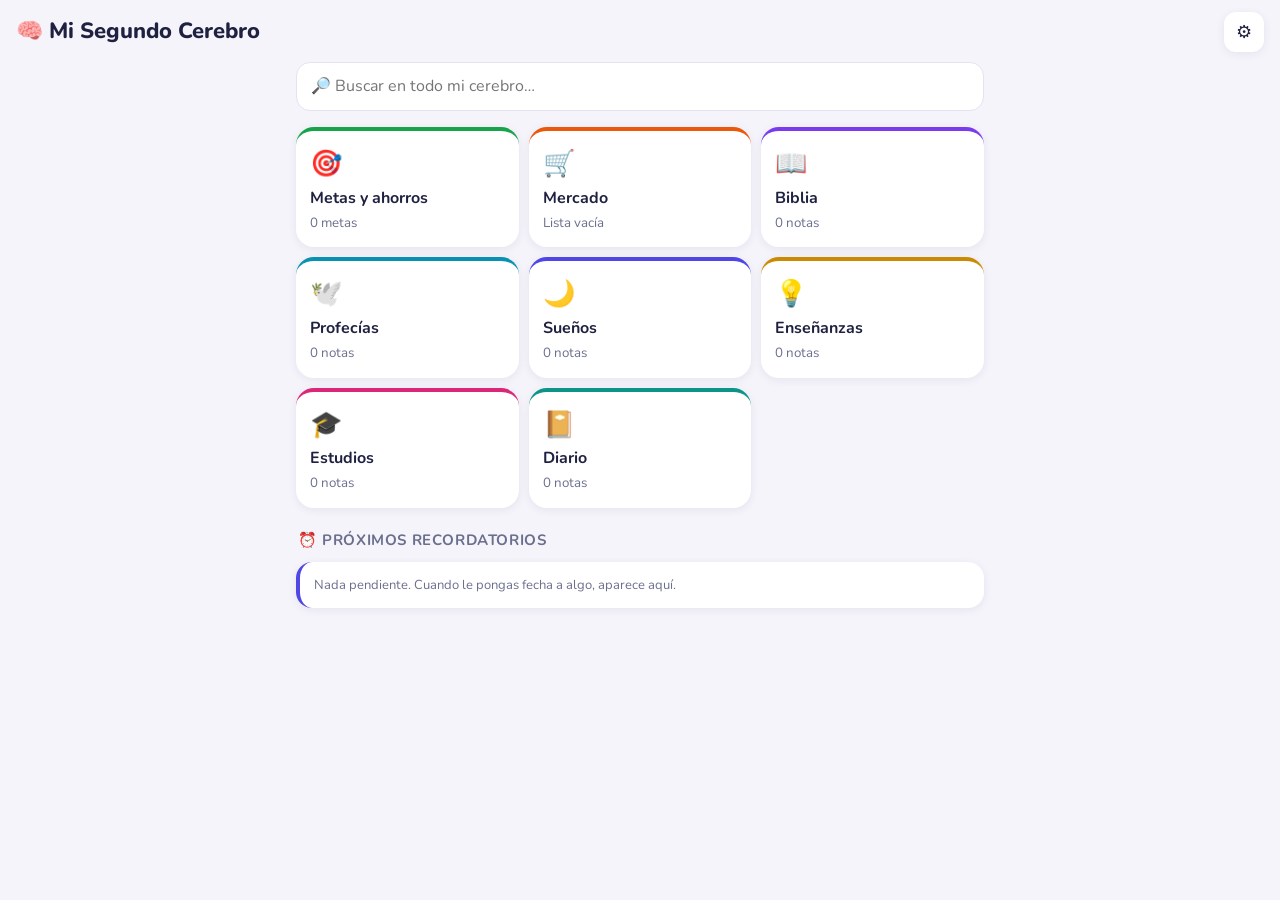
<file: cerebro.html>
<!doctype html>
<html lang="es">
<head>
<meta charset="utf-8">
<meta name="viewport" content="width=device-width, initial-scale=1, viewport-fit=cover">
<meta name="theme-color" content="#4f46e5">
<meta name="apple-mobile-web-app-capable" content="yes">
<title>Mi Segundo Cerebro</title>
<link rel="preconnect" href="https://fonts.googleapis.com">
<link rel="stylesheet" href="https://fonts.googleapis.com/css2?family=Nunito:wght@500;700;800&display=swap">
<style>
  /* Todo vive en el celular (localStorage). Cada sección es su propio cajón: nada se mezcla. */
  :root {
    --bg: #f5f4fb;
    --card: #ffffff;
    --ink: #1f2140;
    --soft: #6b6f8e;
    --line: #e4e3f0;
    --brand: #4f46e5;
    --brand-soft: #eceafd;
    --ok: #16a34a;
    --warn: #d97706;
    --danger: #dc2626;
    --shadow: 0 2px 10px rgba(31,33,64,.07);
    --font: "Nunito", ui-rounded, system-ui, sans-serif;
    color-scheme: light;
  }
  @media (prefers-color-scheme: dark) {
    :root:not([data-theme="light"]) {
      --bg: #12131f; --card: #1c1e2e; --ink: #ecebf7; --soft: #9a9cb8; --line: #2c2f45;
      --brand: #8b85ff; --brand-soft: #2a2950; --shadow: 0 2px 10px rgba(0,0,0,.3);
      color-scheme: dark;
    }
  }
  :root[data-theme="dark"] {
    --bg: #12131f; --card: #1c1e2e; --ink: #ecebf7; --soft: #9a9cb8; --line: #2c2f45;
    --brand: #8b85ff; --brand-soft: #2a2950; --shadow: 0 2px 10px rgba(0,0,0,.3);
    color-scheme: dark;
  }
  * { box-sizing: border-box; }
  [hidden] { display: none !important; }
  html, body { margin: 0; }
  body {
    background: var(--bg); color: var(--ink); font-family: var(--font);
    font-size: 16px; line-height: 1.45; min-height: 100vh;
    -webkit-tap-highlight-color: transparent;
  }
  button, input, textarea, select { font: inherit; color: inherit; }
  button { cursor: pointer; }

  header {
    position: sticky; top: 0; z-index: 5; background: var(--bg);
    padding: calc(12px + env(safe-area-inset-top)) 16px 10px;
    display: flex; align-items: center; gap: 10px;
  }
  header h1 { font-size: 22px; margin: 0; flex: 1; font-weight: 800; white-space: nowrap; overflow: hidden; text-overflow: ellipsis; }
  .icon-btn {
    border: 0; background: var(--card); width: 40px; height: 40px; border-radius: 12px;
    box-shadow: var(--shadow); font-size: 18px; display: grid; place-items: center; flex: none;
  }
  main { padding: 0 16px 110px; max-width: 720px; margin: 0 auto; }

  .search {
    width: 100%; border: 1px solid var(--line); background: var(--card); border-radius: 14px;
    padding: 12px 14px; margin-bottom: 16px; outline: none;
  }
  .search:focus, .field input:focus, .field textarea:focus, .field select:focus { border-color: var(--brand); }

  h2 { font-size: 15px; text-transform: uppercase; letter-spacing: .6px; color: var(--soft); margin: 22px 2px 10px; }

  .grid { display: grid; grid-template-columns: repeat(2, 1fr); gap: 10px; }
  @media (min-width: 560px) { .grid { grid-template-columns: repeat(3, 1fr); } }
  .tile {
    border: 0; text-align: left; background: var(--card); border-radius: 18px; padding: 14px;
    box-shadow: var(--shadow); display: flex; flex-direction: column; gap: 4px; min-height: 96px;
    border-top: 4px solid var(--c);
  }
  .tile .em { font-size: 26px; }
  .tile b { font-size: 16px; }
  .tile small { color: var(--soft); }

  .card {
    background: var(--card); border-radius: 16px; padding: 14px; box-shadow: var(--shadow);
    margin-bottom: 10px; border-left: 4px solid var(--c, var(--brand));
  }
  .card.tap { cursor: pointer; }
  .card h3 { margin: 0 0 2px; font-size: 17px; }
  .meta { color: var(--soft); font-size: 13px; display: flex; flex-wrap: wrap; gap: 6px 10px; align-items: center; }
  .body { margin-top: 6px; white-space: pre-wrap; word-wrap: break-word; }
  .clip { display: -webkit-box; -webkit-line-clamp: 4; -webkit-box-orient: vertical; overflow: hidden; }
  .badge { background: var(--brand-soft); color: var(--brand); border-radius: 999px; padding: 1px 9px; font-size: 12px; font-weight: 700; }
  .badge.ok { background: rgba(22,163,74,.13); color: var(--ok); }
  .badge.warn { background: rgba(217,119,6,.14); color: var(--warn); }
  .badge.late { background: rgba(220,38,38,.12); color: var(--danger); }

  .chips { display: flex; gap: 8px; overflow-x: auto; padding-bottom: 6px; margin-bottom: 8px; }
  .chip { border: 1px solid var(--line); background: var(--card); border-radius: 999px; padding: 6px 14px; white-space: nowrap; font-weight: 700; font-size: 14px; }
  .chip.on { background: var(--brand); color: #fff; border-color: var(--brand); }

  .empty { text-align: center; color: var(--soft); padding: 40px 20px; }
  .empty .em { font-size: 44px; display: block; margin-bottom: 6px; }

  .bar { height: 10px; background: var(--line); border-radius: 99px; overflow: hidden; margin: 10px 0 6px; }
  .bar > i { display: block; height: 100%; background: var(--ok); border-radius: 99px; transition: width .3s; }
  .row { display: flex; gap: 8px; flex-wrap: wrap; margin-top: 10px; }
  .btn { border: 0; border-radius: 12px; padding: 10px 14px; font-weight: 800; background: var(--brand-soft); color: var(--brand); }
  .btn.main { background: var(--brand); color: #fff; }
  .btn.danger { background: rgba(220,38,38,.1); color: var(--danger); }
  .btn.full { width: 100%; padding: 14px; font-size: 17px; }
  .plan { background: var(--bg); border-radius: 12px; padding: 10px 12px; font-size: 14px; margin-top: 8px; }

  .steps { list-style: none; padding: 0; margin: 10px 0 0; }
  .steps li, .shop li { display: flex; align-items: center; gap: 10px; padding: 7px 0; border-top: 1px solid var(--line); }
  .steps li:first-child { border-top: 0; }
  .done span { text-decoration: line-through; color: var(--soft); }
  input[type="checkbox"] { width: 22px; height: 22px; accent-color: var(--ok); flex: none; }

  .shop { list-style: none; padding: 0; margin: 0; background: var(--card); border-radius: 16px; box-shadow: var(--shadow); padding: 4px 14px; }
  .shop li:first-child { border-top: 0; }
  .shop li span { flex: 1; }
  .shop li small { color: var(--soft); }
  .x { border: 0; background: none; color: var(--soft); font-size: 18px; padding: 2px 6px; }
  .quick { display: flex; gap: 8px; margin-bottom: 12px; }
  .quick input { flex: 1; min-width: 0; border: 1px solid var(--line); background: var(--card); border-radius: 14px; padding: 12px 14px; outline: none; }
  .quick input.qty { flex: 0 0 74px; }

  .fab {
    position: fixed; right: 18px; bottom: calc(22px + env(safe-area-inset-bottom)); z-index: 6;
    width: 62px; height: 62px; border-radius: 20px; border: 0; background: var(--brand); color: #fff;
    font-size: 32px; box-shadow: 0 8px 22px rgba(79,70,229,.4);
  }

  .sheet-bg { position: fixed; inset: 0; background: rgba(10,10,25,.45); z-index: 20; display: none; align-items: flex-end; justify-content: center; }
  .sheet-bg.open { display: flex; }
  .sheet {
    background: var(--card); width: 100%; max-width: 640px; max-height: 92vh; overflow-y: auto;
    border-radius: 22px 22px 0 0; padding: 18px 16px calc(20px + env(safe-area-inset-bottom));
    animation: up .2s ease-out;
  }
  @keyframes up { from { transform: translateY(40px); opacity: .5; } }
  .sheet h2 { margin-top: 0; color: var(--ink); font-size: 19px; text-transform: none; letter-spacing: 0; }
  .field { display: block; margin-bottom: 12px; }
  .field span { display: block; font-size: 13px; font-weight: 700; color: var(--soft); margin-bottom: 4px; }
  .field input, .field textarea, .field select {
    width: 100%; border: 1px solid var(--line); background: var(--bg); border-radius: 12px; padding: 11px 12px; outline: none;
  }
  .field textarea { min-height: 120px; resize: vertical; }
  .two { display: grid; grid-template-columns: 1fr 1fr; gap: 10px; }

  .toast {
    position: fixed; left: 50%; bottom: calc(100px + env(safe-area-inset-bottom)); transform: translateX(-50%);
    background: var(--ink); color: var(--bg); padding: 10px 16px; border-radius: 12px; z-index: 30;
    font-weight: 700; max-width: calc(100% - 32px); display: none;
  }
  .toast.show { display: block; }
  a.link { color: var(--brand); font-weight: 700; text-decoration: none; font-size: 13px; }
</style>
</head>
<body>
<header>
  <button class="icon-btn" id="back" aria-label="Volver" hidden>←</button>
  <h1 id="title">🧠 Mi Segundo Cerebro</h1>
  <button class="icon-btn" id="menuBtn" aria-label="Opciones">⚙️</button>
</header>
<main id="view"></main>
<button class="fab" id="fab" aria-label="Agregar" hidden>+</button>
<div class="sheet-bg" id="sheetBg"><div class="sheet" id="sheet"></div></div>
<div class="toast" id="toast"></div>
<input type="file" id="importFile" accept="application/json" hidden>

<script>
// ---------- Secciones ----------
// Cada sección de notas define sus propios campos; "metas" y "mercado" tienen pantallas especiales.
const SECTIONS = {
  metas:      { name: 'Metas y ahorros', em: '🎯', c: '#16a34a', special: true },
  mercado:    { name: 'Mercado',         em: '🛒', c: '#ea580c', special: true },
  biblia:     { name: 'Biblia',          em: '📖', c: '#7c3aed', add: 'Nuevo estudio bíblico',
                fields: [
                  { k: 'ref', label: 'Cita (ej. Salmo 23:1-4)', title: true },
                  { k: 'verse', label: 'El versículo', type: 'area', small: true },
                  { k: 'body', label: 'Lo que Dios me enseñó / reflexión', type: 'area' },
                ] },
  profecias:  { name: 'Profecías',       em: '🕊️', c: '#0891b2', add: 'Nueva profecía',
                fields: [
                  { k: 'title', label: 'Título', title: true },
                  { k: 'who', label: '¿Quién la dio? / ¿Dónde?' },
                  { k: 'when', label: 'Fecha en que la recibí', type: 'date' },
                  { k: 'status', label: 'Estado', type: 'select', options: ['Esperando', 'En proceso', 'Cumplida'], filter: true },
                  { k: 'body', label: 'La profecía', type: 'area' },
                ] },
  suenos:     { name: 'Sueños',          em: '🌙', c: '#4f46e5', add: 'Nuevo sueño',
                fields: [
                  { k: 'title', label: 'Título del sueño', title: true },
                  { k: 'body', label: '¿Qué soñé?', type: 'area' },
                  { k: 'meaning', label: 'Interpretación / enseñanza', type: 'area', small: true },
                ] },
  ensenanzas: { name: 'Enseñanzas',      em: '💡', c: '#ca8a04', add: 'Nueva enseñanza',
                fields: [
                  { k: 'title', label: 'La enseñanza en una frase', title: true },
                  { k: 'source', label: '¿De quién o de dónde la aprendí?' },
                  { k: 'body', label: 'Detalles', type: 'area' },
                ] },
  estudios:   { name: 'Estudios',        em: '🎓', c: '#db2777', add: 'Nuevo apunte',
                fields: [
                  { k: 'subject', label: 'Materia', type: 'list', filter: true },
                  { k: 'title', label: 'Tema', title: true },
                  { k: 'body', label: 'Apuntes', type: 'area' },
                ] },
  diario:     { name: 'Diario',          em: '📔', c: '#0d9488', add: 'Escribir en el diario',
                fields: [
                  { k: 'mood', label: '¿Cómo me siento?', type: 'select', options: ['😀 Feliz', '🙏 Agradecido', '😌 En paz', '😐 Normal', '😔 Triste', '😤 Estresado'], filter: true },
                  { k: 'title', label: 'Título (opcional)', title: true },
                  { k: 'body', label: '¿Qué pasó hoy?', type: 'area' },
                ] },
};

// ---------- Datos ----------
const KEY = 'segundoCerebro.v1';
let db;
try { db = JSON.parse(localStorage.getItem(KEY)); } catch (e) {}
db = Object.assign({ notes: [], goals: [], shop: [], shopRemind: '', theme: '' }, db || {});
function save() {
  try { localStorage.setItem(KEY, JSON.stringify(db)); }
  catch (e) { toast('⚠️ No se pudo guardar. Haz una copia de seguridad.'); }
}
const uid = () => Date.now().toString(36) + Math.random().toString(36).slice(2, 7);

// ---------- Utilidades ----------
const $ = s => document.querySelector(s);
const esc = s => String(s ?? '').replace(/[&<>"']/g, c => ({ '&': '&amp;', '<': '&lt;', '>': '&gt;', '"': '&quot;', "'": '&#39;' }[c]));
const money = n => new Intl.NumberFormat('es-CO', { style: 'currency', currency: 'COP', maximumFractionDigits: 0 }).format(n || 0);
const num = v => Number(String(v).replace(/[^\d]/g, '')) || 0;
function fmtDate(d, withTime) {
  if (!d) return '';
  const dt = new Date(d.length === 10 ? d + 'T00:00' : d);
  const opt = { day: 'numeric', month: 'short', year: 'numeric' };
  if (withTime) Object.assign(opt, { hour: 'numeric', minute: '2-digit' });
  return dt.toLocaleString('es-CO', opt);
}
function daysUntil(d) {
  const t = new Date(d.length === 10 ? d + 'T23:59' : d) - new Date();
  return Math.ceil(t / 86400000);
}
function toast(msg) {
  const t = $('#toast'); t.textContent = msg; t.classList.add('show');
  clearTimeout(toast.t); toast.t = setTimeout(() => t.classList.remove('show'), 2600);
}
// Link para pasar el recordatorio a Google Calendar (así suena aunque la app esté cerrada).
function calLink(text, when, details) {
  const s = new Date(when.length === 10 ? when + 'T08:00' : when);
  const e = new Date(s.getTime() + 30 * 60000);
  const f = d => d.getFullYear() + String(d.getMonth() + 1).padStart(2, '0') + String(d.getDate()).padStart(2, '0') + 'T' +
    String(d.getHours()).padStart(2, '0') + String(d.getMinutes()).padStart(2, '0') + '00';
  return 'https://calendar.google.com/calendar/render?action=TEMPLATE&text=' + encodeURIComponent(text) +
    '&dates=' + f(s) + '/' + f(e) + '&details=' + encodeURIComponent(details || 'Desde Mi Segundo Cerebro');
}
function remindBadge(when) {
  if (!when) return '';
  const d = daysUntil(when);
  const cls = d < 0 ? 'late' : d <= 2 ? 'warn' : '';
  return `<span class="badge ${cls}">⏰ ${fmtDate(when, when.length > 10)}</span>`;
}
function noteTitle(n) {
  const sec = SECTIONS[n.sec];
  const tf = sec.fields.find(f => f.title);
  return n[tf.k] || (n.body || '').split('\n')[0].slice(0, 60) || 'Sin título';
}

// ---------- Navegación ----------
let route = { name: 'home' };
let filter = '';
function go(r) { route = r; filter = ''; render(); window.scrollTo(0, 0); }
$('#back').onclick = () => go({ name: 'home' });
window.addEventListener('popstate', () => { if (route.name !== 'home') go({ name: 'home' }); });

function render() {
  const home = route.name === 'home';
  $('#back').hidden = home;
  if (!home) history.replaceState(null, '', '#' + route.name);
  const sec = SECTIONS[route.name];
  $('#title').textContent = home ? '🧠 Mi Segundo Cerebro' : sec.em + ' ' + sec.name;
  $('#fab').hidden = home || route.name === 'mercado';
  const v = $('#view');
  if (home) v.innerHTML = homeView();
  else if (route.name === 'metas') v.innerHTML = goalsView();
  else if (route.name === 'mercado') v.innerHTML = shopView();
  else v.innerHTML = notesView(route.name);
  bindView();
}

// ---------- Inicio ----------
function upcoming() {
  const list = [];
  db.notes.forEach(n => n.remind && list.push({ when: n.remind, text: noteTitle(n), sec: n.sec, id: n.id }));
  db.goals.forEach(g => {
    if (g.remind) list.push({ when: g.remind, text: g.title, sec: 'metas', id: g.id });
    if (g.deadline && !goalDone(g)) list.push({ when: g.deadline, text: 'Fecha límite: ' + g.title, sec: 'metas', id: g.id });
  });
  if (db.shopRemind) list.push({ when: db.shopRemind, text: 'Ir a mercar', sec: 'mercado' });
  return list.filter(x => daysUntil(x.when) >= -1).sort((a, b) => new Date(a.when) - new Date(b.when)).slice(0, 6);
}
function homeView() {
  const counts = k => k === 'metas' ? db.goals.length : k === 'mercado' ? db.shop.filter(i => !i.done).length : db.notes.filter(n => n.sec === k).length;
  const label = (k, c) => k === 'mercado' ? (c ? `${c} por comprar` : 'Lista vacía') : `${c} ${k === 'metas' ? (c === 1 ? 'meta' : 'metas') : (c === 1 ? 'nota' : 'notas')}`;
  let h = `<input class="search" id="q" type="search" placeholder="🔎 Buscar en todo mi cerebro…" autocomplete="off">
    <div id="results"></div><div id="homeBody">
    <div class="grid">` +
    Object.entries(SECTIONS).map(([k, s]) => `<button class="tile" style="--c:${s.c}" data-go="${k}">
      <span class="em">${s.em}</span><b>${s.name}</b><small>${label(k, counts(k))}</small></button>`).join('') + `</div>`;

  const up = upcoming();
  h += `<h2>⏰ Próximos recordatorios</h2>`;
  h += up.length ? up.map(x => `<div class="card tap" style="--c:${SECTIONS[x.sec].c}" data-go="${x.sec}">
      <div class="meta">${SECTIONS[x.sec].em} ${SECTIONS[x.sec].name} ${remindBadge(x.when)}</div><h3>${esc(x.text)}</h3></div>`).join('')
    : `<div class="card"><div class="meta">Nada pendiente. Cuando le pongas fecha a algo, aparece aquí.</div></div>`;

  const active = db.goals.filter(g => g.target && !goalDone(g));
  if (active.length) {
    h += `<h2>🎯 Cómo voy con mis ahorros</h2>` + active.slice(0, 3).map(g => {
      const p = pct(g);
      return `<div class="card tap" style="--c:${SECTIONS.metas.c}" data-go="metas"><h3>${esc(g.title)}</h3>
        <div class="bar"><i style="width:${p}%"></i></div>
        <div class="meta">${money(saved(g))} de ${money(g.target)} · ${p}%</div></div>`;
    }).join('');
  }
  return h + `</div>`;
}
function searchResults(q) {
  q = q.trim().toLowerCase();
  if (!q) return '';
  const hits = [];
  db.notes.forEach(n => {
    const text = SECTIONS[n.sec].fields.map(f => n[f.k] || '').join(' ').toLowerCase();
    if (text.includes(q)) hits.push(noteCard(n, true));
  });
  db.goals.forEach(g => { if ((g.title + ' ' + (g.why || '')).toLowerCase().includes(q)) hits.push(`<div class="card tap" style="--c:${SECTIONS.metas.c}" data-go="metas"><div class="meta">🎯 Meta</div><h3>${esc(g.title)}</h3></div>`); });
  db.shop.forEach(i => { if (i.name.toLowerCase().includes(q)) hits.push(`<div class="card tap" style="--c:${SECTIONS.mercado.c}" data-go="mercado"><div class="meta">🛒 Mercado</div><h3>${esc(i.name)}</h3></div>`); });
  return `<h2>${hits.length} resultado${hits.length === 1 ? '' : 's'}</h2>` + (hits.join('') || `<div class="empty">No encontré nada con “${esc(q)}”.</div>`);
}

// ---------- Notas (Biblia, Profecías, Sueños, Enseñanzas, Estudios, Diario) ----------
function noteCard(n, showSec) {
  const sec = SECTIONS[n.sec];
  const extra = sec.fields.filter(f => !f.title && f.k !== 'body' && n[f.k] && f.type !== 'area')
    .map(f => f.type === 'date' ? `<span>📅 ${fmtDate(n[f.k])}</span>` : `<span class="badge ${n[f.k] === 'Cumplida' ? 'ok' : ''}">${esc(n[f.k])}</span>`).join('');
  const preview = [n.verse ? '“' + n.verse + '”' : '', n.body, n.meaning ? '💭 ' + n.meaning : ''].filter(Boolean).join('\n\n');
  return `<div class="card tap" style="--c:${sec.c}" data-edit="${n.id}">
    <div class="meta">${showSec ? sec.em + ' ' + sec.name + ' ·' : ''} <span>${fmtDate(n.created)}</span> ${extra} ${remindBadge(n.remind)}</div>
    <h3>${esc(noteTitle(n))}</h3>
    ${preview ? `<div class="body clip">${esc(preview)}</div>` : ''}</div>`;
}
function notesView(k) {
  const sec = SECTIONS[k];
  let notes = db.notes.filter(n => n.sec === k).sort((a, b) => b.created.localeCompare(a.created));
  const ff = sec.fields.find(f => f.filter);
  let h = '';
  if (ff) {
    const vals = [...new Set(notes.map(n => n[ff.k]).filter(Boolean))];
    if (vals.length) h += `<div class="chips"><button class="chip ${!filter ? 'on' : ''}" data-filter="">Todas</button>` +
      vals.map(v => `<button class="chip ${filter === v ? 'on' : ''}" data-filter="${esc(v)}">${esc(v)}</button>`).join('') + `</div>`;
    if (filter) notes = notes.filter(n => n[ff.k] === filter);
  }
  return h + (notes.map(n => noteCard(n)).join('') ||
    `<div class="empty"><span class="em">${sec.em}</span>Aún no hay nada aquí.<br>Toca <b>+</b> para empezar.</div>`);
}
function noteForm(k, n) {
  const sec = SECTIONS[k];
  n = n || {};
  const fieldHtml = f => {
    const v = esc(n[f.k] || '');
    let input;
    if (f.type === 'area') input = `<textarea name="${f.k}" ${f.small ? 'style="min-height:80px"' : ''}>${v}</textarea>`;
    else if (f.type === 'select') input = `<select name="${f.k}"><option value=""></option>${f.options.map(o => `<option ${n[f.k] === o ? 'selected' : ''}>${o}</option>`).join('')}</select>`;
    else if (f.type === 'date') input = `<input type="date" name="${f.k}" value="${v}">`;
    else if (f.type === 'list') {
      const opts = [...new Set(db.notes.filter(x => x.sec === k).map(x => x[f.k]).filter(Boolean))];
      input = `<input name="${f.k}" value="${v}" list="dl-${f.k}" autocomplete="off"><datalist id="dl-${f.k}">${opts.map(o => `<option value="${esc(o)}">`).join('')}</datalist>`;
    } else input = `<input name="${f.k}" value="${v}" autocomplete="off">`;
    return `<label class="field"><span>${f.label}</span>${input}</label>`;
  };
  openSheet(`<h2>${n.id ? sec.em + ' Editar' : sec.em + ' ' + sec.add}</h2>
    <form id="f">${sec.fields.map(fieldHtml).join('')}
      <label class="field"><span>⏰ Recordármelo (opcional)</span><input type="datetime-local" name="remind" value="${esc(n.remind || '')}"></label>
      ${n.remind ? `<p><a class="link" target="_blank" rel="noopener" href="${calLink(noteTitle(n), n.remind)}">📅 Pasar recordatorio a Google Calendar</a></p>` : ''}
      <button class="btn main full">Guardar</button>
      ${n.id ? `<div class="row"><button type="button" class="btn danger" id="del">🗑️ Borrar</button></div>` : ''}
    </form>`);
  $('#f').onsubmit = e => {
    e.preventDefault();
    const data = Object.fromEntries(new FormData(e.target));
    if (!Object.entries(data).some(([key, val]) => key !== 'remind' && val.trim())) return toast('Escribe algo primero 🙂');
    if (n.id) { if (data.remind !== n.remind) n.notified = false; Object.assign(n, data); }
    else db.notes.push({ id: uid(), sec: k, created: new Date().toISOString(), ...data });
    save(); closeSheet(); render(); toast('Guardado ✅');
  };
  if (n.id) $('#del').onclick = () => {
    if (!confirm('¿Borrar esta nota?')) return;
    db.notes = db.notes.filter(x => x.id !== n.id); save(); closeSheet(); render(); toast('Borrada');
  };
}

// ---------- Metas y ahorros ----------
const saved = g => (g.deposits || []).reduce((s, d) => s + d.amt, 0);
const pct = g => g.target ? Math.min(100, Math.round(saved(g) / g.target * 100)) : stepsPct(g);
const stepsPct = g => (g.steps || []).length ? Math.round(g.steps.filter(s => s.done).length / g.steps.length * 100) : 0;
const goalDone = g => g.target ? saved(g) >= g.target : (g.steps || []).length > 0 && g.steps.every(s => s.done);

// Cuánto hay que guardar por semana/mes para llegar a tiempo.
function savingPlan(g) {
  const left = g.target - saved(g);
  if (left <= 0) return '🎉 ¡Meta cumplida! Gloria a Dios.';
  if (!g.deadline) return `Te faltan <b>${money(left)}</b>. Ponle una fecha límite y te digo cuánto guardar.`;
  const days = daysUntil(g.deadline);
  if (days <= 0) return `⚠️ Se pasó la fecha y faltan <b>${money(left)}</b>. Cambia la fecha y sigue con toda.`;
  const weeks = Math.max(1, days / 7), months = Math.max(1, days / 30.4);
  return `Faltan <b>${money(left)}</b> en ${days} día${days === 1 ? '' : 's'}.<br>
    Guarda <b>${money(Math.ceil(left / weeks))}</b> por semana` + (days > 45 ? ` o <b>${money(Math.ceil(left / months))}</b> al mes.` : '.');
}
function goalsView() {
  if (!db.goals.length) return `<div class="empty"><span class="em">🎯</span>¿Qué quieres lograr?<br>Toca <b>+</b> y crea tu primera meta.<br><small>Puede ser de ahorro (con plata) o de pasos.</small></div>`;
  const sorted = [...db.goals].sort((a, b) => goalDone(a) - goalDone(b));
  return sorted.map(g => {
    const p = pct(g), done = goalDone(g);
    return `<div class="card" style="--c:${SECTIONS.metas.c}">
      <div class="meta">${done ? '<span class="badge ok">✅ Cumplida</span>' : ''}
        ${g.deadline ? `<span>🏁 ${fmtDate(g.deadline)}</span>` : ''} ${remindBadge(g.remind)}</div>
      <h3>${esc(g.title)}</h3>
      ${g.why ? `<div class="body" style="color:var(--soft)">${esc(g.why)}</div>` : ''}
      ${g.target || (g.steps || []).length ? `<div class="bar"><i style="width:${p}%"></i></div>` : ''}
      ${g.target ? `<div class="meta">${money(saved(g))} de ${money(g.target)} · ${p}%</div><div class="plan">${savingPlan(g)}</div>` : ''}
      ${(g.steps || []).length ? `<ul class="steps">${g.steps.map((s, i) => `<li class="${s.done ? 'done' : ''}">
        <input type="checkbox" data-step="${g.id}:${i}" ${s.done ? 'checked' : ''}><span>${esc(s.text)}</span></li>`).join('')}</ul>` : ''}
      <div class="row">
        ${g.target ? `<button class="btn main" data-deposit="${g.id}">💰 Abonar</button>` : ''}
        <button class="btn" data-goal="${g.id}">✏️ Editar</button>
        ${(g.deposits || []).length ? `<button class="btn" data-history="${g.id}">📜 Abonos</button>` : ''}
      </div></div>`;
  }).join('');
}
function goalForm(g) {
  g = g || {};
  openSheet(`<h2>🎯 ${g.id ? 'Editar meta' : 'Nueva meta'}</h2>
    <form id="f">
      <label class="field"><span>¿Qué quiero lograr?</span><input name="title" value="${esc(g.title || '')}" required placeholder="Ej. Comprar una moto"></label>
      <label class="field"><span>¿Por qué es importante para mí?</span><textarea name="why" style="min-height:70px">${esc(g.why || '')}</textarea></label>
      <div class="two">
        <label class="field"><span>💰 Plata que necesito</span><input name="target" inputmode="numeric" value="${g.target || ''}" placeholder="0 si no es de plata"></label>
        <label class="field"><span>🏁 Fecha límite</span><input type="date" name="deadline" value="${esc(g.deadline || '')}"></label>
      </div>
      <label class="field"><span>✅ Pasos (uno por línea)</span><textarea name="steps" style="min-height:90px" placeholder="Abrir cuenta de ahorros&#10;Dejar de gastar en…">${esc((g.steps || []).map(s => s.text).join('\n'))}</textarea></label>
      <label class="field"><span>⏰ Recordármelo (ej. el día de pago)</span><input type="datetime-local" name="remind" value="${esc(g.remind || '')}"></label>
      ${g.remind ? `<p><a class="link" target="_blank" rel="noopener" href="${calLink('Meta: ' + g.title, g.remind, 'Abonar a mi meta')}">📅 Pasar recordatorio a Google Calendar</a></p>` : ''}
      <button class="btn main full">Guardar</button>
      ${g.id ? `<div class="row"><button type="button" class="btn danger" id="del">🗑️ Borrar meta</button></div>` : ''}
    </form>`);
  $('#f').onsubmit = e => {
    e.preventDefault();
    const d = Object.fromEntries(new FormData(e.target));
    const old = g.steps || [];
    const steps = d.steps.split('\n').map(s => s.trim()).filter(Boolean)
      .map(text => ({ text, done: !!(old.find(o => o.text === text) || {}).done }));
    if (g.id && d.remind !== g.remind) g.notified = false;
    const item = Object.assign(g.id ? g : { id: uid(), created: new Date().toISOString(), deposits: [] },
      { title: d.title.trim(), why: d.why, target: num(d.target), deadline: d.deadline, remind: d.remind, steps });
    if (!g.id) db.goals.push(item);
    save(); closeSheet(); render(); toast('Meta guardada 🎯');
  };
  if (g.id) $('#del').onclick = () => {
    if (!confirm('¿Borrar esta meta y sus abonos?')) return;
    db.goals = db.goals.filter(x => x.id !== g.id); save(); closeSheet(); render();
  };
}
function depositForm(g) {
  openSheet(`<h2>💰 Abonar a “${esc(g.title)}”</h2>
    <form id="f">
      <label class="field"><span>¿Cuánto guardaste?</span><input name="amt" inputmode="numeric" required autofocus placeholder="Ej. 50000"></label>
      <label class="field"><span>Nota (opcional)</span><input name="note" placeholder="Ej. de la quincena"></label>
      <p class="meta">Si te tocó sacar plata, escribe el valor con un menos adelante (ej. -20000).</p>
      <button class="btn main full">Guardar abono</button>
    </form>`);
  $('#f').onsubmit = e => {
    e.preventDefault();
    const d = Object.fromEntries(new FormData(e.target));
    const amt = num(d.amt) * (d.amt.trim().startsWith('-') ? -1 : 1);
    if (!amt) return toast('Escribe un valor');
    (g.deposits = g.deposits || []).push({ amt, note: d.note, date: new Date().toISOString() });
    save(); closeSheet(); render();
    toast(goalDone(g) ? '🎉 ¡Cumpliste la meta!' : 'Abono guardado 💪');
  };
}
function historySheet(g) {
  openSheet(`<h2>📜 Abonos de “${esc(g.title)}”</h2>
    <ul class="steps">${[...g.deposits].reverse().map(d => `<li><span style="flex:1"><b>${money(d.amt)}</b> ${d.note ? '· ' + esc(d.note) : ''}<br><small class="meta">${fmtDate(d.date, true)}</small></span>
      <button class="x" data-deldep="${d.date}">✕</button></li>`).join('')}</ul>
    <div class="row"><button class="btn full" id="close">Cerrar</button></div>`);
  $('#close').onclick = closeSheet;
  $('#sheet').querySelectorAll('[data-deldep]').forEach(b => b.onclick = () => {
    if (!confirm('¿Borrar este abono?')) return;
    g.deposits = g.deposits.filter(d => d.date !== b.dataset.deldep); save(); render(); g.deposits.length ? historySheet(g) : closeSheet();
  });
}

// ---------- Mercado ----------
function shopView() {
  const pend = db.shop.filter(i => !i.done), got = db.shop.filter(i => i.done);
  const li = i => `<li class="${i.done ? 'done' : ''}"><input type="checkbox" data-shop="${i.id}" ${i.done ? 'checked' : ''}>
    <span>${esc(i.name)}</span>${i.qty ? `<small>${esc(i.qty)}</small>` : ''}<button class="x" data-delshop="${i.id}" aria-label="Quitar">✕</button></li>`;
  return `<form class="quick" id="shopForm">
      <input name="name" placeholder="¿Qué hay que comprar?" autocomplete="off" required>
      <input name="qty" class="qty" placeholder="Cant.">
      <button class="btn main">＋</button></form>
    <label class="field"><span>⏰ ¿Cuándo voy a mercar?</span><input type="datetime-local" id="shopRemind" value="${esc(db.shopRemind)}"></label>
    ${db.shopRemind ? `<p style="margin-top:-6px"><a class="link" target="_blank" rel="noopener" href="${calLink('Ir a mercar', db.shopRemind, pend.map(i => '• ' + i.name + (i.qty ? ' (' + i.qty + ')' : '')).join('\n'))}">📅 Pasar a Google Calendar con la lista</a></p>` : ''}
    <h2>Por comprar (${pend.length})</h2>
    ${pend.length ? `<ul class="shop">${pend.map(li).join('')}</ul>` : `<div class="empty"><span class="em">🛒</span>Todo comprado. ¡Bien ahí!</div>`}
    ${got.length ? `<h2>Ya en el carrito (${got.length})</h2><ul class="shop">${got.map(li).join('')}</ul>
      <div class="row"><button class="btn" id="clearShop">🧹 Borrar lo comprado</button></div>` : ''}`;
}

// ---------- Eventos de la vista ----------
function bindView() {
  const v = $('#view');
  v.querySelectorAll('[data-go]').forEach(b => b.onclick = () => go({ name: b.dataset.go }));
  v.querySelectorAll('[data-edit]').forEach(b => b.onclick = () => { const n = db.notes.find(x => x.id === b.dataset.edit); noteForm(n.sec, n); });
  v.querySelectorAll('[data-filter]').forEach(b => b.onclick = () => { filter = b.dataset.filter; render(); });
  v.querySelectorAll('[data-goal]').forEach(b => b.onclick = () => goalForm(db.goals.find(g => g.id === b.dataset.goal)));
  v.querySelectorAll('[data-deposit]').forEach(b => b.onclick = () => depositForm(db.goals.find(g => g.id === b.dataset.deposit)));
  v.querySelectorAll('[data-history]').forEach(b => b.onclick = () => historySheet(db.goals.find(g => g.id === b.dataset.history)));
  v.querySelectorAll('[data-step]').forEach(c => c.onchange = () => {
    const [id, i] = c.dataset.step.split(':'); const g = db.goals.find(x => x.id === id);
    g.steps[i].done = c.checked; save(); render(); if (goalDone(g)) toast('🎉 ¡Cumpliste la meta!');
  });
  v.querySelectorAll('[data-shop]').forEach(c => c.onchange = () => { db.shop.find(i => i.id === c.dataset.shop).done = c.checked; save(); render(); });
  v.querySelectorAll('[data-delshop]').forEach(b => b.onclick = () => { db.shop = db.shop.filter(i => i.id !== b.dataset.delshop); save(); render(); });
  const sf = $('#shopForm');
  if (sf) {
    sf.onsubmit = e => {
      e.preventDefault(); const d = Object.fromEntries(new FormData(sf));
      db.shop.push({ id: uid(), name: d.name.trim(), qty: d.qty.trim(), done: false }); save(); render(); $('#shopForm input').focus();
    };
    $('#shopRemind').onchange = e => { db.shopRemind = e.target.value; db.shopNotified = false; save(); render(); };
    const cl = $('#clearShop'); if (cl) cl.onclick = () => { db.shop = db.shop.filter(i => !i.done); save(); render(); };
  }
  const q = $('#q');
  if (q) q.oninput = () => {
    $('#results').innerHTML = searchResults(q.value);
    $('#homeBody').hidden = !!q.value.trim();
    $('#results').querySelectorAll('[data-edit]').forEach(b => b.onclick = () => { const n = db.notes.find(x => x.id === b.dataset.edit); noteForm(n.sec, n); });
    $('#results').querySelectorAll('[data-go]').forEach(b => b.onclick = () => go({ name: b.dataset.go }));
  };
}
$('#fab').onclick = () => route.name === 'metas' ? goalForm() : noteForm(route.name);

// ---------- Hoja (formularios) ----------
function openSheet(html) { $('#sheet').innerHTML = html; $('#sheetBg').classList.add('open'); }
function closeSheet() { $('#sheetBg').classList.remove('open'); }
$('#sheetBg').onclick = e => { if (e.target.id === 'sheetBg') closeSheet(); };

// ---------- Opciones: copia de seguridad, tema, notificaciones ----------
$('#menuBtn').onclick = () => {
  const notif = 'Notification' in window;
  openSheet(`<h2>⚙️ Opciones</h2>
    <p class="meta">Todo se guarda en este celular. Haz una copia de seguridad de vez en cuando para no perder nada (guárdala en Drive o mándatela por WhatsApp).</p>
    <div class="row"><button class="btn main" id="exp">⬇️ Descargar copia</button><button class="btn" id="imp">⬆️ Restaurar copia</button></div>
    <h2 style="margin-top:20px">Recordatorios</h2>
    <p class="meta">Con la app abierta te aviso cuando llegue la hora. Para que suene aunque esté cerrada, usa el botón “Pasar a Google Calendar” de cada recordatorio.</p>
    ${notif ? `<div class="row"><button class="btn" id="perm">🔔 ${Notification.permission === 'granted' ? 'Avisos activados' : 'Activar avisos'}</button></div>` : ''}
    <h2 style="margin-top:20px">Apariencia</h2>
    <div class="chips">${[['', 'Automático'], ['light', '☀️ Claro'], ['dark', '🌙 Oscuro']].map(([v, l]) => `<button class="chip ${db.theme === v ? 'on' : ''}" data-theme="${v}">${l}</button>`).join('')}</div>
    <div class="row"><button class="btn full" id="close">Listo</button></div>`);
  $('#close').onclick = closeSheet;
  $('#exp').onclick = () => {
    const a = document.createElement('a');
    a.href = URL.createObjectURL(new Blob([JSON.stringify(db, null, 1)], { type: 'application/json' }));
    a.download = 'segundo-cerebro-' + new Date().toISOString().slice(0, 10) + '.json'; a.click();
  };
  $('#imp').onclick = () => $('#importFile').click();
  if (notif) $('#perm').onclick = () => Notification.requestPermission().then(p => { toast(p === 'granted' ? 'Avisos activados 🔔' : 'No se dio permiso'); closeSheet(); });
  $('#sheet').querySelectorAll('[data-theme]').forEach(b => b.onclick = () => { db.theme = b.dataset.theme; save(); applyTheme(); $('#menuBtn').onclick(); });
};
$('#importFile').onchange = e => {
  const file = e.target.files[0]; if (!file) return;
  file.text().then(t => {
    const data = JSON.parse(t);
    if (!Array.isArray(data.notes) || !confirm('Esto reemplaza lo que tienes ahora con la copia. ¿Seguir?')) return;
    db = Object.assign({ notes: [], goals: [], shop: [], shopRemind: '', theme: '' }, data);
    save(); applyTheme(); closeSheet(); go({ name: 'home' }); toast('Copia restaurada ✅');
  }).catch(() => toast('Ese archivo no es una copia válida'));
  e.target.value = '';
};
function applyTheme() {
  if (db.theme) document.documentElement.dataset.theme = db.theme;
  else delete document.documentElement.dataset.theme;
}

// ---------- Avisos con la app abierta ----------
function checkReminders() {
  const now = new Date();
  const due = [];
  const isDue = w => w && new Date(w.length === 10 ? w + 'T08:00' : w) <= now;
  db.notes.forEach(n => { if (isDue(n.remind) && !n.notified) { n.notified = true; due.push(SECTIONS[n.sec].em + ' ' + noteTitle(n)); } });
  db.goals.forEach(g => { if (isDue(g.remind) && !g.notified) { g.notified = true; due.push('🎯 ' + g.title); } });
  if (isDue(db.shopRemind) && !db.shopNotified) { db.shopNotified = true; due.push('🛒 Ir a mercar'); }
  if (!due.length) return;
  save();
  due.forEach(text => {
    toast('⏰ ' + text);
    if ('Notification' in window && Notification.permission === 'granted') {
      try { new Notification('Mi Segundo Cerebro', { body: text }); } catch (e) {}
    }
  });
}

// ---------- Arranque ----------
applyTheme();
const start = location.hash.slice(1);
if (SECTIONS[start]) route = { name: start };
history.pushState(null, '', location.href);
render();
checkReminders();
setInterval(checkReminders, 30000);
</script>
</body>
</html>
</file>
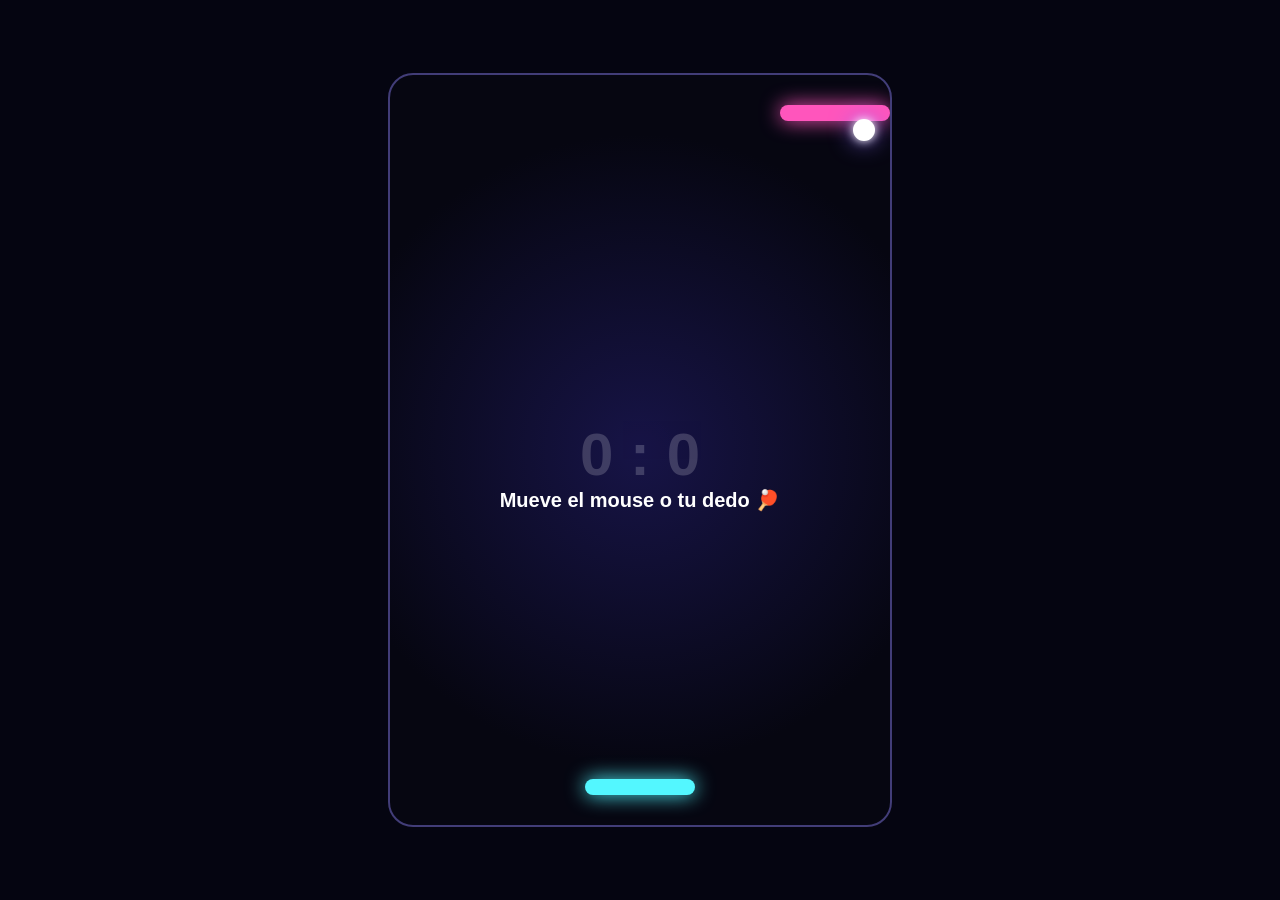
<file: neon-pong.html>
<!DOCTYPE html>
<html lang="es">
<head>
<meta charset="UTF-8">
<meta name="viewport" content="width=device-width,initial-scale=1">
<title>Neon Pong</title>
<style>
body{margin:0;background:#050511;color:#fff;font-family:Arial;display:flex;justify-content:center;align-items:center;height:100vh;overflow:hidden}
#g{position:relative;width:min(95vw,500px);height:min(85vh,750px);background:radial-gradient(circle,#171447,#060611 70%);border:2px solid #423d78;border-radius:25px;overflow:hidden}
.p{position:absolute;width:110px;height:16px;border-radius:20px;left:50%;transform:translateX(-50%)}
#pl{bottom:30px;background:#53f7ff;box-shadow:0 0 20px #53f7ff}
#cp{top:30px;background:#ff55bc;box-shadow:0 0 20px #ff55bc}
#b{position:absolute;width:22px;height:22px;border-radius:50%;background:#fff;box-shadow:0 0 10px #fff,0 0 25px #8a6cff}
#s{position:absolute;width:100%;top:46%;text-align:center;font-size:60px;font-weight:bold;opacity:.18}
#m{position:absolute;width:100%;top:55%;text-align:center;font-size:20px;font-weight:bold}
</style>
</head>
<body>
<div id="g">
  <div id="s">0 : 0</div>
  <div id="cp" class="p"></div>
  <div id="pl" class="p"></div>
  <div id="b"></div>
  <div id="m">Mueve el mouse o tu dedo 🏓</div>
</div>
<script>
const $ = id => document.getElementById(id);
const g = $("g"), pl = $("pl"), cp = $("cp"), b = $("b"), s = $("s"), m = $("m");
const WIN = 3;
let ps = 0, cs = 0, x, y, dx, dy, run = true;

function reset(){
  x = g.clientWidth / 2 - 11;
  y = g.clientHeight / 2 - 11;
  dx = (Math.random() > .5 ? 4 : -4);
  dy = (Math.random() > .5 ? 5 : -5);
}

function mv(cx){
  const r = g.getBoundingClientRect();
  pl.style.transform = "none";
  pl.style.left = Math.max(0, Math.min(cx - r.left - 55, g.clientWidth - 110)) + "px";
}
g.addEventListener("mousemove", e => mv(e.clientX));
g.addEventListener("touchmove", e => { e.preventDefault(); mv(e.touches[0].clientX); }, { passive: false });

const hit = (a, c) => {
  const A = a.getBoundingClientRect(), B = c.getBoundingClientRect();
  return A.left < B.right && A.right > B.left && A.top < B.bottom && A.bottom > B.top;
};

function point(){
  reset();
  s.textContent = ps + " : " + cs;
  if (ps >= WIN) { m.textContent = "🏆 GANASTE"; run = false; }
  else if (cs >= WIN) { m.textContent = "💀 PERDISTE"; run = false; }
  else m.textContent = "";
}

function loop(){
  if (!run) return;
  x += dx; y += dy;
  if (x <= 0 || x >= g.clientWidth - 22) dx *= -1;

  // CPU sigue la pelota
  let cx = parseFloat(cp.style.left) || g.clientWidth / 2 - 55;
  cx += (x - 42 - cx) * .07;
  cp.style.left = Math.max(0, Math.min(cx, g.clientWidth - 110)) + "px";
  cp.style.transform = "none";

  if (hit(b, pl) && dy > 0) { dy *= -1.05; dx *= 1.03; y = pl.offsetTop - 22; }
  if (hit(b, cp) && dy < 0) { dy *= -1.05; dx *= 1.03; y = cp.offsetTop + 16; }

  b.style.left = x + "px";
  b.style.top = y + "px";

  if (y > g.clientHeight) { cs++; point(); }
  if (y < -30) { ps++; point(); }

  requestAnimationFrame(loop);
}

reset();
loop();
</script>
</body>
</html>
</file>
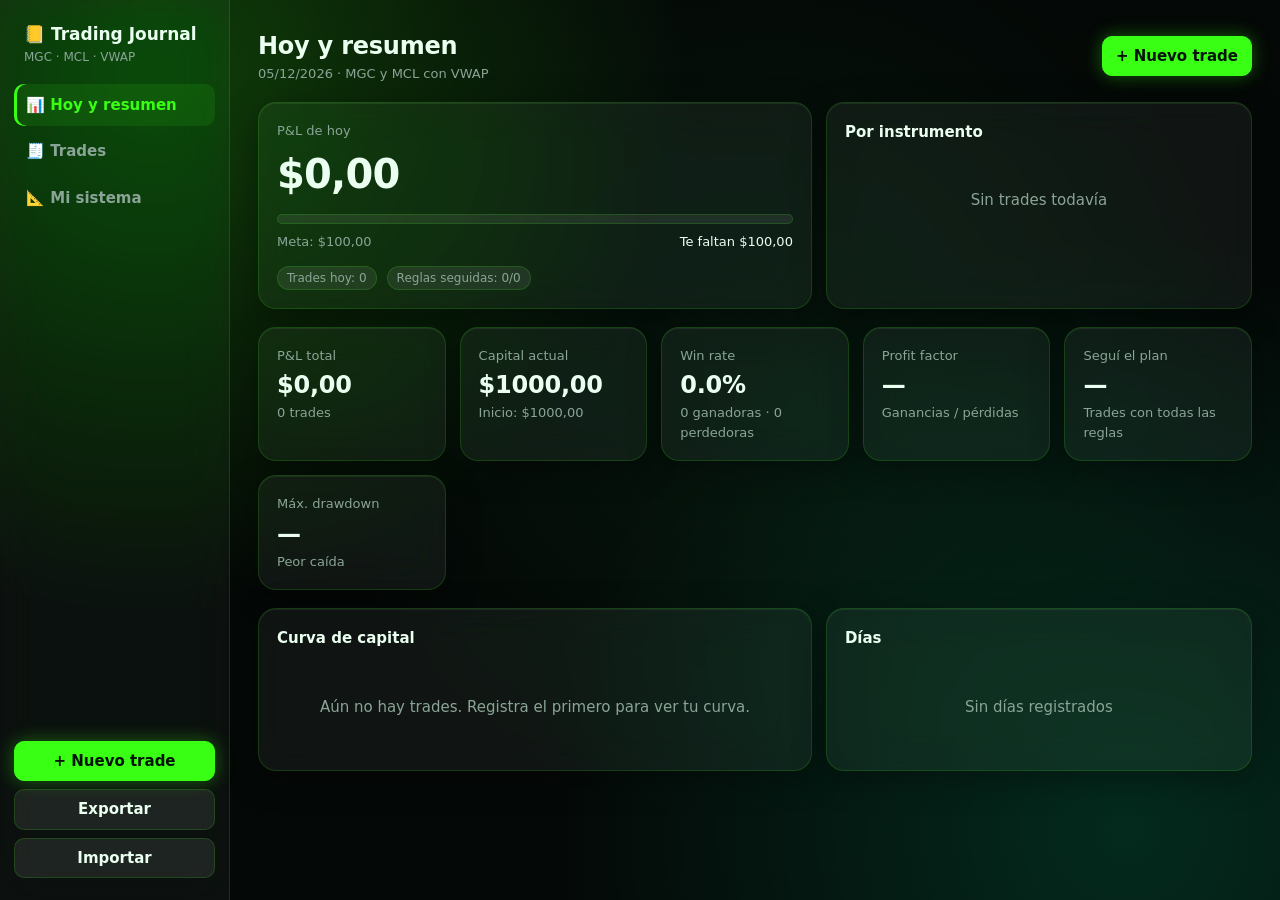
<file: trading-journal.html>
<!DOCTYPE html>
<html lang="es">
<head>
<meta charset="UTF-8">
<meta name="viewport" content="width=device-width, initial-scale=1">
<title>Trading Journal · MGC & MCL</title>
<style>
  /* Estilo glass (cristal) con acento verde neón */
  :root{
    --bg:#040806;
    --panel:rgba(255,255,255,.055);
    --panel2:rgba(255,255,255,.08);
    --border:rgba(57,255,20,.16);
    --text:#eafff0; --muted:#8aa597;
    --accent:#39ff14; --accent-ink:#031307;
    --green:#39ff14; --red:#ff4d6d; --amber:#ffd60a;
    --glow:0 0 18px rgba(57,255,20,.35);
    --radius:18px;
  }
  *{box-sizing:border-box}
  body{
    margin:0;color:var(--text);
    font:15px/1.5 system-ui,-apple-system,"Segoe UI",Roboto,sans-serif;
    background:
      radial-gradient(circle at 12% 8%, rgba(57,255,20,.22) 0%, transparent 38%),
      radial-gradient(circle at 88% 92%, rgba(0,255,170,.14) 0%, transparent 42%),
      radial-gradient(circle at 60% 40%, rgba(20,120,60,.12) 0%, transparent 50%),
      var(--bg);
    background-attachment:fixed;min-height:100vh;
  }
  h1{font-size:24px;margin:0;letter-spacing:-.01em}
  h2{font-size:15px;margin:0 0 12px;font-weight:650}
  .muted{color:var(--muted)}
  .sm{font-size:13px}
  .pos{color:var(--green);text-shadow:0 0 12px rgba(57,255,20,.45)}
  .neg{color:var(--red);text-shadow:0 0 12px rgba(255,77,109,.35)}

  .app{display:grid;grid-template-columns:230px minmax(0,1fr);min-height:100vh}
  aside{background:rgba(255,255,255,.04);backdrop-filter:blur(22px) saturate(150%);-webkit-backdrop-filter:blur(22px) saturate(150%);border-right:1px solid var(--border);padding:22px 14px;position:sticky;top:0;height:100vh;display:flex;flex-direction:column;gap:18px}
  .brand{font-weight:750;font-size:17px;padding:0 10px}
  .brand small{display:block;color:var(--muted);font-weight:500;font-size:12px}
  .nav{display:flex;flex-direction:column;gap:4px}
  .nav button{background:none;border:0;text-align:left;padding:10px 12px;border-radius:10px;color:var(--muted);font:inherit;font-weight:550;cursor:pointer}
  .nav button:hover{background:var(--panel2);color:var(--text)}
  .nav button.active{background:rgba(57,255,20,.1);color:var(--accent);box-shadow:inset 3px 0 0 var(--accent)}
  .side-foot{margin-top:auto;display:flex;flex-direction:column;gap:8px}
  main{padding:28px;max-width:1200px;width:100%}
  section{display:flex;flex-direction:column;gap:18px}
  section[hidden]{display:none}

  .header{display:flex;justify-content:space-between;align-items:center;gap:12px;flex-wrap:wrap}
  .row{display:flex;gap:10px;flex-wrap:wrap;align-items:center}
  .between{justify-content:space-between}
  .grid{display:grid;gap:14px}
  .stats{grid-template-columns:repeat(auto-fit,minmax(170px,1fr))}
  .two{grid-template-columns:1.3fr 1fr}
  .card{background:var(--panel);border:1px solid var(--border);border-radius:var(--radius);padding:18px;min-width:0;backdrop-filter:blur(18px) saturate(140%);-webkit-backdrop-filter:blur(18px) saturate(140%);box-shadow:0 8px 32px rgba(0,0,0,.35),inset 0 1px 0 rgba(255,255,255,.07)}
  .stat .label{color:var(--muted);font-size:13px}
  .stat .value{font-size:24px;font-weight:650;margin-top:2px;letter-spacing:-.01em}

  button{font:inherit;cursor:pointer}
  .btn{background:var(--panel2);color:var(--text);border:1px solid var(--border);border-radius:10px;padding:8px 13px;font-weight:550}
  .btn:hover{border-color:var(--accent)}
  .btn.primary{background:var(--accent);border-color:var(--accent);color:var(--accent-ink);font-weight:700;box-shadow:var(--glow)}
  .btn.primary:hover{filter:brightness(1.08)}
  .btn.danger{color:var(--red)}
  .btn.small{padding:4px 9px;font-size:13px}

  input,select,textarea{background:var(--panel2);color:var(--text);border:1px solid var(--border);border-radius:10px;padding:9px 11px;font:inherit;width:100%;min-width:0}
  input:focus,select:focus,textarea:focus{outline:2px solid var(--accent);outline-offset:-1px;box-shadow:var(--glow)}
  option{background:#0a140e;color:var(--text)}
  textarea{min-height:120px;resize:vertical}
  label{display:grid;gap:6px;font-size:13px;color:var(--muted)}
  label.inline{display:flex;align-items:center;gap:8px;color:var(--text);font-size:14px}
  input[type=checkbox]{width:auto;accent-color:#39ff14}

  .table-wrap{overflow-x:auto}
  table{width:100%;border-collapse:collapse}
  th,td{text-align:left;padding:11px 10px;border-bottom:1px solid var(--border);font-size:14px;white-space:nowrap}
  th{color:var(--muted);font-weight:550;font-size:12px;text-transform:uppercase;letter-spacing:.04em}
  tr:last-child td{border-bottom:0}
  td.num,th.num{text-align:right;font-variant-numeric:tabular-nums}
  .tag{display:inline-block;padding:2px 9px;border-radius:999px;background:var(--panel2);border:1px solid var(--border);font-size:12px;color:var(--muted)}
  .tag.long{color:var(--green);border-color:rgba(57,255,20,.35)}
  .tag.short{color:var(--red);border-color:rgba(255,77,109,.35)}

  .today-big{font-size:40px;font-weight:700;letter-spacing:-.02em;margin:4px 0 10px}
  .bar{height:10px;background:var(--panel2);border-radius:99px;overflow:hidden;border:1px solid var(--border)}
  .bar>span{display:block;height:100%;background:var(--accent);box-shadow:var(--glow);border-radius:99px;transition:width .4s}
  .chart-meta{display:flex;justify-content:space-between;color:var(--muted);font-size:12px;margin-bottom:6px}
  .chart{width:100%;height:220px;display:block}
  .chart .line{fill:none;stroke:currentColor;stroke-width:2.5;vector-effect:non-scaling-stroke}
  .chart .area{fill:currentColor;opacity:.12}
  .chart .base{stroke:var(--border);stroke-dasharray:4 4;vector-effect:non-scaling-stroke}
  .chart.up{color:var(--green);filter:drop-shadow(0 0 6px rgba(57,255,20,.55))}
  .chart.down{color:var(--red)}

  .alert{border:1px solid var(--amber);color:var(--amber);background:rgba(255,214,10,.08);border-radius:12px;padding:12px 14px;font-size:14px}
  .ok{border:1px solid var(--accent);color:var(--accent);background:rgba(57,255,20,.08);border-radius:12px;padding:12px 14px;font-size:14px;box-shadow:var(--glow)}
  .empty{color:var(--muted);text-align:center;padding:34px 10px}
  .filters{display:flex;gap:10px;flex-wrap:wrap}
  .filters select{width:auto;min-width:160px}
  .hint{font-size:12px;color:var(--muted);margin-top:6px}

  .sys-grid{display:grid;gap:14px;grid-template-columns:repeat(auto-fit,minmax(260px,1fr))}
  .gen{display:grid;grid-template-columns:repeat(auto-fit,minmax(170px,1fr));gap:12px}
  .checklist-box{background:var(--panel2);border:1px solid var(--border);border-radius:12px;padding:14px;display:grid;gap:12px}
  .checklist{display:grid;gap:8px}
  .check-group h3{margin:0 0 6px;font-size:12px;color:var(--accent);text-transform:uppercase;letter-spacing:.06em}

  dialog{background:rgba(10,20,14,.72);backdrop-filter:blur(26px) saturate(150%);-webkit-backdrop-filter:blur(26px) saturate(150%);color:var(--text);border:1px solid var(--border);border-radius:20px;width:min(760px,94vw);padding:0;max-height:92vh;box-shadow:0 24px 80px rgba(0,0,0,.6),var(--glow)}
  dialog::backdrop{background:rgba(0,0,0,.5);backdrop-filter:blur(4px)}
  #tradeForm{display:flex;flex-direction:column;max-height:92vh}
  .modal-head{display:flex;justify-content:space-between;align-items:center;padding:18px 20px;border-bottom:1px solid var(--border)}
  .modal-body{display:grid;grid-template-columns:repeat(auto-fit,minmax(180px,1fr));gap:12px;padding:20px;overflow-y:auto}
  .modal-body .full{grid-column:1/-1}
  .modal-foot{display:flex;justify-content:flex-end;gap:10px;padding:14px 20px;border-top:1px solid var(--border)}

  #toast{position:fixed;bottom:22px;left:50%;transform:translateX(-50%) translateY(20px);background:var(--text);color:var(--bg);padding:10px 16px;border-radius:10px;font-size:14px;opacity:0;transition:.25s;pointer-events:none;z-index:99}
  #toast.show{opacity:1;transform:translateX(-50%)}

  @media (max-width:820px){
    .app{grid-template-columns:minmax(0,1fr)}
    aside{position:sticky;top:0;height:auto;flex-direction:row;align-items:center;gap:10px;padding:10px 12px;overflow-x:auto;z-index:5}
    .brand{white-space:nowrap}
    .brand small{display:none}
    .nav{flex-direction:row;gap:2px}
    .nav button{white-space:nowrap;padding:8px 10px}
    .side-foot{margin:0 0 0 auto;flex-direction:row;flex-shrink:0}
    .side-foot .btn{white-space:nowrap}
    main{padding:16px}
    .two{grid-template-columns:minmax(0,1fr)}
    h1{font-size:21px}
    .today-big{font-size:32px}
  }
</style>
</head>
<body>
<div class="app">
  <aside>
    <div class="brand">📒 Trading Journal<small>MGC · MCL · VWAP</small></div>
    <nav class="nav">
      <button data-view="dashboard" onclick="go('dashboard')">📊 Hoy y resumen</button>
      <button data-view="trades" onclick="go('trades')">🧾 Trades</button>
      <button data-view="rules" onclick="go('rules')">📐 Mi sistema</button>
    </nav>
    <div class="side-foot">
      <button class="btn primary" onclick="openTrade()">+ Nuevo trade</button>
      <button class="btn" onclick="exportData()">Exportar</button>
      <button class="btn" onclick="$('#importFile').click()">Importar</button>
      <input type="file" id="importFile" accept="application/json" hidden onchange="importData(this.files[0]); this.value=''">
    </div>
  </aside>

  <main>
    <section id="view-dashboard"></section>
    <section id="view-trades" hidden></section>
    <section id="view-rules" hidden></section>
  </main>
</div>

<dialog id="tradeModal">
  <form id="tradeForm" onsubmit="saveTrade(event)">
    <div class="modal-head">
      <h2 id="tradeTitle" style="margin:0;font-size:17px">Nuevo trade</h2>
      <button type="button" class="btn small" onclick="closeModal()">✕</button>
    </div>
    <div class="modal-body" id="tradeFields"></div>
    <div class="modal-foot">
      <button type="button" class="btn" onclick="closeModal()">Cancelar</button>
      <button type="submit" class="btn primary">Guardar trade</button>
    </div>
  </form>
</dialog>

<div id="toast"></div>

<script>
/* =========================================================
   Configuración fija
   ========================================================= */
const KEY = 'journal-mgc-mcl-v1';
// Multiplicador: cuánto vale $1 de movimiento por contrato.
const INSTRUMENTS = {
  MGC: { name: 'Micro Oro (MGC)', mult: 10 },
  MCL: { name: 'Micro Petróleo (MCL)', mult: 100 }
};
// Reglas que tú marcas a mano en cada trade.
const RULE_GROUPS = [
  { key: 'vwap', title: 'VWAP' },
  { key: 'cuadro', title: 'Mi cuadro' },
  { key: 'noticias', title: 'Noticias' }
];

function defaultState(){
  return {
    trades: [],
    config: { capital: 1000, meta: 100, perdidaMax: 50 },
    horario: { inicio: '09:00', fin: '11:30' },
    rules: {
      vwap: [
        'Largo solo si el precio está por encima del VWAP; corto solo si está por debajo',
        'Esperar retesteo del VWAP antes de entrar',
        'Stop al otro lado del VWAP o del último swing'
      ],
      cuadro: [
        'Marqué mi cuadro (zona de entrada) antes de la sesión',
        'Entré solo dentro de mi cuadro'
      ],
      noticias: [
        'Revisé el calendario: sin noticias de alto impacto 30 min antes ni después',
        'Petróleo: sin operar durante el inventario semanal de crudo (EIA)'
      ]
    }
  };
}

function normalize(s){
  const d = defaultState();
  return {
    trades: Array.isArray(s.trades) ? s.trades : [],
    config: { ...d.config, ...(s.config || {}) },
    horario: { ...d.horario, ...(s.horario || {}) },
    rules: { ...d.rules, ...(s.rules || {}) }
  };
}

function load(){
  try{
    const raw = localStorage.getItem(KEY);
    if (raw) return normalize(JSON.parse(raw));
  }catch(e){}
  return defaultState();
}

function save(){
  try{ localStorage.setItem(KEY, JSON.stringify(state)); }
  catch(e){ toast('No se pudo guardar en este navegador'); }
}

let state = load();
const ui = { view: 'dashboard', fInstr: '', fResult: '' };
let editingId = null;

/* =========================================================
   Utilidades
   ========================================================= */
const $ = (s) => document.querySelector(s);
const esc = (s) => String(s ?? '').replace(/[&<>"']/g, c => ({'&':'&amp;','<':'&lt;','>':'&gt;','"':'&quot;',"'":'&#39;'}[c]));
const money = (n) => (n < 0 ? '-' : '') + '$' + Math.abs(n || 0).toLocaleString('es-ES', { minimumFractionDigits: 2, maximumFractionDigits: 2 });
const num = (v) => (v === '' || v == null || isNaN(Number(v))) ? null : Number(v);
const uid = () => Date.now().toString(36) + Math.random().toString(36).slice(2, 7);
const today = () => { const d = new Date(); return new Date(d.getTime() - d.getTimezoneOffset() * 6e4).toISOString().slice(0, 10); };
const pnlClass = (n) => n > 0 ? 'pos' : n < 0 ? 'neg' : '';
const fmtDate = (s) => { const [y, m, d] = s.split('-'); return `${d}/${m}/${y}`; };

function toast(msg){
  const t = $('#toast');
  t.textContent = msg;
  t.classList.add('show');
  clearTimeout(toast._t);
  toast._t = setTimeout(() => t.classList.remove('show'), 2200);
}

/* =========================================================
   Cálculos
   ========================================================= */
// P&L: el manual si lo pusiste; si no, (salida - entrada) x lado x contratos x multiplicador - comisiones.
// R: P&L dividido entre el riesgo inicial (|entrada - stop| x contratos x multiplicador).
function calc(t){
  const dir = t.side === 'Short' ? -1 : 1;
  const mult = (INSTRUMENTS[t.instrument] || {}).mult || 1;
  const qty = num(t.contracts) || 1;
  let pnl = 0;
  if (num(t.pnlManual) !== null) pnl = num(t.pnlManual);
  else if (num(t.entry) !== null && num(t.exit) !== null)
    pnl = (t.exit - t.entry) * dir * qty * mult - (num(t.fees) || 0);
  const risk = (num(t.entry) !== null && num(t.stop) !== null)
    ? Math.abs(t.entry - t.stop) * qty * mult : 0;
  return { pnl, r: risk > 0 ? pnl / risk : null };
}

// Horario: la hora del trade debe estar entre inicio y fin (formato HH:MM).
function inWindow(hhmm){
  return !!hhmm && hhmm >= state.horario.inicio && hhmm <= state.horario.fin;
}

// Todas las reglas que se marcan a mano, como claves "grupo|regla".
function checklistKeys(){
  return RULE_GROUPS.flatMap(g => (state.rules[g.key] || []).map(r => g.key + '|' + r));
}

// Seguiste el plan = marcaste todas las reglas Y entraste en horario.
function followed(t){
  const checked = t.checked || [];
  return checklistKeys().every(k => checked.includes(k)) && inWindow(t.time);
}

function sortedTrades(){
  return [...state.trades].sort((a, b) => (a.date + (a.time || '')).localeCompare(b.date + (b.time || '')));
}

function metrics(list){
  const rows = list.map(t => ({ t, ...calc(t) }));
  const n = rows.length;
  const total = rows.reduce((a, r) => a + r.pnl, 0);
  const wins = rows.filter(r => r.pnl > 0), losses = rows.filter(r => r.pnl < 0);
  const gw = wins.reduce((a, r) => a + r.pnl, 0);
  const gl = Math.abs(losses.reduce((a, r) => a + r.pnl, 0));
  const rs = rows.map(r => r.r).filter(x => x !== null);
  let eq = state.config.capital, peak = eq, maxDD = 0;
  rows.forEach(r => { eq += r.pnl; peak = Math.max(peak, eq); maxDD = Math.max(maxDD, peak - eq); });
  return {
    n, total,
    wins: wins.length, losses: losses.length,
    winRate: n ? wins.length / n * 100 : 0,
    pf: gl > 0 ? gw / gl : (gw > 0 ? Infinity : null),
    avgR: rs.length ? rs.reduce((a, b) => a + b, 0) / rs.length : null,
    avgTrade: n ? total / n : null,
    maxDD,
    followPct: n ? list.filter(followed).length / n * 100 : null
  };
}

// Resumen por día: P&L, reglas seguidas y si cumpliste la meta.
function byDay(list){
  const map = {};
  list.forEach(t => (map[t.date] = map[t.date] || []).push(t));
  return Object.entries(map)
    .sort((a, b) => b[0].localeCompare(a[0]))
    .map(([date, ts]) => {
      const pnl = ts.reduce((a, t) => a + calc(t).pnl, 0);
      return { date, n: ts.length, pnl, fol: ts.filter(followed).length, goal: pnl >= state.config.meta };
    });
}

/* =========================================================
   Navegación
   ========================================================= */
function go(view){ location.hash = view; }

function render(){
  document.querySelectorAll('main section').forEach(s => s.hidden = s.id !== 'view-' + ui.view);
  document.querySelectorAll('.nav button').forEach(b => b.classList.toggle('active', b.dataset.view === ui.view));
  if (ui.view === 'dashboard') renderDashboard();
  if (ui.view === 'trades') renderTrades();
  if (ui.view === 'rules') renderRules();
}

window.addEventListener('hashchange', () => {
  const h = location.hash.slice(1);
  ui.view = ['dashboard', 'trades', 'rules'].includes(h) ? h : 'dashboard';
  render();
});

/* =========================================================
   Hoy y resumen
   ========================================================= */
const stat = (label, value, cls = '', sub = '') =>
  `<div class="card stat"><div class="label">${label}</div><div class="value ${cls}">${value}</div><div class="muted sm">${sub}</div></div>`;

function equityChart(list){
  const capital = state.config.capital;
  if (!list.length) return '<div class="empty">Aún no hay trades. Registra el primero para ver tu curva.</div>';
  let eq = capital; const pts = [eq];
  list.forEach(t => { eq += calc(t).pnl; pts.push(eq); });
  const min = Math.min(...pts), max = Math.max(...pts), span = (max - min) || 1;
  const W = 600, H = 200, P = 10;
  const x = i => P + i * (W - 2 * P) / Math.max(pts.length - 1, 1);
  const y = v => H - P - (v - min) / span * (H - 2 * P);
  const d = pts.map((v, i) => `${i ? 'L' : 'M'}${x(i).toFixed(1)},${y(v).toFixed(1)}`).join(' ');
  const area = `${d} L${x(pts.length - 1).toFixed(1)},${H - P} L${x(0).toFixed(1)},${H - P} Z`;
  const up = pts[pts.length - 1] >= capital;
  return `
    <div class="chart-meta"><span>Mín ${money(min)}</span><span>Máx ${money(max)}</span></div>
    <svg class="chart ${up ? 'up' : 'down'}" viewBox="0 0 ${W} ${H}" preserveAspectRatio="none">
      <line class="base" x1="0" x2="${W}" y1="${y(capital).toFixed(1)}" y2="${y(capital).toFixed(1)}"/>
      <path class="area" d="${area}"/>
      <path class="line" d="${d}"/>
    </svg>`;
}

function renderDashboard(){
  const list = sortedTrades();
  const m = metrics(list);
  const days = byDay(list);
  const t = today();
  const hoy = days.find(d => d.date === t) || { n: 0, pnl: 0, fol: 0, goal: false };
  const meta = state.config.meta;
  const pct = meta > 0 ? Math.max(0, Math.min(100, hoy.pnl / meta * 100)) : 0;
  const faltan = meta - hoy.pnl;

  let alerts = '';
  if (state.config.perdidaMax > 0 && hoy.pnl <= -state.config.perdidaMax)
    alerts += `<div class="alert">⚠️ Hoy llevas ${money(hoy.pnl)}: llegaste a tu pérdida máxima (${money(-state.config.perdidaMax)}). Para por hoy.</div>`;
  if (hoy.goal && hoy.n)
    alerts += `<div class="ok">🎯 ¡Meta del día cumplida! Llevas ${money(hoy.pnl)} de ${money(meta)}.</div>`;

  $('#view-dashboard').innerHTML = `
    <div class="header">
      <div><h1>Hoy y resumen</h1><div class="muted sm">${fmtDate(t)} · MGC y MCL con VWAP</div></div>
      <button class="btn primary" onclick="openTrade()">+ Nuevo trade</button>
    </div>
    ${alerts}

    <div class="grid two">
      <div class="card">
        <div class="label muted sm">P&amp;L de hoy</div>
        <div class="today-big ${pnlClass(hoy.pnl)}">${money(hoy.pnl)}</div>
        <div class="bar"><span style="width:${pct}%"></span></div>
        <div class="row between sm" style="margin-top:8px">
          <span class="muted">Meta: ${money(meta)}</span>
          <span>${hoy.goal ? '✅ Cumplida' : faltan > 0 ? `Te faltan ${money(faltan)}` : ''}</span>
        </div>
        <div class="row" style="margin-top:14px">
          <span class="tag">Trades hoy: ${hoy.n}</span>
          <span class="tag">Reglas seguidas: ${hoy.fol}/${hoy.n}</span>
        </div>
      </div>
      <div class="card">
        <h2>Por instrumento</h2>
        ${instrumentTable(list)}
      </div>
    </div>

    <div class="grid stats">
      ${stat('P&L total', money(m.total), pnlClass(m.total), `${m.n} trades`)}
      ${stat('Capital actual', money(state.config.capital + m.total), '', `Inicio: ${money(state.config.capital)}`)}
      ${stat('Win rate', m.winRate.toFixed(1) + '%', '', `${m.wins} ganadoras · ${m.losses} perdedoras`)}
      ${stat('Profit factor', m.pf === null ? '—' : m.pf === Infinity ? '∞' : m.pf.toFixed(2), '', 'Ganancias / pérdidas')}
      ${stat('Seguí el plan', m.followPct === null ? '—' : m.followPct.toFixed(0) + '%', '', 'Trades con todas las reglas')}
      ${stat('Máx. drawdown', m.n ? money(-m.maxDD) : '—', m.maxDD > 0 ? 'neg' : '', 'Peor caída')}
    </div>

    <div class="grid two">
      <div class="card">
        <h2>Curva de capital</h2>
        ${equityChart(list)}
      </div>
      <div class="card">
        <h2>Días</h2>
        ${days.length ? `
          <div class="table-wrap"><table>
            <thead><tr><th>Día</th><th class="num">P&amp;L</th><th class="num">Reglas</th><th>Meta</th></tr></thead>
            <tbody>${days.slice(0, 10).map(d => `
              <tr><td>${fmtDate(d.date)}</td>
              <td class="num ${pnlClass(d.pnl)}">${money(d.pnl)}</td>
              <td class="num">${d.fol}/${d.n}</td>
              <td>${d.goal ? '✅' : '❌'}</td></tr>`).join('')}
            </tbody></table></div>`
          : '<div class="empty">Sin días registrados</div>'}
      </div>
    </div>`;
}

function instrumentTable(list){
  const rows = Object.keys(INSTRUMENTS).map(k => ({ k, ...metrics(list.filter(t => t.instrument === k)) })).filter(x => x.n > 0);
  if (!rows.length) return '<div class="empty">Sin trades todavía</div>';
  return `
    <div class="table-wrap"><table>
      <thead><tr><th>Instrumento</th><th class="num">Trades</th><th class="num">Win</th><th class="num">P&amp;L</th></tr></thead>
      <tbody>${rows.map(x => `
        <tr><td><strong>${x.k}</strong></td><td class="num">${x.n}</td>
        <td class="num">${x.winRate.toFixed(0)}%</td>
        <td class="num ${pnlClass(x.total)}">${money(x.total)}</td></tr>`).join('')}
      </tbody></table></div>`;
}

/* =========================================================
   Trades
   ========================================================= */
function tradesTable(list, withActions = true){
  return `
    <div class="table-wrap"><table>
      <thead><tr>
        <th>Fecha</th><th>Hora</th><th>Instr.</th><th>Lado</th><th class="num">Cont.</th>
        <th class="num">P&amp;L</th><th class="num">R</th><th>Reglas</th>${withActions ? '<th></th>' : ''}
      </tr></thead>
      <tbody>${list.map(t => {
        const { pnl, r } = calc(t);
        return `<tr>
          <td>${fmtDate(t.date)}</td>
          <td>${esc(t.time)}</td>
          <td><strong>${esc(t.instrument)}</strong></td>
          <td><span class="tag ${t.side === 'Short' ? 'short' : 'long'}">${esc(t.side)}</span></td>
          <td class="num">${num(t.contracts) || 1}</td>
          <td class="num ${pnlClass(pnl)}">${money(pnl)}</td>
          <td class="num">${r === null ? '—' : r.toFixed(2) + 'R'}</td>
          <td>${followed(t) ? '✅ Sí' : '❌ No'}</td>
          ${withActions ? `<td style="text-align:right">
            <button class="btn small" onclick="openTrade('${t.id}')">Editar</button>
            <button class="btn small danger" onclick="deleteTrade('${t.id}')">Borrar</button>
          </td>` : ''}
        </tr>`;
      }).join('')}</tbody>
    </table></div>`;
}

function renderTrades(){
  let list = sortedTrades().reverse();
  if (ui.fInstr) list = list.filter(t => t.instrument === ui.fInstr);
  if (ui.fResult === 'win') list = list.filter(t => calc(t).pnl > 0);
  if (ui.fResult === 'loss') list = list.filter(t => calc(t).pnl < 0);
  if (ui.fResult === 'plan') list = list.filter(followed);
  if (ui.fResult === 'noplan') list = list.filter(t => !followed(t));

  $('#view-trades').innerHTML = `
    <div class="header">
      <div><h1>Trades</h1><div class="muted sm">${state.trades.length} registrados</div></div>
      <button class="btn primary" onclick="openTrade()">+ Nuevo trade</button>
    </div>
    <div class="card">
      <div class="filters" style="margin-bottom:14px">
        <select onchange="ui.fInstr=this.value;renderTrades()">
          <option value="">Todos los instrumentos</option>
          ${Object.keys(INSTRUMENTS).map(k => `<option value="${k}" ${k === ui.fInstr ? 'selected' : ''}>${k}</option>`).join('')}
        </select>
        <select onchange="ui.fResult=this.value;renderTrades()">
          <option value="" ${ui.fResult === '' ? 'selected' : ''}>Todos</option>
          <option value="win" ${ui.fResult === 'win' ? 'selected' : ''}>Ganadoras</option>
          <option value="loss" ${ui.fResult === 'loss' ? 'selected' : ''}>Perdedoras</option>
          <option value="plan" ${ui.fResult === 'plan' ? 'selected' : ''}>Seguí las reglas</option>
          <option value="noplan" ${ui.fResult === 'noplan' ? 'selected' : ''}>No seguí las reglas</option>
        </select>
      </div>
      ${list.length ? tradesTable(list) : '<div class="empty">No hay trades con esos filtros.</div>'}
    </div>`;
}

/* =========================================================
   Formulario de trade + checklist
   ========================================================= */
function getChecked(){
  return [...document.querySelectorAll('#checklistBox input[data-key]:checked')].map(i => i.dataset.key);
}

function renderChecklist(checked){
  const f = $('#tradeForm').elements;
  const box = $('#checklistBox');
  const horarioOk = inWindow(f.time.value);
  const horarioTxt = f.time.value
    ? (horarioOk ? `✅ Dentro de mi horario (${state.horario.inicio}–${state.horario.fin})` : `❌ Fuera de mi horario (${state.horario.inicio}–${state.horario.fin})`)
    : `Pon la hora para revisar tu horario (${state.horario.inicio}–${state.horario.fin})`;

  box.innerHTML = `
    <h2 style="margin:0">Checklist</h2>
    ${RULE_GROUPS.map(g => {
      const rules = state.rules[g.key] || [];
      if (!rules.length) return '';
      return `<div class="check-group"><h3>${esc(g.title)}</h3><div class="checklist">
        ${rules.map(r => {
          const key = g.key + '|' + r;
          return `<label class="inline"><input type="checkbox" data-key="${esc(key)}" ${checked.includes(key) ? 'checked' : ''}> ${esc(r)}</label>`;
        }).join('')}
      </div></div>`;
    }).join('') || '<div class="muted sm">No tienes reglas escritas. Añádelas en "Mi sistema".</div>'}
    <div class="sm ${horarioOk ? '' : 'muted'}" id="horarioHint" style="color:${f.time.value ? (horarioOk ? 'var(--green)' : 'var(--red)') : ''}">${horarioTxt}</div>`;

  box.querySelectorAll('input[data-key]').forEach(i => i.addEventListener('change', () => {}));
}

function openTrade(id){
  editingId = id || null;
  const t = id ? state.trades.find(x => x.id === id) : null;
  const v = t || { date: today(), time: '', instrument: 'MGC', side: 'Long', entry: '', stop: '', exit: '', contracts: 1, fees: '', pnlManual: '', notes: '', checked: [] };
  $('#tradeTitle').textContent = t ? 'Editar trade' : 'Nuevo trade';
  $('#tradeFields').innerHTML = `
    <label>Fecha<input type="date" name="date" value="${esc(v.date)}" required></label>
    <label>Hora de entrada<input type="time" name="time" value="${esc(v.time)}" required></label>
    <label>Instrumento<select name="instrument">${Object.keys(INSTRUMENTS).map(k => `<option value="${k}" ${k === v.instrument ? 'selected' : ''}>${k}</option>`).join('')}</select></label>
    <label>Lado<select name="side"><option ${v.side !== 'Short' ? 'selected' : ''}>Long</option><option ${v.side === 'Short' ? 'selected' : ''}>Short</option></select></label>
    <label>Entrada<input type="number" step="any" name="entry" value="${esc(v.entry)}"></label>
    <label>Stop loss<input type="number" step="any" name="stop" value="${esc(v.stop)}"></label>
    <label>Salida<input type="number" step="any" name="exit" value="${esc(v.exit)}"></label>
    <label>Contratos<input type="number" step="1" min="1" name="contracts" value="${esc(v.contracts)}"></label>
    <label>Comisiones ($)<input type="number" step="any" name="fees" value="${esc(v.fees)}"></label>
    <label>Resultado manual ($)<input type="number" step="any" name="pnlManual" value="${esc(v.pnlManual)}" placeholder="Opcional"></label>
    <div class="full checklist-box" id="checklistBox"></div>
    <label class="full">Notas<textarea name="notes">${esc(v.notes)}</textarea></label>`;

  const f = $('#tradeForm').elements;
  const refresh = () => renderChecklist(getChecked());
  f.time.oninput = refresh;
  f.time.onchange = refresh;
  renderChecklist(v.checked || []);
  $('#tradeModal').showModal();
  f.entry.focus();
}

function closeModal(){ $('#tradeModal').close(); }

function saveTrade(e){
  e.preventDefault();
  const f = $('#tradeForm').elements;
  const t = {
    id: editingId || uid(),
    date: f.date.value,
    time: f.time.value,
    instrument: f.instrument.value,
    side: f.side.value,
    entry: num(f.entry.value),
    stop: num(f.stop.value),
    exit: num(f.exit.value),
    contracts: num(f.contracts.value) || 1,
    fees: num(f.fees.value),
    pnlManual: num(f.pnlManual.value),
    notes: f.notes.value.trim(),
    checked: getChecked()
  };
  if (t.pnlManual === null && !(t.entry !== null && t.exit !== null)){
    toast('Pon entrada y salida, o un resultado manual');
    return;
  }
  if (editingId){
    const i = state.trades.findIndex(x => x.id === editingId);
    if (i >= 0) state.trades[i] = t;
  } else {
    state.trades.push(t);
  }
  save();
  closeModal();
  toast(followed(t) ? 'Trade guardado · seguiste el plan ✅' : 'Trade guardado · no seguiste todo el plan');
  render();
}

function deleteTrade(id){
  if (!confirm('¿Borrar este trade?')) return;
  state.trades = state.trades.filter(x => x.id !== id);
  save();
  toast('Trade borrado');
  render();
}

/* =========================================================
   Mi sistema
   ========================================================= */
const linesOf = (s) => s.split('\n').map(x => x.trim()).filter(Boolean);

function setRules(key, text){
  state.rules[key] = linesOf(text);
  save();
}

function setConfig(key, value){
  state.config[key] = num(value) ?? 0;
  save();
  toast('Guardado');
}

function setHorario(key, value){
  state.horario[key] = value || (key === 'inicio' ? '09:00' : '11:30');
  save();
  toast('Guardado');
}

function renderRules(){
  const c = state.config, h = state.horario;
  $('#view-rules').innerHTML = `
    <div class="header">
      <div><h1>Mi sistema</h1><div class="muted sm">Se guarda solo al escribir.</div></div>
    </div>

    <div class="card">
      <h2>Meta y límites del día</h2>
      <div class="gen">
        <label>Capital inicial ($)<input type="number" step="any" value="${c.capital}" onchange="setConfig('capital',this.value)"></label>
        <label>Meta diaria ($)<input type="number" step="any" value="${c.meta}" onchange="setConfig('meta',this.value)"></label>
        <label>Pérdida máxima diaria ($)<input type="number" step="any" value="${c.perdidaMax}" onchange="setConfig('perdidaMax',this.value)"></label>
      </div>
    </div>

    <div class="card">
      <h2>Mi horario</h2>
      <div class="gen">
        <label>Inicio<input type="time" value="${h.inicio}" onchange="setHorario('inicio',this.value)"></label>
        <label>Fin<input type="time" value="${h.fin}" onchange="setHorario('fin',this.value)"></label>
      </div>
      <div class="hint">Un trade fuera de esta hora no cuenta como "seguí el plan".</div>
    </div>

    <div class="sys-grid">
      ${ruleCard('Reglas del VWAP', 'vwap', state.rules.vwap)}
      ${ruleCard('Mi cuadro', 'cuadro', state.rules.cuadro)}
      ${ruleCard('Noticias', 'noticias', state.rules.noticias)}
    </div>`;
}

function ruleCard(title, key, rules){
  return `
    <div class="card">
      <h2>${esc(title)}</h2>
      <textarea oninput="setRules('${key}',this.value)" placeholder="Una regla por línea">${esc(rules.join('\n'))}</textarea>
      <div class="hint">${rules.length} regla(s) · una por línea</div>
    </div>`;
}

/* =========================================================
   Respaldo: exportar / importar
   ========================================================= */
function exportData(){
  const blob = new Blob([JSON.stringify(state, null, 2)], { type: 'application/json' });
  const a = document.createElement('a');
  a.href = URL.createObjectURL(blob);
  a.download = `trading-journal-${today()}.json`;
  a.click();
  setTimeout(() => URL.revokeObjectURL(a.href), 1000);
}

function importData(file){
  if (!file) return;
  if (!confirm('Importar reemplazará los datos actuales en este navegador. ¿Continuar?')) return;
  const reader = new FileReader();
  reader.onload = () => {
    try{
      const d = JSON.parse(reader.result);
      if (!Array.isArray(d.trades)) throw new Error('formato');
      state = normalize(d);
      save();
      render();
      toast('Datos importados');
    }catch(e){
      toast('Archivo no válido');
    }
  };
  reader.readAsText(file);
}

/* =========================================================
   Arranque
   ========================================================= */
(function init(){
  const h = location.hash.slice(1);
  ui.view = ['dashboard', 'trades', 'rules'].includes(h) ? h : 'dashboard';
  render();
})();
</script>
</body>
</html>
</file>
<file: bogota-escape/style.css>
/* ==========================================================================
   BOGOTÁ ESCAPE — estilos del HUD, menús y pantalla de título
   Paneles oscuros tipo vidrio sobre el canvas; acentos con los colores
   de la bandera (amarillo, azul, rojo) y del neón de la Zona T.
   ========================================================================== */
:root {
  --ink: #0b0f1a;
  --glass: rgba(12, 16, 28, 0.72);
  --glass-2: rgba(22, 28, 44, 0.86);
  --line: rgba(255, 255, 255, 0.12);
  --text: #f4f1ea;
  --mute: #a9b0c0;
  --yellow: #ffd54f;
  --blue: #2f6fdb;
  --red: #e53935;
  --green: #69f0ae;
  --display: "Bungee", "Impact", system-ui, sans-serif;
  --body: "Barlow Condensed", "Arial Narrow", system-ui, sans-serif;
  --safe-t: env(safe-area-inset-top, 0px);
  --safe-b: env(safe-area-inset-bottom, 0px);
  color-scheme: dark;
}
* { box-sizing: border-box; }
[hidden] { display: none !important; }
html, body { margin: 0; height: 100%; overflow: hidden; }
body {
  background: var(--ink);
  color: var(--text);
  font-family: var(--body);
  font-size: 16px;
  user-select: none;
  -webkit-user-select: none;
  -webkit-tap-highlight-color: transparent;
  touch-action: none;
}
#game { position: fixed; inset: 0; width: 100%; height: 100%; display: block; image-rendering: pixelated; }

.glass {
  background: var(--glass);
  border: 1px solid var(--line);
  border-radius: 14px;
  backdrop-filter: blur(10px) saturate(1.3);
  -webkit-backdrop-filter: blur(10px) saturate(1.3);
  box-shadow: 0 10px 30px rgba(0, 0, 0, 0.35);
}
.track { height: 8px; border-radius: 6px; background: rgba(255, 255, 255, 0.1); overflow: hidden; flex: 1; }
.fill { height: 100%; border-radius: 6px; transition: width 0.25s ease; }
.fill.health { background: linear-gradient(90deg, #ff5252, #ff8a80); }
.fill.energy { background: linear-gradient(90deg, #ffb300, #ffe082); }
.fill.low { animation: blink 0.6s steps(2) infinite; }
@keyframes blink { 50% { opacity: 0.35; } }

#hud { position: fixed; inset: 0; pointer-events: none; z-index: 5; }

/* --- Panel de estado (arriba a la izquierda) --- */
#hud-left {
  position: absolute; top: calc(12px + var(--safe-t)); left: 12px;
  width: 230px; padding: 10px 14px 12px;
  transition: box-shadow 0.3s, border-color 0.3s;
}
#hud-left.hunted { border-color: rgba(255, 60, 60, 0.7); animation: hunted 0.8s infinite alternate; }
@keyframes hunted { from { box-shadow: 0 0 0 rgba(255, 30, 60, 0); } to { box-shadow: 0 0 26px rgba(80, 120, 255, 0.55); } }
.h-top { display: flex; justify-content: space-between; align-items: center; font-weight: 700; font-size: 15px; color: var(--mute); text-transform: uppercase; letter-spacing: 0.06em; }
.wanted i { font-style: normal; font-size: 18px; color: rgba(255, 255, 255, 0.18); margin-left: 2px; }
.wanted i.on { color: #ff5252; text-shadow: 0 0 8px #ff1744; animation: blink 0.5s steps(2) infinite; }
.h-money { font-family: var(--display); font-size: 27px; color: var(--green); letter-spacing: 0.02em; margin: 2px 0 6px; text-shadow: 0 2px 0 rgba(0, 0, 0, 0.4); }
.bar { display: flex; align-items: center; gap: 8px; margin: 5px 0; font-size: 13px; }
.h-rep { margin-top: 6px; font-size: 15px; }
.h-rep b { color: var(--yellow); font-size: 18px; }
.h-rep small { color: var(--mute); font-size: 13px; }
.h-weapon { margin-top: 5px; font-size: 14px; font-weight: 700; color: #ffcc80; }
#minimap-wrap { pointer-events: auto; cursor: pointer; }
.bm-btn { font-family: var(--body); font-weight: 800; font-size: 20px; width: 44px; height: 40px; color: var(--text); background: rgba(255,255,255,.1); border: 1px solid var(--line); border-radius: 10px; cursor: pointer; }
#bigmap-canvas { touch-action: none; cursor: grab; }
#fade { display: flex; align-items: center; justify-content: center; font-family: var(--display); font-size: clamp(22px, 4vw, 36px); color: var(--yellow); }
#escape-bar { margin-top: 8px; font-size: 12px; color: #90caf9; }
#escape-bar .track { margin-top: 4px; }
#escape-fill { background: linear-gradient(90deg, #2979ff, #69f0ae); }

/* --- Misión (arriba al centro) --- */
#hud-mission {
  position: absolute; top: calc(12px + var(--safe-t)); left: 50%; transform: translateX(-50%);
  width: min(460px, calc(100vw - 520px)); min-width: 300px;
  padding: 10px 16px; border-left: 4px solid var(--yellow);
}
.m-title { font-family: var(--display); font-size: 15px; letter-spacing: 0.03em; }
.m-text { font-size: 17px; font-weight: 600; margin-top: 3px; line-height: 1.15; }
.m-row { display: flex; justify-content: space-between; align-items: baseline; gap: 10px; margin-top: 4px; }
.m-extra { font-size: 14px; color: var(--mute); }
.m-timer { font-family: var(--display); font-size: 20px; color: var(--yellow); }
.m-timer.urgent { color: #ff5252; animation: blink 0.5s steps(2) infinite; }
.m-hint:empty { display: none; }
.m-hint { margin-top: 5px; font-size: 14px; color: #ffab40; font-weight: 600; }

/* --- Reloj (arriba a la derecha) --- */
#hud-right { position: absolute; top: calc(12px + var(--safe-t)); right: 12px; padding: 8px 14px; text-align: right; min-width: 170px; }
.h-clock { font-family: var(--display); font-size: 22px; }
.h-sub { font-size: 14px; color: var(--mute); }

/* --- Notificaciones --- */
#toasts {
  position: absolute; top: calc(84px + var(--safe-t)); right: 12px; width: 300px;
  display: flex; flex-direction: column; gap: 6px; align-items: flex-end;
}
.toast {
  background: var(--glass-2); border: 1px solid var(--line); border-radius: 10px;
  padding: 7px 12px; font-size: 15px; font-weight: 600; max-width: 300px;
  box-shadow: 0 6px 18px rgba(0, 0, 0, 0.35);
  animation: toastIn 0.35s cubic-bezier(.2, 1.4, .4, 1);
  transition: opacity 0.4s, transform 0.4s;
}
.toast.card { border-left: 4px solid var(--c, var(--yellow)); width: 300px; }
.toast.card b { display: block; font-size: 16px; color: var(--c, var(--yellow)); }
.toast.card span { display: block; font-size: 14px; font-weight: 500; color: #dfe3ee; margin-top: 1px; line-height: 1.2; }
.toast.out { opacity: 0; transform: translateX(40px); }
@keyframes toastIn { from { opacity: 0; transform: translateX(40px) scale(0.95); } }

/* --- Minimapa --- */
#minimap-wrap { position: absolute; right: 12px; bottom: calc(12px + var(--safe-b)); padding: 6px; border-radius: 16px; }
#minimap { width: 190px; height: 190px; display: block; border-radius: 11px; }
#mm-addr { font-size: 12px; color: var(--mute); text-align: center; margin-top: 4px; max-width: 190px; white-space: nowrap; overflow: hidden; text-overflow: ellipsis; }

/* --- Velocímetro --- */
#veh-box { position: absolute; left: 12px; bottom: calc(12px + var(--safe-b)); width: 200px; padding: 10px 14px; }
.v-name { font-weight: 700; font-size: 15px; color: var(--mute); text-transform: uppercase; letter-spacing: 0.05em; }
.v-speed b { font-family: var(--display); font-size: 40px; line-height: 1; }
.v-speed small { margin-left: 6px; color: var(--mute); }
.fill.vhp { background: linear-gradient(90deg, #26c6da, #69f0ae); }
.v-extra { font-size: 12px; color: var(--mute); margin-top: 6px; }

/* --- Sugerencia de interacción --- */
#prompt {
  position: absolute; left: 50%; bottom: calc(26px + var(--safe-b)); transform: translateX(-50%);
  background: var(--glass-2); border: 1px solid var(--line); border-radius: 30px;
  padding: 8px 18px; font-size: 17px; font-weight: 600; white-space: nowrap;
  box-shadow: 0 8px 20px rgba(0, 0, 0, 0.4);
}
kbd {
  display: inline-block; min-width: 24px; padding: 1px 7px; margin-right: 6px;
  border-radius: 6px; background: var(--yellow); color: #1a1a1a;
  font-family: var(--display); font-size: 14px; text-align: center;
  box-shadow: 0 2px 0 #b38f00;
}

/* --- Anuncios grandes --- */
#banner {
  position: absolute; left: 50%; top: 28%; transform: translate(-50%, -50%);
  text-align: center; pointer-events: none; width: 92vw;
}
#banner.show { animation: bannerIn 0.5s cubic-bezier(.2, 1.4, .4, 1); }
.b-title { font-family: var(--display); font-size: clamp(22px, 4vw, 38px); color: var(--c); text-shadow: 0 3px 0 rgba(0, 0, 0, 0.7), 0 0 30px rgba(0, 0, 0, 0.6); }
#banner.big .b-title { font-size: clamp(30px, 6vw, 60px); }
.b-sub { font-size: clamp(16px, 2.2vw, 22px); font-weight: 700; margin-top: 6px; text-shadow: 0 2px 6px rgba(0, 0, 0, 0.9); }
@keyframes bannerIn { from { opacity: 0; transform: translate(-50%, -50%) scale(0.6); } }

#district-banner { position: absolute; left: 50%; bottom: 22%; transform: translateX(-50%); text-align: center; }
#district-banner.show { animation: districtIn 2.8s ease both; }
.db-name { font-family: var(--display); font-size: clamp(26px, 5vw, 48px); color: var(--c); text-shadow: 0 4px 0 rgba(0, 0, 0, 0.6); letter-spacing: 0.04em; }
.db-tag { font-size: 18px; font-weight: 600; text-shadow: 0 2px 6px rgba(0, 0, 0, 0.9); }
@keyframes districtIn { 0% { opacity: 0; transform: translate(-50%, 20px); } 12%, 80% { opacity: 1; transform: translate(-50%, 0); } 100% { opacity: 0; } }

/* --- Overlay de muerte / arresto --- */
#overlay {
  position: fixed; inset: 0; z-index: 20; display: flex; flex-direction: column;
  align-items: center; justify-content: center; text-align: center;
  background: radial-gradient(circle, rgba(80, 0, 0, 0.35), rgba(0, 0, 0, 0.82));
  animation: fadeIn 0.6s ease;
}
#overlay.busted { background: radial-gradient(circle, rgba(10, 30, 90, 0.4), rgba(0, 0, 0, 0.85)); }
.ov-title { font-family: var(--display); font-size: clamp(36px, 8vw, 80px); color: #ff5252; text-shadow: 0 5px 0 #000; }
#overlay.busted .ov-title { color: #64b5f6; }
.ov-sub { font-size: 22px; font-weight: 700; margin-top: 10px; }
@keyframes fadeIn { from { opacity: 0; } }
#fade { position: fixed; inset: 0; background: #000; opacity: 0; pointer-events: none; transition: opacity 0.5s; z-index: 30; }
#fade.on { opacity: 1; }

/* --- Menús --- */
#menu {
  position: fixed; inset: 0; z-index: 25; display: flex; align-items: center; justify-content: center;
  background: rgba(4, 6, 12, 0.5); padding: 16px;
  animation: fadeIn 0.18s ease;
}
.menu-card {
  width: min(520px, 100%); max-height: calc(100vh - 32px); display: flex; flex-direction: column;
  background: linear-gradient(180deg, rgba(26, 32, 50, 0.95), rgba(14, 18, 30, 0.96));
  border: 1px solid var(--line); border-top: 4px solid var(--accent); border-radius: 18px;
  box-shadow: 0 30px 80px rgba(0, 0, 0, 0.6);
  backdrop-filter: blur(14px); -webkit-backdrop-filter: blur(14px);
  animation: cardIn 0.25s cubic-bezier(.2, 1.3, .4, 1);
}
@keyframes cardIn { from { opacity: 0; transform: translateY(16px) scale(0.97); } }
.menu-head { display: flex; align-items: center; gap: 12px; padding: 14px 16px 10px; }
.menu-icon { font-size: 34px; width: 52px; height: 52px; display: grid; place-items: center; border-radius: 14px; background: rgba(255, 255, 255, 0.06); flex: none; }
.menu-ht { flex: 1; min-width: 0; }
.menu-title { font-family: var(--display); font-size: 21px; color: var(--accent); line-height: 1.1; }
.menu-sub { color: var(--mute); font-size: 15px; margin-top: 2px; }
.menu-x { background: none; border: 0; color: var(--mute); font-size: 20px; cursor: pointer; padding: 6px; align-self: flex-start; }
.menu-x:hover { color: #fff; }
.menu-info { margin: 0 16px 8px; padding: 10px 12px; border-radius: 10px; background: rgba(255, 255, 255, 0.05); font-size: 15px; line-height: 1.3; color: #dfe3ee; }
.menu-list { overflow-y: auto; padding: 4px 10px 8px; }
.menu-section { padding: 10px 8px 4px; font-size: 13px; text-transform: uppercase; letter-spacing: 0.08em; color: var(--mute); font-weight: 700; }
.menu-item {
  display: flex; align-items: center; gap: 10px; padding: 10px 12px; margin: 3px 0;
  border-radius: 12px; border: 1px solid transparent; cursor: pointer;
  transition: background 0.12s, border-color 0.12s;
}
.menu-item:hover { background: rgba(255, 255, 255, 0.05); }
.menu-item.sel { background: rgba(255, 255, 255, 0.09); border-color: var(--accent); }
.menu-item.disabled { opacity: 0.45; }
.mi-main { flex: 1; min-width: 0; }
.mi-label { font-size: 18px; font-weight: 700; }
.mi-sub { font-size: 14px; color: var(--mute); margin-top: 1px; }
.mi-right { font-family: var(--display); font-size: 15px; color: var(--green); white-space: nowrap; }
.mi-btns { display: flex; gap: 6px; flex: none; }
.mi-btn {
  font-family: var(--body); font-weight: 700; font-size: 14px; color: var(--text);
  background: rgba(255, 255, 255, 0.08); border: 1px solid var(--line); border-radius: 9px;
  padding: 6px 9px; cursor: pointer; white-space: nowrap;
}
.mi-btn.sel { border-color: var(--accent); background: rgba(255, 213, 79, 0.18); }
.mi-btn.disabled { opacity: 0.4; }
.menu-foot { padding: 8px 16px 12px; font-size: 13px; color: var(--mute); text-align: center; border-top: 1px solid var(--line); }
.ctl-grid { display: grid; grid-template-columns: auto 1fr; gap: 4px 14px; font-size: 15px; }
.ctl-grid b { color: var(--yellow); white-space: nowrap; }

/* --- Mapa grande --- */
#bigmap { position: fixed; inset: 0; z-index: 22; background: rgba(6, 9, 16, 0.94); display: flex; flex-direction: column; }
#bigmap-canvas { flex: 1; width: 100%; min-height: 0; cursor: crosshair; }
.bm-bar { display: flex; align-items: center; gap: 14px; padding: 10px 16px calc(10px + var(--safe-b)); border-top: 1px solid var(--line); font-size: 14px; color: var(--mute); flex-wrap: wrap; }
.bm-bar b { color: var(--yellow); font-family: var(--display); font-weight: 400; }
.bm-bar span { flex: 1; min-width: 200px; }
.bm-close { font-family: var(--body); font-weight: 700; font-size: 15px; color: #1a1a1a; background: var(--yellow); border: 0; border-radius: 10px; padding: 8px 14px; cursor: pointer; }

/* --- Pantalla de título --- */
#title {
  position: fixed; inset: 0; z-index: 15; display: flex; align-items: center; justify-content: flex-start;
  padding: 24px 24px 24px max(24px, 7vw); overflow-y: auto;
  background: linear-gradient(90deg, rgba(5, 7, 14, 0.9) 0%, rgba(5, 7, 14, 0.55) 45%, rgba(5, 7, 14, 0) 75%);
}
.t-card { width: min(400px, 100%); margin: auto 0; animation: cardIn 0.6s ease; }
.t-flag { display: flex; height: 8px; width: 120px; border-radius: 4px; overflow: hidden; margin-bottom: 14px; }
.t-flag i { flex: 1; } .t-flag i:nth-child(1) { flex: 2; background: #fcd116; } .t-flag i:nth-child(2) { background: #003893; } .t-flag i:nth-child(3) { background: #ce1126; }
#title h1 {
  font-family: var(--display); font-weight: 400; margin: 0; line-height: 0.92;
  font-size: clamp(48px, 9vw, 84px); color: var(--yellow);
  text-shadow: 0 5px 0 #8a5a00, 0 12px 30px rgba(0, 0, 0, 0.6);
}
#title h1 span { color: #fff; text-shadow: 0 5px 0 var(--red), 0 12px 30px rgba(0, 0, 0, 0.6); }
.t-tag { font-size: 19px; line-height: 1.3; color: #e5e8f0; margin: 14px 0 18px; }
.t-tag b { color: var(--green); }
.t-label { display: block; font-size: 14px; text-transform: uppercase; letter-spacing: 0.08em; color: var(--mute); margin: 10px 0 6px; font-weight: 700; }
#name-input {
  width: 100%; font-family: var(--body); font-size: 20px; font-weight: 700; color: #fff;
  background: rgba(255, 255, 255, 0.07); border: 1px solid var(--line); border-radius: 12px; padding: 10px 14px; outline: none;
  user-select: text; -webkit-user-select: text;
}
#name-input:focus { border-color: var(--yellow); }
#swatches { display: flex; gap: 8px; flex-wrap: wrap; margin-bottom: 18px; }
.swatch { width: 32px; height: 32px; border-radius: 50%; border: 3px solid rgba(255, 255, 255, 0.15); cursor: pointer; transition: transform 0.15s; }
.swatch.on { border-color: #fff; transform: scale(1.15); box-shadow: 0 0 0 3px rgba(255, 213, 79, 0.5); }
.t-btn {
  display: block; width: 100%; margin: 8px 0; padding: 13px 16px; text-align: left;
  font-family: var(--display); font-size: 18px; color: #fff; letter-spacing: 0.02em;
  background: rgba(255, 255, 255, 0.08); border: 1px solid var(--line); border-radius: 14px; cursor: pointer;
  transition: transform 0.12s, background 0.12s;
}
.t-btn:hover { transform: translateX(4px); background: rgba(255, 255, 255, 0.14); }
.t-btn.primary { background: linear-gradient(90deg, #ffd54f, #ffb300); color: #1a1a1a; border: 0; box-shadow: 0 6px 0 #9c6b00; }
.t-btn small { display: block; font-family: var(--body); font-size: 14px; font-weight: 600; opacity: 0.75; margin-top: 2px; letter-spacing: 0; }
.t-btn.ghost { background: transparent; }
#help { margin-top: 10px; padding: 12px 14px; border-radius: 12px; background: rgba(0, 0, 0, 0.45); border: 1px solid var(--line); }
#help p { font-size: 15px; line-height: 1.3; color: #dfe3ee; margin: 10px 0 0; }
.t-foot { margin-top: 18px; font-size: 13px; color: var(--mute); }

/* --- Controles táctiles --- */
#touch { position: fixed; inset: 0; z-index: 8; pointer-events: none; }
body:not(.playing) #touch { display: none; }
#joy {
  position: absolute; left: 22px; bottom: calc(26px + var(--safe-b)); width: 132px; height: 132px; border-radius: 50%;
  background: rgba(255, 255, 255, 0.07); border: 2px solid rgba(255, 255, 255, 0.18); pointer-events: auto;
}
#joy-knob {
  position: absolute; left: 50%; top: 50%; width: 56px; height: 56px; margin: -28px 0 0 -28px; border-radius: 50%;
  background: rgba(255, 255, 255, 0.28); border: 2px solid rgba(255, 255, 255, 0.5);
}
.t-btns { position: absolute; right: 18px; bottom: calc(22px + var(--safe-b)); display: grid; grid-template-columns: repeat(2, 72px); gap: 10px; pointer-events: auto; }
.tb {
  width: 72px; height: 58px; border-radius: 18px; border: 2px solid rgba(255, 255, 255, 0.2);
  background: rgba(12, 16, 28, 0.6); color: #fff; font-family: var(--display); font-size: 18px;
  display: flex; flex-direction: column; align-items: center; justify-content: center; line-height: 1;
}
.tb small { font-family: var(--body); font-size: 11px; font-weight: 700; margin-top: 3px; opacity: 0.8; }
.tb.big { height: 72px; font-size: 24px; background: rgba(255, 213, 79, 0.22); border-color: rgba(255, 213, 79, 0.6); }
.tb.on { background: rgba(255, 213, 79, 0.5); }
.t-top { position: absolute; left: 50%; transform: translateX(-50%); top: calc(8px + var(--safe-t)); display: flex; gap: 8px; pointer-events: auto; }
.tb.sm { width: 46px; height: 40px; font-size: 18px; border-radius: 12px; }

@media (max-width: 900px) {
  #hud-left { width: 190px; padding: 8px 11px; }
  .h-money { font-size: 22px; }
  #hud-mission { top: auto; bottom: calc(80px + var(--safe-b)); width: min(440px, calc(100vw - 24px)); min-width: 0; }
  .toast.card, .toast { width: 250px; }
  #toasts { width: 250px; }
}
@media (max-width: 600px) {
  #hud-left { width: 168px; }
  .h-top { font-size: 13px; }
  .h-money { font-size: 19px; }
  .h-rep small { display: none; }
  #hud-right .h-sub { display: none; }
  .h-clock { font-size: 17px; }
  .v-speed b { font-size: 28px; }
  #title { justify-content: center; padding: 20px; background: rgba(5, 7, 14, 0.75); }
}
/* --- Pantallas táctiles: retrato --- */
body.touch #hud-left { top: calc(10px + var(--safe-t)); left: 10px; width: 170px; padding: 8px 11px; }
body.touch #hud-right { top: calc(10px + var(--safe-t)); right: 10px; padding: 6px 10px; min-width: 0; }
body.touch #hud-right .h-sub { display: none; }
body.touch #minimap-wrap { top: calc(62px + var(--safe-t)); bottom: auto; right: 10px; padding: 4px; }
body.touch #minimap { width: 124px; height: 124px; }
body.touch #mm-addr { display: none; }
body.touch .t-top { left: auto; right: 10px; transform: none; top: calc(198px + var(--safe-t)); }
body.touch #toasts { top: calc(252px + var(--safe-t)); left: 10px; right: 10px; width: auto; align-items: stretch; }
body.touch .toast, body.touch .toast.card { width: auto; max-width: none; font-size: 14px; }
body.touch #hud-mission { top: auto; bottom: calc(282px + var(--safe-b)); left: 10px; right: 10px; width: auto; min-width: 0; transform: none; }
body.touch #prompt { bottom: calc(226px + var(--safe-b)); font-size: 15px; }
body.touch .tb:not(.big) { height: 50px; }
body.touch #veh-box { left: 10px; right: auto; top: calc(168px + var(--safe-t)); bottom: auto; width: 140px; padding: 6px 10px; }
body.touch .v-extra { display: none; }
body.touch .v-name { font-size: 12px; }
body.touch .v-speed b { font-size: 28px; }
body.touch #district-banner { bottom: auto; top: 36%; }
body.touch #banner { top: 40%; }
body.touch .m-text { font-size: 15px; }
body.touch .m-title { font-size: 13px; }
body.touch #escape-bar span { display: none; }

/* --- Pantallas táctiles: horizontal --- */
@media (orientation: landscape) and (max-height: 520px) {
  body.touch #minimap { width: 100px; height: 100px; }
  body.touch #minimap-wrap { top: calc(54px + var(--safe-t)); }
  body.touch .h-rep small { display: none; }
  body.touch .t-top { top: calc(10px + var(--safe-t)); left: 50%; right: auto; transform: translateX(-50%); }
  body.touch #toasts { top: calc(58px + var(--safe-t)); left: 50%; right: auto; width: min(320px, calc(100vw - 400px)); transform: translateX(-50%); }
  body.touch #hud-mission { bottom: calc(10px + var(--safe-b)); left: 164px; right: 300px; width: auto; transform: none; padding: 6px 12px; }
  body.touch .m-extra { display: none; }
  body.touch #banner { top: 34%; }
  body.touch #prompt { bottom: calc(150px + var(--safe-b)); }
  body.touch .t-btns { grid-template-columns: repeat(3, 60px); gap: 8px; }
  body.touch .tb, body.touch .tb.big { width: 60px; height: 56px; font-size: 18px; }
  body.touch #veh-box { left: auto; right: 10px; bottom: auto; top: calc(180px + var(--safe-t)); width: 120px; }
  body.touch #district-banner { top: 28%; }
}

@media (prefers-reduced-motion: reduce) {
  *, *::before, *::after { animation-duration: 0.01ms !important; transition-duration: 0.01ms !important; }
}
</file>
